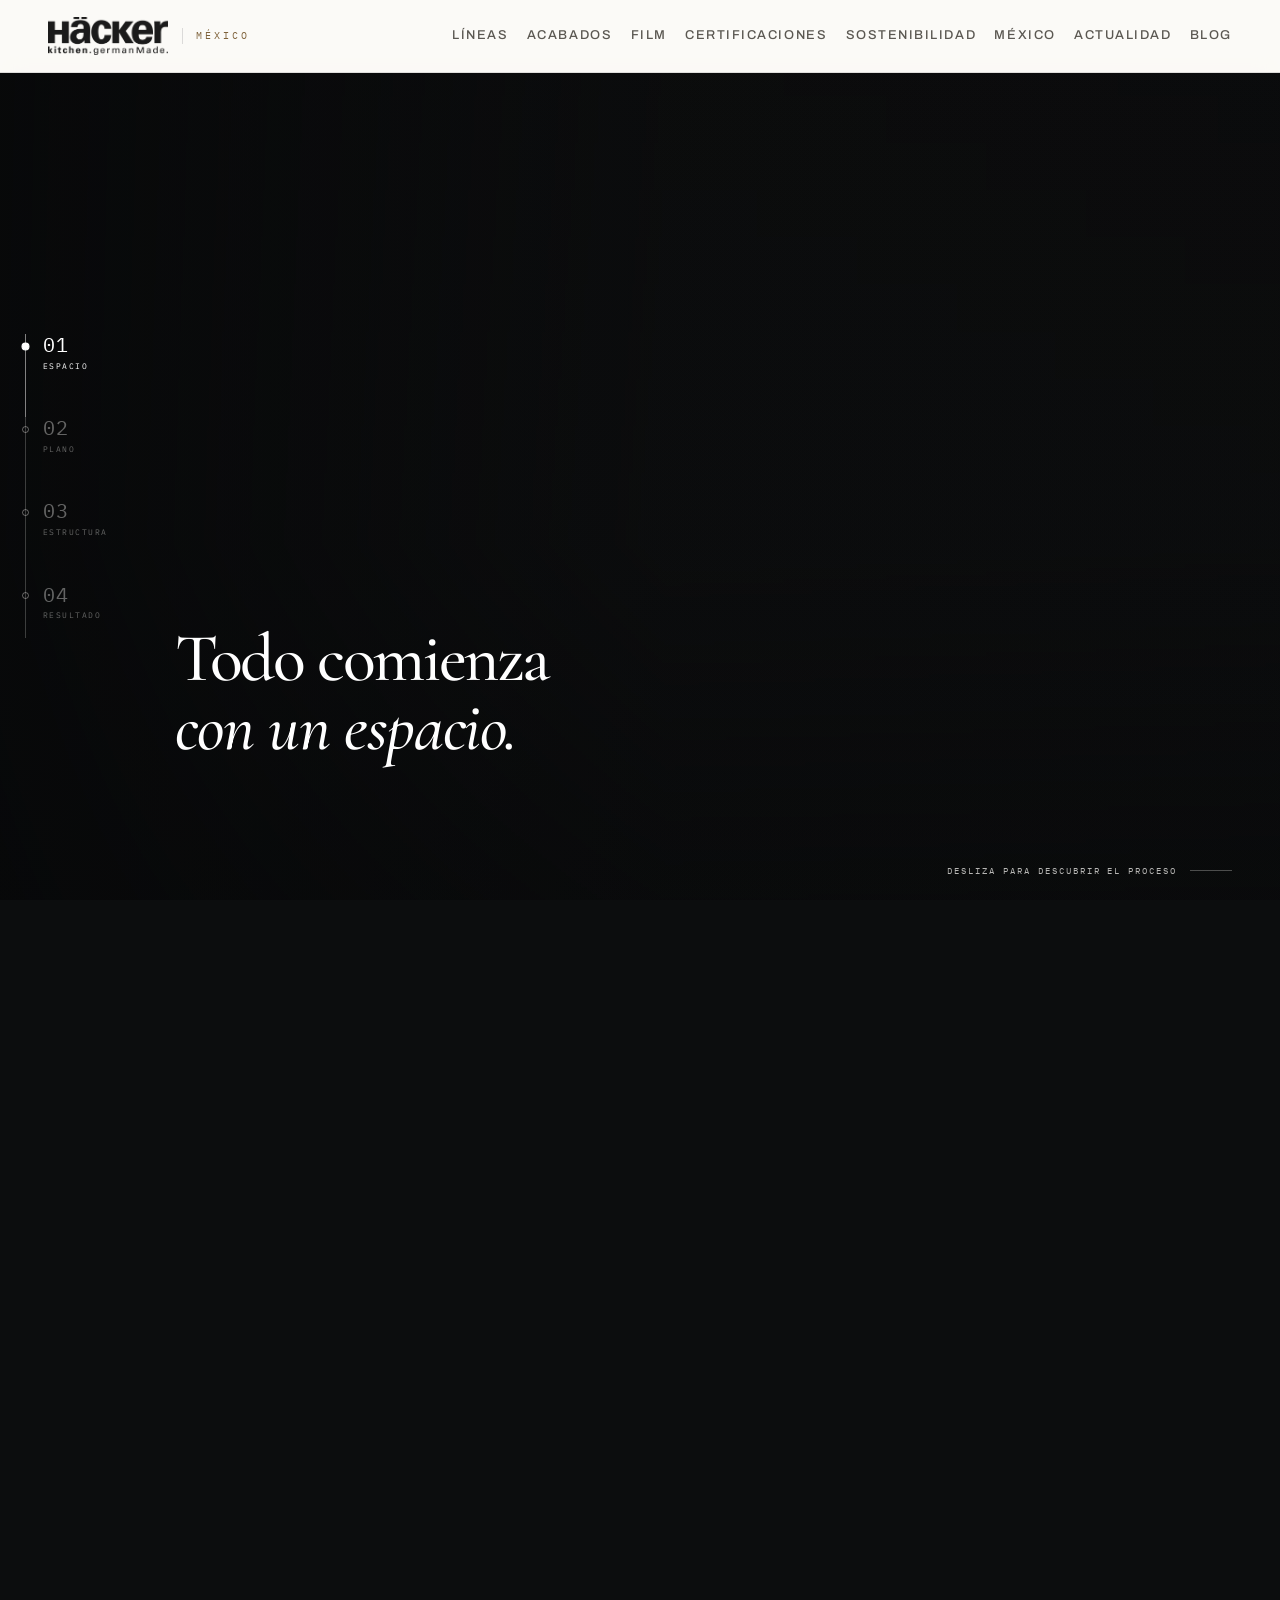
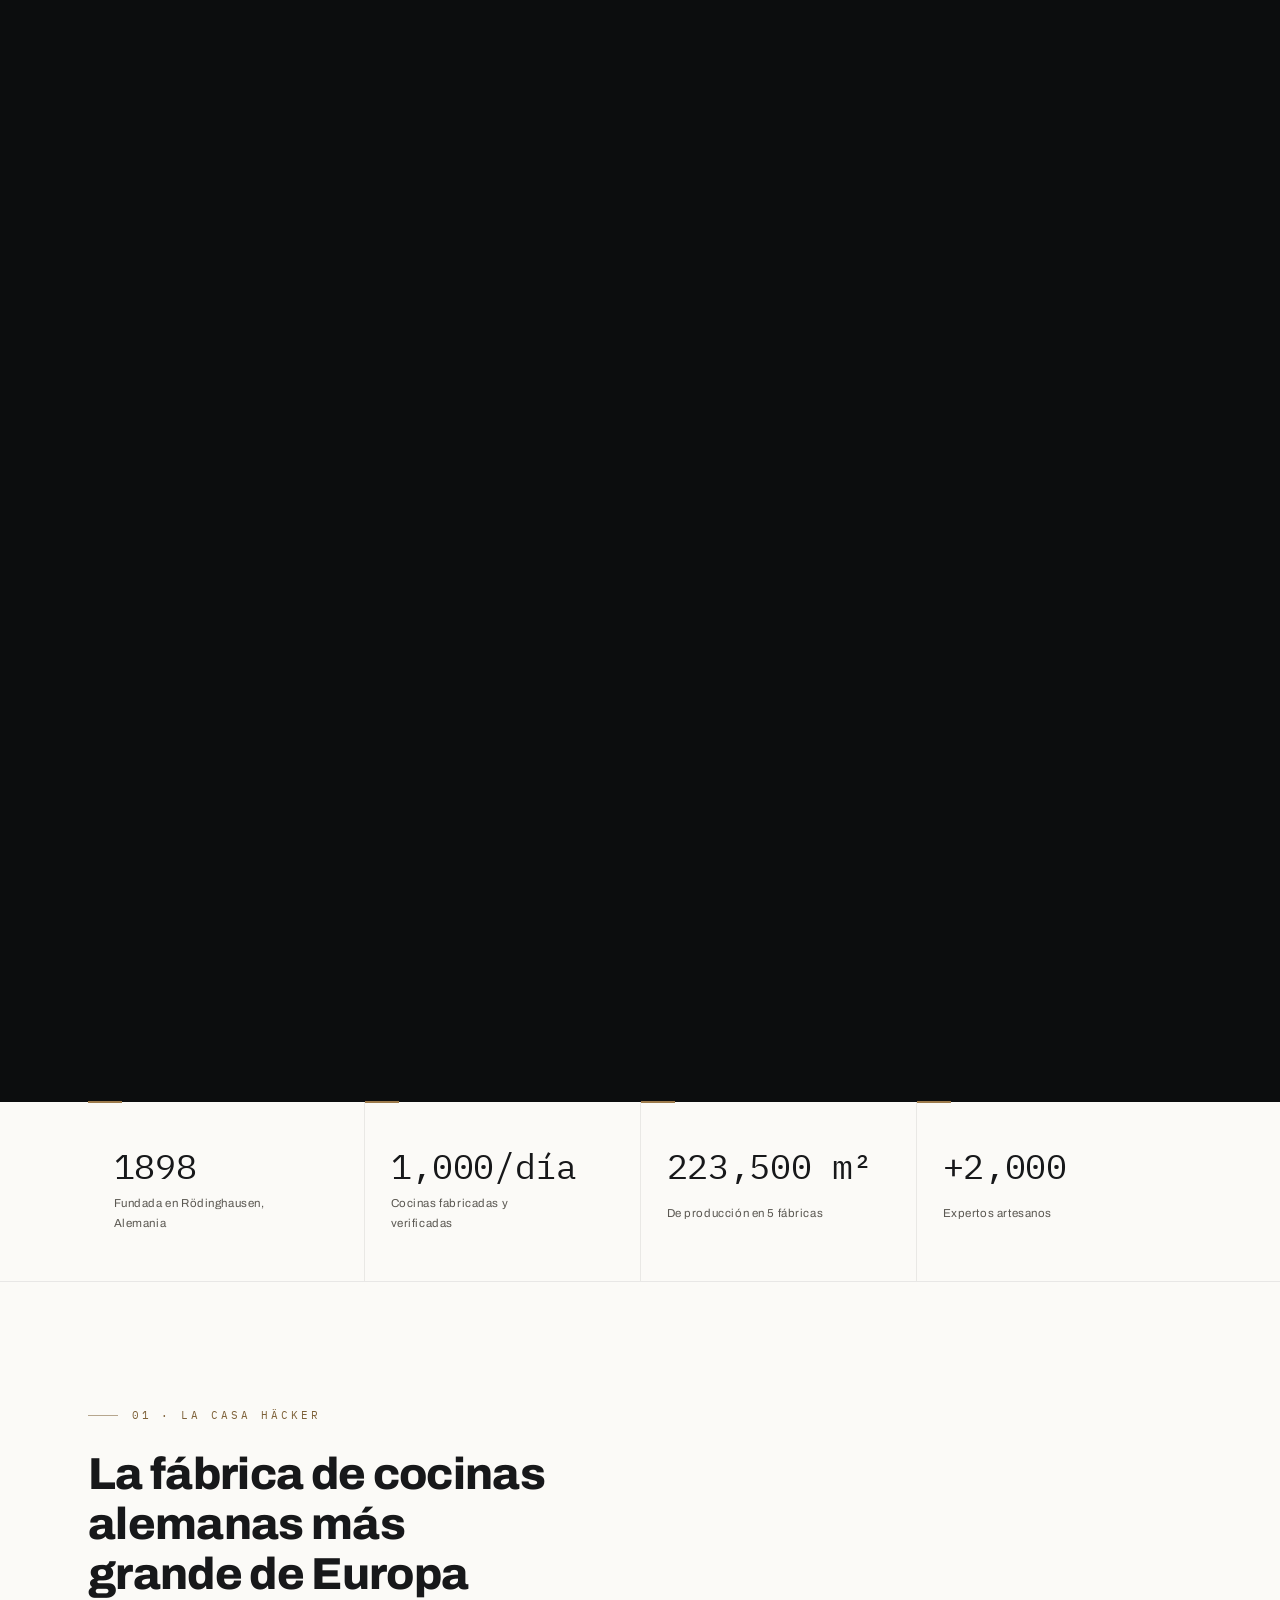
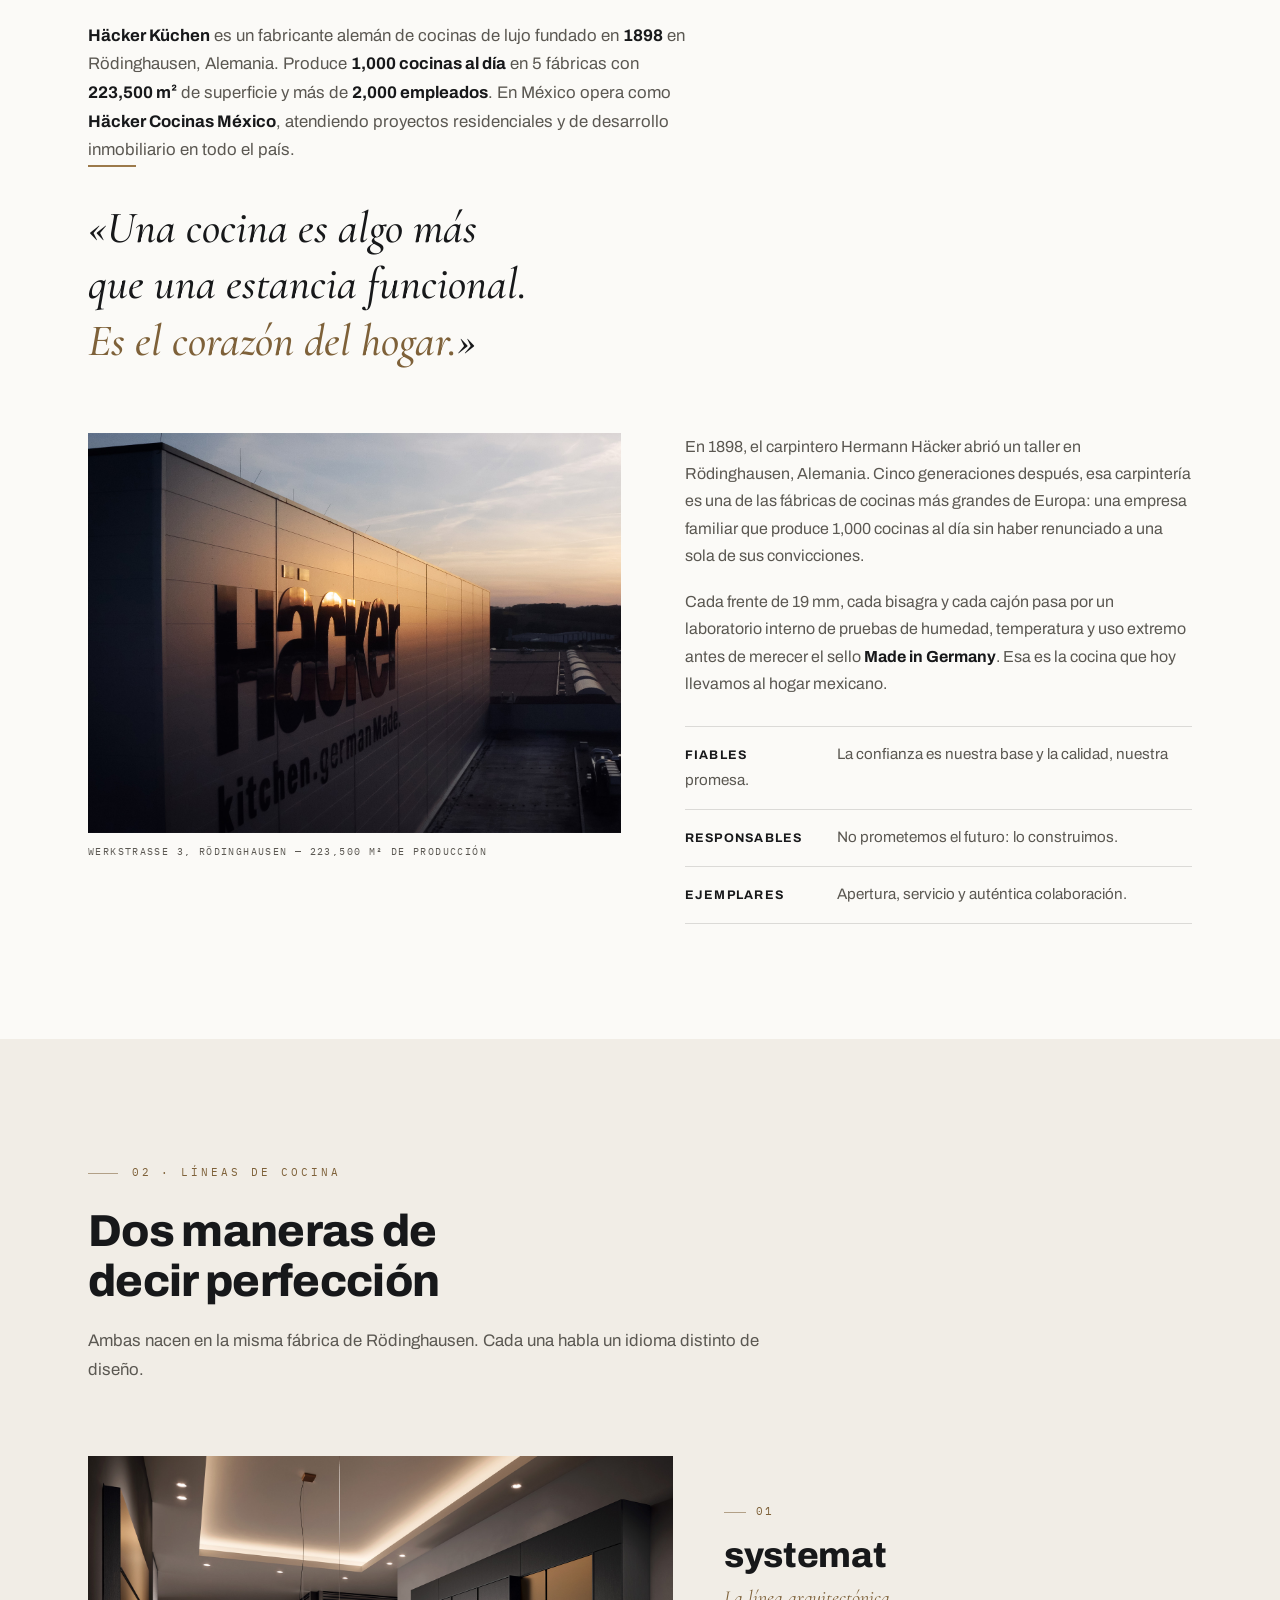
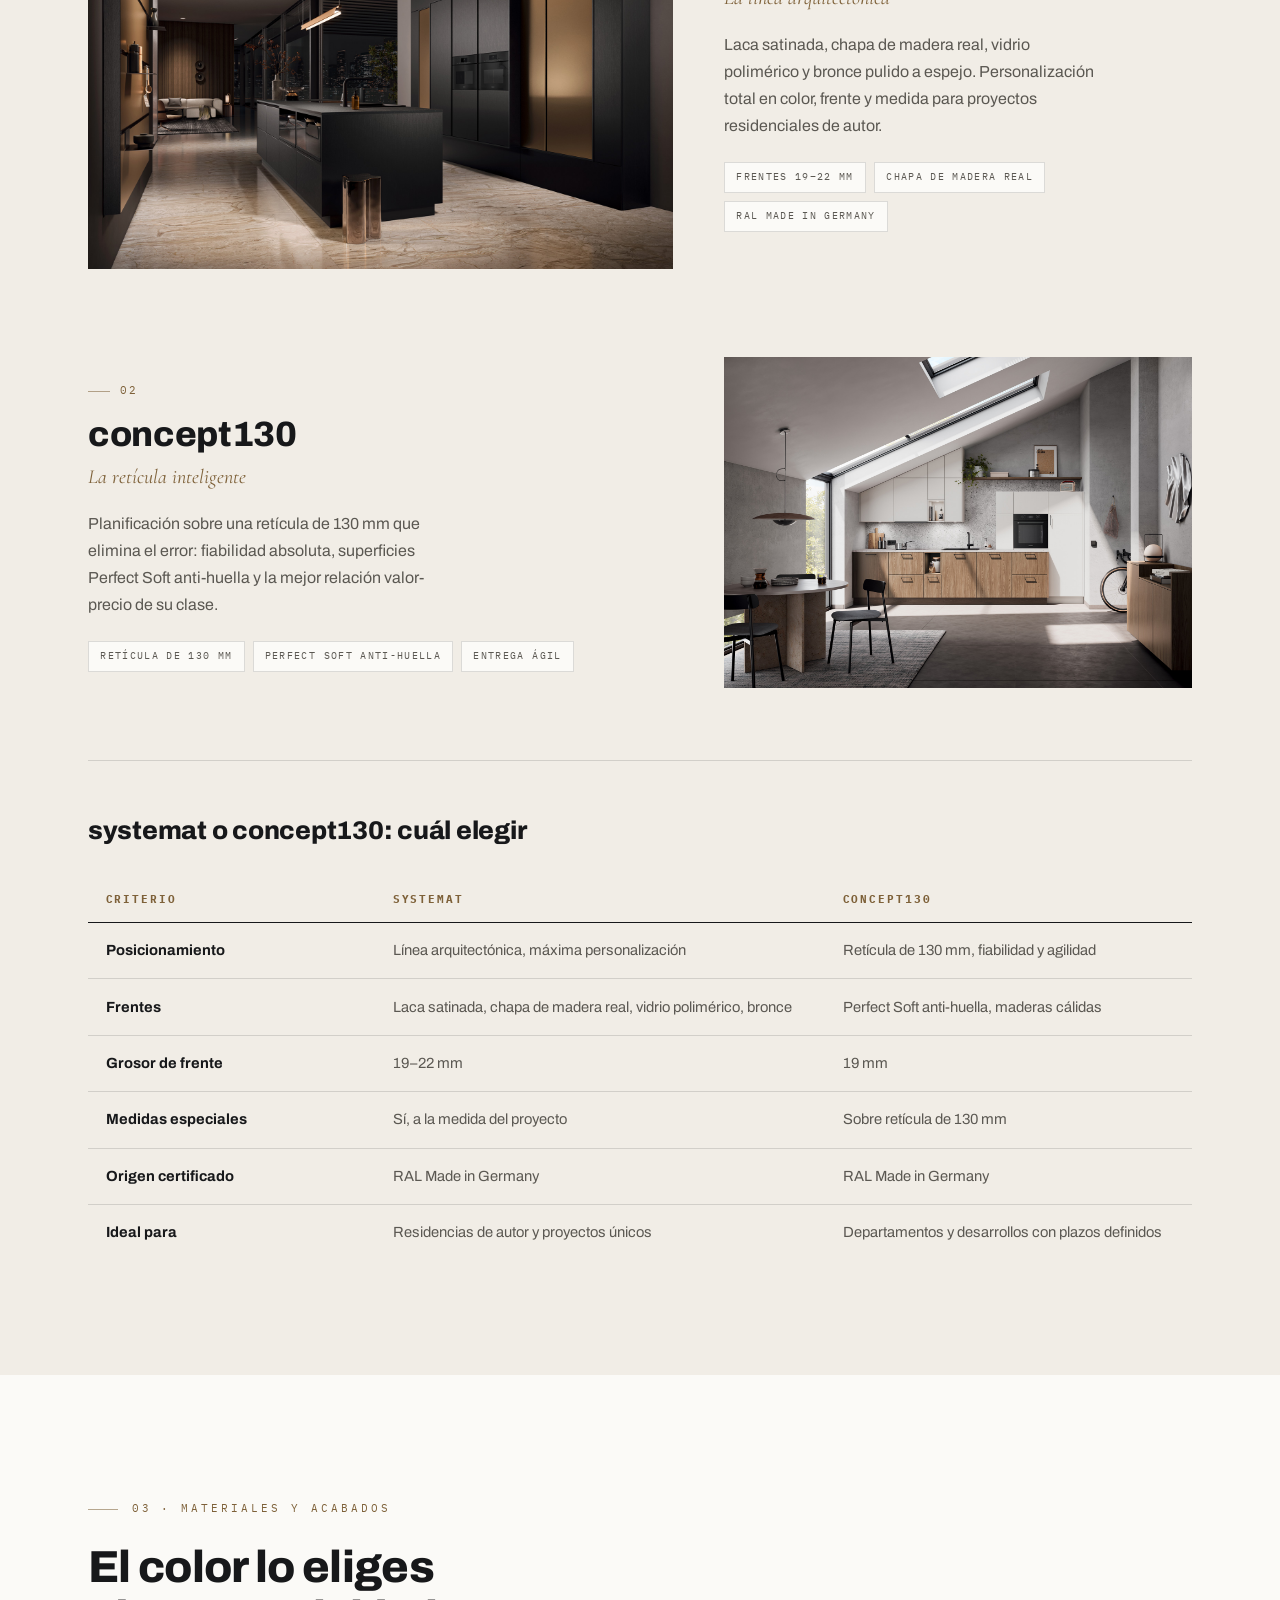
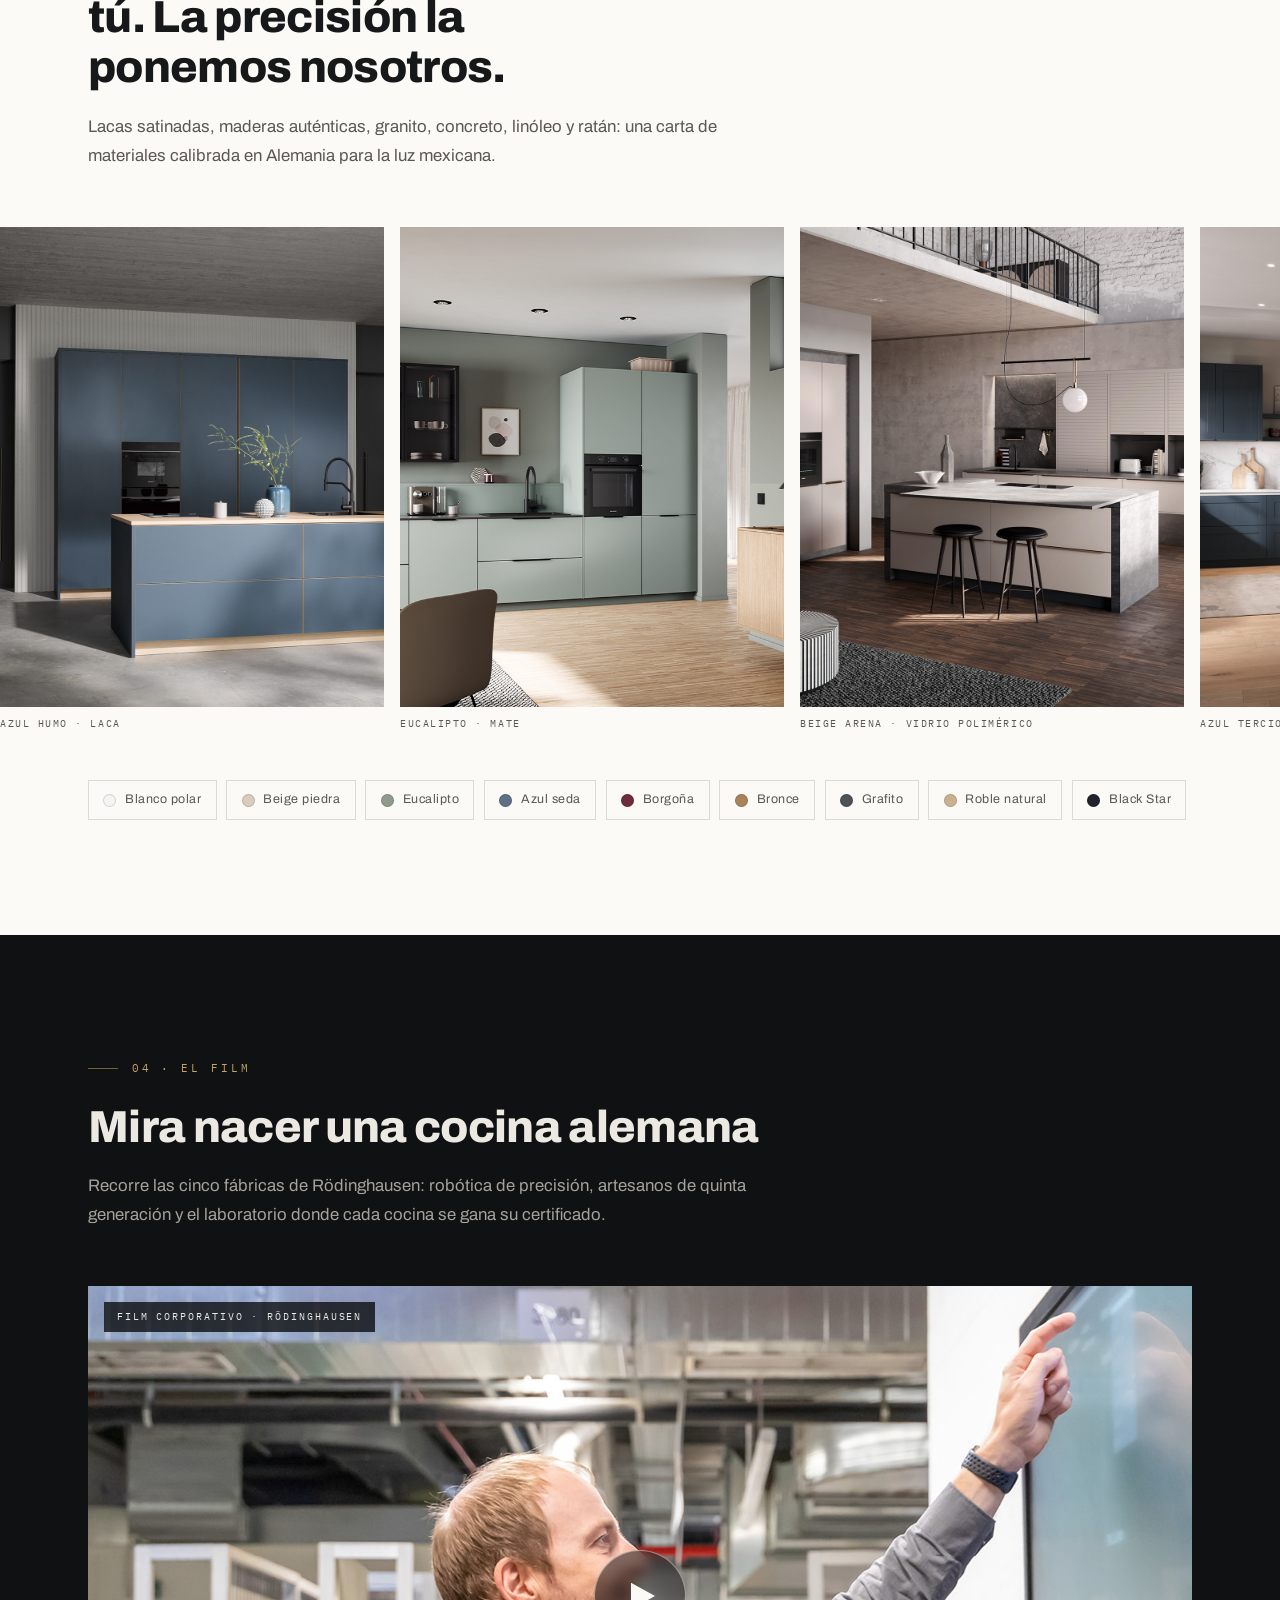
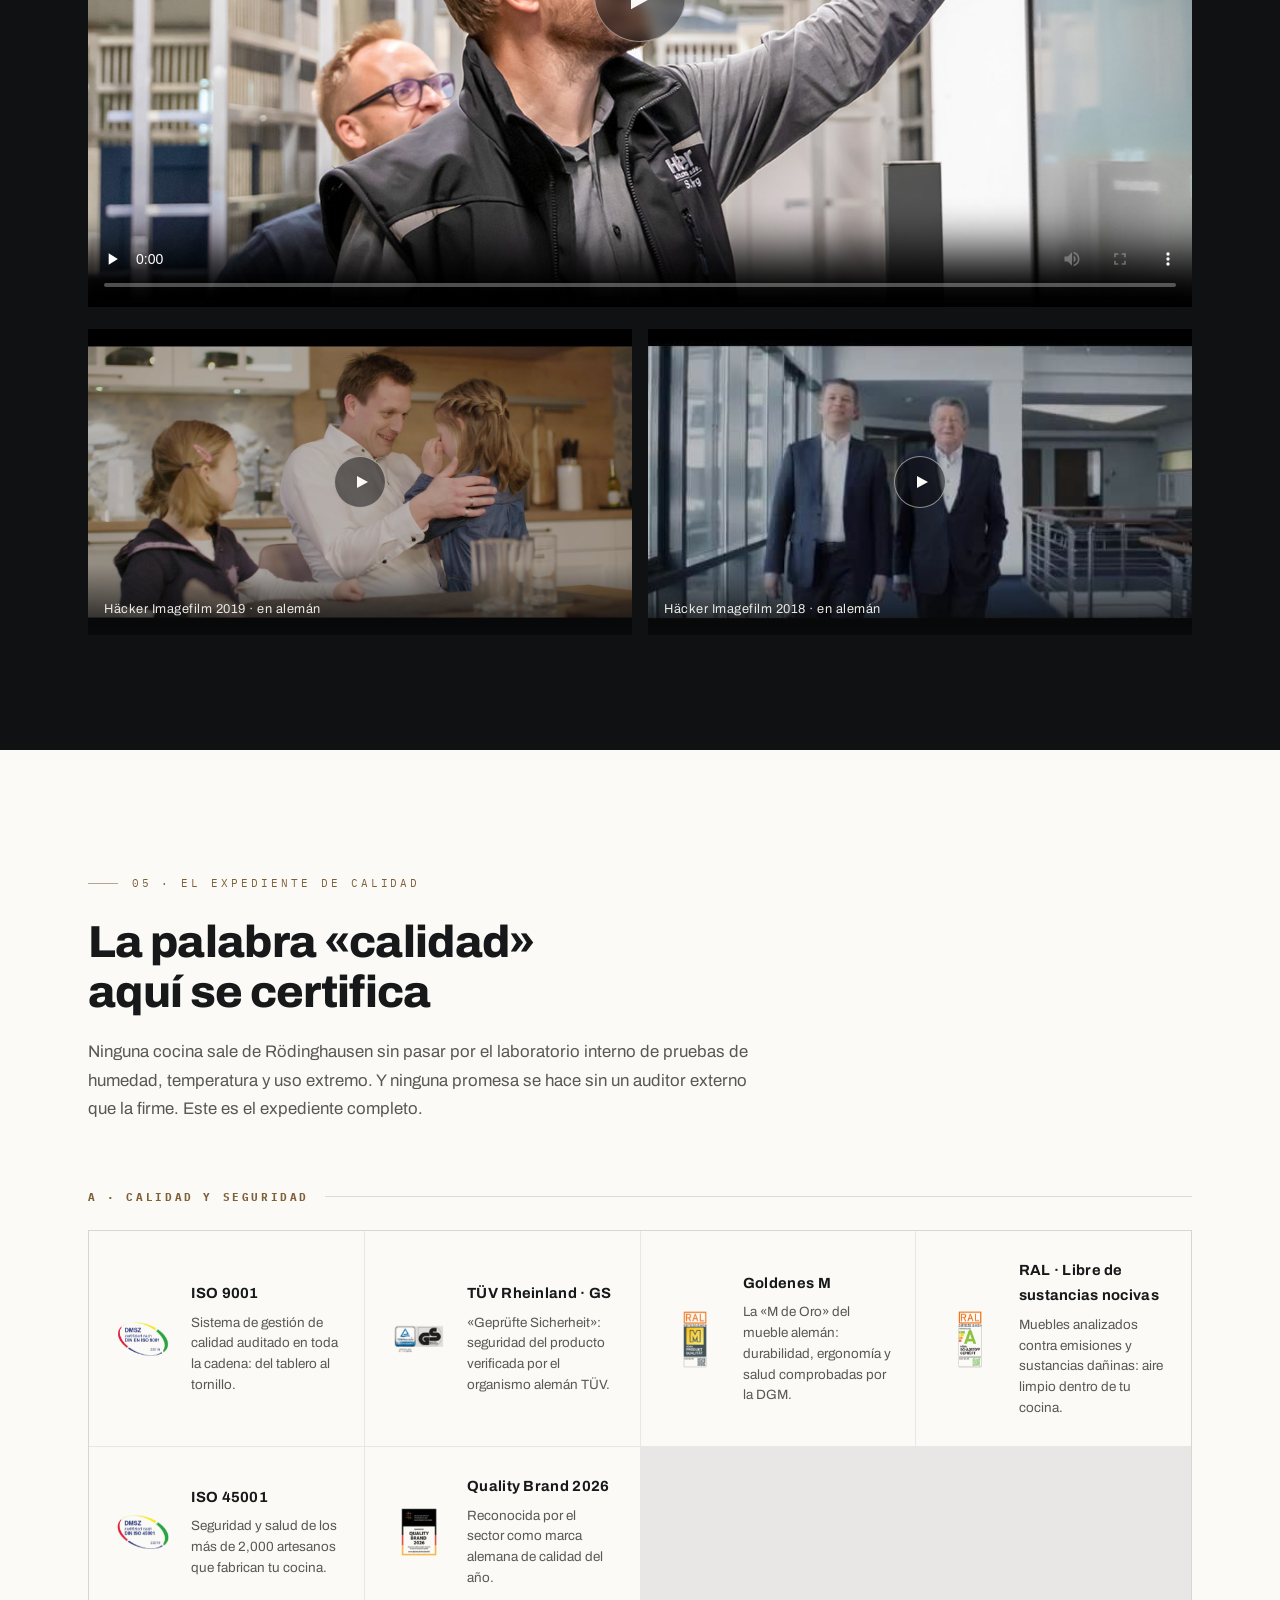
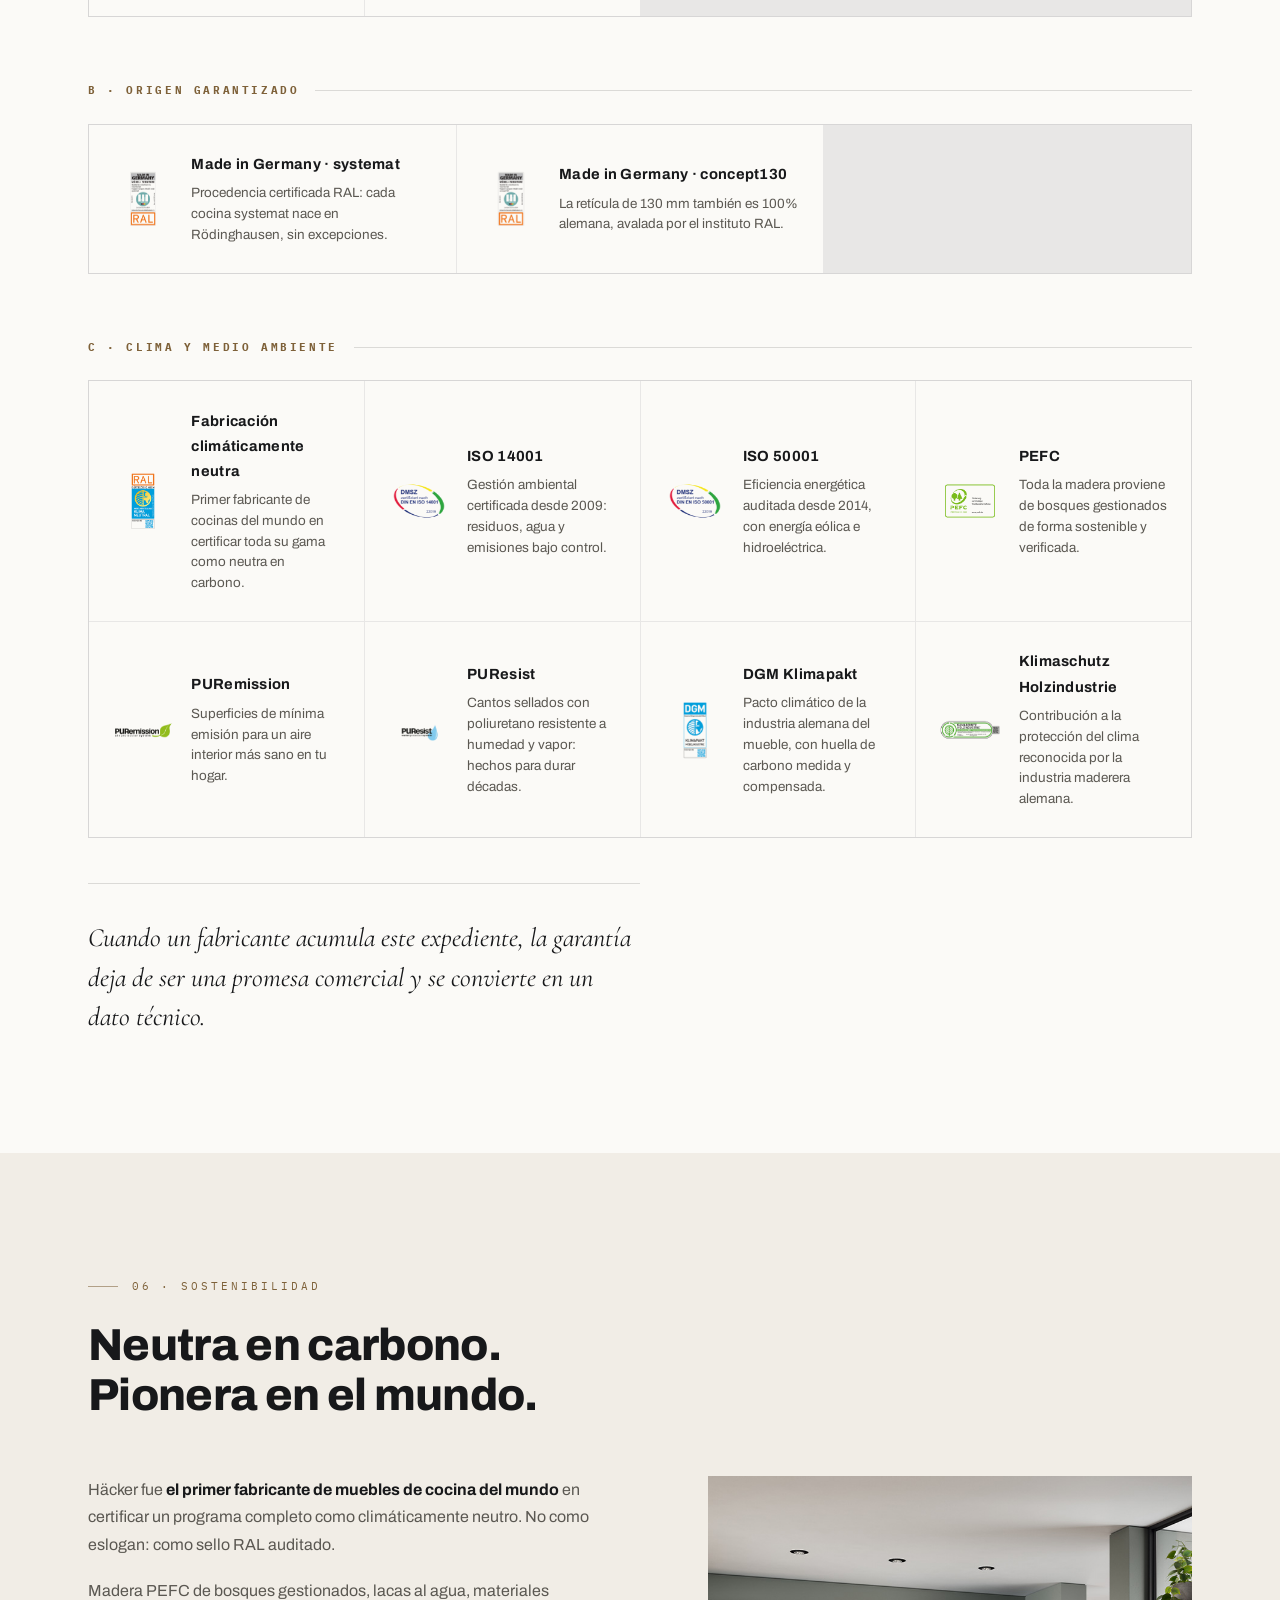
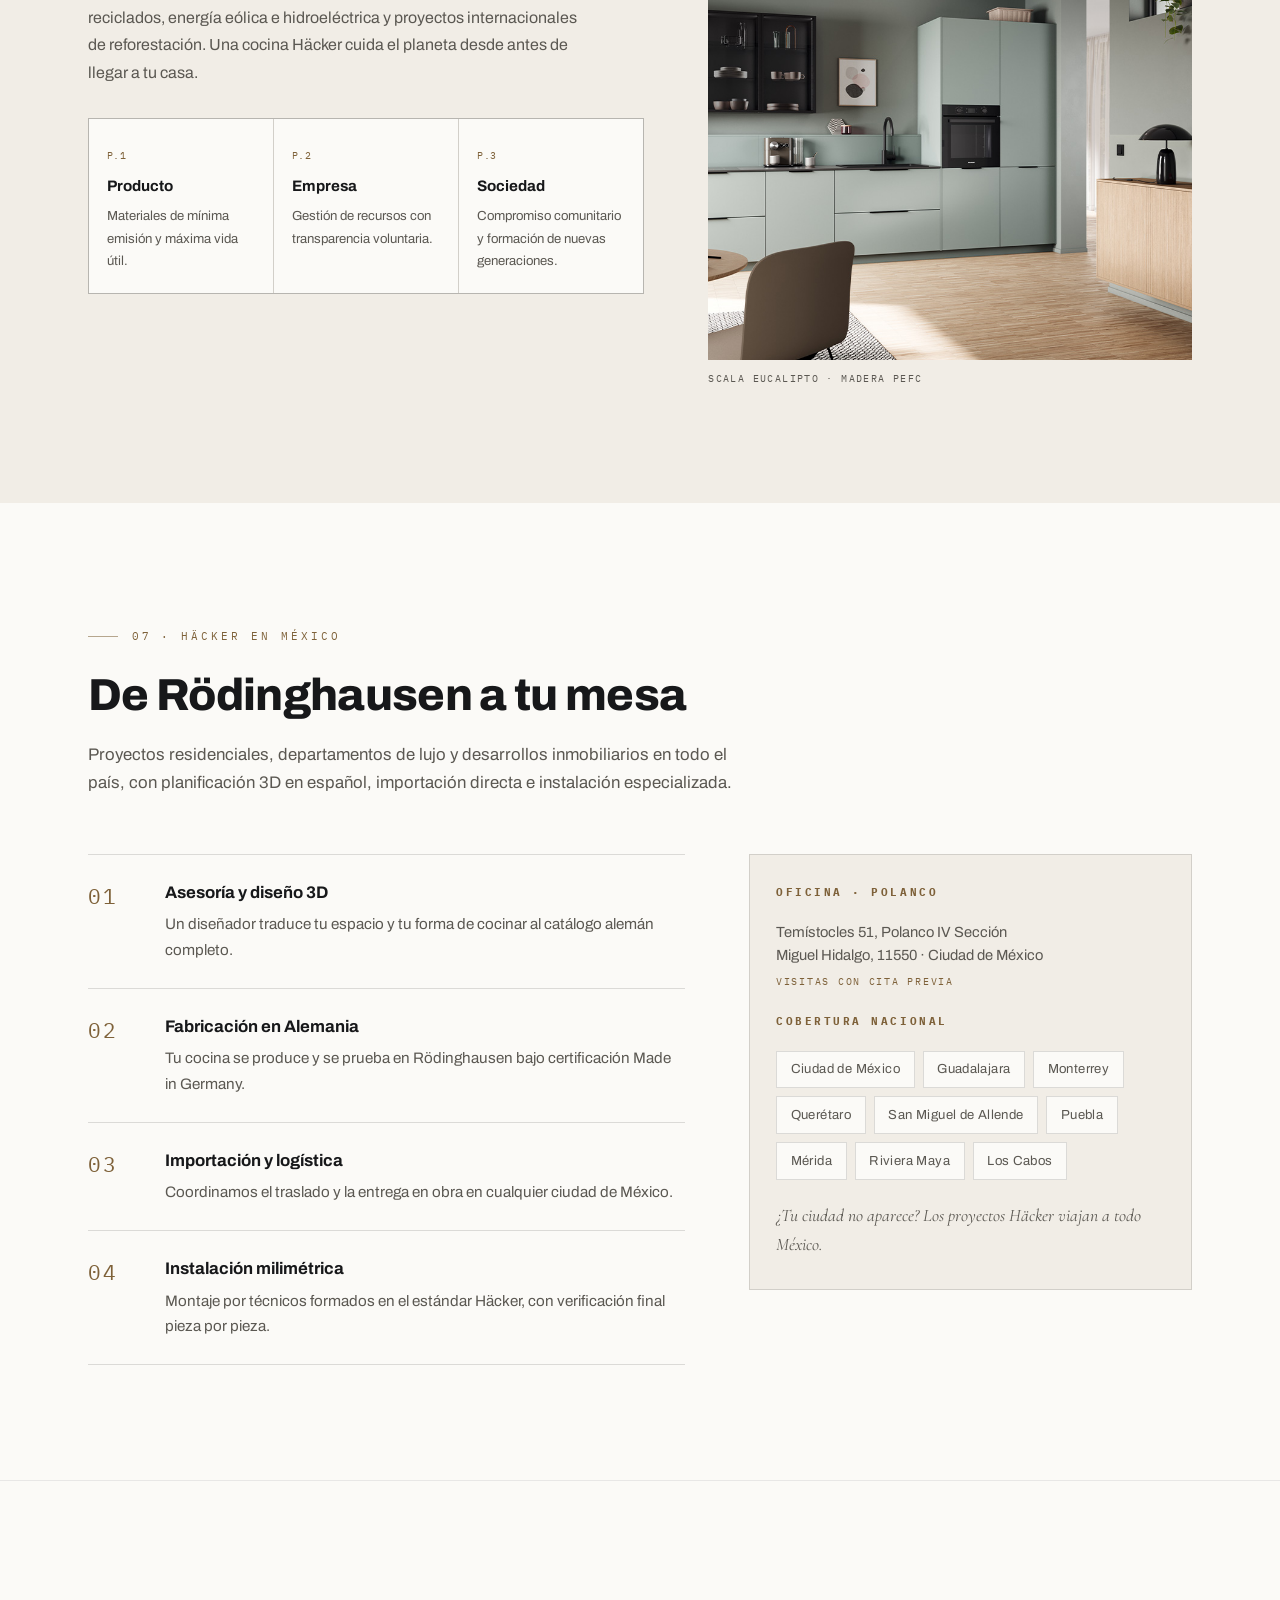
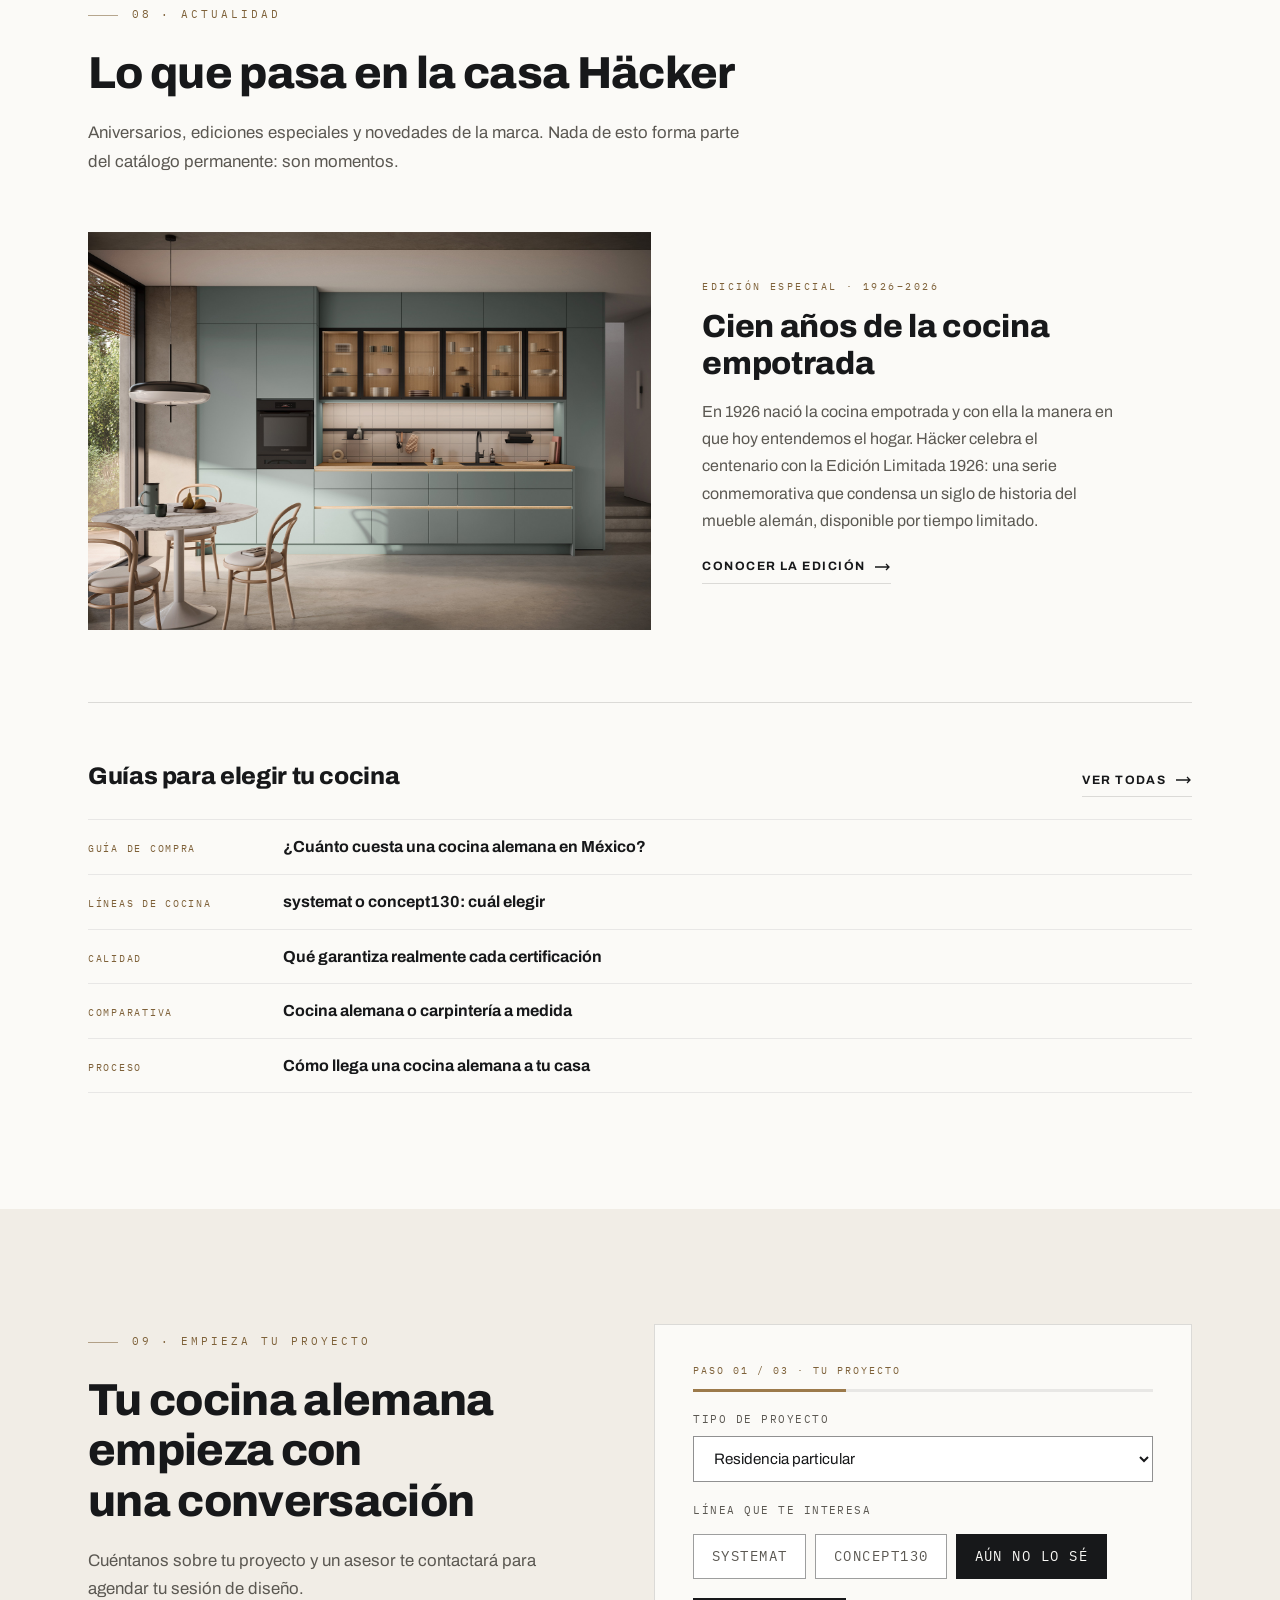
<file: index.html>
<!DOCTYPE html>
<html lang="es-MX">
<head>
  <!-- Google Tag Manager -->
  <script>(function(w,d,s,l,i){w[l]=w[l]||[];w[l].push({'gtm.start':
  new Date().getTime(),event:'gtm.js'});var f=d.getElementsByTagName(s)[0],
  j=d.createElement(s),dl=l!='dataLayer'?'&l='+l:'';j.async=true;j.src=
  'https://www.googletagmanager.com/gtm.js?id='+i+dl;f.parentNode.insertBefore(j,f);
  })(window,document,'script','dataLayer','GTM-P6LWNMBX');</script>
  <!-- End Google Tag Manager -->
  <meta charset="UTF-8">
  <meta name="viewport" content="width=device-width, initial-scale=1.0, viewport-fit=cover">

  <!-- ============================================================
       SEO PRINCIPAL — Häcker Cocinas México
       Dominio canónico: https://www.hackerkitchen.com.mx/
  ============================================================ -->
  <title>Cocinas Alemanas de Lujo en México | Häcker Küchen</title>
  <meta name="description" content="Häcker Küchen en México: cocinas alemanas de lujo Made in Germany desde 1898, climáticamente neutras y certificadas ISO y TÜV. Agenda tu asesoría de diseño 3D.">
  <meta name="robots" content="index, follow, max-image-preview:large, max-snippet:-1, max-video-preview:-1">
  <meta name="author" content="Häcker Cocinas México">
  <meta name="theme-color" content="#FBFAF7">
  <link rel="canonical" href="https://www.hackerkitchen.com.mx/">

  <!-- hreflang: solo el mercado que controlamos. Enlazar al dominio alemán
       rompería la reciprocidad y Google podría servir su sitio en vez del nuestro. -->
  <link rel="alternate" hreflang="es-MX" href="https://www.hackerkitchen.com.mx/">
  <link rel="alternate" hreflang="x-default" href="https://www.hackerkitchen.com.mx/">

  <!-- Open Graph -->
  <meta property="og:type" content="website">
  <meta property="og:locale" content="es_MX">
  <meta property="og:site_name" content="Häcker Cocinas México">
  <meta property="og:title" content="Cocinas Alemanas de Lujo en México | Häcker Küchen">
  <meta property="og:description" content="Cocinas alemanas de lujo Made in Germany desde 1898. Climáticamente neutras, certificadas ISO y TÜV. Ahora con asesoría de diseño en México.">
  <meta property="og:url" content="https://www.hackerkitchen.com.mx/">
  <meta property="og:image" content="https://www.hackerkitchen.com.mx/assets/images/100_jek_av_6000_panorama_blau_2560x1250.jpg">
  <meta property="og:image:type" content="image/jpeg">
  <meta property="og:image:width" content="2560">
  <meta property="og:image:height" content="1250">
  <meta property="og:image:alt" content="Cocina alemana Häcker AV 6000 en azul panorámico, Made in Germany">

  <!-- Twitter Card -->
  <meta name="twitter:card" content="summary_large_image">
  <meta name="twitter:title" content="Cocinas Alemanas de Lujo en México | Häcker Küchen">
  <meta name="twitter:description" content="Made in Germany desde 1898. 1,000 cocinas al día. Climáticamente neutras y certificadas. Ahora en México.">
  <meta name="twitter:image" content="https://www.hackerkitchen.com.mx/assets/images/100_jek_av_6000_panorama_blau_2560x1250.jpg">
  <meta name="twitter:image:alt" content="Cocina alemana Häcker AV 6000 en azul panorámico, Made in Germany">

  <!-- Rendimiento: la primera fase del hero es el LCP y se precarga según viewport -->
  <link rel="preconnect" href="https://fonts.googleapis.com">
  <link rel="preconnect" href="https://fonts.gstatic.com" crossorigin>
  <link rel="preload" as="image" fetchpriority="high" media="(min-width: 901px)" href="assets/images/hero-process/desktop/phase-1.webp">
  <link rel="preload" as="image" fetchpriority="high" media="(max-width: 900px)" href="assets/images/hero-process/mobile/phase-1.webp">

  <!-- Tipografía sin bloquear el renderizado (Archivo · Cormorant Garamond · IBM Plex Mono) -->
  <link rel="preload" as="style" href="https://fonts.googleapis.com/css2?family=Archivo:wght@400;500;700;800&family=Cormorant+Garamond:ital,wght@1,500&family=IBM+Plex+Mono:wght@400;500&display=swap">
  <link rel="stylesheet" media="print" onload="this.media='all';this.onload=null" href="https://fonts.googleapis.com/css2?family=Archivo:wght@400;500;700;800&family=Cormorant+Garamond:ital,wght@1,500&family=IBM+Plex+Mono:wght@400;500&display=swap">
  <noscript><link rel="stylesheet" href="https://fonts.googleapis.com/css2?family=Archivo:wght@400;500;700;800&family=Cormorant+Garamond:ital,wght@1,500&family=IBM+Plex+Mono:wght@400;500&display=swap"></noscript>

  <link rel="stylesheet" href="css/styles.css">

  <!-- Favicons en archivos reales: Google no usa data: URI para el icono del SERP -->
  <link rel="icon" href="/favicon.ico" sizes="32x32">
  <link rel="icon" type="image/svg+xml" href="/assets/icons/favicon.svg">
  <link rel="apple-touch-icon" href="/apple-touch-icon.png">
  <link rel="manifest" href="/site.webmanifest">

  <!-- ============================================================
       DATOS ESTRUCTURADOS (JSON-LD) — SEO + GEO
       Optimizado para buscadores clásicos y motores generativos
  ============================================================ -->
  <script type="application/ld+json">
  {
    "@context": "https://schema.org",
    "@graph": [
      {
        "@type": "Organization",
        "@id": "https://www.haecker-kuechen.com/#matriz",
        "name": "Häcker Küchen GmbH & Co. KG",
        "url": "https://www.haecker-kuechen.com/",
        "description": "Fabricante alemán de cocinas de lujo fundado en 1898 en Rödinghausen, Alemania. Produce 1,000 cocinas al día en 5 fábricas con 223,500 m² de superficie de producción y más de 2,000 empleados.",
        "foundingDate": "1898",
        "address": {
          "@type": "PostalAddress",
          "streetAddress": "Werkstraße 3",
          "postalCode": "32289",
          "addressLocality": "Rödinghausen",
          "addressCountry": "DE"
        },
        "sameAs": [
          "https://www.haecker-kuechen.com/",
          "https://www.facebook.com/haeckerkuechen",
          "https://www.instagram.com/haeckerkuechen/",
          "https://www.pinterest.de/haeckerkuechen/",
          "https://www.linkedin.com/company/h-cker-k-chen-gmbh-&-co--kg/",
          "https://www.youtube.com/channel/UCLhVb-wuSguLFLpVPP7nQXw"
        ],
        "hasCertification": [
          {
            "@type": "Certification",
            "name": "ISO 9001 — Gestión de calidad",
            "certificationStatus": "https://schema.org/CertificationActive"
          },
          {
            "@type": "Certification",
            "name": "ISO 14001 — Gestión ambiental",
            "validFrom": "2009-01-01",
            "certificationStatus": "https://schema.org/CertificationActive"
          },
          {
            "@type": "Certification",
            "name": "ISO 45001 — Seguridad y salud ocupacional",
            "certificationStatus": "https://schema.org/CertificationActive"
          },
          {
            "@type": "Certification",
            "name": "ISO 50001 — Gestión energética",
            "validFrom": "2014-01-01",
            "certificationStatus": "https://schema.org/CertificationActive"
          },
          {
            "@type": "Certification",
            "name": "TÜV Rheinland GS — Seguridad comprobada",
            "issuedBy": { "@type": "Organization", "name": "TÜV Rheinland", "url": "https://www.tuv.com/" },
            "certificationStatus": "https://schema.org/CertificationActive"
          },
          {
            "@type": "Certification",
            "name": "Goldenes M — Deutsche Gütegemeinschaft Möbel",
            "issuedBy": { "@type": "Organization", "name": "Deutsche Gütegemeinschaft Möbel e.V.", "url": "https://www.dgm-moebel.de/" },
            "certificationStatus": "https://schema.org/CertificationActive"
          },
          {
            "@type": "Certification",
            "name": "RAL Made in Germany",
            "issuedBy": { "@type": "Organization", "name": "RAL Deutsches Institut für Gütesicherung und Kennzeichnung", "url": "https://www.ral-guetezeichen.de/" },
            "certificationStatus": "https://schema.org/CertificationActive"
          },
          {
            "@type": "Certification",
            "name": "RAL — Muebles verificados libres de sustancias nocivas",
            "issuedBy": { "@type": "Organization", "name": "RAL Deutsches Institut für Gütesicherung und Kennzeichnung", "url": "https://www.ral-guetezeichen.de/" },
            "certificationStatus": "https://schema.org/CertificationActive"
          },
          {
            "@type": "Certification",
            "name": "RAL — Fabricación de muebles climáticamente neutra",
            "issuedBy": { "@type": "Organization", "name": "RAL Deutsches Institut für Gütesicherung und Kennzeichnung", "url": "https://www.ral-guetezeichen.de/" },
            "certificationStatus": "https://schema.org/CertificationActive"
          },
          {
            "@type": "Certification",
            "name": "PEFC — Madera de bosques gestionados sosteniblemente",
            "issuedBy": { "@type": "Organization", "name": "PEFC", "url": "https://www.pefc.org/" },
            "certificationStatus": "https://schema.org/CertificationActive"
          }
        ]
      },
      {
        "@type": ["Organization", "HomeAndConstructionBusiness"],
        "@id": "https://www.hackerkitchen.com.mx/#organizacion",
        "name": "Häcker Cocinas México",
        "alternateName": ["Häcker Küchen México", "Hacker Cocinas México", "Hacker Kitchen México"],
        "url": "https://www.hackerkitchen.com.mx/",
        "address": {
          "@type": "PostalAddress",
          "streetAddress": "Temístocles 51, Polanco IV Sección",
          "addressLocality": "Miguel Hidalgo, Ciudad de México",
          "addressRegion": "CDMX",
          "postalCode": "11550",
          "addressCountry": "MX"
        },
        "logo": {
          "@type": "ImageObject",
          "url": "https://www.hackerkitchen.com.mx/assets/logos/hacker-logo.png",
          "width": 1233,
          "height": 423,
          "caption": "Häcker kitchen. german Made."
        },
        "image": "https://www.hackerkitchen.com.mx/assets/images/100_jek_av_6000_panorama_blau_2560x1250.jpg",
        "description": "Representación en México de Häcker Küchen, fabricante alemán de cocinas de lujo fundado en 1898. Atiende proyectos residenciales y de desarrollo inmobiliario en todo el país con planificación 3D en español, importación directa e instalación especializada.",
        "slogan": "kitchen. german Made.",
        "parentOrganization": { "@id": "https://www.haecker-kuechen.com/#matriz" },
        "brand": {
          "@type": "Brand",
          "name": "Häcker Küchen",
          "logo": "https://www.hackerkitchen.com.mx/assets/logos/hacker-logo.png"
        },
        "areaServed": { "@type": "Country", "name": "México" },
        "knowsLanguage": ["es-MX", "de", "en"],
        "priceRange": "$$"
      },
      {
        "@type": "WebSite",
        "@id": "https://www.hackerkitchen.com.mx/#sitioweb",
        "url": "https://www.hackerkitchen.com.mx/",
        "name": "Häcker Cocinas México",
        "inLanguage": "es-MX",
        "publisher": { "@id": "https://www.hackerkitchen.com.mx/#organizacion" }
      },
      {
        "@type": ["WebPage", "FAQPage"],
        "@id": "https://www.hackerkitchen.com.mx/#paginaprincipal",
        "url": "https://www.hackerkitchen.com.mx/",
        "name": "Cocinas Alemanas de Lujo en México | Häcker Küchen",
        "description": "Häcker Küchen en México: cocinas alemanas de lujo Made in Germany desde 1898, climáticamente neutras y certificadas ISO y TÜV.",
        "isPartOf": { "@id": "https://www.hackerkitchen.com.mx/#sitioweb" },
        "about": { "@id": "https://www.hackerkitchen.com.mx/#organizacion" },
        "inLanguage": "es-MX",
        "datePublished": "2026-07-15",
        "dateModified": "2026-08-25",
        "primaryImageOfPage": {
          "@type": "ImageObject",
          "url": "https://www.hackerkitchen.com.mx/assets/images/100_jek_av_6000_panorama_blau_2560x1250.jpg",
          "width": 2560,
          "height": 1250,
          "caption": "Cocina alemana Häcker AV 6000 en azul, Made in Germany"
        },
        "hasPart": [
          { "@id": "https://www.hackerkitchen.com.mx/blog/#blog" },
          { "@id": "https://www.hackerkitchen.com.mx/#lineas" },
          { "@id": "https://www.hackerkitchen.com.mx/#filmcorporativo" }
        ],
        "mainEntity": [
          {
            "@type": "Question",
            "name": "¿Cuánto cuesta una cocina alemana Häcker en México?",
            "acceptedAnswer": {
              "@type": "Answer",
              "text": "Los proyectos parten desde $150,000 MXN, que corresponde a una cocina concept130 compacta. El presupuesto final depende de siete variables: el frente, el cuerpo, los herrajes, la encimera, los electrodomésticos, el número de módulos y la instalación. Una cocina systemat personalizada se cotiza según diseño; agenda una asesoría para recibir un presupuesto sobre tu espacio real."
            }
          },
          {
            "@type": "Question",
            "name": "¿Dónde puedo comprar cocinas alemanas Häcker en México?",
            "acceptedAnswer": {
              "@type": "Answer",
              "text": "Atendemos proyectos en todo el país: Ciudad de México, Guadalajara, Monterrey, Querétaro, San Miguel de Allende, Puebla, Mérida, Riviera Maya y Los Cabos. Agenda una asesoría desde la sección de contacto y un especialista planificará tu cocina en 3D con el catálogo alemán completo."
            }
          },
          {
            "@type": "Question",
            "name": "¿Qué certificaciones respaldan a Häcker?",
            "acceptedAnswer": {
              "@type": "Answer",
              "text": "ISO 9001, ISO 14001, ISO 45001 e ISO 50001; el sello GS de TÜV Rheinland; el Goldenes M de la DGM; RAL de muebles libres de sustancias nocivas; RAL Made in Germany para systemat y concept130; PEFC de madera sostenible, y la certificación de fabricación climáticamente neutra, la primera del mundo en cocinas."
            }
          },
          {
            "@type": "Question",
            "name": "¿Cuál es la diferencia entre systemat y concept130?",
            "acceptedAnswer": {
              "@type": "Answer",
              "text": "systemat es la línea arquitectónica de máxima personalización: lacas satinadas, chapa de madera real, vidrio polimérico y medidas especiales. concept130 se planifica sobre una retícula de 130 mm que garantiza fiabilidad, valor y plazos ágiles. Ambas se fabrican en Rödinghausen, Alemania."
            }
          },
          {
            "@type": "Question",
            "name": "¿Qué es la Edición Limitada 1926?",
            "acceptedAnswer": {
              "@type": "Answer",
              "text": "Es una edición especial conmemorativa por los 100 años de la cocina empotrada (1926-2026), no una línea del catálogo. Häcker tiene dos líneas de cocina, systemat y concept130; la Edición 1926 es una serie limitada disponible por tiempo limitado."
            }
          },
          {
            "@type": "Question",
            "name": "¿Las cocinas realmente se fabrican en Alemania?",
            "acceptedAnswer": {
              "@type": "Answer",
              "text": "Sí: el 100% de la producción ocurre en Rödinghausen, en 5 fábricas con 223,500 m² y más de 2,000 empleados, con capacidad de 1,000 cocinas al día. La procedencia está avalada por el certificado RAL Made in Germany."
            }
          },
          {
            "@type": "Question",
            "name": "¿Qué tan sostenible es una cocina Häcker?",
            "acceptedAnswer": {
              "@type": "Answer",
              "text": "Häcker fue el primer fabricante de cocinas del mundo con toda su gama certificada como climáticamente neutra. Usa madera PEFC, lacas al agua, materiales reciclados y energía eólica e hidroeléctrica, además de financiar proyectos de reforestación."
            }
          },
          {
            "@type": "Question",
            "name": "¿Cómo se garantiza la calidad antes de la entrega?",
            "acceptedAnswer": {
              "@type": "Answer",
              "text": "Cada componente pasa por el laboratorio interno de pruebas de Häcker: ensayos de humedad, temperatura y uso intensivo. La producción se audita bajo ISO 9001, TÜV Rheinland (sello GS) y la Deutsche Gütegemeinschaft Möbel (Goldenes M)."
            }
          }
        ]
      },
      {
        "@type": "VideoObject",
        "@id": "https://www.hackerkitchen.com.mx/#filmcorporativo",
        "name": "Häcker Küchen — Film corporativo de fábrica",
        "description": "Recorrido por la fábrica de Häcker Küchen en Rödinghausen, Alemania: 223,500 m² de producción, laboratorio interno de pruebas y 1,000 cocinas fabricadas al día.",
        "thumbnailUrl": ["https://www.hackerkitchen.com.mx/assets/images/produktion_1700x1200.jpg"],
        "contentUrl": "https://www.hackerkitchen.com.mx/assets/videos/film-haecker-1080.mp4",
        "uploadDate": "2023-01-01T00:00:00-06:00",
        "duration": "PT1M49S",
        "inLanguage": "en",
        "isFamilyFriendly": true,
        "publisher": { "@id": "https://www.hackerkitchen.com.mx/#organizacion" },
        "mainEntityOfPage": { "@id": "https://www.hackerkitchen.com.mx/#paginaprincipal" }
      },
      {
        "@type": "ItemList",
        "@id": "https://www.hackerkitchen.com.mx/#lineas",
        "name": "Líneas de cocina Häcker disponibles en México",
        "numberOfItems": 2,
        "itemListOrder": "https://schema.org/ItemListUnordered",
        "itemListElement": [
          {
            "@type": "ListItem",
            "position": 1,
            "item": {
              "@type": "ProductModel",
              "@id": "https://www.hackerkitchen.com.mx/#systemat",
              "name": "Häcker systemat",
              "description": "Línea arquitectónica de lujo: frentes de laca satinada de 19 a 22 mm, chapa de madera real, vidrio polimérico y bronce metálico, con medidas especiales. Fabricada en Rödinghausen con certificado RAL Made in Germany.",
              "image": "https://www.hackerkitchen.com.mx/assets/images/av7070_gl_bronze_av6088_gl_eiche_schwarz_m1_querformat_1700x1200.jpg",
              "brand": { "@type": "Brand", "name": "Häcker Küchen" },
              "manufacturer": { "@id": "https://www.haecker-kuechen.com/#matriz" },
              "countryOfOrigin": { "@type": "Country", "name": "Alemania" },
              "material": ["Laca satinada", "Chapa de madera real", "Vidrio polimérico", "Laca metálica bronce"]
            }
          },
          {
            "@type": "ListItem",
            "position": 2,
            "item": {
              "@type": "ProductModel",
              "@id": "https://www.hackerkitchen.com.mx/#concept130",
              "name": "Häcker concept130",
              "description": "Sistema de planificación sobre retícula de 130 mm: fiabilidad absoluta, entrega ágil y superficies Perfect Soft anti-huella. Fabricada en Rödinghausen con certificado RAL Made in Germany.",
              "image": "https://www.hackerkitchen.com.mx/assets/images/toronto_ulme_mocca_perfect_soft_sandgrau_m1_1700x1200.jpg",
              "brand": { "@type": "Brand", "name": "Häcker Küchen" },
              "manufacturer": { "@id": "https://www.haecker-kuechen.com/#matriz" },
              "countryOfOrigin": { "@type": "Country", "name": "Alemania" },
              "material": ["Perfect Soft anti-huella", "Maderas cálidas"],
              "offers": {
                "@type": "AggregateOffer",
                "priceCurrency": "MXN",
                "lowPrice": "150000",
                "availability": "https://schema.org/InStock",
                "areaServed": { "@type": "Country", "name": "México" },
                "seller": { "@id": "https://www.hackerkitchen.com.mx/#organizacion" },
                "url": "https://www.hackerkitchen.com.mx/#contacto"
              }
            }
          }
        ]
      },
      {
        "@type": "ProductModel",
        "@id": "https://www.hackerkitchen.com.mx/#edicion1926",
        "name": "Häcker Edición Limitada 1926",
        "description": "Edición especial conmemorativa por los 100 años de la cocina empotrada (1926-2026). No es una línea del catálogo Häcker —las líneas son systemat y concept130—, sino una serie limitada disponible por tiempo limitado.",
        "image": "https://www.hackerkitchen.com.mx/assets/images/100_jek_haecker_kueche_1700x1200.jpg",
        "brand": { "@type": "Brand", "name": "Häcker Küchen" },
        "manufacturer": { "@id": "https://www.haecker-kuechen.com/#matriz" },
        "countryOfOrigin": { "@type": "Country", "name": "Alemania" },
        "releaseDate": "2026-01-01"
      }
    ]
  }
  </script>
  <!-- Google tag (gtag.js) -->
  <script async src="https://www.googletagmanager.com/gtag/js?id=G-S4J8G2546M"></script>
  <script>
    window.dataLayer = window.dataLayer || [];
    function gtag(){dataLayer.push(arguments);}
    gtag('js', new Date());
    gtag('config', 'G-S4J8G2546M');
  </script>
</head>

<body>
  <!-- Google Tag Manager (noscript) -->
  <noscript><iframe src="https://www.googletagmanager.com/ns.html?id=GTM-P6LWNMBX"
  height="0" width="0" style="display:none;visibility:hidden"></iframe></noscript>
  <!-- End Google Tag Manager (noscript) -->

  <a class="skip-link" href="#contenido">Saltar al contenido</a>

  <!-- ============ NAVEGACIÓN ============ -->
  <header class="site-header" id="siteHeader">
    <div class="site-header__inner">
      <a class="brand" href="#inicio" aria-label="Häcker Cocinas México — inicio">
        <img class="brand__logo" src="assets/logos/hacker-logo.png" alt="Häcker kitchen. german Made. — logotipo" width="2048" height="649">
        <span class="brand__region mono">MÉXICO</span>
      </a>
      <nav class="site-nav" id="siteNav" aria-label="Navegación principal">
        <a href="#lineas">Líneas</a>
        <a href="#acabados">Acabados</a>
        <a href="#film">Film</a>
        <a href="#certificaciones">Certificaciones</a>
        <a href="#sostenibilidad">Sostenibilidad</a>
        <a href="#mexico">México</a>
        <a href="#actualidad">Actualidad</a>
        <a href="blog/">Blog</a>
      </nav>
      <a class="btn btn--ink site-header__cta" href="#contacto">Agenda tu asesoría</a>
      <button class="nav-toggle" id="navToggle" aria-label="Abrir menú" aria-expanded="false" aria-controls="siteNav">
        <span></span><span></span>
      </button>
    </div>
  </header>

  <main id="contenido">
    <!-- ============ HERO · PROCESO HÄCKER ============ -->
    <section class="hero" id="inicio" aria-label="El proceso Häcker: del espacio vacío a la cocina terminada">
      <div class="hero__track" id="heroTrack">
        <div class="hero__pin">
          <div class="hero__media" aria-hidden="true">
            <picture class="hero__scene is-visible" data-scene="0">
              <source media="(max-width: 900px)" srcset="assets/images/hero-process/mobile/phase-1.webp">
              <img src="assets/images/hero-process/desktop/phase-1.webp" alt="" width="1600" height="900" fetchpriority="high" decoding="async">
            </picture>
            <picture class="hero__scene" data-scene="1">
              <source media="(max-width: 900px)" srcset="assets/images/hero-process/mobile/phase-2.webp">
              <img src="assets/images/hero-process/desktop/phase-2.webp" alt="" width="1600" height="900" loading="eager" decoding="async">
            </picture>
            <picture class="hero__scene" data-scene="2">
              <source media="(max-width: 900px)" srcset="assets/images/hero-process/mobile/phase-3.webp">
              <img src="assets/images/hero-process/desktop/phase-3.webp" alt="" width="1600" height="900" loading="eager" decoding="async">
            </picture>
            <picture class="hero__scene" data-scene="3">
              <source media="(max-width: 900px)" srcset="assets/images/hero-process/mobile/phase-4.webp">
              <img src="assets/images/hero-process/desktop/phase-4.webp" alt="" width="1600" height="900" loading="eager" decoding="async">
            </picture>
            <div class="hero__scrim"></div>
          </div>

          <div class="hero__story" aria-live="polite">
            <article class="hero__copy is-active" data-copy="0">
              <h1 class="hero__title">Todo comienza <em>con un espacio.</em></h1>
            </article>
            <article class="hero__copy" data-copy="1">
              <h2 class="hero__title">Cada detalle <em>comienza en el plano.</em></h2>
            </article>
            <article class="hero__copy" data-copy="2">
              <h2 class="hero__title">Precisión que <em>toma forma.</em></h2>
            </article>
            <article class="hero__copy" data-copy="3">
              <h2 class="hero__title">La precisión alemana, <em>llevada a tu cocina.</em></h2>
              <div class="hero__actions">
                <a class="btn btn--light" href="#contacto">Agenda tu asesoría</a>
              </div>
            </article>
          </div>

          <ol class="hero__steps mono" id="heroSteps" aria-label="Etapas del proceso">
            <li class="is-active" data-cap="0"><span>01</span><small>ESPACIO</small></li>
            <li data-cap="1"><span>02</span><small>PLANO</small></li>
            <li data-cap="2"><span>03</span><small>ESTRUCTURA</small></li>
            <li data-cap="3"><span>04</span><small>RESULTADO</small></li>
          </ol>


          <p class="hero__cue mono" id="heroCue" aria-hidden="true">
            DESLIZA PARA DESCUBRIR EL PROCESO
            <span class="hero__cueline"></span>
          </p>
        </div>
      </div>
    </section>

    <!-- ============ CIFRAS ============ -->
    <section class="stats" aria-label="Häcker Küchen en cifras">
      <div class="wrap stats__grid">
        <div class="stat" data-reveal>
          <span class="stat__num mono" data-count="1898" data-plain="1">1898</span>
          <span class="stat__label">Fundada en Rödinghausen, Alemania</span>
        </div>
        <div class="stat" data-reveal>
          <span class="stat__num mono" data-count="1000" data-suffix="/día">1,000/día</span>
          <span class="stat__label">Cocinas fabricadas y verificadas</span>
        </div>
        <div class="stat stat--production" data-reveal>
          <span class="stat__num mono" data-count="223500" data-suffix=" m²">223,500 m²</span>
          <span class="stat__label">De producción en 5 fábricas</span>
        </div>
        <div class="stat" data-reveal>
          <span class="stat__num mono" data-count="2000" data-prefix="+">+2,000</span>
          <span class="stat__label">Expertos artesanos</span>
        </div>
      </div>
    </section>

    <!-- ============ MANIFIESTO ============ -->
    <section class="manifesto section" id="manifiesto">
      <div class="wrap">
        <p class="eyebrow mono" data-reveal>01 · LA CASA HÄCKER</p>
        <h2 class="section__title" data-reveal>La fábrica de cocinas alemanas más grande de Europa</h2>

        <!-- Párrafo definicional: es el formato que los motores generativos
             extraen y citan («X es Y», con cifras verificables). -->
        <p class="manifesto__definition" data-reveal>
          <strong>Häcker Küchen</strong> es un fabricante alemán de cocinas de lujo fundado en
          <strong>1898</strong> en Rödinghausen, Alemania. Produce <strong>1,000 cocinas al día</strong>
          en 5 fábricas con <strong>223,500 m²</strong> de superficie y más de <strong>2,000 empleados</strong>.
          En México opera como <strong>Häcker Cocinas México</strong>, atendiendo proyectos residenciales
          y de desarrollo inmobiliario en todo el país.
        </p>

        <blockquote class="manifesto__quote" data-reveal>
          «Una cocina es algo más que una estancia funcional.
          <em>Es el corazón del hogar.</em>»
        </blockquote>
        <div class="manifesto__grid">
          <figure class="manifesto__figure" data-reveal>
            <img src="assets/images/haecker-drohne_21_1700x1200.jpg"
                 alt="Vista aérea de las 5 fábricas de Häcker Küchen en Rödinghausen, Alemania" loading="lazy" width="1700" height="1200">
            <figcaption class="mono">WERKSTRASSE 3, RÖDINGHAUSEN — 223,500 M² DE PRODUCCIÓN</figcaption>
          </figure>
          <div class="manifesto__text" data-reveal>
            <p>
              En 1898, el carpintero Hermann Häcker abrió un taller en Rödinghausen, Alemania.
              Cinco generaciones después, esa carpintería es una de las fábricas de cocinas más
              grandes de Europa: una empresa familiar que produce 1,000 cocinas al día sin haber
              renunciado a una sola de sus convicciones.
            </p>
            <p>
              Cada frente de 19 mm, cada bisagra y cada cajón pasa por un laboratorio interno de
              pruebas de humedad, temperatura y uso extremo antes de merecer el sello
              <strong>Made in Germany</strong>. Esa es la cocina que hoy llevamos al hogar mexicano.
            </p>
            <ul class="manifesto__values" role="list">
              <li><strong>Fiables</strong>La confianza es nuestra base y la calidad, nuestra promesa.</li>
              <li><strong>Responsables</strong>No prometemos el futuro: lo construimos.</li>
              <li><strong>Ejemplares</strong>Apertura, servicio y auténtica colaboración.</li>
            </ul>
          </div>
        </div>
      </div>
    </section>

    <!-- ============ COLECCIONES ============ -->
    <section class="collections section section--porcelain" id="lineas">
      <div class="wrap">
        <p class="eyebrow mono" data-reveal>02 · LÍNEAS DE COCINA</p>
        <h2 class="section__title" data-reveal>Dos maneras de decir perfección</h2>
        <p class="section__lead" data-reveal>
          Ambas nacen en la misma fábrica de Rödinghausen. Cada una habla un idioma distinto de diseño.
        </p>

        <div class="collection-list">
          <article class="collection" data-reveal>
            <a class="collection__media" href="https://www.haecker-kuechen.com/es/systemat" target="_blank" rel="noopener">
              <img src="assets/images/av7070_gl_bronze_av6088_gl_eiche_schwarz_m1_querformat_1700x1200.jpg"
                   alt="Cocina Häcker systemat AV 7070 con frentes de laca metálica bronce y roble negro" loading="lazy" width="1700" height="1200">
            </a>
            <div class="collection__body">
              <span class="collection__index mono">01</span>
              <h3 class="collection__name">systemat</h3>
              <p class="collection__tag">La línea arquitectónica</p>
              <p class="collection__desc">
                Laca satinada, chapa de madera real, vidrio polimérico y bronce pulido a espejo.
                Personalización total en color, frente y medida para proyectos residenciales de autor.
              </p>
              <ul class="collection__specs mono" role="list">
                <li>FRENTES 19–22 MM</li>
                <li>CHAPA DE MADERA REAL</li>
                <li>RAL MADE IN GERMANY</li>
              </ul>
            </div>
          </article>

          <article class="collection collection--flip" data-reveal>
            <a class="collection__media" href="https://www.haecker-kuechen.com/es/concept130" target="_blank" rel="noopener">
              <img src="assets/images/toronto_ulme_mocca_perfect_soft_sandgrau_m1_1700x1200.jpg"
                   alt="Cocina Häcker concept130 Toronto en olmo moca con frente Perfect Soft gris arena" loading="lazy" width="1700" height="1200">
            </a>
            <div class="collection__body">
              <span class="collection__index mono">02</span>
              <h3 class="collection__name">concept130</h3>
              <p class="collection__tag">La retícula inteligente</p>
              <p class="collection__desc">
                Planificación sobre una retícula de 130 mm que elimina el error: fiabilidad absoluta,
                superficies Perfect Soft anti-huella y la mejor relación valor-precio de su clase.
              </p>
              <ul class="collection__specs mono" role="list">
                <li>RETÍCULA DE 130 MM</li>
                <li>PERFECT SOFT ANTI-HUELLA</li>
                <li>ENTREGA ÁGIL</li>
              </ul>
            </div>
          </article>

        </div>

        <!-- Tabla comparativa: formato que los motores generativos extraen y citan -->
        <div class="compare" data-reveal>
          <h3 class="compare__title">systemat o concept130: cuál elegir</h3>
          <div class="compare__scroll">
            <table class="compare__table">
              <caption class="sr-only">Comparación entre las líneas de cocina Häcker systemat y concept130</caption>
              <thead>
                <tr>
                  <th scope="col">Criterio</th>
                  <th scope="col">systemat</th>
                  <th scope="col">concept130</th>
                </tr>
              </thead>
              <tbody>
                <tr>
                  <th scope="row">Posicionamiento</th>
                  <td>Línea arquitectónica, máxima personalización</td>
                  <td>Retícula de 130 mm, fiabilidad y agilidad</td>
                </tr>
                <tr>
                  <th scope="row">Frentes</th>
                  <td>Laca satinada, chapa de madera real, vidrio polimérico, bronce</td>
                  <td>Perfect Soft anti-huella, maderas cálidas</td>
                </tr>
                <tr>
                  <th scope="row">Grosor de frente</th>
                  <td>19–22 mm</td>
                  <td>19 mm</td>
                </tr>
                <tr>
                  <th scope="row">Medidas especiales</th>
                  <td>Sí, a la medida del proyecto</td>
                  <td>Sobre retícula de 130 mm</td>
                </tr>
                <tr>
                  <th scope="row">Origen certificado</th>
                  <td>RAL Made in Germany</td>
                  <td>RAL Made in Germany</td>
                </tr>
                <tr>
                  <th scope="row">Ideal para</th>
                  <td>Residencias de autor y proyectos únicos</td>
                  <td>Departamentos y desarrollos con plazos definidos</td>
                </tr>
              </tbody>
            </table>
          </div>
        </div>
      </div>
    </section>

    <!-- ============ ACABADOS ============ -->
    <section class="finishes section" id="acabados">
      <div class="wrap">
        <p class="eyebrow mono" data-reveal>03 · MATERIALES Y ACABADOS</p>
        <h2 class="section__title" data-reveal>El color lo eliges tú. La precisión la ponemos nosotros.</h2>
        <p class="section__lead" data-reveal>
          Lacas satinadas, maderas auténticas, granito, concreto, linóleo y ratán:
          una carta de materiales calibrada en Alemania para la luz mexicana.
        </p>
      </div>

      <div class="finishes__gallery" data-reveal>
        <figure><img src="assets/images/av7080_rauchblau_f_1700x1200.jpg" alt="Cocina Häcker systemat AV 7080 en azul humo" loading="lazy" width="850" height="600"><figcaption class="mono">AZUL HUMO · LACA</figcaption></figure>
        <figure><img src="assets/images/scala_eukalyptus_montreal_feineiche_natur_m1_quadratisch.jpg" alt="Cocina Häcker Scala en eucalipto con roble fino natural" loading="lazy" width="850" height="850"><figcaption class="mono">EUCALIPTO · MATE</figcaption></figure>
        <figure><img src="assets/images/av5015_sandbeige_breccia_imperiale_1700x1200.jpg" alt="Cocina Häcker AV 5015 en beige arena con piedra Breccia Imperiale" loading="lazy" width="850" height="600"><figcaption class="mono">BEIGE ARENA · VIDRIO POLIMÉRICO</figcaption></figure>
        <figure><img src="assets/images/hampton_gl_esche_samtblau_m1_1700x1200.jpg" alt="Cocina Häcker Hampton en fresno azul terciopelo" loading="lazy" width="850" height="600"><figcaption class="mono">AZUL TERCIOPELO · FRESNO</figcaption></figure>
        <figure><img src="assets/images/bristol_selection_smaragdgruen_m3_1200x1700.jpg" alt="Cocina Häcker Bristol Selection en verde esmeralda" loading="lazy" width="600" height="850"><figcaption class="mono">VERDE ESMERALDA · MARCO</figcaption></figure>
        <figure><img src="assets/images/av5015_olivgruen_metallic_negresco_satiniert_1700x1200.jpg" alt="Cocina Häcker AV 5015 en verde oliva metálico con Negresco satinado" loading="lazy" width="850" height="600"><figcaption class="mono">OLIVA METÁLICO · SATINADO</figcaption></figure>
        <figure><img src="assets/images/av7030-gl_black_star_av6082-gl_wildeiche_nougat_m1_quadratisch.jpg" alt="Cocina Häcker AV 7030 Black Star con roble silvestre nougat" loading="lazy" width="850" height="850"><figcaption class="mono">BLACK STAR · ROBLE SILVESTRE</figcaption></figure>
        <figure><img src="assets/images/av3050_granit-beige_av6000_umbra-natur_1700x1200.jpg" alt="Cocina Häcker AV 3050 en granito beige con umbra natural" loading="lazy" width="850" height="600"><figcaption class="mono">GRANITO BEIGE · HPL</figcaption></figure>
      </div>

      <div class="wrap">
        <div class="finishes__chips" data-reveal role="group" aria-label="Carta de colores Häcker">
          <span class="chip" style="--sw:#F4F4F2">Blanco polar</span>
          <span class="chip" style="--sw:#D9CDBA">Beige piedra</span>
          <span class="chip" style="--sw:#8E9B8D">Eucalipto</span>
          <span class="chip" style="--sw:#5E7186">Azul seda</span>
          <span class="chip" style="--sw:#6E2B3A">Borgoña</span>
          <span class="chip" style="--sw:#A9825A">Bronce</span>
          <span class="chip" style="--sw:#4E5257">Grafito</span>
          <span class="chip" style="--sw:#C9B18F">Roble natural</span>
          <span class="chip" style="--sw:#20232B">Black Star</span>
        </div>
      </div>
    </section>

    <!-- ============ FILM ============ -->
    <section class="film section" id="film">
      <div class="wrap">
        <p class="eyebrow mono" data-reveal>04 · EL FILM</p>
        <h2 class="section__title" data-reveal>Mira nacer una cocina alemana</h2>
        <p class="section__lead" data-reveal>
          Recorre las cinco fábricas de Rödinghausen: robótica de precisión, artesanos de quinta
          generación y el laboratorio donde cada cocina se gana su certificado.
        </p>

        <div class="film__player" data-reveal>
          <video id="filmVideo" controls preload="none"
                 poster="assets/images/produktion_1700x1200.jpg">
            <source src="assets/videos/film-haecker-1080.mp4" type="video/mp4">
            Tu navegador no reproduce video HTML5. Descarga el film corporativo de Häcker.
          </video>
          <button class="film__play" id="filmPlay" aria-label="Reproducir el film corporativo de Häcker">
            <svg width="26" height="30" viewBox="0 0 26 30" fill="none" aria-hidden="true"><path d="M1 1.8v26.4L25 15 1 1.8z" fill="currentColor"/></svg>
          </button>
          <span class="film__badge mono">FILM CORPORATIVO · RÖDINGHAUSEN</span>
        </div>

        <div class="film__extra" data-reveal>
          <a class="yt-card" data-yt="i4lpFYslL4M" href="https://www.youtube.com/watch?v=i4lpFYslL4M" target="_blank" rel="noopener">
            <img src="assets/images/youtube-i4lpfysll4m.jpg" alt="Miniatura del Imagefilm 2019 de Häcker Küchen" loading="lazy" width="1280" height="720">
            <span class="yt-card__play" aria-hidden="true"></span>
            <span class="yt-card__title">Häcker Imagefilm 2019 · en alemán</span>
          </a>
          <a class="yt-card" data-yt="pnlejuSc1Yw" href="https://www.youtube.com/watch?v=pnlejuSc1Yw" target="_blank" rel="noopener">
            <img src="assets/images/youtube-pnlejusc1yw.jpg" alt="Miniatura del Imagefilm 2018 de Häcker Küchen" loading="lazy" width="480" height="360">
            <span class="yt-card__play" aria-hidden="true"></span>
            <span class="yt-card__title">Häcker Imagefilm 2018 · en alemán</span>
          </a>
        </div>
      </div>
    </section>

    <!-- ============ CERTIFICACIONES (sección estrella) ============ -->
    <section class="certs section" id="certificaciones">
      <div class="wrap">
        <p class="eyebrow mono" data-reveal>05 · EL EXPEDIENTE DE CALIDAD</p>
        <h2 class="section__title" data-reveal>La palabra «calidad» aquí se certifica</h2>
        <p class="section__lead" data-reveal>
          Ninguna cocina sale de Rödinghausen sin pasar por el laboratorio interno de pruebas de
          humedad, temperatura y uso extremo. Y ninguna promesa se hace sin un auditor externo que
          la firme. Este es el expediente completo.
        </p>

        <div class="certs__group" data-reveal>
          <h3 class="certs__heading mono">A · CALIDAD Y SEGURIDAD</h3>
          <div class="certs__grid">
            <article class="cert">
              <img src="assets/images/iso9001_quadratisch.jpg" alt="Certificado ISO 9001 de gestión de calidad de Häcker Küchen" loading="lazy" width="300" height="300">
              <h4>ISO 9001</h4>
              <p>Sistema de gestión de calidad auditado en toda la cadena: del tablero al tornillo.</p>
            </article>
            <article class="cert">
              <img src="assets/images/gs_logo_quadratisch.jpg" alt="Sello GS de seguridad comprobada por TÜV Rheinland" loading="lazy" width="300" height="300">
              <h4>TÜV Rheinland · GS</h4>
              <p><span lang="de">«Geprüfte Sicherheit»</span>: seguridad del producto verificada por el organismo alemán TÜV.</p>
            </article>
            <article class="cert">
              <img src="assets/images/ral_guetezeichen_goldenes_m_de_quadratisch.jpg" alt="Sello Goldenes M de la Deutsche Gütegemeinschaft Möbel" loading="lazy" width="300" height="300">
              <h4>Goldenes M</h4>
              <p>La «M de Oro» del mueble alemán: durabilidad, ergonomía y salud comprobadas por la DGM.</p>
            </article>
            <article class="cert">
              <img src="assets/images/ral-gu_tezeichen-mo_bel-schadstoffgepru_ft_quadratisch.jpg" alt="Sello RAL de muebles verificados contra sustancias nocivas" loading="lazy" width="300" height="300">
              <h4>RAL · Libre de sustancias nocivas</h4>
              <p>Muebles analizados contra emisiones y sustancias dañinas: aire limpio dentro de tu cocina.</p>
            </article>
            <article class="cert">
              <img src="assets/images/iso45001_quadratisch.jpg" alt="Certificado ISO 45001 de seguridad y salud ocupacional" loading="lazy" width="300" height="300">
              <h4>ISO 45001</h4>
              <p>Seguridad y salud de los más de 2,000 artesanos que fabrican tu cocina.</p>
            </article>
            <article class="cert">
              <img src="assets/images/quality_brand_2026_quadratisch.jpg" alt="Distintivo Quality Brand 2026 otorgado a Häcker Küchen" loading="lazy" width="300" height="300">
              <h4>Quality Brand 2026</h4>
              <p>Reconocida por el sector como marca alemana de calidad del año.</p>
            </article>
          </div>
        </div>

        <div class="certs__group" data-reveal>
          <h3 class="certs__heading mono">B · ORIGEN GARANTIZADO</h3>
          <div class="certs__grid certs__grid--two">
            <article class="cert">
              <img src="assets/images/label_mmig_neu_mmig_systemat_de_quadratisch.jpg" alt="Certificado RAL Made in Germany para la línea systemat" loading="lazy" width="300" height="300">
              <h4>Made in Germany · systemat</h4>
              <p>Procedencia certificada RAL: cada cocina systemat nace en Rödinghausen, sin excepciones.</p>
            </article>
            <article class="cert">
              <img src="assets/images/label_mmig_neu_mmig_concept130_de_quadratisch.jpg" alt="Certificado RAL Made in Germany para la línea concept130" loading="lazy" width="300" height="300">
              <h4>Made in Germany · concept130</h4>
              <p>La retícula de 130 mm también es 100% alemana, avalada por el instituto RAL.</p>
            </article>
          </div>
        </div>

        <div class="certs__group" data-reveal>
          <h3 class="certs__heading mono">C · CLIMA Y MEDIO AMBIENTE</h3>
          <div class="certs__grid">
            <article class="cert">
              <img src="assets/images/ral_guetezeichen_klimaneutrale_moebelherstellung_de_quadratisch.jpg" alt="Sello RAL de fabricación de muebles climáticamente neutra" loading="lazy" width="300" height="300">
              <h4>Fabricación climáticamente neutra</h4>
              <p>Primer fabricante de cocinas del mundo en certificar toda su gama como neutra en carbono.</p>
            </article>
            <article class="cert">
              <img src="assets/images/iso_14001_quadratisch.jpg" alt="Certificado ISO 14001 de gestión ambiental" loading="lazy" width="300" height="300">
              <h4>ISO 14001</h4>
              <p>Gestión ambiental certificada desde 2009: residuos, agua y emisiones bajo control.</p>
            </article>
            <article class="cert">
              <img src="assets/images/iso50001_quadratisch.jpg" alt="Certificado ISO 50001 de gestión energética" loading="lazy" width="300" height="300">
              <h4>ISO 50001</h4>
              <p>Eficiencia energética auditada desde 2014, con energía eólica e hidroeléctrica.</p>
            </article>
            <article class="cert">
              <img src="assets/images/pefc_2024_quadratisch.jpg" alt="Certificación PEFC de madera de bosques sostenibles" loading="lazy" width="300" height="300">
              <h4>PEFC</h4>
              <p>Toda la madera proviene de bosques gestionados de forma sostenible y verificada.</p>
            </article>
            <article class="cert">
              <img src="assets/images/puremission_blatt_logo_4c_quadratisch.jpg" alt="Sello PURemission de bajas emisiones" loading="lazy" width="300" height="300">
              <h4>PURemission</h4>
              <p>Superficies de mínima emisión para un aire interior más sano en tu hogar.</p>
            </article>
            <article class="cert">
              <img src="assets/images/puresist_tropfen_4c_quadratisch.jpg" alt="Sello PUResist de resistencia a la humedad" loading="lazy" width="300" height="300">
              <h4>PUResist</h4>
              <p>Cantos sellados con poliuretano resistente a humedad y vapor: hechos para durar décadas.</p>
            </article>
            <article class="cert">
              <img src="assets/images/label_klimapakt_de_quadratisch.jpg" alt="Sello Klimapakt de la DGM por protección del clima" loading="lazy" width="300" height="300">
              <h4>DGM Klimapakt</h4>
              <p>Pacto climático de la industria alemana del mueble, con huella de carbono medida y compensada.</p>
            </article>
            <article class="cert">
              <img src="assets/images/klimaschutz_holzindustrie_2025_quadratisch.jpg" alt="Reconocimiento de protección climática de la industria maderera 2025" loading="lazy" width="300" height="300">
              <h4>Klimaschutz Holzindustrie</h4>
              <p>Contribución a la protección del clima reconocida por la industria maderera alemana.</p>
            </article>
          </div>
        </div>

        <p class="certs__note" data-reveal>
          Cuando un fabricante acumula este expediente, la garantía deja de ser una promesa
          comercial y se convierte en un dato técnico.
        </p>
      </div>
    </section>

    <!-- ============ SOSTENIBILIDAD ============ -->
    <section class="sustain section section--porcelain" id="sostenibilidad">
      <div class="wrap">
        <p class="eyebrow mono" data-reveal>06 · SOSTENIBILIDAD</p>
        <h2 class="section__title" data-reveal>Neutra en carbono. Pionera en el mundo.</h2>
        <div class="sustain__grid">
          <div class="sustain__text" data-reveal>
            <p>
              Häcker fue <strong>el primer fabricante de muebles de cocina del mundo</strong> en
              certificar un programa completo como climáticamente neutro. No como eslogan:
              como sello RAL auditado.
            </p>
            <p>
              Madera PEFC de bosques gestionados, lacas al agua, materiales reciclados, energía
              eólica e hidroeléctrica y proyectos internacionales de reforestación. Una cocina
              Häcker cuida el planeta desde antes de llegar a tu casa.
            </p>
            <div class="sustain__pillars">
              <div class="pillar"><span class="mono">P.1</span><h3>Producto</h3><p>Materiales de mínima emisión y máxima vida útil.</p></div>
              <div class="pillar"><span class="mono">P.2</span><h3>Empresa</h3><p>Gestión de recursos con transparencia voluntaria.</p></div>
              <div class="pillar"><span class="mono">P.3</span><h3>Sociedad</h3><p>Compromiso comunitario y formación de nuevas generaciones.</p></div>
            </div>
          </div>
          <figure class="sustain__figure" data-reveal>
            <img src="assets/images/scala_eukalyptus_montreal_feineiche_natur_m1_quadratisch.jpg"
                 alt="Cocina Häcker Scala en tono eucalipto con madera natural certificada PEFC" loading="lazy" width="850" height="850">
            <figcaption class="mono">SCALA EUCALIPTO · MADERA PEFC</figcaption>
          </figure>
        </div>
      </div>
    </section>

    <!-- ============ MÉXICO ============ -->
    <section class="mexico section" id="mexico">
      <div class="wrap">
        <p class="eyebrow mono" data-reveal>07 · HÄCKER EN MÉXICO</p>
        <h2 class="section__title" data-reveal>De Rödinghausen a tu mesa</h2>
        <p class="section__lead" data-reveal>
          Proyectos residenciales, departamentos de lujo y desarrollos inmobiliarios en todo el país,
          con planificación 3D en español, importación directa e instalación especializada.
        </p>

        <div class="mexico__grid">
          <div class="mexico__steps" data-reveal>
            <div class="step"><span class="mono">01</span><div><h3>Asesoría y diseño 3D</h3><p>Un diseñador traduce tu espacio y tu forma de cocinar al catálogo alemán completo.</p></div></div>
            <div class="step"><span class="mono">02</span><div><h3>Fabricación en Alemania</h3><p>Tu cocina se produce y se prueba en Rödinghausen bajo certificación Made in Germany.</p></div></div>
            <div class="step"><span class="mono">03</span><div><h3>Importación y logística</h3><p>Coordinamos el traslado y la entrega en obra en cualquier ciudad de México.</p></div></div>
            <div class="step"><span class="mono">04</span><div><h3>Instalación milimétrica</h3><p>Montaje por técnicos formados en el estándar Häcker, con verificación final pieza por pieza.</p></div></div>
          </div>

          <div class="mexico__cities" data-reveal>
            <h3 class="mono">OFICINA · POLANCO</h3>
            <address class="mexico__address">
              Temístocles 51, Polanco IV Sección<br>
              Miguel Hidalgo, 11550 · Ciudad de México
              <span class="mono">VISITAS CON CITA PREVIA</span>
            </address>
            <h3 class="mono">COBERTURA NACIONAL</h3>
            <ul>
              <li>Ciudad de México</li>
              <li>Guadalajara</li>
              <li>Monterrey</li>
              <li>Querétaro</li>
              <li>San Miguel de Allende</li>
              <li>Puebla</li>
              <li>Mérida</li>
              <li>Riviera Maya</li>
              <li>Los Cabos</li>
            </ul>
            <p class="mexico__cities-note">¿Tu ciudad no aparece? Los proyectos Häcker viajan a todo México.</p>
          </div>
        </div>
      </div>
    </section>

    <!-- ============ ACTUALIDAD (blog) ============ -->
    <section class="news section" id="actualidad">
      <div class="wrap">
        <p class="eyebrow mono" data-reveal>08 · ACTUALIDAD</p>
        <h2 class="section__title" data-reveal>Lo que pasa en la casa Häcker</h2>
        <p class="section__lead" data-reveal>
          Aniversarios, ediciones especiales y novedades de la marca. Nada de esto forma parte
          del catálogo permanente: son momentos.
        </p>

        <article class="post" data-reveal>
          <a class="post__media" href="https://www.haecker-kuechen.com/es/100-anos-de-cocinas-empotradas" target="_blank" rel="noopener" tabindex="-1" aria-hidden="true">
            <img src="assets/images/100_jek_haecker_kueche_1700x1200.jpg"
                 alt="" loading="lazy" width="1700" height="1200">
          </a>
          <div class="post__body">
            <p class="post__meta mono">EDICIÓN ESPECIAL · 1926–2026</p>
            <h3 class="post__title">Cien años de la cocina empotrada</h3>
            <p class="post__desc">
              En 1926 nació la cocina empotrada y con ella la manera en que hoy entendemos el
              hogar. Häcker celebra el centenario con la Edición Limitada 1926: una serie
              conmemorativa que condensa un siglo de historia del mueble alemán, disponible
              por tiempo limitado.
            </p>
            <a class="post__link" href="https://www.haecker-kuechen.com/es/100-anos-de-cocinas-empotradas" target="_blank" rel="noopener">
              Conocer la edición
              <svg width="16" height="8" viewBox="0 0 16 8" fill="none" aria-hidden="true"><path d="M0 4h14M11 1l3 3-3 3" stroke="currentColor" stroke-width="1.3"/></svg>
            </a>
          </div>
        </article>
        <!-- Guías del blog: enlaces internos hacia las páginas que responden
             las consultas comerciales (clave para SEO y para citación por IA) -->
        <div class="guides" data-reveal>
          <div class="guides__head">
            <h3 class="guides__title">Guías para elegir tu cocina</h3>
            <a class="post__link" href="blog/">
              Ver todas
              <svg width="16" height="8" viewBox="0 0 16 8" fill="none" aria-hidden="true"><path d="M0 4h14M11 1l3 3-3 3" stroke="currentColor" stroke-width="1.3"/></svg>
            </a>
          </div>
          <ul class="guides__list" role="list">
            <li>
              <a href="blog/cuanto-cuesta-una-cocina-alemana-en-mexico.html">
                <span class="guides__cat mono">GUÍA DE COMPRA</span>
                <span class="guides__name">¿Cuánto cuesta una cocina alemana en México?</span>
              </a>
            </li>
            <li>
              <a href="blog/systemat-o-concept130.html">
                <span class="guides__cat mono">LÍNEAS DE COCINA</span>
                <span class="guides__name">systemat o concept130: cuál elegir</span>
              </a>
            </li>
            <li>
              <a href="blog/certificaciones-cocina-alemana.html">
                <span class="guides__cat mono">CALIDAD</span>
                <span class="guides__name">Qué garantiza realmente cada certificación</span>
              </a>
            </li>
            <li>
              <a href="blog/cocina-alemana-vs-carpinteria-a-medida.html">
                <span class="guides__cat mono">COMPARATIVA</span>
                <span class="guides__name">Cocina alemana o carpintería a medida</span>
              </a>
            </li>
            <li>
              <a href="blog/proceso-cocina-alemana-mexico.html">
                <span class="guides__cat mono">PROCESO</span>
                <span class="guides__name">Cómo llega una cocina alemana a tu casa</span>
              </a>
            </li>
          </ul>
        </div>
      </div>
    </section>

    <!-- ============ CONTACTO ============ -->
    <section class="contact section section--porcelain" id="contacto">
      <div class="wrap">
        <div class="contact__grid">
          <div class="contact__intro" data-reveal>
            <p class="eyebrow mono">09 · EMPIEZA TU PROYECTO</p>
            <h2 class="section__title">Tu cocina alemana empieza con una conversación</h2>
            <p class="section__lead">
              Cuéntanos sobre tu proyecto y un asesor te contactará para agendar tu sesión de diseño.
            </p>
            <ul class="contact__promises" role="list">
              <li>Respuesta en menos de 48 horas hábiles</li>
              <li>Planificación 3D con catálogo alemán completo</li>
              <li>Atención a particulares, arquitectos y desarrolladores</li>
              <li>Proyectos desde $150,000 MXN</li>
            </ul>
            <p class="contact__address mono">TEMÍSTOCLES 51 · POLANCO · CIUDAD DE MÉXICO</p>
          </div>

          <!-- NOTA: conectar action="" al backend o servicio de formularios antes de publicar -->
          <!-- Asesoría guiada en 3 pasos. Sin JavaScript los tres pasos se
               muestran apilados y el formulario funciona igual. -->
          <form class="contact__form" id="contactForm" data-reveal novalidate>
            <!-- Trampa antispam: invisible para personas, tentadora para bots -->
            <input type="text" name="_gotcha" tabindex="-1" autocomplete="off" aria-hidden="true" class="honeypot">

            <div class="wizard__progress" aria-hidden="true">
              <span class="mono" id="wizardLabel">PASO 01 / 03 · TU PROYECTO</span>
              <span class="wizard__track"><i id="wizardBar" style="width:33.3%"></i></span>
            </div>

            <fieldset class="wizard__panel" data-step="1">
              <legend class="wizard__legend">Tu proyecto</legend>
              <div class="field field--full">
                <label for="f-tipo">Tipo de proyecto</label>
                <select id="f-tipo" name="tipo">
                  <option value="residencial">Residencia particular</option>
                  <option value="departamento">Departamento</option>
                  <option value="desarrollo">Desarrollo inmobiliario</option>
                  <option value="arquitecto">Soy arquitecto / interiorista</option>
                </select>
              </div>
              <div class="field field--full">
                <span class="field__label" id="linea-label">Línea que te interesa</span>
                <div class="choice-row" role="radiogroup" aria-labelledby="linea-label">
                  <label class="choice"><input type="radio" name="linea" value="systemat"><span>systemat</span></label>
                  <label class="choice"><input type="radio" name="linea" value="concept130"><span>concept130</span></label>
                  <label class="choice"><input type="radio" name="linea" value="por-definir" checked><span>Aún no lo sé</span></label>
                </div>
              </div>
            </fieldset>

            <fieldset class="wizard__panel" data-step="2">
              <legend class="wizard__legend">El espacio</legend>
              <div class="field">
                <label for="f-ciudad">Ciudad del proyecto</label>
                <input type="text" id="f-ciudad" name="ciudad" autocomplete="address-level2" placeholder="Ciudad de México">
              </div>
              <div class="field">
                <label for="f-presupuesto">Inversión estimada</label>
                <select id="f-presupuesto" name="presupuesto">
                  <option value="por-definir">Prefiero definirla en la asesoría</option>
                  <option value="150-300">$150,000 – $300,000 MXN</option>
                  <option value="300-600">$300,000 – $600,000 MXN</option>
                  <option value="600+">Más de $600,000 MXN</option>
                </select>
              </div>
              <div class="field field--full">
                <label for="f-mensaje">Cuéntanos tu visión</label>
                <textarea id="f-mensaje" name="mensaje" rows="4" placeholder="Busco una cocina systemat en tono bronce para una residencia en Polanco…"></textarea>
              </div>
            </fieldset>

            <fieldset class="wizard__panel" data-step="3">
              <legend class="wizard__legend">Tus datos</legend>
              <div class="field">
                <label for="f-nombre">Nombre completo <span aria-hidden="true">*</span><span class="sr-only">(obligatorio)</span></label>
                <input type="text" id="f-nombre" name="nombre" autocomplete="name" placeholder="María Fernanda López" required>
              </div>
              <div class="field">
                <label for="f-email">Correo electrónico <span aria-hidden="true">*</span><span class="sr-only">(obligatorio)</span></label>
                <input type="email" id="f-email" name="email" autocomplete="email" placeholder="tu@correo.mx" required>
              </div>
              <label class="field--full field-consent">
                <input type="checkbox" id="f-privacidad" name="privacidad" required>
                <span>Acepto el <a href="aviso-de-privacidad.html">aviso de privacidad</a> y el tratamiento de mis datos para ser contactado.</span>
              </label>
              <p class="contact__req mono field--full">* Campos obligatorios</p>
            </fieldset>

            <div class="wizard__nav field--full">
              <button class="btn btn--outline-ink wizard__btn" type="button" id="wizardPrev">Anterior</button>
              <button class="btn btn--ink wizard__btn" type="button" id="wizardNext">Siguiente</button>
              <button class="btn btn--ink btn--lg" type="submit" id="wizardSubmit">Solicitar asesoría de diseño</button>
            </div>
            <p class="contact__hint mono" id="formHint" role="status"></p>
          </form>
        </div>
      </div>
    </section>

    <!-- ============ FAQ ============ -->
    <section class="faq section" id="preguntas">
      <div class="wrap wrap--narrow">
        <p class="eyebrow mono" data-reveal>10 · PREGUNTAS FRECUENTES</p>
        <h2 class="section__title" data-reveal>Lo que México nos pregunta</h2>

        <div class="faq__list" data-reveal>
          <details class="faq__item">
            <summary>¿Cuánto cuesta una cocina alemana Häcker en México?<span class="faq__icon" aria-hidden="true"></span></summary>
            <p>Los proyectos parten desde $150,000 MXN, que corresponde a una cocina concept130 compacta. El presupuesto final depende de siete variables: el frente, el cuerpo, los herrajes, la encimera, los electrodomésticos, el número de módulos y la instalación. Una cocina systemat personalizada se cotiza según diseño; agenda una asesoría para recibir un presupuesto sobre tu espacio real.</p>
          </details>
          <details class="faq__item">
            <summary>¿Dónde puedo comprar cocinas alemanas Häcker en México?<span class="faq__icon" aria-hidden="true"></span></summary>
            <p>Atendemos proyectos en todo el país —CDMX, Guadalajara, Monterrey, Querétaro, Riviera Maya y más—. Agenda una asesoría desde la sección de contacto y un especialista planificará tu cocina en 3D con el catálogo alemán completo.</p>
          </details>
          <details class="faq__item">
            <summary>¿Qué certificaciones respaldan a Häcker?<span class="faq__icon" aria-hidden="true"></span></summary>
            <p>ISO 9001, 14001, 45001 y 50001; el sello GS de TÜV Rheinland; el Goldenes M de la DGM; RAL de muebles libres de sustancias nocivas; RAL Made in Germany para systemat y concept130; PEFC de madera sostenible, y la certificación de fabricación climáticamente neutra — la primera del mundo en cocinas.</p>
          </details>
          <details class="faq__item">
            <summary>¿Cuál es la diferencia entre systemat y concept130?<span class="faq__icon" aria-hidden="true"></span></summary>
            <p>systemat es la línea arquitectónica de máxima personalización: lacas satinadas, chapa de madera real, vidrio polimérico y medidas especiales. concept130 se planifica sobre una retícula de 130 mm que garantiza fiabilidad, valor y plazos ágiles. Ambas se fabrican en Rödinghausen, Alemania.</p>
          </details>
          <details class="faq__item">
            <summary>¿Qué es la Edición Limitada 1926?<span class="faq__icon" aria-hidden="true"></span></summary>
            <p>Es una edición especial conmemorativa por los 100 años de la cocina empotrada (1926–2026), no una línea del catálogo. Häcker tiene dos líneas de cocina —systemat y concept130—; la Edición 1926 es una serie limitada disponible por tiempo limitado.</p>
          </details>
          <details class="faq__item">
            <summary>¿Las cocinas realmente se fabrican en Alemania?<span class="faq__icon" aria-hidden="true"></span></summary>
            <p>Sí: el 100% de la producción ocurre en Rödinghausen, en 5 fábricas con 223,500 m² y más de 2,000 empleados, con capacidad de 1,000 cocinas al día. La procedencia está avalada por el certificado RAL Made in Germany.</p>
          </details>
          <details class="faq__item">
            <summary>¿Qué tan sostenible es una cocina Häcker?<span class="faq__icon" aria-hidden="true"></span></summary>
            <p>Häcker fue el primer fabricante de cocinas del mundo con toda su gama certificada como climáticamente neutra. Usa madera PEFC, lacas al agua, materiales reciclados y energía eólica e hidroeléctrica, además de financiar proyectos de reforestación.</p>
          </details>
          <details class="faq__item">
            <summary>¿Cómo se garantiza la calidad antes de la entrega?<span class="faq__icon" aria-hidden="true"></span></summary>
            <p>Cada componente pasa por el laboratorio interno de pruebas de Häcker: ensayos de humedad, temperatura y uso intensivo. La producción se audita bajo ISO 9001, TÜV Rheinland (sello GS) y la Deutsche Gütegemeinschaft Möbel (Goldenes M).</p>
          </details>
        </div>
      </div>
    </section>

  </main>

  <!-- ============ FOOTER ============ -->
  <footer class="site-footer">
    <div class="wrap">
      <div class="site-footer__top">
        <div class="site-footer__brand">
          <img class="site-footer__logo" src="assets/logos/hacker-logo.png" alt="Häcker kitchen. german Made. — logotipo" loading="lazy" width="2048" height="649">
          <p>Cocinas alemanas de lujo, Made in Germany desde 1898.<br>Fabricadas en Rödinghausen. Diseñadas para México.</p>
          <p class="site-footer__address">Temístocles 51, Polanco IV Sección<br>Miguel Hidalgo, 11550 · Ciudad de México</p>
        </div>
        <nav class="site-footer__nav" aria-label="Navegación de pie de página">
          <div>
            <p class="mono footer-label">EXPLORA</p>
            <a href="#lineas">Líneas de cocina</a>
            <a href="#acabados">Materiales y acabados</a>
            <a href="#film">Film de fábrica</a>
            <a href="#certificaciones">Certificaciones</a>
          </div>
          <div>
            <p class="mono footer-label">EMPRESA</p>
            <a href="#manifiesto">La casa Häcker</a>
            <a href="#sostenibilidad">Sostenibilidad</a>
            <a href="#mexico">Häcker en México</a>
            <a href="#actualidad">Actualidad</a>
            <a href="blog/">Blog</a>
            <a href="#preguntas">Preguntas frecuentes</a>
          </div>
          <div>
            <p class="mono footer-label">MARCA GLOBAL</p>
            <a href="https://www.haecker-kuechen.com/es/" target="_blank" rel="noopener">haecker-kuechen.com</a>
            <a href="https://www.instagram.com/haeckerkuechen/" target="_blank" rel="noopener">Instagram</a>
            <a href="https://www.pinterest.de/haeckerkuechen/" target="_blank" rel="noopener">Pinterest</a>
            <a href="https://www.youtube.com/channel/UCLhVb-wuSguLFLpVPP7nQXw" target="_blank" rel="noopener">YouTube</a>
          </div>
        </nav>
      </div>
      <div class="site-footer__bottom">
        <p class="mono">© <span id="year">2026</span> HÄCKER COCINAS MÉXICO · SEDE FABRIL: WERKSTRASSE 3, 32289 RÖDINGHAUSEN, ALEMANIA</p>
        <p class="mono"><a href="aviso-de-privacidad.html">AVISO DE PRIVACIDAD</a> · KITCHEN. GERMAN MADE.</p>
      </div>
    </div>
  </footer>

  <script src="js/main.js" defer></script>
</body>
</html>
</file>
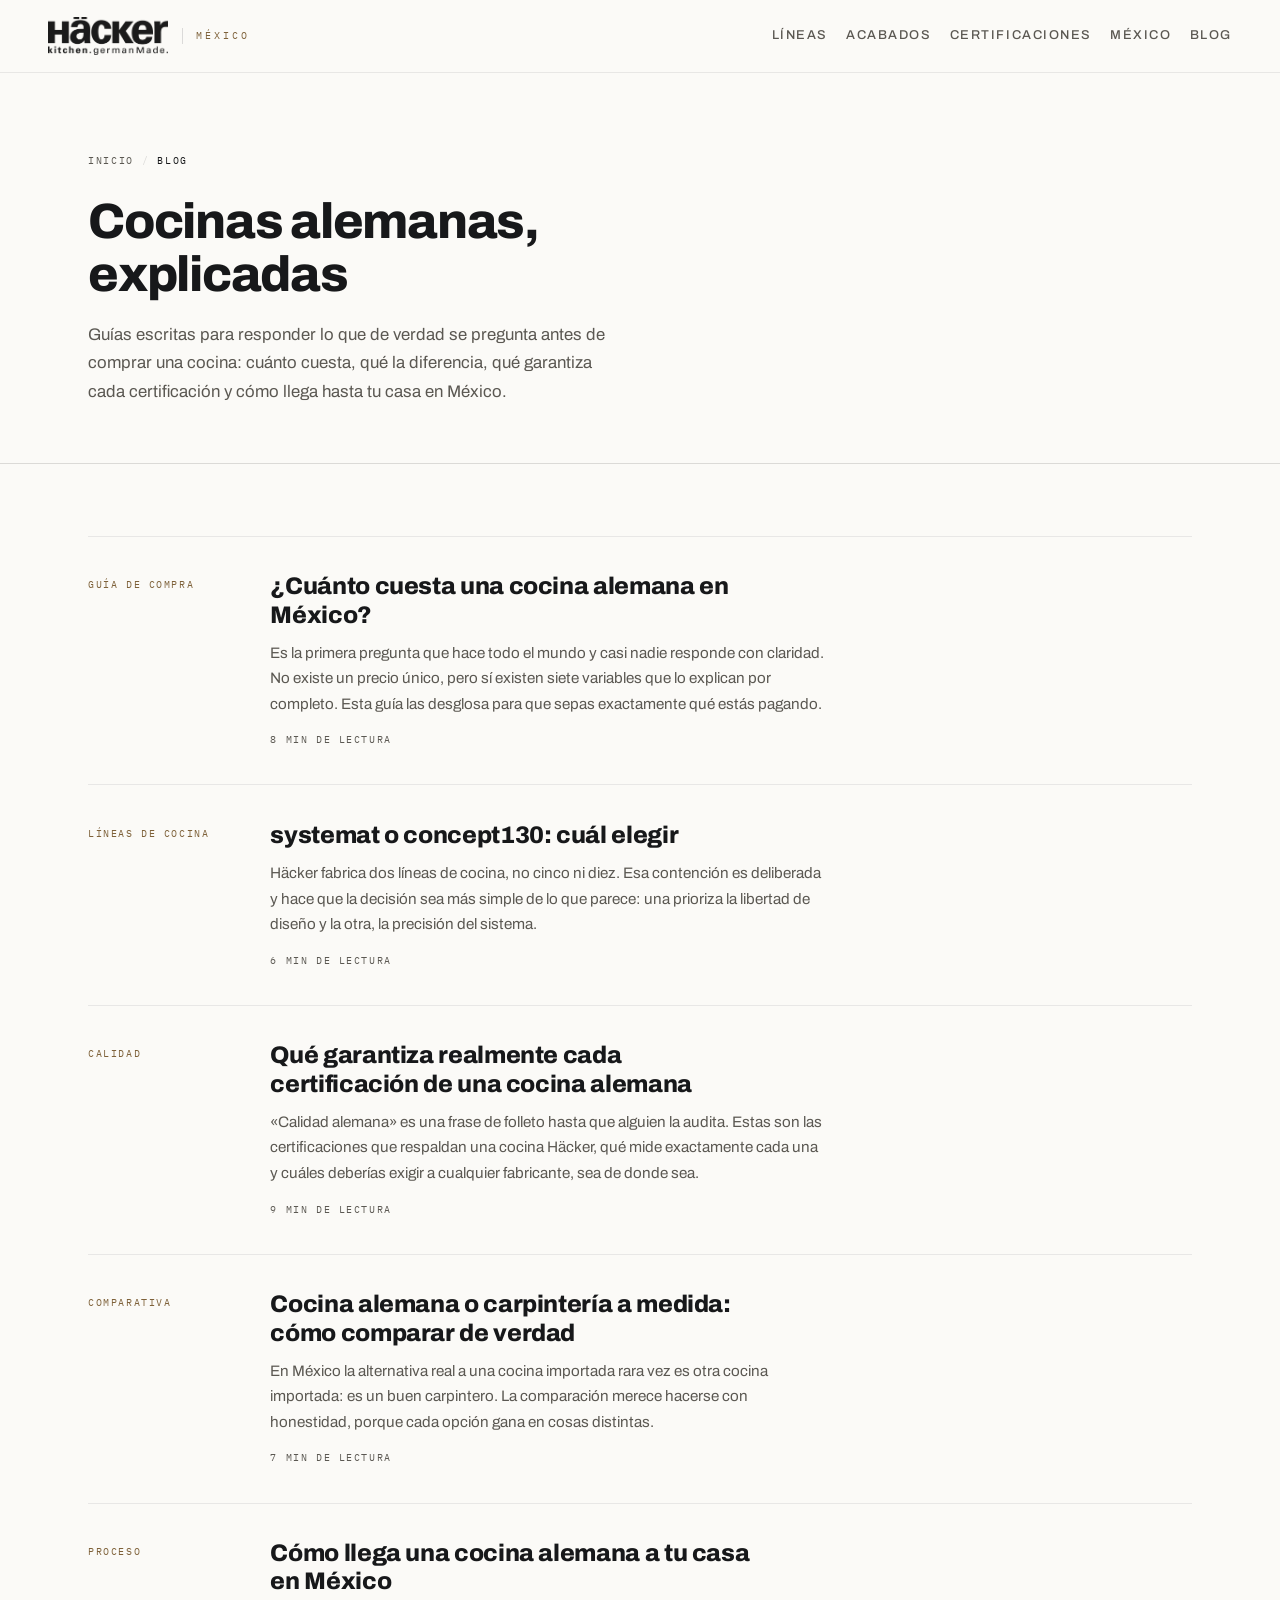
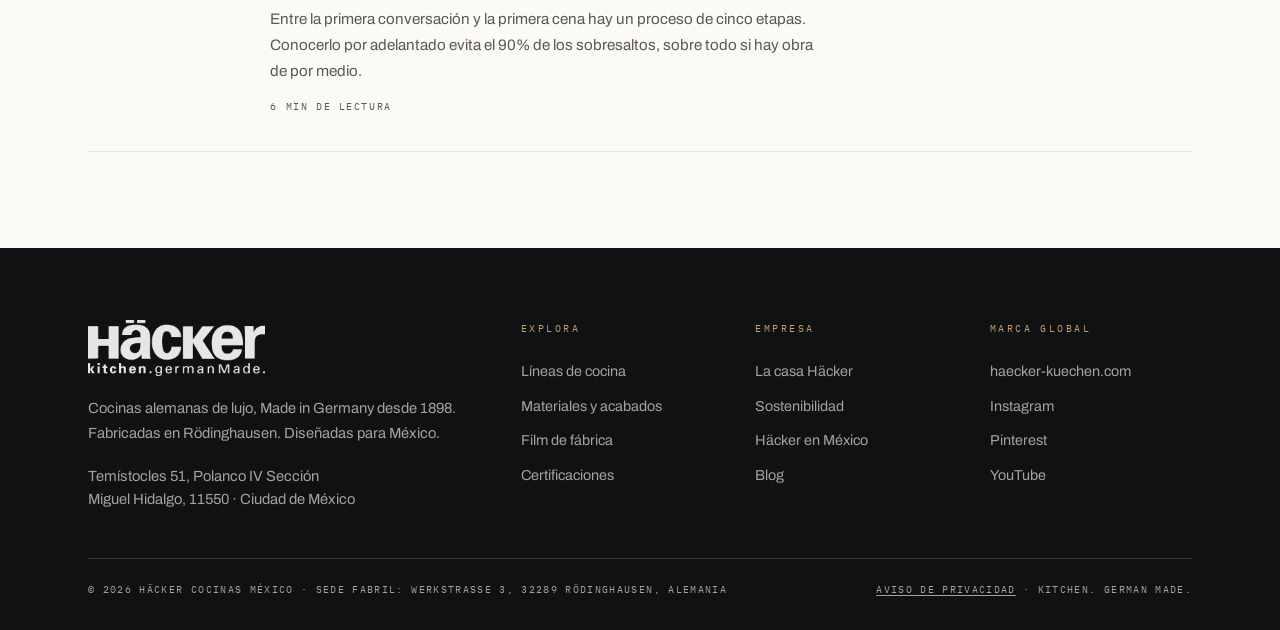
<file: blog/index.html>
<!DOCTYPE html>
<html lang="es-MX">
<head>
  <!-- Google Tag Manager -->
  <script>(function(w,d,s,l,i){w[l]=w[l]||[];w[l].push({'gtm.start':
  new Date().getTime(),event:'gtm.js'});var f=d.getElementsByTagName(s)[0],
  j=d.createElement(s),dl=l!='dataLayer'?'&l='+l:'';j.async=true;j.src=
  'https://www.googletagmanager.com/gtm.js?id='+i+dl;f.parentNode.insertBefore(j,f);
  })(window,document,'script','dataLayer','GTM-P6LWNMBX');</script>
  <!-- End Google Tag Manager -->
  <meta charset="UTF-8">
  <meta name="viewport" content="width=device-width, initial-scale=1.0, viewport-fit=cover">

  <title>Blog | Cocinas alemanas en México — Häcker</title>
  <meta name="description" content="Guías sobre cocinas alemanas en México: precios, systemat vs concept130, certificaciones y el proceso de importación e instalación.">
  <meta name="robots" content="index, follow, max-image-preview:large, max-snippet:-1">
  <meta name="author" content="Häcker Cocinas México">
  <meta name="theme-color" content="#FBFAF7">
  <link rel="canonical" href="https://www.hackerkitchen.com.mx/blog/">
  <link rel="alternate" hreflang="es-MX" href="https://www.hackerkitchen.com.mx/blog/">

  <meta property="og:type" content="article">
  <meta property="og:locale" content="es_MX">
  <meta property="og:site_name" content="Häcker Cocinas México">
  <meta property="og:title" content="Blog | Cocinas alemanas en México — Häcker">
  <meta property="og:description" content="Guías sobre cocinas alemanas en México: precios, systemat vs concept130, certificaciones y el proceso de importación e instalación.">
  <meta property="og:url" content="https://www.hackerkitchen.com.mx/blog/">
  <meta property="og:image" content="https://www.hackerkitchen.com.mx/assets/images/av5015_sandbeige_breccia_imperiale_1700x1200.jpg">
  <meta property="og:image:alt" content="Cocina alemana Häcker en beige arena con encimera de piedra">
  <meta name="twitter:card" content="summary_large_image">
  <meta name="twitter:title" content="Blog | Cocinas alemanas en México — Häcker">
  <meta name="twitter:description" content="Guías sobre cocinas alemanas en México: precios, systemat vs concept130, certificaciones y el proceso de importación e instalación.">
  <meta name="twitter:image" content="https://www.hackerkitchen.com.mx/assets/images/av5015_sandbeige_breccia_imperiale_1700x1200.jpg">

  <link rel="preconnect" href="https://fonts.googleapis.com">
  <link rel="preconnect" href="https://fonts.gstatic.com" crossorigin>
  <link rel="preload" as="style" href="https://fonts.googleapis.com/css2?family=Archivo:wght@400;500;700;800&family=Cormorant+Garamond:ital,wght@1,500&family=IBM+Plex+Mono:wght@400;500&display=swap">
  <link rel="stylesheet" media="print" onload="this.media='all';this.onload=null" href="https://fonts.googleapis.com/css2?family=Archivo:wght@400;500;700;800&family=Cormorant+Garamond:ital,wght@1,500&family=IBM+Plex+Mono:wght@400;500&display=swap">
  <noscript><link rel="stylesheet" href="https://fonts.googleapis.com/css2?family=Archivo:wght@400;500;700;800&family=Cormorant+Garamond:ital,wght@1,500&family=IBM+Plex+Mono:wght@400;500&display=swap"></noscript>
  <link rel="stylesheet" href="/css/styles.css">

  <link rel="icon" href="/favicon.ico" sizes="32x32">
  <link rel="icon" type="image/svg+xml" href="/assets/icons/favicon.svg">
  <link rel="apple-touch-icon" href="/apple-touch-icon.png">
  <link rel="manifest" href="/site.webmanifest">

  <script type="application/ld+json">
  {
    "@context": "https://schema.org",
    "@graph": [
      {
        "@type": "Blog",
        "@id": "https://www.hackerkitchen.com.mx/blog/#blog",
        "url": "https://www.hackerkitchen.com.mx/blog/",
        "name": "Blog · Häcker Cocinas México",
        "description": "Guías sobre cocinas alemanas en México: precios, líneas, certificaciones, comparativas y proceso de importación e instalación.",
        "inLanguage": "es-MX",
        "publisher": {
          "@id": "https://www.hackerkitchen.com.mx/#organizacion"
        },
        "blogPost": [
          {
            "@type": "BlogPosting",
            "@id": "https://www.hackerkitchen.com.mx/blog/cuanto-cuesta-una-cocina-alemana-en-mexico.html#articulo",
            "headline": "¿Cuánto cuesta una cocina alemana en México?",
            "description": "Los 7 factores que fijan el precio de una cocina alemana en México: frentes, cuerpos, herrajes, encimera, electrodomésticos e instalación.",
            "datePublished": "2026-07-17",
            "url": "https://www.hackerkitchen.com.mx/blog/cuanto-cuesta-una-cocina-alemana-en-mexico.html"
          },
          {
            "@type": "BlogPosting",
            "@id": "https://www.hackerkitchen.com.mx/blog/systemat-o-concept130.html#articulo",
            "headline": "systemat o concept130: cuál elegir",
            "description": "systemat es la línea arquitectónica de máxima personalización; concept130 se planifica sobre retícula de 130 mm. Comparación de las dos líneas Häcker.",
            "datePublished": "2026-07-17",
            "url": "https://www.hackerkitchen.com.mx/blog/systemat-o-concept130.html"
          },
          {
            "@type": "BlogPosting",
            "@id": "https://www.hackerkitchen.com.mx/blog/certificaciones-cocina-alemana.html#articulo",
            "headline": "Qué garantiza realmente cada certificación de una cocina alemana",
            "description": "ISO 9001, TÜV GS, Goldenes M, RAL Made in Germany, PEFC, PURemission. Qué mide cada sello, quién lo emite y por qué importa al comprar una cocina en México.",
            "datePublished": "2026-07-17",
            "url": "https://www.hackerkitchen.com.mx/blog/certificaciones-cocina-alemana.html"
          },
          {
            "@type": "BlogPosting",
            "@id": "https://www.hackerkitchen.com.mx/blog/cocina-alemana-vs-carpinteria-a-medida.html#articulo",
            "headline": "Cocina alemana o carpintería a medida: cómo comparar de verdad",
            "description": "Cocina modular alemana certificada o carpintería a medida en México: precisión, materiales, plazos y garantía. Cuándo conviene cada una.",
            "datePublished": "2026-07-17",
            "url": "https://www.hackerkitchen.com.mx/blog/cocina-alemana-vs-carpinteria-a-medida.html"
          },
          {
            "@type": "BlogPosting",
            "@id": "https://www.hackerkitchen.com.mx/blog/proceso-cocina-alemana-mexico.html#articulo",
            "headline": "Cómo llega una cocina alemana a tu casa en México",
            "description": "Las cinco etapas de un proyecto de cocina Häcker en México: asesoría y diseño 3D, pedido, fabricación en Alemania, importación e instalación milimétrica.",
            "datePublished": "2026-07-17",
            "url": "https://www.hackerkitchen.com.mx/blog/proceso-cocina-alemana-mexico.html"
          }
        ]
      },
      {
        "@type": "BreadcrumbList",
        "@id": "https://www.hackerkitchen.com.mx/blog/#migas",
        "itemListElement": [
          {
            "@type": "ListItem",
            "position": 1,
            "name": "Inicio",
            "item": "https://www.hackerkitchen.com.mx/"
          },
          {
            "@type": "ListItem",
            "position": 2,
            "name": "Blog",
            "item": "https://www.hackerkitchen.com.mx/blog/"
          }
        ]
      }
    ]
  }
  </script>
  <!-- Google tag (gtag.js) -->
  <script async src="https://www.googletagmanager.com/gtag/js?id=G-S4J8G2546M"></script>
  <script>
    window.dataLayer = window.dataLayer || [];
    function gtag(){dataLayer.push(arguments);}
    gtag('js', new Date());
    gtag('config', 'G-S4J8G2546M');
  </script>
</head>

<body>
  <!-- Google Tag Manager (noscript) -->
  <noscript><iframe src="https://www.googletagmanager.com/ns.html?id=GTM-P6LWNMBX"
  height="0" width="0" style="display:none;visibility:hidden"></iframe></noscript>
  <!-- End Google Tag Manager (noscript) -->

  <a class="skip-link" href="#contenido">Saltar al contenido</a>

  <header class="site-header is-scrolled" id="siteHeader">
    <div class="site-header__inner">
      <a class="brand" href="/" aria-label="Häcker Cocinas México — inicio">
        <img class="brand__logo" src="/assets/logos/hacker-logo.png" alt="Häcker kitchen. german Made. — logotipo" width="2048" height="649">
        <span class="brand__region mono">MÉXICO</span>
      </a>
      <nav class="site-nav" id="siteNav" aria-label="Navegación principal">
        <a href="/#lineas">Líneas</a>
        <a href="/#acabados">Acabados</a>
        <a href="/#certificaciones">Certificaciones</a>
        <a href="/#mexico">México</a>
        <a href="/blog/">Blog</a>
      </nav>
      <a class="btn btn--ink site-header__cta" href="/#contacto">Agenda tu asesoría</a>
      <button class="nav-toggle" id="navToggle" aria-label="Abrir menú" aria-expanded="false" aria-controls="siteNav">
        <span></span><span></span>
      </button>
    </div>
  </header>

  <main id="contenido">

    <section class="blog-head">
      <div class="wrap">
        <nav aria-label="Ruta de navegación">
          <ol class="breadcrumbs">
            <li><a href="/">Inicio</a></li>
            <li><span aria-current="page">Blog</span></li>
          </ol>
        </nav>
        <h1 class="blog-head__title">Cocinas alemanas, explicadas</h1>
        <p class="blog-head__lead">
          Guías escritas para responder lo que de verdad se pregunta antes de comprar una cocina:
          cuánto cuesta, qué la diferencia, qué garantiza cada certificación y cómo llega hasta
          tu casa en México.
        </p>
      </div>
    </section>

    <section class="blog-list">
      <div class="wrap">
        <div class="blog-list__grid">
          <article class="entry">
            <p class="entry__meta">GUÍA DE COMPRA</p>
            <div>
              <h2 class="entry__title"><a href="/blog/cuanto-cuesta-una-cocina-alemana-en-mexico.html">¿Cuánto cuesta una cocina alemana en México?</a></h2>
              <p class="entry__desc">Es la primera pregunta que hace todo el mundo y casi nadie responde con claridad. No existe un precio único, pero sí existen siete variables que lo explican por completo. Esta guía las desglosa para que sepas exactamente qué estás pagando.</p>
              <p class="entry__read">8 min de lectura</p>
            </div>
          </article>
          <article class="entry">
            <p class="entry__meta">LÍNEAS DE COCINA</p>
            <div>
              <h2 class="entry__title"><a href="/blog/systemat-o-concept130.html">systemat o concept130: cuál elegir</a></h2>
              <p class="entry__desc">Häcker fabrica dos líneas de cocina, no cinco ni diez. Esa contención es deliberada y hace que la decisión sea más simple de lo que parece: una prioriza la libertad de diseño y la otra, la precisión del sistema.</p>
              <p class="entry__read">6 min de lectura</p>
            </div>
          </article>
          <article class="entry">
            <p class="entry__meta">CALIDAD</p>
            <div>
              <h2 class="entry__title"><a href="/blog/certificaciones-cocina-alemana.html">Qué garantiza realmente cada certificación de una cocina alemana</a></h2>
              <p class="entry__desc">«Calidad alemana» es una frase de folleto hasta que alguien la audita. Estas son las certificaciones que respaldan una cocina Häcker, qué mide exactamente cada una y cuáles deberías exigir a cualquier fabricante, sea de donde sea.</p>
              <p class="entry__read">9 min de lectura</p>
            </div>
          </article>
          <article class="entry">
            <p class="entry__meta">COMPARATIVA</p>
            <div>
              <h2 class="entry__title"><a href="/blog/cocina-alemana-vs-carpinteria-a-medida.html">Cocina alemana o carpintería a medida: cómo comparar de verdad</a></h2>
              <p class="entry__desc">En México la alternativa real a una cocina importada rara vez es otra cocina importada: es un buen carpintero. La comparación merece hacerse con honestidad, porque cada opción gana en cosas distintas.</p>
              <p class="entry__read">7 min de lectura</p>
            </div>
          </article>
          <article class="entry">
            <p class="entry__meta">PROCESO</p>
            <div>
              <h2 class="entry__title"><a href="/blog/proceso-cocina-alemana-mexico.html">Cómo llega una cocina alemana a tu casa en México</a></h2>
              <p class="entry__desc">Entre la primera conversación y la primera cena hay un proceso de cinco etapas. Conocerlo por adelantado evita el 90% de los sobresaltos, sobre todo si hay obra de por medio.</p>
              <p class="entry__read">6 min de lectura</p>
            </div>
          </article>
        </div>
      </div>
    </section>

  </main>

  <footer class="site-footer">
    <div class="wrap">
      <div class="site-footer__top">
        <div class="site-footer__brand">
          <img class="site-footer__logo" src="/assets/logos/hacker-logo.png" alt="Häcker kitchen. german Made. — logotipo" loading="lazy" width="2048" height="649">
          <p>Cocinas alemanas de lujo, Made in Germany desde 1898.<br>Fabricadas en Rödinghausen. Diseñadas para México.</p>
          <p class="site-footer__address">Temístocles 51, Polanco IV Sección<br>Miguel Hidalgo, 11550 · Ciudad de México</p>
        </div>
        <nav class="site-footer__nav" aria-label="Navegación de pie de página">
          <div>
            <p class="mono footer-label">EXPLORA</p>
            <a href="/#lineas">Líneas de cocina</a>
            <a href="/#acabados">Materiales y acabados</a>
            <a href="/#film">Film de fábrica</a>
            <a href="/#certificaciones">Certificaciones</a>
          </div>
          <div>
            <p class="mono footer-label">EMPRESA</p>
            <a href="/#manifiesto">La casa Häcker</a>
            <a href="/#sostenibilidad">Sostenibilidad</a>
            <a href="/#mexico">Häcker en México</a>
            <a href="/blog/">Blog</a>
          </div>
          <div>
            <p class="mono footer-label">MARCA GLOBAL</p>
            <a href="https://www.haecker-kuechen.com/es/" target="_blank" rel="noopener">haecker-kuechen.com</a>
            <a href="https://www.instagram.com/haeckerkuechen/" target="_blank" rel="noopener">Instagram</a>
            <a href="https://www.pinterest.de/haeckerkuechen/" target="_blank" rel="noopener">Pinterest</a>
            <a href="https://www.youtube.com/channel/UCLhVb-wuSguLFLpVPP7nQXw" target="_blank" rel="noopener">YouTube</a>
          </div>
        </nav>
      </div>
      <div class="site-footer__bottom">
        <p class="mono">© <span id="year">2026</span> HÄCKER COCINAS MÉXICO · SEDE FABRIL: WERKSTRASSE 3, 32289 RÖDINGHAUSEN, ALEMANIA</p>
        <p class="mono"><a href="/aviso-de-privacidad.html">AVISO DE PRIVACIDAD</a> · KITCHEN. GERMAN MADE.</p>
      </div>
    </div>
  </footer>

  <script src="/js/main.js" defer></script>
</body>
</html>
</file>
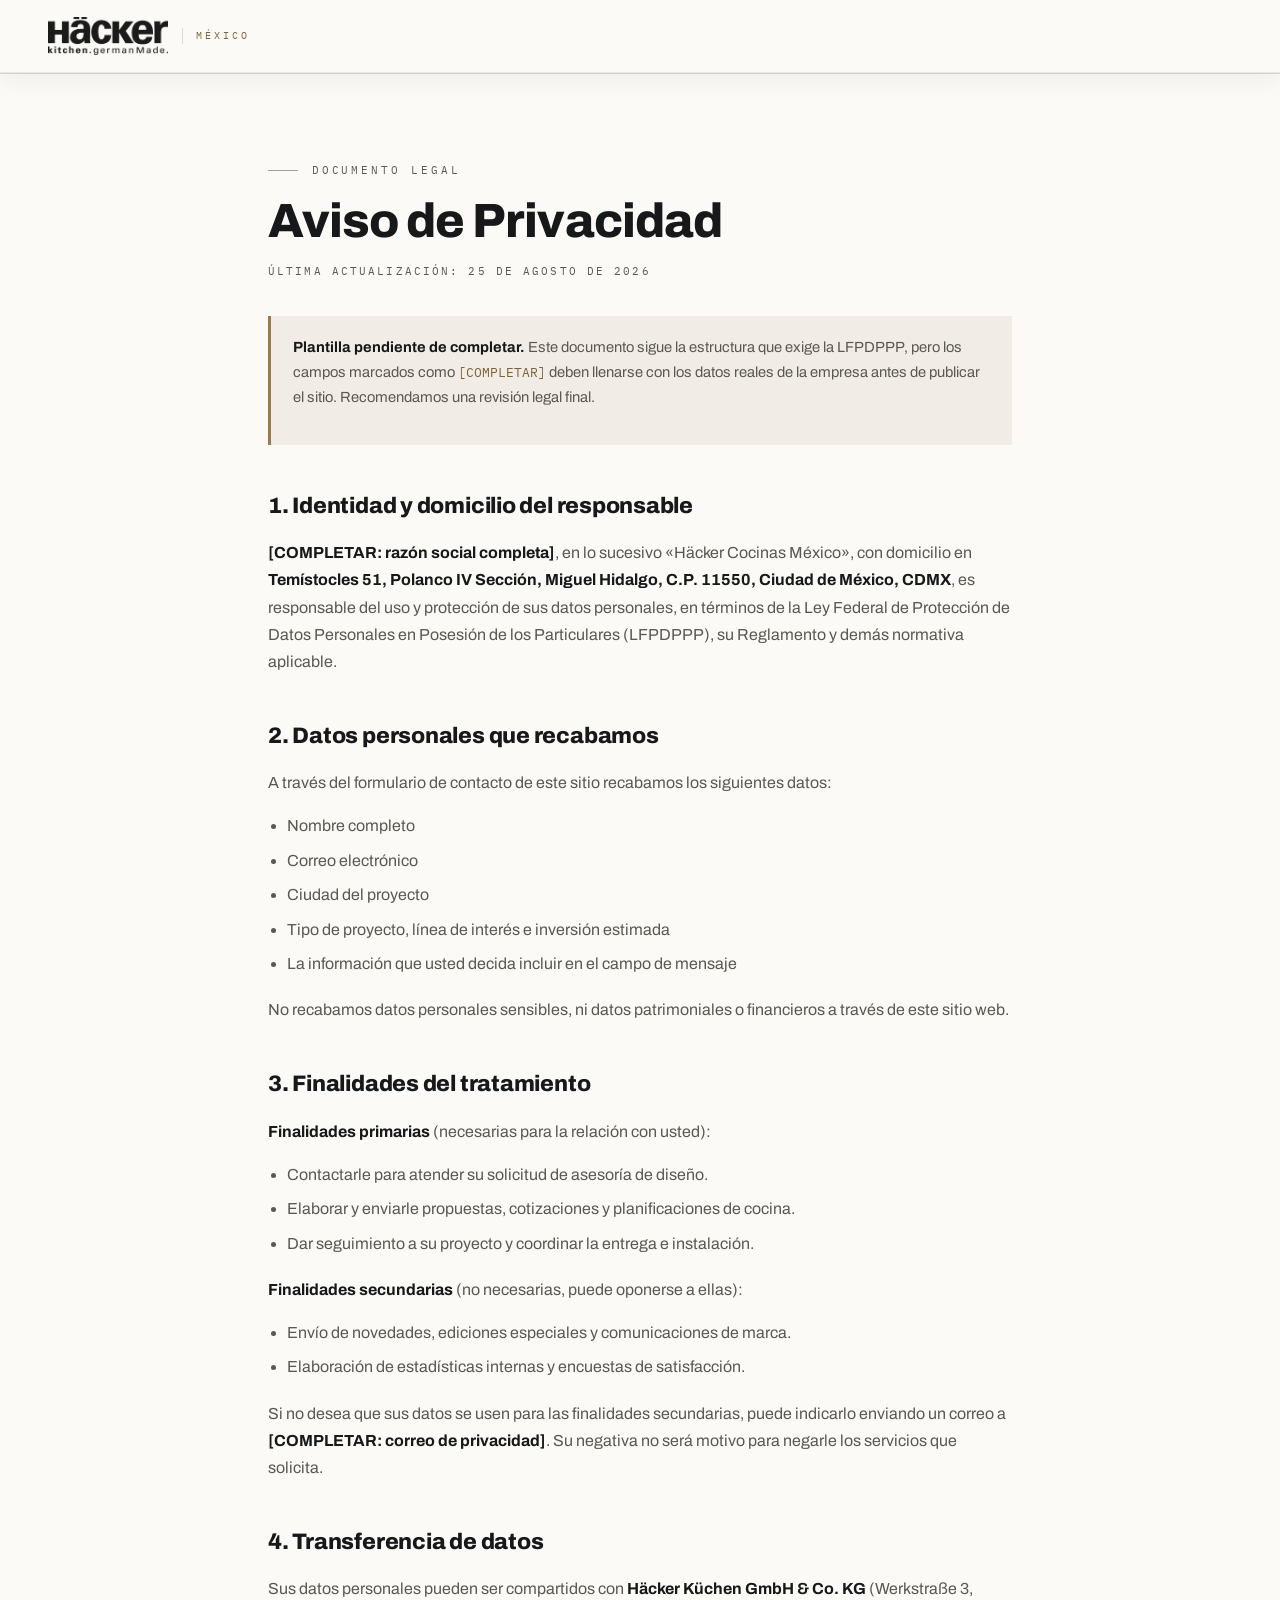
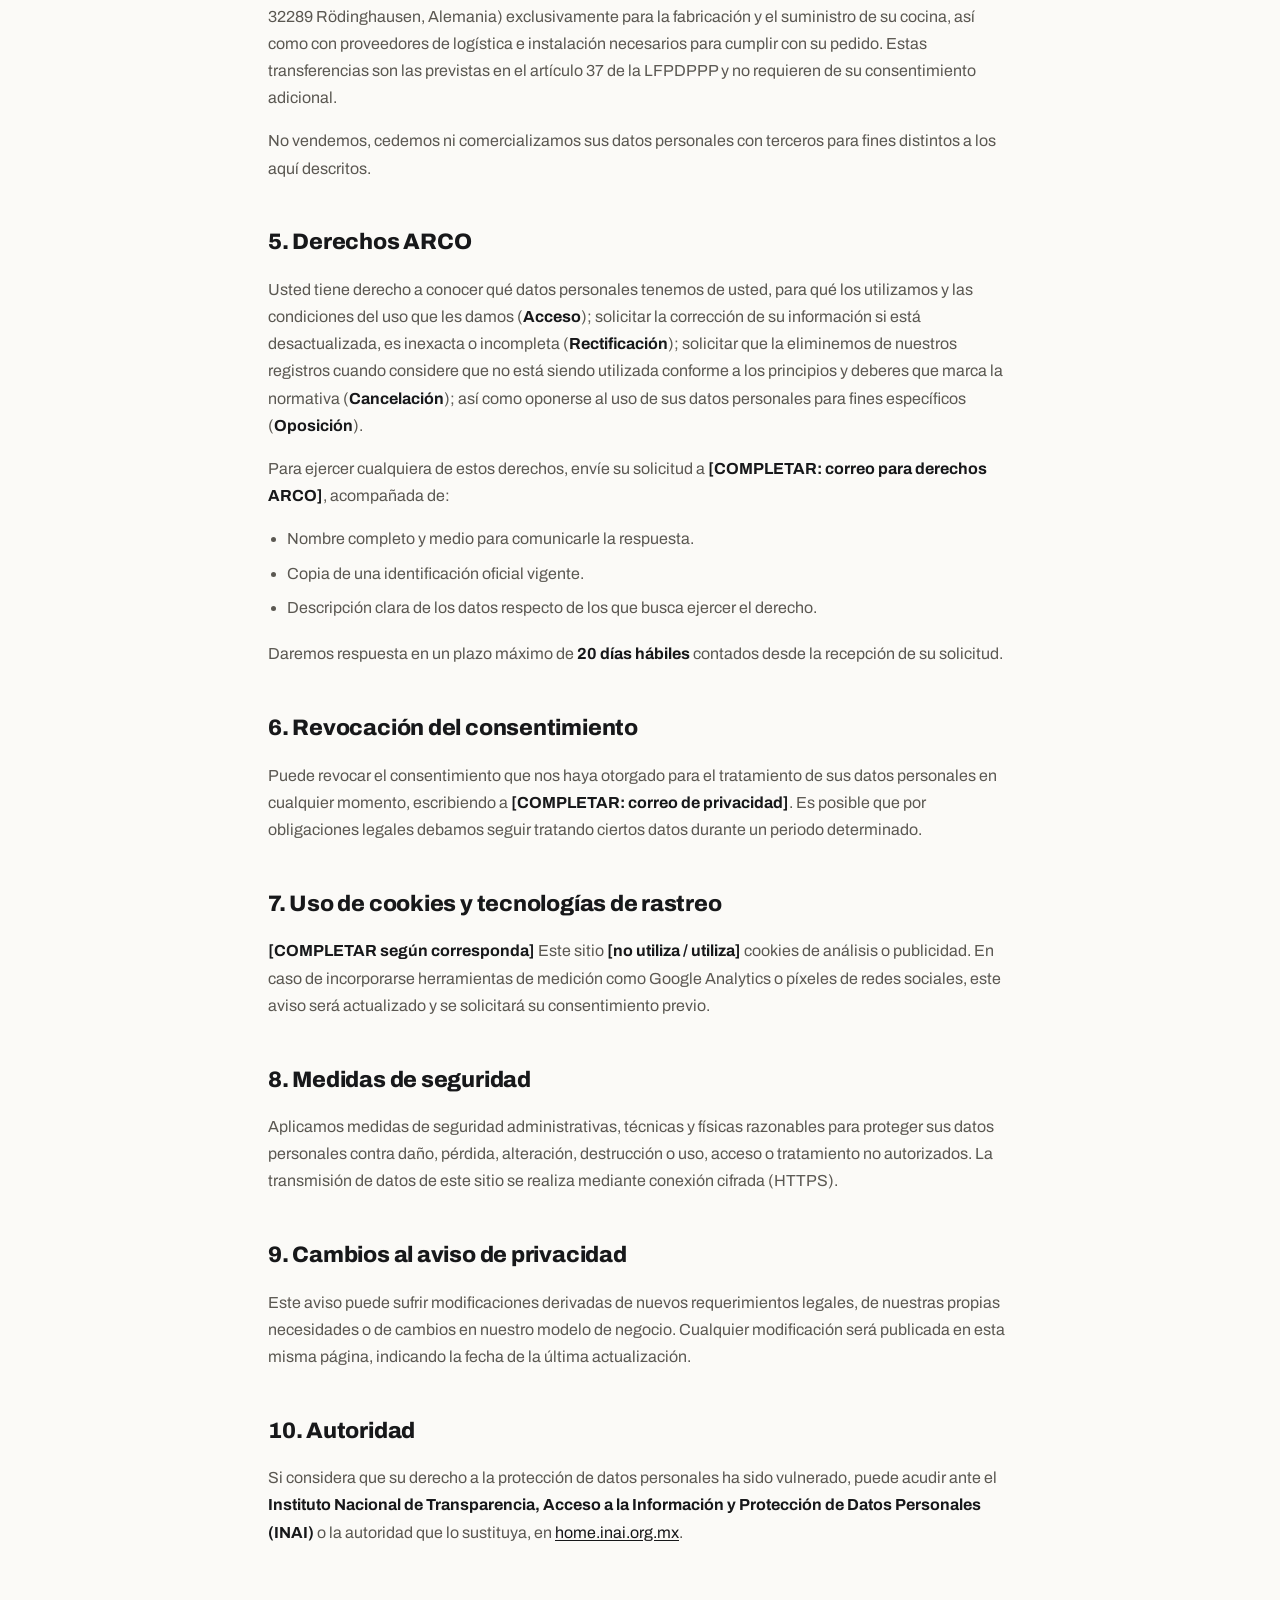
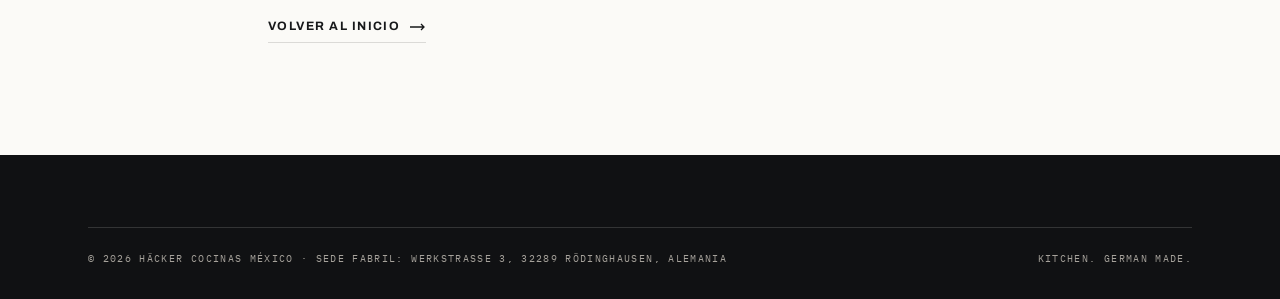
<file: aviso-de-privacidad.html>
<!DOCTYPE html>
<html lang="es-MX">
<head>
  <!-- Google Tag Manager -->
  <script>(function(w,d,s,l,i){w[l]=w[l]||[];w[l].push({'gtm.start':
  new Date().getTime(),event:'gtm.js'});var f=d.getElementsByTagName(s)[0],
  j=d.createElement(s),dl=l!='dataLayer'?'&l='+l:'';j.async=true;j.src=
  'https://www.googletagmanager.com/gtm.js?id='+i+dl;f.parentNode.insertBefore(j,f);
  })(window,document,'script','dataLayer','GTM-P6LWNMBX');</script>
  <!-- End Google Tag Manager -->
  <meta charset="UTF-8">
  <meta name="viewport" content="width=device-width, initial-scale=1.0, viewport-fit=cover">

  <title>Aviso de Privacidad | Häcker Cocinas México</title>
  <meta name="description" content="Aviso de privacidad de Häcker Cocinas México conforme a la Ley Federal de Protección de Datos Personales en Posesión de los Particulares (LFPDPPP).">
  <meta name="robots" content="index, follow">
  <meta name="theme-color" content="#FBFAF7">
  <link rel="canonical" href="https://www.hackerkitchen.com.mx/aviso-de-privacidad.html">

  <link rel="preconnect" href="https://fonts.googleapis.com">
  <link rel="preconnect" href="https://fonts.gstatic.com" crossorigin>
  <link rel="stylesheet" href="https://fonts.googleapis.com/css2?family=Archivo:wght@400;500;700;800&family=IBM+Plex+Mono:wght@400;500&display=swap">
  <link rel="stylesheet" href="css/styles.css">

  <link rel="icon" href="/favicon.ico" sizes="32x32">
  <link rel="icon" type="image/svg+xml" href="/assets/icons/favicon.svg">
  <link rel="apple-touch-icon" href="/apple-touch-icon.png">
  <!-- Google tag (gtag.js) -->
  <script async src="https://www.googletagmanager.com/gtag/js?id=G-S4J8G2546M"></script>
  <script>
    window.dataLayer = window.dataLayer || [];
    function gtag(){dataLayer.push(arguments);}
    gtag('js', new Date());
    gtag('config', 'G-S4J8G2546M');
  </script>
</head>

<body>
  <!-- Google Tag Manager (noscript) -->
  <noscript><iframe src="https://www.googletagmanager.com/ns.html?id=GTM-P6LWNMBX"
  height="0" width="0" style="display:none;visibility:hidden"></iframe></noscript>
  <!-- End Google Tag Manager (noscript) -->

  <a class="skip-link" href="#contenido">Saltar al contenido</a>

  <header class="site-header is-scrolled">
    <div class="site-header__inner">
      <a class="brand" href="index.html" aria-label="Häcker Cocinas México — inicio">
        <img class="brand__logo" src="assets/logos/hacker-logo.png" alt="Häcker kitchen. german Made. — logotipo" width="2048" height="649">
        <span class="brand__region mono">MÉXICO</span>
      </a>
      <a class="btn btn--ink site-header__cta" href="index.html#contacto">Agenda tu asesoría</a>
    </div>
  </header>

  <main id="contenido" class="legal">
    <div class="wrap wrap--narrow">
      <p class="eyebrow mono">DOCUMENTO LEGAL</p>
      <h1 class="legal__title">Aviso de Privacidad</h1>
      <p class="legal__meta mono">ÚLTIMA ACTUALIZACIÓN: 25 DE AGOSTO DE 2026</p>

      <div class="legal__notice">
        <p><strong>Plantilla pendiente de completar.</strong> Este documento sigue la estructura que exige
        la LFPDPPP, pero los campos marcados como <code>[COMPLETAR]</code> deben llenarse con los datos
        reales de la empresa antes de publicar el sitio. Recomendamos una revisión legal final.</p>
      </div>

      <h2>1. Identidad y domicilio del responsable</h2>
      <p>
        <strong>[COMPLETAR: razón social completa]</strong>, en lo sucesivo «Häcker Cocinas México»,
        con domicilio en <strong>Temístocles 51, Polanco IV Sección, Miguel Hidalgo, C.P. 11550, Ciudad de México, CDMX</strong>,
        es responsable del uso y protección de sus datos personales, en términos de la Ley Federal de
        Protección de Datos Personales en Posesión de los Particulares (LFPDPPP), su Reglamento y demás
        normativa aplicable.
      </p>

      <h2>2. Datos personales que recabamos</h2>
      <p>A través del formulario de contacto de este sitio recabamos los siguientes datos:</p>
      <ul>
        <li>Nombre completo</li>
        <li>Correo electrónico</li>
        <li>Ciudad del proyecto</li>
        <li>Tipo de proyecto, línea de interés e inversión estimada</li>
        <li>La información que usted decida incluir en el campo de mensaje</li>
      </ul>
      <p>
        No recabamos datos personales sensibles, ni datos patrimoniales o financieros a través
        de este sitio web.
      </p>

      <h2>3. Finalidades del tratamiento</h2>
      <p><strong>Finalidades primarias</strong> (necesarias para la relación con usted):</p>
      <ul>
        <li>Contactarle para atender su solicitud de asesoría de diseño.</li>
        <li>Elaborar y enviarle propuestas, cotizaciones y planificaciones de cocina.</li>
        <li>Dar seguimiento a su proyecto y coordinar la entrega e instalación.</li>
      </ul>
      <p><strong>Finalidades secundarias</strong> (no necesarias, puede oponerse a ellas):</p>
      <ul>
        <li>Envío de novedades, ediciones especiales y comunicaciones de marca.</li>
        <li>Elaboración de estadísticas internas y encuestas de satisfacción.</li>
      </ul>
      <p>
        Si no desea que sus datos se usen para las finalidades secundarias, puede indicarlo enviando un
        correo a <strong>[COMPLETAR: correo de privacidad]</strong>. Su negativa no será motivo para
        negarle los servicios que solicita.
      </p>

      <h2>4. Transferencia de datos</h2>
      <p>
        Sus datos personales pueden ser compartidos con <strong>Häcker Küchen GmbH &amp; Co. KG</strong>
        (Werkstraße 3, 32289 Rödinghausen, Alemania) exclusivamente para la fabricación y el suministro
        de su cocina, así como con proveedores de logística e instalación necesarios para cumplir con
        su pedido. Estas transferencias son las previstas en el artículo 37 de la LFPDPPP y no requieren
        de su consentimiento adicional.
      </p>
      <p>
        No vendemos, cedemos ni comercializamos sus datos personales con terceros para fines
        distintos a los aquí descritos.
      </p>

      <h2>5. Derechos ARCO</h2>
      <p>
        Usted tiene derecho a conocer qué datos personales tenemos de usted, para qué los utilizamos y
        las condiciones del uso que les damos (<strong>Acceso</strong>); solicitar la corrección de su
        información si está desactualizada, es inexacta o incompleta (<strong>Rectificación</strong>);
        solicitar que la eliminemos de nuestros registros cuando considere que no está siendo utilizada
        conforme a los principios y deberes que marca la normativa (<strong>Cancelación</strong>); así
        como oponerse al uso de sus datos personales para fines específicos
        (<strong>Oposición</strong>).
      </p>
      <p>
        Para ejercer cualquiera de estos derechos, envíe su solicitud a
        <strong>[COMPLETAR: correo para derechos ARCO]</strong>, acompañada de:
      </p>
      <ul>
        <li>Nombre completo y medio para comunicarle la respuesta.</li>
        <li>Copia de una identificación oficial vigente.</li>
        <li>Descripción clara de los datos respecto de los que busca ejercer el derecho.</li>
      </ul>
      <p>
        Daremos respuesta en un plazo máximo de <strong>20 días hábiles</strong> contados desde la
        recepción de su solicitud.
      </p>

      <h2>6. Revocación del consentimiento</h2>
      <p>
        Puede revocar el consentimiento que nos haya otorgado para el tratamiento de sus datos
        personales en cualquier momento, escribiendo a
        <strong>[COMPLETAR: correo de privacidad]</strong>. Es posible que por obligaciones legales
        debamos seguir tratando ciertos datos durante un periodo determinado.
      </p>

      <h2>7. Uso de cookies y tecnologías de rastreo</h2>
      <p>
        <strong>[COMPLETAR según corresponda]</strong> Este sitio
        <strong>[no utiliza / utiliza]</strong> cookies de análisis o publicidad. En caso de
        incorporarse herramientas de medición como Google Analytics o píxeles de redes sociales,
        este aviso será actualizado y se solicitará su consentimiento previo.
      </p>

      <h2>8. Medidas de seguridad</h2>
      <p>
        Aplicamos medidas de seguridad administrativas, técnicas y físicas razonables para proteger sus
        datos personales contra daño, pérdida, alteración, destrucción o uso, acceso o tratamiento no
        autorizados. La transmisión de datos de este sitio se realiza mediante conexión cifrada (HTTPS).
      </p>

      <h2>9. Cambios al aviso de privacidad</h2>
      <p>
        Este aviso puede sufrir modificaciones derivadas de nuevos requerimientos legales, de nuestras
        propias necesidades o de cambios en nuestro modelo de negocio. Cualquier modificación será
        publicada en esta misma página, indicando la fecha de la última actualización.
      </p>

      <h2>10. Autoridad</h2>
      <p>
        Si considera que su derecho a la protección de datos personales ha sido vulnerado, puede acudir
        ante el <strong>Instituto Nacional de Transparencia, Acceso a la Información y Protección de
        Datos Personales (INAI)</strong> o la autoridad que lo sustituya, en
        <a href="https://home.inai.org.mx/" target="_blank" rel="noopener">home.inai.org.mx</a>.
      </p>

      <p class="legal__back">
        <a class="post__link" href="index.html">
          Volver al inicio
          <svg width="16" height="8" viewBox="0 0 16 8" fill="none" aria-hidden="true"><path d="M0 4h14M11 1l3 3-3 3" stroke="currentColor" stroke-width="1.3"/></svg>
        </a>
      </p>
    </div>
  </main>

  <footer class="site-footer">
    <div class="wrap">
      <div class="site-footer__bottom">
        <p class="mono">© <span id="year">2026</span> HÄCKER COCINAS MÉXICO · SEDE FABRIL: WERKSTRASSE 3, 32289 RÖDINGHAUSEN, ALEMANIA</p>
        <p class="mono">KITCHEN. GERMAN MADE.</p>
      </div>
    </div>
  </footer>

  <script>document.getElementById("year").textContent = String(new Date().getFullYear());</script>
</body>
</html>
</file>
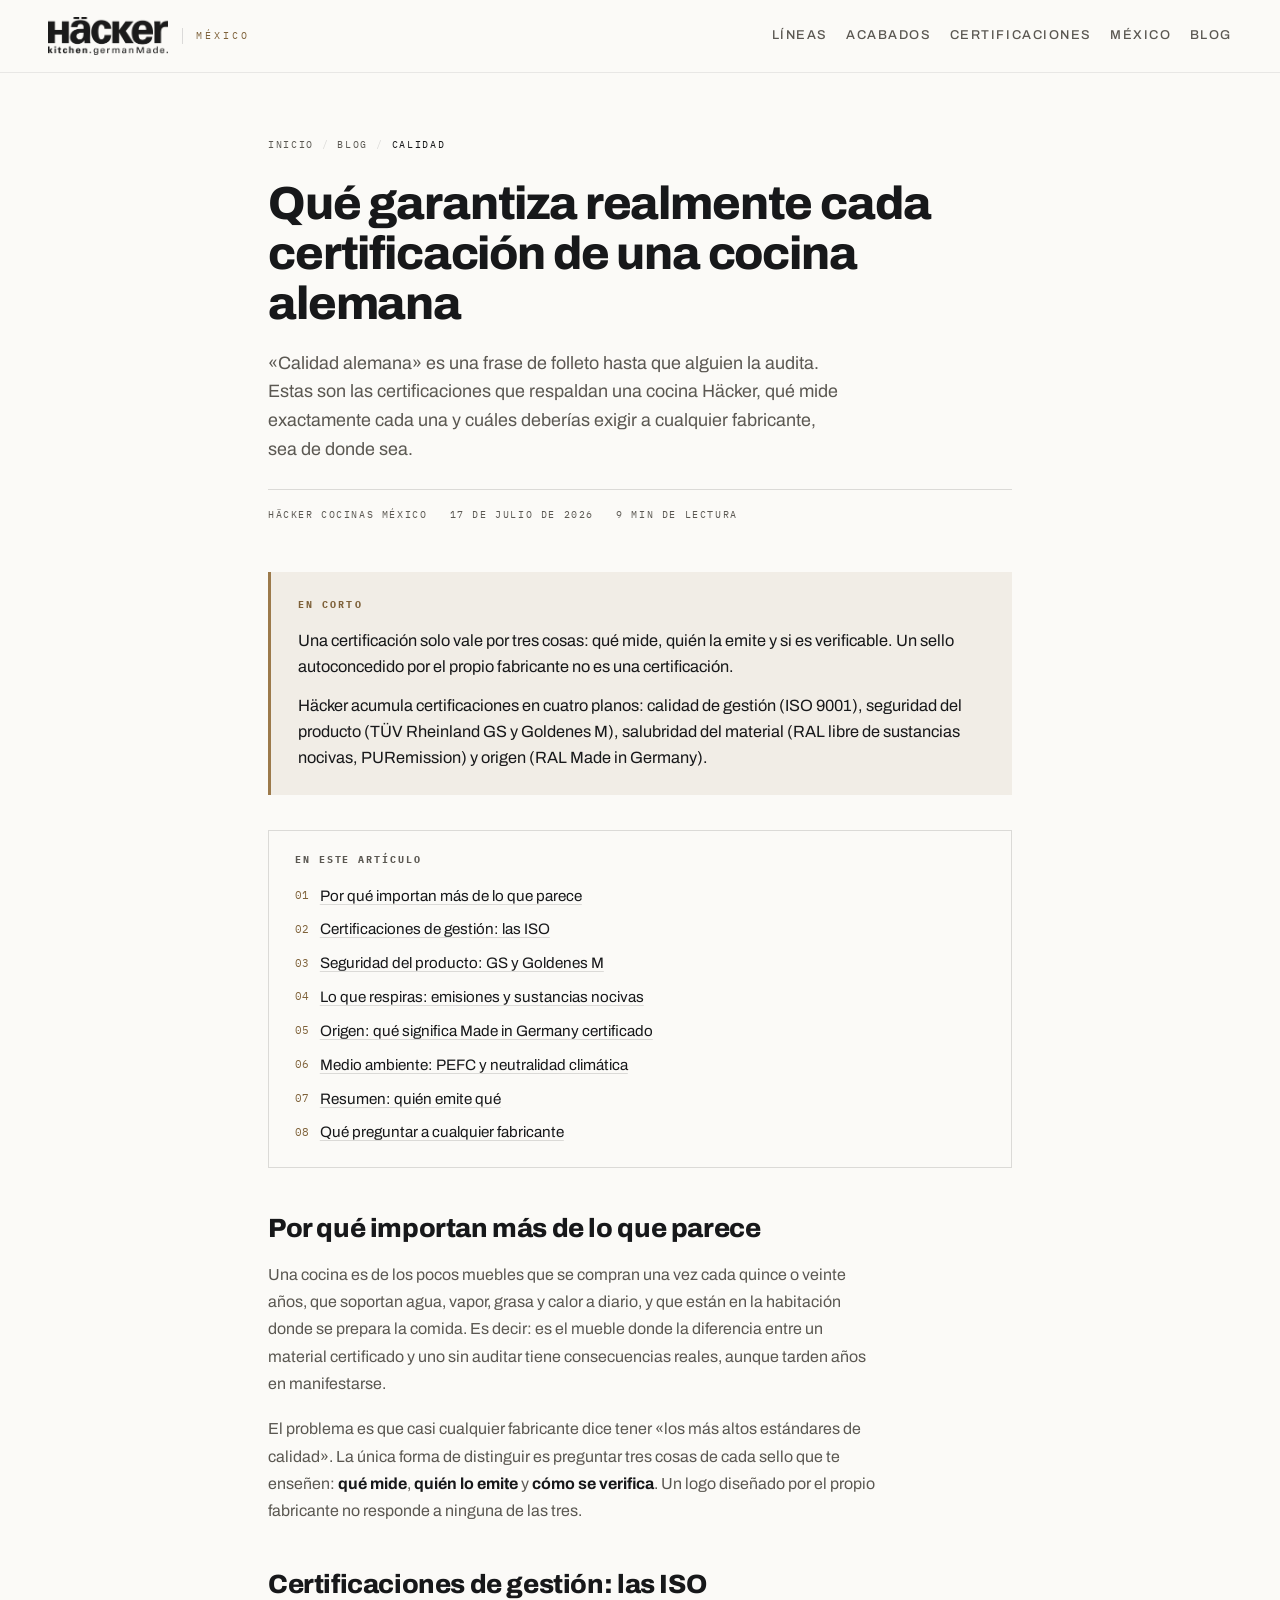
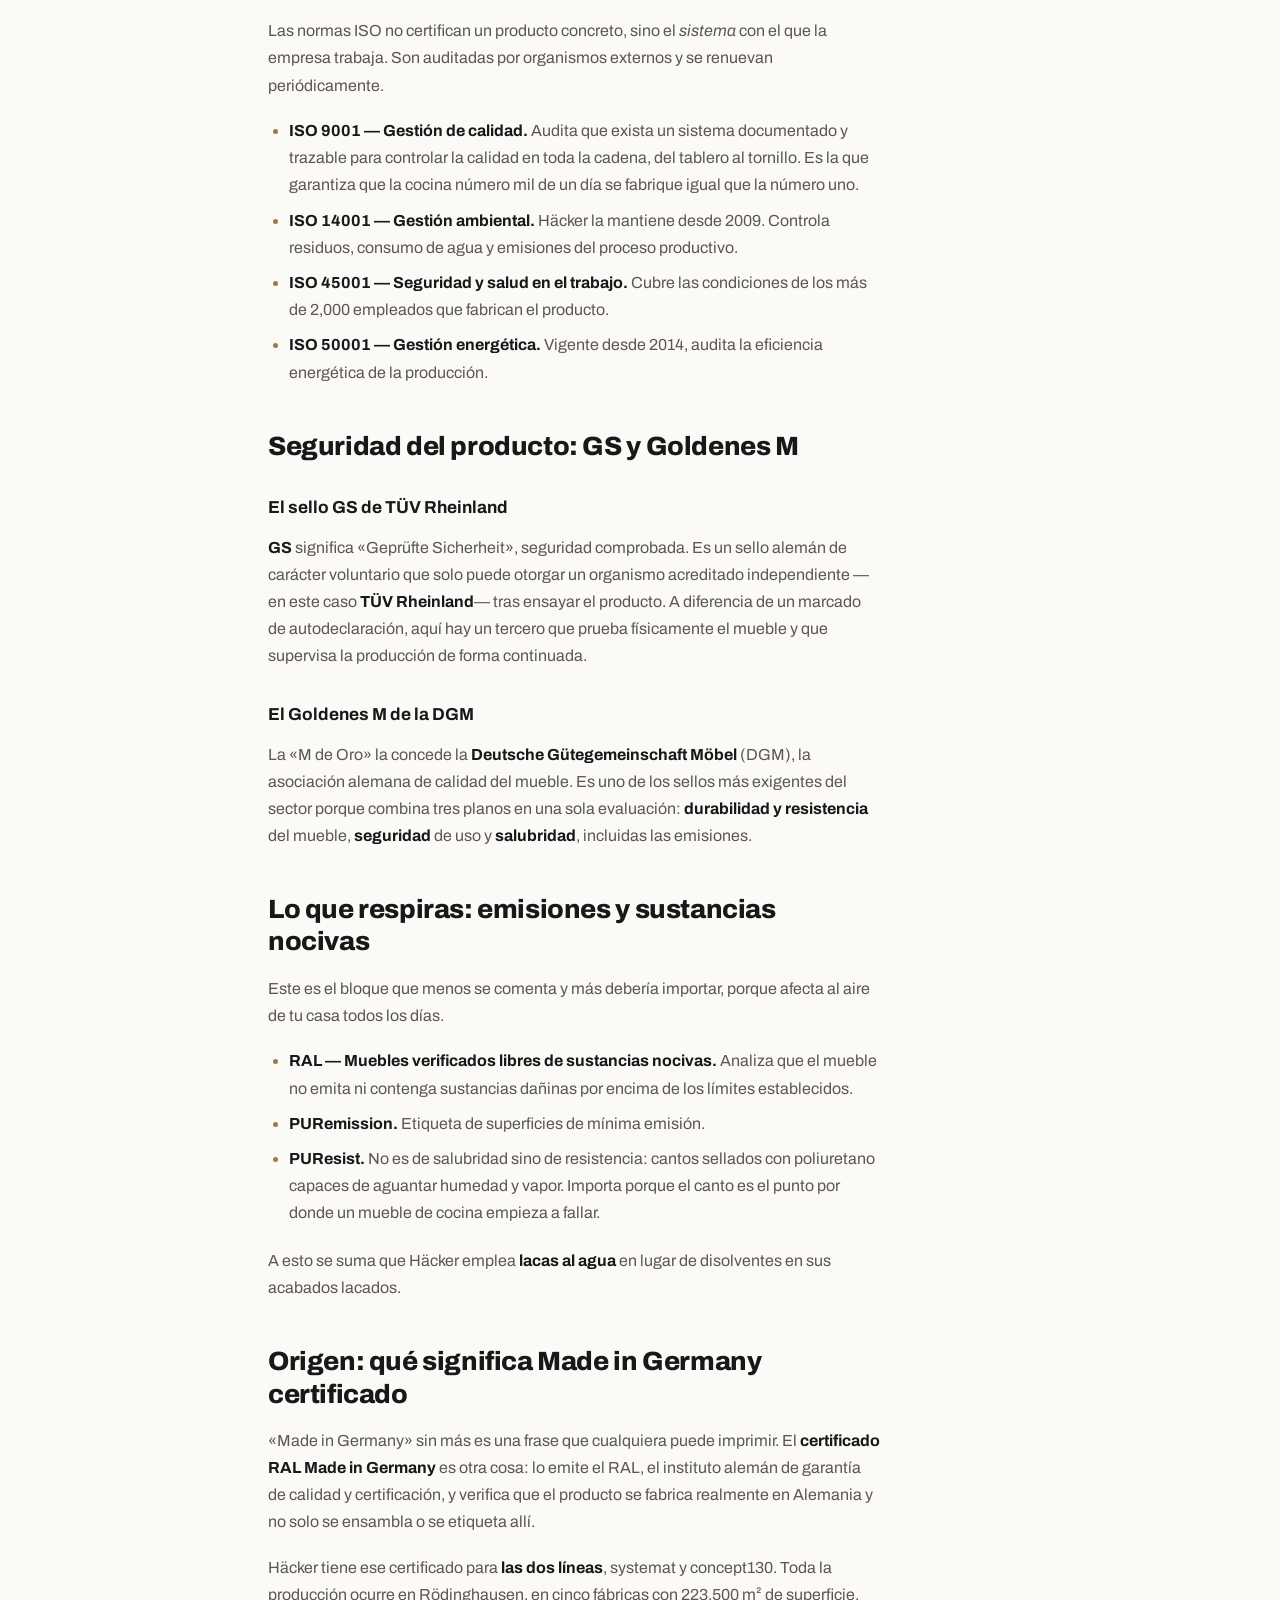
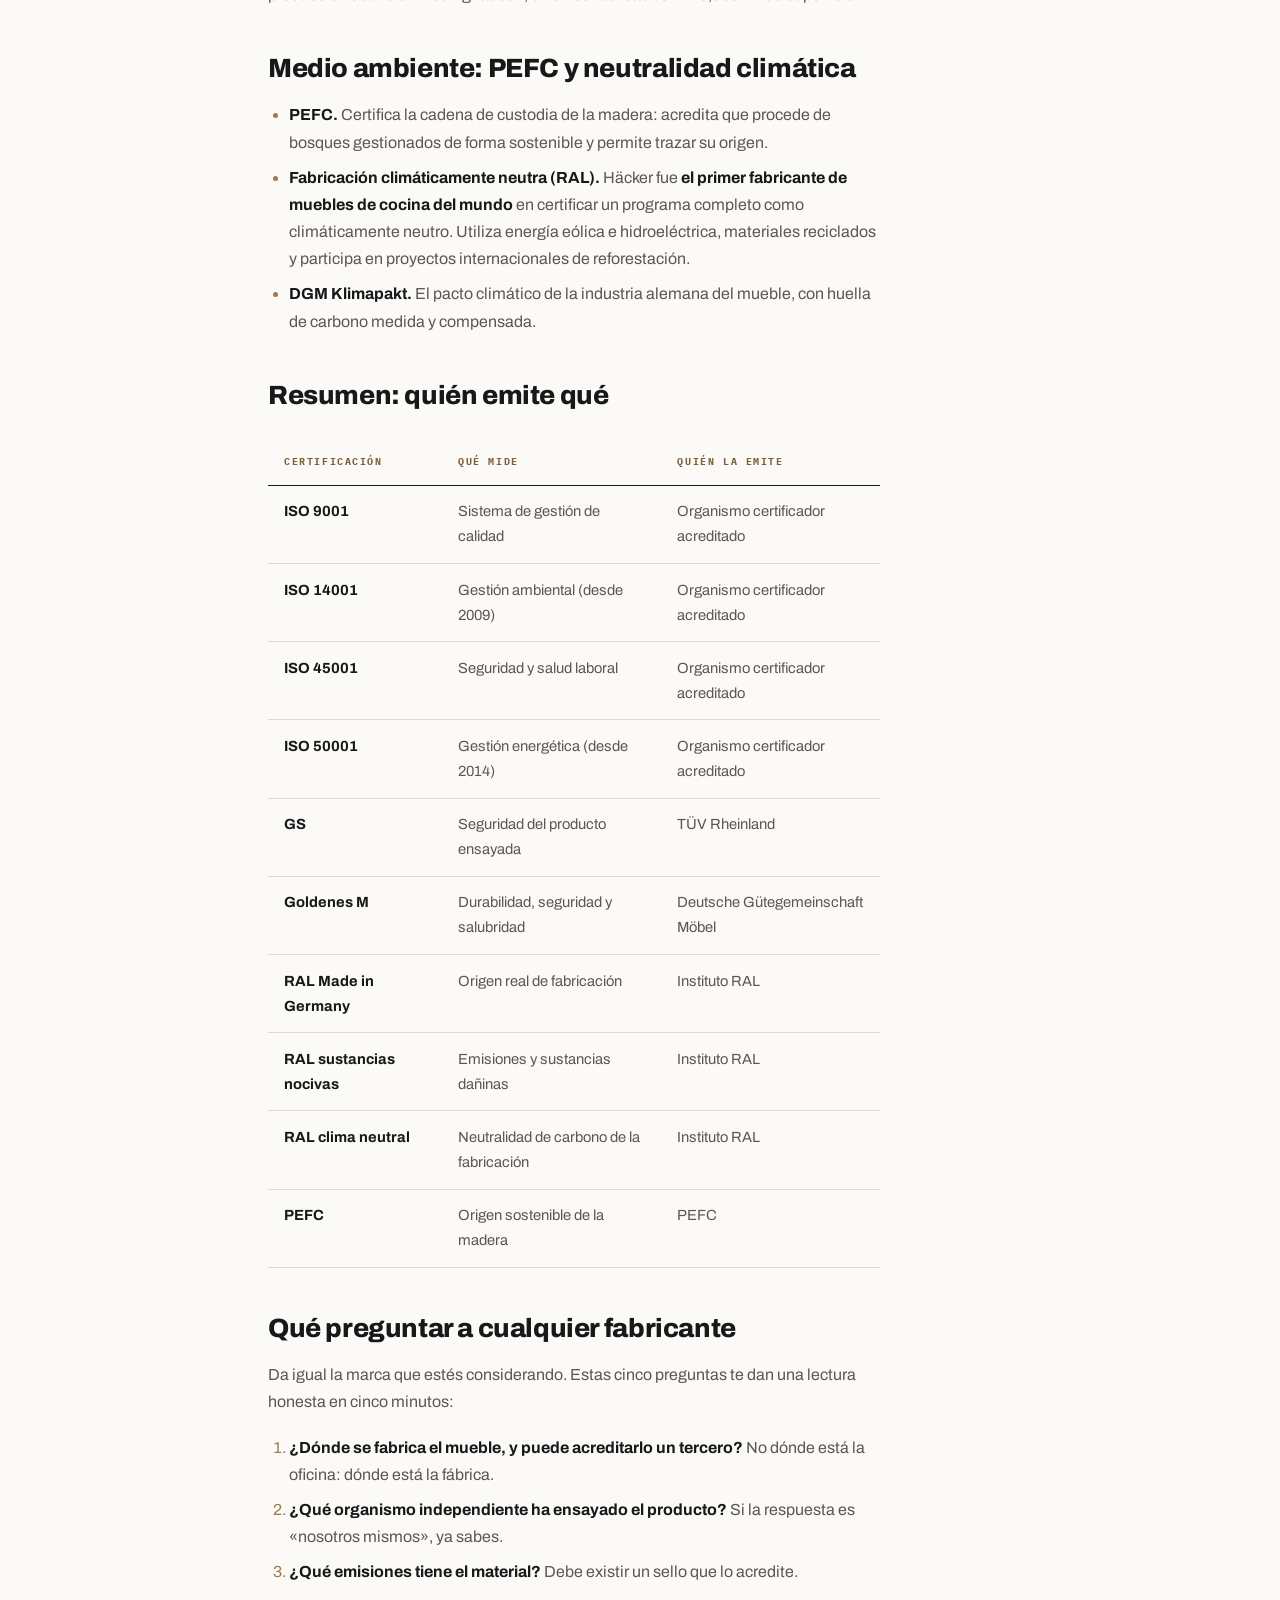
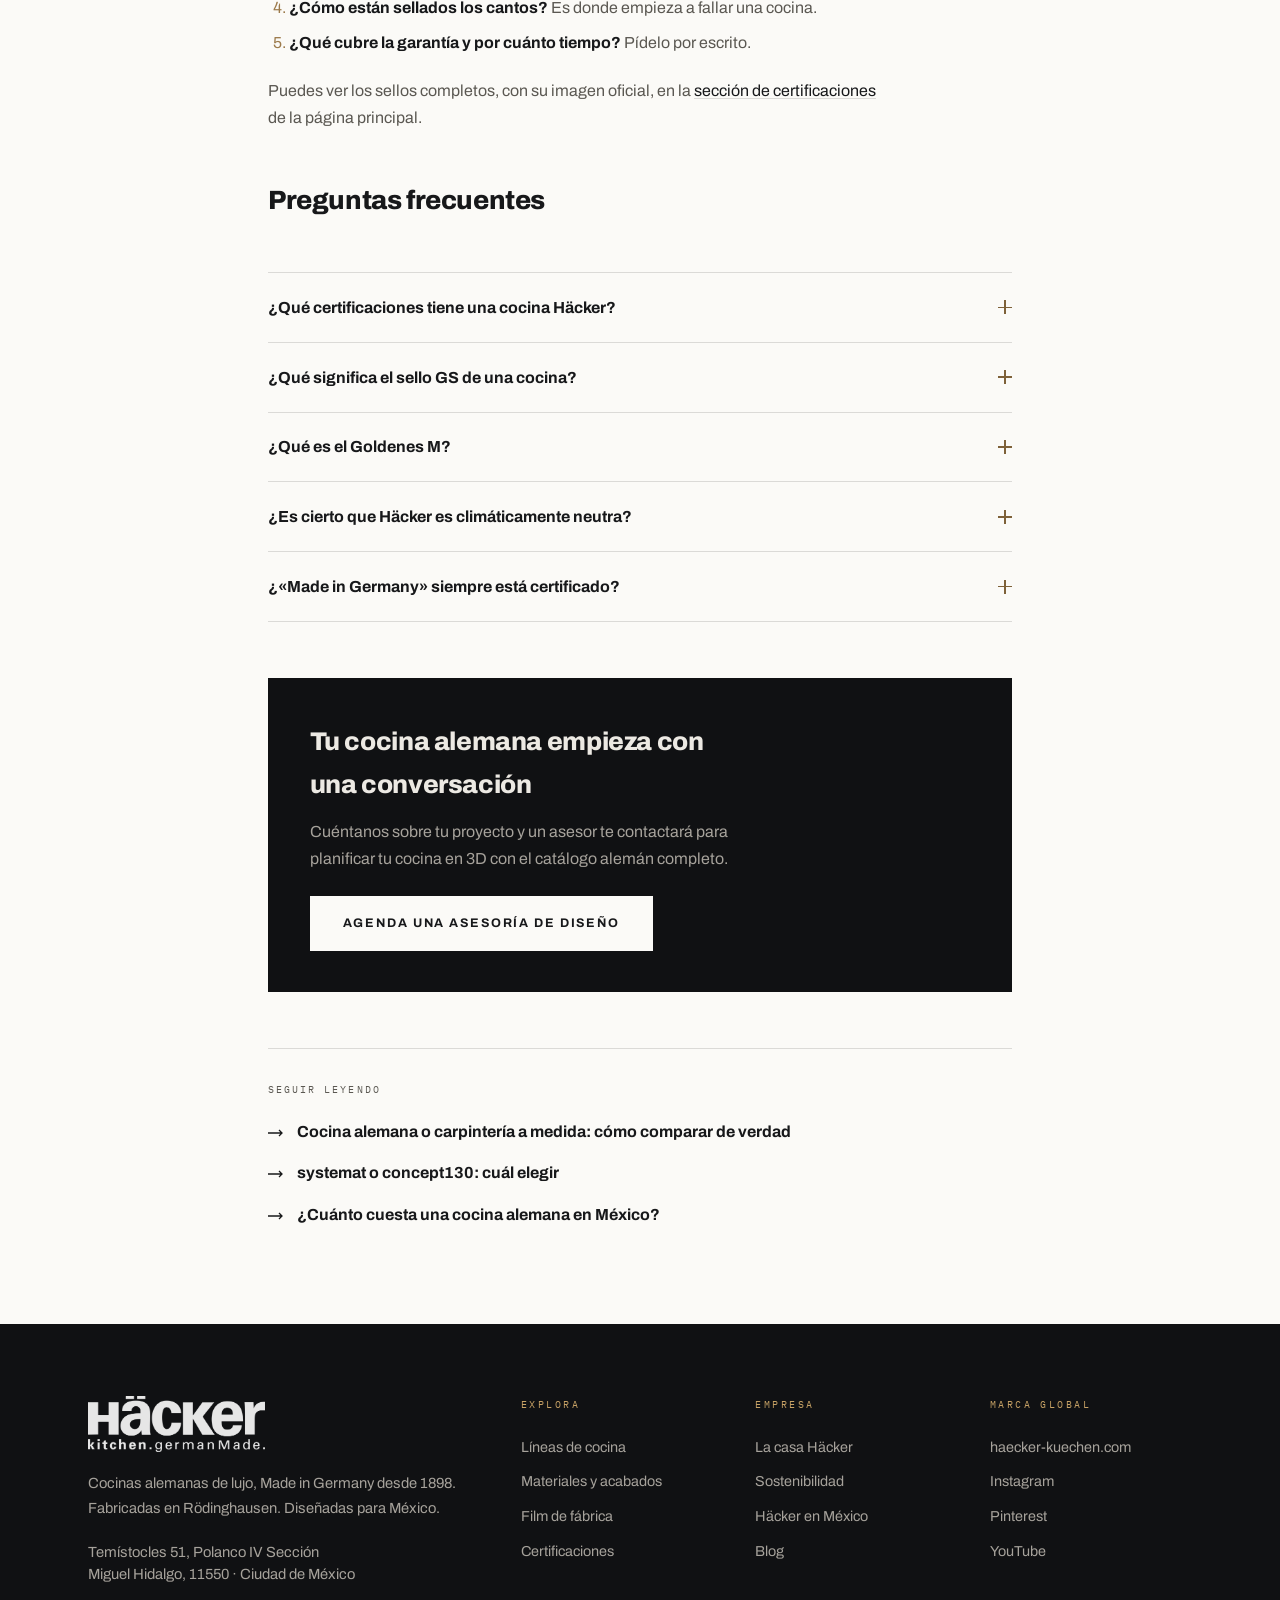
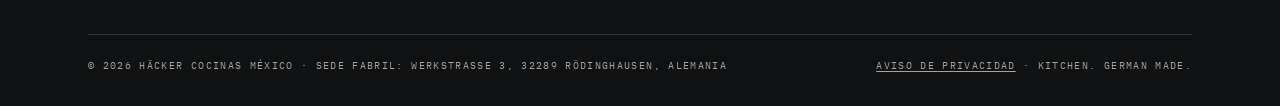
<file: blog/certificaciones-cocina-alemana.html>
<!DOCTYPE html>
<html lang="es-MX">
<head>
  <!-- Google Tag Manager -->
  <script>(function(w,d,s,l,i){w[l]=w[l]||[];w[l].push({'gtm.start':
  new Date().getTime(),event:'gtm.js'});var f=d.getElementsByTagName(s)[0],
  j=d.createElement(s),dl=l!='dataLayer'?'&l='+l:'';j.async=true;j.src=
  'https://www.googletagmanager.com/gtm.js?id='+i+dl;f.parentNode.insertBefore(j,f);
  })(window,document,'script','dataLayer','GTM-P6LWNMBX');</script>
  <!-- End Google Tag Manager -->
  <meta charset="UTF-8">
  <meta name="viewport" content="width=device-width, initial-scale=1.0, viewport-fit=cover">

  <title>Certificaciones de cocinas alemanas: guía de sellos | Häcker</title>
  <meta name="description" content="ISO 9001, TÜV GS, Goldenes M, RAL Made in Germany, PEFC, PURemission. Qué mide cada sello, quién lo emite y por qué importa al comprar una cocina en México.">
  <meta name="robots" content="index, follow, max-image-preview:large, max-snippet:-1">
  <meta name="author" content="Häcker Cocinas México">
  <meta name="theme-color" content="#FBFAF7">
  <link rel="canonical" href="https://www.hackerkitchen.com.mx/blog/certificaciones-cocina-alemana.html">
  <link rel="alternate" hreflang="es-MX" href="https://www.hackerkitchen.com.mx/blog/certificaciones-cocina-alemana.html">

  <meta property="og:type" content="article">
  <meta property="og:locale" content="es_MX">
  <meta property="og:site_name" content="Häcker Cocinas México">
  <meta property="og:title" content="Certificaciones de cocinas alemanas: guía de sellos | Häcker">
  <meta property="og:description" content="ISO 9001, TÜV GS, Goldenes M, RAL Made in Germany, PEFC, PURemission. Qué mide cada sello, quién lo emite y por qué importa al comprar una cocina en México.">
  <meta property="og:url" content="https://www.hackerkitchen.com.mx/blog/certificaciones-cocina-alemana.html">
  <meta property="og:image" content="https://www.hackerkitchen.com.mx/assets/images/iso9001_quadratisch.jpg">
  <meta property="og:image:alt" content="Certificado ISO 9001 de gestión de calidad de Häcker Küchen">
  <meta name="twitter:card" content="summary_large_image">
  <meta name="twitter:title" content="Certificaciones de cocinas alemanas: guía de sellos | Häcker">
  <meta name="twitter:description" content="ISO 9001, TÜV GS, Goldenes M, RAL Made in Germany, PEFC, PURemission. Qué mide cada sello, quién lo emite y por qué importa al comprar una cocina en México.">
  <meta name="twitter:image" content="https://www.hackerkitchen.com.mx/assets/images/iso9001_quadratisch.jpg">

  <link rel="preconnect" href="https://fonts.googleapis.com">
  <link rel="preconnect" href="https://fonts.gstatic.com" crossorigin>
  <link rel="preload" as="style" href="https://fonts.googleapis.com/css2?family=Archivo:wght@400;500;700;800&family=Cormorant+Garamond:ital,wght@1,500&family=IBM+Plex+Mono:wght@400;500&display=swap">
  <link rel="stylesheet" media="print" onload="this.media='all';this.onload=null" href="https://fonts.googleapis.com/css2?family=Archivo:wght@400;500;700;800&family=Cormorant+Garamond:ital,wght@1,500&family=IBM+Plex+Mono:wght@400;500&display=swap">
  <noscript><link rel="stylesheet" href="https://fonts.googleapis.com/css2?family=Archivo:wght@400;500;700;800&family=Cormorant+Garamond:ital,wght@1,500&family=IBM+Plex+Mono:wght@400;500&display=swap"></noscript>
  <link rel="stylesheet" href="/css/styles.css">

  <link rel="icon" href="/favicon.ico" sizes="32x32">
  <link rel="icon" type="image/svg+xml" href="/assets/icons/favicon.svg">
  <link rel="apple-touch-icon" href="/apple-touch-icon.png">
  <link rel="manifest" href="/site.webmanifest">

  <script type="application/ld+json">
  {
    "@context": "https://schema.org",
    "@graph": [
      {
        "@type": "BlogPosting",
        "@id": "https://www.hackerkitchen.com.mx/blog/certificaciones-cocina-alemana.html#articulo",
        "headline": "Qué garantiza realmente cada certificación de una cocina alemana",
        "name": "Qué garantiza realmente cada certificación de una cocina alemana",
        "description": "ISO 9001, TÜV GS, Goldenes M, RAL Made in Germany, PEFC, PURemission. Qué mide cada sello, quién lo emite y por qué importa al comprar una cocina en México.",
        "articleSection": "CALIDAD",
        "inLanguage": "es-MX",
        "datePublished": "2026-07-17",
        "dateModified": "2026-07-17",
        "image": {
          "@type": "ImageObject",
          "url": "https://www.hackerkitchen.com.mx/assets/images/iso9001_quadratisch.jpg",
          "caption": "Certificado ISO 9001 de gestión de calidad de Häcker Küchen"
        },
        "author": {
          "@id": "https://www.hackerkitchen.com.mx/#organizacion"
        },
        "publisher": {
          "@id": "https://www.hackerkitchen.com.mx/#organizacion"
        },
        "isPartOf": {
          "@id": "https://www.hackerkitchen.com.mx/blog/#blog"
        },
        "mainEntityOfPage": {
          "@id": "https://www.hackerkitchen.com.mx/blog/certificaciones-cocina-alemana.html#pagina"
        },
        "about": {
          "@id": "https://www.hackerkitchen.com.mx/#organizacion"
        }
      },
      {
        "@type": "WebPage",
        "@id": "https://www.hackerkitchen.com.mx/blog/certificaciones-cocina-alemana.html#pagina",
        "url": "https://www.hackerkitchen.com.mx/blog/certificaciones-cocina-alemana.html",
        "name": "Certificaciones de cocinas alemanas: guía de sellos | Häcker",
        "inLanguage": "es-MX",
        "isPartOf": {
          "@id": "https://www.hackerkitchen.com.mx/#sitioweb"
        },
        "breadcrumb": {
          "@id": "https://www.hackerkitchen.com.mx/blog/certificaciones-cocina-alemana.html#migas"
        }
      },
      {
        "@type": "BreadcrumbList",
        "@id": "https://www.hackerkitchen.com.mx/blog/certificaciones-cocina-alemana.html#migas",
        "itemListElement": [
          {
            "@type": "ListItem",
            "position": 1,
            "name": "Inicio",
            "item": "https://www.hackerkitchen.com.mx/"
          },
          {
            "@type": "ListItem",
            "position": 2,
            "name": "Blog",
            "item": "https://www.hackerkitchen.com.mx/blog/"
          },
          {
            "@type": "ListItem",
            "position": 3,
            "name": "Qué garantiza realmente cada certificación de una cocina alemana",
            "item": "https://www.hackerkitchen.com.mx/blog/certificaciones-cocina-alemana.html"
          }
        ]
      },
      {
        "@type": "FAQPage",
        "@id": "https://www.hackerkitchen.com.mx/blog/certificaciones-cocina-alemana.html#faq",
        "mainEntity": [
          {
            "@type": "Question",
            "name": "¿Qué certificaciones tiene una cocina Häcker?",
            "acceptedAnswer": {
              "@type": "Answer",
              "text": "Häcker cuenta con ISO 9001 (gestión de calidad), ISO 14001 (ambiental, desde 2009), ISO 45001 (seguridad y salud laboral) e ISO 50001 (energía, desde 2014); el sello GS de seguridad comprobada de TÜV Rheinland; el Goldenes M de la Deutsche Gütegemeinschaft Möbel; el certificado RAL Made in Germany para systemat y concept130; el sello RAL de muebles verificados libres de sustancias nocivas; PEFC de madera sostenible; PURemission y PUResist; y la certificación RAL de fabricación climáticamente neutra."
            }
          },
          {
            "@type": "Question",
            "name": "¿Qué significa el sello GS de una cocina?",
            "acceptedAnswer": {
              "@type": "Answer",
              "text": "GS significa «Geprüfte Sicherheit» (seguridad comprobada). Es un sello alemán voluntario que solo puede otorgar un organismo acreditado independiente —en el caso de Häcker, TÜV Rheinland— tras ensayar físicamente el producto y supervisar la producción de forma continuada. Se diferencia de los marcados de autodeclaración en que hay un tercero que prueba el mueble."
            }
          },
          {
            "@type": "Question",
            "name": "¿Qué es el Goldenes M?",
            "acceptedAnswer": {
              "@type": "Answer",
              "text": "El Goldenes M o «M de Oro» es el sello de calidad de la Deutsche Gütegemeinschaft Möbel (DGM), la asociación alemana de calidad del mueble. Es uno de los más exigentes del sector porque evalúa en una sola certificación tres planos: durabilidad y resistencia del mueble, seguridad de uso y salubridad, incluidas las emisiones al aire interior."
            }
          },
          {
            "@type": "Question",
            "name": "¿Es cierto que Häcker es climáticamente neutra?",
            "acceptedAnswer": {
              "@type": "Answer",
              "text": "Sí. Häcker fue el primer fabricante de muebles de cocina del mundo en certificar un programa completo como climáticamente neutro, con sello RAL auditado. Emplea energía eólica e hidroeléctrica, materiales reciclados, lacas al agua y madera con certificación PEFC, y participa en proyectos internacionales de reforestación."
            }
          },
          {
            "@type": "Question",
            "name": "¿«Made in Germany» siempre está certificado?",
            "acceptedAnswer": {
              "@type": "Answer",
              "text": "No. Cualquiera puede imprimir la frase en un folleto. El certificado RAL Made in Germany lo emite el instituto alemán RAL y verifica que el producto se fabrica realmente en Alemania, no que solo se ensambla o se etiqueta allí. Häcker tiene ese certificado para sus dos líneas de cocina."
            }
          }
        ]
      }
    ]
  }
  </script>
  <!-- Google tag (gtag.js) -->
  <script async src="https://www.googletagmanager.com/gtag/js?id=G-S4J8G2546M"></script>
  <script>
    window.dataLayer = window.dataLayer || [];
    function gtag(){dataLayer.push(arguments);}
    gtag('js', new Date());
    gtag('config', 'G-S4J8G2546M');
  </script>
</head>

<body>
  <!-- Google Tag Manager (noscript) -->
  <noscript><iframe src="https://www.googletagmanager.com/ns.html?id=GTM-P6LWNMBX"
  height="0" width="0" style="display:none;visibility:hidden"></iframe></noscript>
  <!-- End Google Tag Manager (noscript) -->

  <a class="skip-link" href="#contenido">Saltar al contenido</a>

  <header class="site-header is-scrolled" id="siteHeader">
    <div class="site-header__inner">
      <a class="brand" href="/" aria-label="Häcker Cocinas México — inicio">
        <img class="brand__logo" src="/assets/logos/hacker-logo.png" alt="Häcker kitchen. german Made. — logotipo" width="2048" height="649">
        <span class="brand__region mono">MÉXICO</span>
      </a>
      <nav class="site-nav" id="siteNav" aria-label="Navegación principal">
        <a href="/#lineas">Líneas</a>
        <a href="/#acabados">Acabados</a>
        <a href="/#certificaciones">Certificaciones</a>
        <a href="/#mexico">México</a>
        <a href="/blog/">Blog</a>
      </nav>
      <a class="btn btn--ink site-header__cta" href="/#contacto">Agenda tu asesoría</a>
      <button class="nav-toggle" id="navToggle" aria-label="Abrir menú" aria-expanded="false" aria-controls="siteNav">
        <span></span><span></span>
      </button>
    </div>
  </header>

  <main id="contenido">
    <article class="article">
      <div class="wrap wrap--narrow">

        <nav aria-label="Ruta de navegación">
          <ol class="breadcrumbs">
            <li><a href="/">Inicio</a></li>
            <li><a href="/blog/">Blog</a></li>
            <li><span aria-current="page">CALIDAD</span></li>
          </ol>
        </nav>

        <header class="article__header">
          <h1 class="article__title">Qué garantiza realmente cada certificación de una cocina alemana</h1>
          <p class="article__standfirst">«Calidad alemana» es una frase de folleto hasta que alguien la audita. Estas son las certificaciones que respaldan una cocina Häcker, qué mide exactamente cada una y cuáles deberías exigir a cualquier fabricante, sea de donde sea.</p>
          <p class="article__byline">
            <span>Häcker Cocinas México</span>
            <span><time datetime="2026-07-17">17 de julio de 2026</time></span>
            <span>9 min de lectura</span>
          </p>
        </header>

        <div class="article__key">
          <h2>En corto</h2>
        <p>Una certificación solo vale por tres cosas: qué mide, quién la emite y si es verificable. Un sello autoconcedido por el propio fabricante no es una certificación.</p>
        <p>Häcker acumula certificaciones en cuatro planos: calidad de gestión (ISO 9001), seguridad del producto (TÜV Rheinland GS y Goldenes M), salubridad del material (RAL libre de sustancias nocivas, PURemission) y origen (RAL Made in Germany).</p>
        </div>

        <nav class="article__toc" aria-labelledby="toc-titulo">
          <h2 id="toc-titulo">En este artículo</h2>
          <ol>
          <li><a href="#por-que-importan">Por qué importan más de lo que parece</a></li>
          <li><a href="#gestion">Certificaciones de gestión: las ISO</a></li>
          <li><a href="#seguridad">Seguridad del producto: GS y Goldenes M</a></li>
          <li><a href="#salubridad">Lo que respiras: emisiones y sustancias nocivas</a></li>
          <li><a href="#origen">Origen: qué significa Made in Germany certificado</a></li>
          <li><a href="#ambientales">Medio ambiente: PEFC y neutralidad climática</a></li>
          <li><a href="#tabla-resumen">Resumen: quién emite qué</a></li>
          <li><a href="#que-preguntar">Qué preguntar a cualquier fabricante</a></li>
          </ol>
        </nav>

        <div class="prose">
          <h2 id="por-que-importan">Por qué importan más de lo que parece</h2>
          <p>
            Una cocina es de los pocos muebles que se compran una vez cada quince o veinte años, que soportan
            agua, vapor, grasa y calor a diario, y que están en la habitación donde se prepara la comida. Es
            decir: es el mueble donde la diferencia entre un material certificado y uno sin auditar tiene
            consecuencias reales, aunque tarden años en manifestarse.
          </p>
          <p>
            El problema es que casi cualquier fabricante dice tener «los más altos estándares de calidad». La
            única forma de distinguir es preguntar tres cosas de cada sello que te enseñen:
            <strong>qué mide</strong>, <strong>quién lo emite</strong> y <strong>cómo se verifica</strong>.
            Un logo diseñado por el propio fabricante no responde a ninguna de las tres.
          </p>
          
          <h2 id="gestion">Certificaciones de gestión: las ISO</h2>
          <p>
            Las normas ISO no certifican un producto concreto, sino el <em>sistema</em> con el que la empresa
            trabaja. Son auditadas por organismos externos y se renuevan periódicamente.
          </p>
          <ul>
            <li><strong>ISO 9001 — Gestión de calidad.</strong> Audita que exista un sistema documentado y trazable para controlar la calidad en toda la cadena, del tablero al tornillo. Es la que garantiza que la cocina número mil de un día se fabrique igual que la número uno.</li>
            <li><strong>ISO 14001 — Gestión ambiental.</strong> Häcker la mantiene desde 2009. Controla residuos, consumo de agua y emisiones del proceso productivo.</li>
            <li><strong>ISO 45001 — Seguridad y salud en el trabajo.</strong> Cubre las condiciones de los más de 2,000 empleados que fabrican el producto.</li>
            <li><strong>ISO 50001 — Gestión energética.</strong> Vigente desde 2014, audita la eficiencia energética de la producción.</li>
          </ul>
          
          <h2 id="seguridad">Seguridad del producto: GS y Goldenes M</h2>
          <h3>El sello GS de TÜV Rheinland</h3>
          <p>
            <strong>GS</strong> significa <span lang="de">«Geprüfte Sicherheit»</span>, seguridad comprobada.
            Es un sello alemán de carácter voluntario que solo puede otorgar un organismo acreditado
            independiente —en este caso <strong>TÜV Rheinland</strong>— tras ensayar el producto. A diferencia
            de un marcado de autodeclaración, aquí hay un tercero que prueba físicamente el mueble y que
            supervisa la producción de forma continuada.
          </p>
          <h3>El Goldenes M de la DGM</h3>
          <p>
            La «M de Oro» la concede la <strong>Deutsche Gütegemeinschaft Möbel</strong> (DGM), la asociación
            alemana de calidad del mueble. Es uno de los sellos más exigentes del sector porque combina tres
            planos en una sola evaluación: <strong>durabilidad y resistencia</strong> del mueble,
            <strong>seguridad</strong> de uso y <strong>salubridad</strong>, incluidas las emisiones.
          </p>
          
          <h2 id="salubridad">Lo que respiras: emisiones y sustancias nocivas</h2>
          <p>
            Este es el bloque que menos se comenta y más debería importar, porque afecta al aire de tu casa
            todos los días.
          </p>
          <ul>
            <li><strong>RAL — Muebles verificados libres de sustancias nocivas.</strong> Analiza que el mueble no emita ni contenga sustancias dañinas por encima de los límites establecidos.</li>
            <li><strong>PURemission.</strong> Etiqueta de superficies de mínima emisión.</li>
            <li><strong>PUResist.</strong> No es de salubridad sino de resistencia: cantos sellados con poliuretano capaces de aguantar humedad y vapor. Importa porque el canto es el punto por donde un mueble de cocina empieza a fallar.</li>
          </ul>
          <p>
            A esto se suma que Häcker emplea <strong>lacas al agua</strong> en lugar de disolventes en sus
            acabados lacados.
          </p>
          
          <h2 id="origen">Origen: qué significa Made in Germany certificado</h2>
          <p>
            «Made in Germany» sin más es una frase que cualquiera puede imprimir. El <strong>certificado RAL
            Made in Germany</strong> es otra cosa: lo emite el RAL, el instituto alemán de garantía de calidad
            y certificación, y verifica que el producto se fabrica realmente en Alemania y no solo se ensambla
            o se etiqueta allí.
          </p>
          <p>
            Häcker tiene ese certificado para <strong>las dos líneas</strong>, systemat y concept130. Toda la
            producción ocurre en Rödinghausen, en cinco fábricas con 223,500 m² de superficie.
          </p>
          
          <h2 id="ambientales">Medio ambiente: PEFC y neutralidad climática</h2>
          <ul>
            <li><strong>PEFC.</strong> Certifica la cadena de custodia de la madera: acredita que procede de bosques gestionados de forma sostenible y permite trazar su origen.</li>
            <li><strong>Fabricación climáticamente neutra (RAL).</strong> Häcker fue <strong>el primer fabricante de muebles de cocina del mundo</strong> en certificar un programa completo como climáticamente neutro. Utiliza energía eólica e hidroeléctrica, materiales reciclados y participa en proyectos internacionales de reforestación.</li>
            <li><strong>DGM Klimapakt.</strong> El pacto climático de la industria alemana del mueble, con huella de carbono medida y compensada.</li>
          </ul>
          
          <h2 id="tabla-resumen">Resumen: quién emite qué</h2>
          <div class="table-scroll">
            <table>
              <caption class="sr-only">Certificaciones de Häcker Küchen, qué miden y quién las emite</caption>
              <thead>
                <tr><th scope="col">Certificación</th><th scope="col">Qué mide</th><th scope="col">Quién la emite</th></tr>
              </thead>
              <tbody>
                <tr><th scope="row">ISO 9001</th><td>Sistema de gestión de calidad</td><td>Organismo certificador acreditado</td></tr>
                <tr><th scope="row">ISO 14001</th><td>Gestión ambiental (desde 2009)</td><td>Organismo certificador acreditado</td></tr>
                <tr><th scope="row">ISO 45001</th><td>Seguridad y salud laboral</td><td>Organismo certificador acreditado</td></tr>
                <tr><th scope="row">ISO 50001</th><td>Gestión energética (desde 2014)</td><td>Organismo certificador acreditado</td></tr>
                <tr><th scope="row">GS</th><td>Seguridad del producto ensayada</td><td>TÜV Rheinland</td></tr>
                <tr><th scope="row">Goldenes M</th><td>Durabilidad, seguridad y salubridad</td><td>Deutsche Gütegemeinschaft Möbel</td></tr>
                <tr><th scope="row">RAL Made in Germany</th><td>Origen real de fabricación</td><td>Instituto RAL</td></tr>
                <tr><th scope="row">RAL sustancias nocivas</th><td>Emisiones y sustancias dañinas</td><td>Instituto RAL</td></tr>
                <tr><th scope="row">RAL clima neutral</th><td>Neutralidad de carbono de la fabricación</td><td>Instituto RAL</td></tr>
                <tr><th scope="row">PEFC</th><td>Origen sostenible de la madera</td><td>PEFC</td></tr>
              </tbody>
            </table>
          </div>
          
          <h2 id="que-preguntar">Qué preguntar a cualquier fabricante</h2>
          <p>
            Da igual la marca que estés considerando. Estas cinco preguntas te dan una lectura honesta en cinco
            minutos:
          </p>
          <ol>
            <li><strong>¿Dónde se fabrica el mueble, y puede acreditarlo un tercero?</strong> No dónde está la oficina: dónde está la fábrica.</li>
            <li><strong>¿Qué organismo independiente ha ensayado el producto?</strong> Si la respuesta es «nosotros mismos», ya sabes.</li>
            <li><strong>¿Qué emisiones tiene el material?</strong> Debe existir un sello que lo acredite.</li>
            <li><strong>¿Cómo están sellados los cantos?</strong> Es donde empieza a fallar una cocina.</li>
            <li><strong>¿Qué cubre la garantía y por cuánto tiempo?</strong> Pídelo por escrito.</li>
          </ol>
          <p>
            Puedes ver los sellos completos, con su imagen oficial, en la
            <a href="/#certificaciones">sección de certificaciones</a> de la página principal.
          </p>
        </div>

        <section class="article__faq" aria-labelledby="faq-titulo">
          <h2 id="faq-titulo">Preguntas frecuentes</h2>
          <div class="faq__list">
          <details class="faq__item">
            <summary>¿Qué certificaciones tiene una cocina Häcker?<span class="faq__icon" aria-hidden="true"></span></summary>
            <p>Häcker cuenta con ISO 9001 (gestión de calidad), ISO 14001 (ambiental, desde 2009), ISO 45001 (seguridad y salud laboral) e ISO 50001 (energía, desde 2014); el sello GS de seguridad comprobada de TÜV Rheinland; el Goldenes M de la Deutsche Gütegemeinschaft Möbel; el certificado RAL Made in Germany para systemat y concept130; el sello RAL de muebles verificados libres de sustancias nocivas; PEFC de madera sostenible; PURemission y PUResist; y la certificación RAL de fabricación climáticamente neutra.</p>
          </details>
          <details class="faq__item">
            <summary>¿Qué significa el sello GS de una cocina?<span class="faq__icon" aria-hidden="true"></span></summary>
            <p>GS significa «Geprüfte Sicherheit» (seguridad comprobada). Es un sello alemán voluntario que solo puede otorgar un organismo acreditado independiente —en el caso de Häcker, TÜV Rheinland— tras ensayar físicamente el producto y supervisar la producción de forma continuada. Se diferencia de los marcados de autodeclaración en que hay un tercero que prueba el mueble.</p>
          </details>
          <details class="faq__item">
            <summary>¿Qué es el Goldenes M?<span class="faq__icon" aria-hidden="true"></span></summary>
            <p>El Goldenes M o «M de Oro» es el sello de calidad de la Deutsche Gütegemeinschaft Möbel (DGM), la asociación alemana de calidad del mueble. Es uno de los más exigentes del sector porque evalúa en una sola certificación tres planos: durabilidad y resistencia del mueble, seguridad de uso y salubridad, incluidas las emisiones al aire interior.</p>
          </details>
          <details class="faq__item">
            <summary>¿Es cierto que Häcker es climáticamente neutra?<span class="faq__icon" aria-hidden="true"></span></summary>
            <p>Sí. Häcker fue el primer fabricante de muebles de cocina del mundo en certificar un programa completo como climáticamente neutro, con sello RAL auditado. Emplea energía eólica e hidroeléctrica, materiales reciclados, lacas al agua y madera con certificación PEFC, y participa en proyectos internacionales de reforestación.</p>
          </details>
          <details class="faq__item">
            <summary>¿«Made in Germany» siempre está certificado?<span class="faq__icon" aria-hidden="true"></span></summary>
            <p>No. Cualquiera puede imprimir la frase en un folleto. El certificado RAL Made in Germany lo emite el instituto alemán RAL y verifica que el producto se fabrica realmente en Alemania, no que solo se ensambla o se etiqueta allí. Häcker tiene ese certificado para sus dos líneas de cocina.</p>
          </details>
          </div>
        </section>

        <aside class="article__cta">
          <h2>Tu cocina alemana empieza con una conversación</h2>
          <p>Cuéntanos sobre tu proyecto y un asesor te contactará para planificar tu cocina en 3D con el catálogo alemán completo.</p>
          <a class="btn btn--light" href="/#contacto">Agenda una asesoría de diseño</a>
        </aside>

        <nav class="related" aria-labelledby="rel-titulo">
          <p class="related__title" id="rel-titulo">Seguir leyendo</p>
          <ul class="related__list" role="list">
          <li><a href="/blog/cocina-alemana-vs-carpinteria-a-medida.html"><svg width="16" height="8" viewBox="0 0 16 8" fill="none" aria-hidden="true"><path d="M0 4h14M11 1l3 3-3 3" stroke="currentColor" stroke-width="1.3"/></svg><span>Cocina alemana o carpintería a medida: cómo comparar de verdad</span></a></li>
          <li><a href="/blog/systemat-o-concept130.html"><svg width="16" height="8" viewBox="0 0 16 8" fill="none" aria-hidden="true"><path d="M0 4h14M11 1l3 3-3 3" stroke="currentColor" stroke-width="1.3"/></svg><span>systemat o concept130: cuál elegir</span></a></li>
          <li><a href="/blog/cuanto-cuesta-una-cocina-alemana-en-mexico.html"><svg width="16" height="8" viewBox="0 0 16 8" fill="none" aria-hidden="true"><path d="M0 4h14M11 1l3 3-3 3" stroke="currentColor" stroke-width="1.3"/></svg><span>¿Cuánto cuesta una cocina alemana en México?</span></a></li>
          </ul>
        </nav>

      </div>
    </article>
  </main>

  <footer class="site-footer">
    <div class="wrap">
      <div class="site-footer__top">
        <div class="site-footer__brand">
          <img class="site-footer__logo" src="/assets/logos/hacker-logo.png" alt="Häcker kitchen. german Made. — logotipo" loading="lazy" width="2048" height="649">
          <p>Cocinas alemanas de lujo, Made in Germany desde 1898.<br>Fabricadas en Rödinghausen. Diseñadas para México.</p>
          <p class="site-footer__address">Temístocles 51, Polanco IV Sección<br>Miguel Hidalgo, 11550 · Ciudad de México</p>
        </div>
        <nav class="site-footer__nav" aria-label="Navegación de pie de página">
          <div>
            <p class="mono footer-label">EXPLORA</p>
            <a href="/#lineas">Líneas de cocina</a>
            <a href="/#acabados">Materiales y acabados</a>
            <a href="/#film">Film de fábrica</a>
            <a href="/#certificaciones">Certificaciones</a>
          </div>
          <div>
            <p class="mono footer-label">EMPRESA</p>
            <a href="/#manifiesto">La casa Häcker</a>
            <a href="/#sostenibilidad">Sostenibilidad</a>
            <a href="/#mexico">Häcker en México</a>
            <a href="/blog/">Blog</a>
          </div>
          <div>
            <p class="mono footer-label">MARCA GLOBAL</p>
            <a href="https://www.haecker-kuechen.com/es/" target="_blank" rel="noopener">haecker-kuechen.com</a>
            <a href="https://www.instagram.com/haeckerkuechen/" target="_blank" rel="noopener">Instagram</a>
            <a href="https://www.pinterest.de/haeckerkuechen/" target="_blank" rel="noopener">Pinterest</a>
            <a href="https://www.youtube.com/channel/UCLhVb-wuSguLFLpVPP7nQXw" target="_blank" rel="noopener">YouTube</a>
          </div>
        </nav>
      </div>
      <div class="site-footer__bottom">
        <p class="mono">© <span id="year">2026</span> HÄCKER COCINAS MÉXICO · SEDE FABRIL: WERKSTRASSE 3, 32289 RÖDINGHAUSEN, ALEMANIA</p>
        <p class="mono"><a href="/aviso-de-privacidad.html">AVISO DE PRIVACIDAD</a> · KITCHEN. GERMAN MADE.</p>
      </div>
    </div>
  </footer>

  <script src="/js/main.js" defer></script>
</body>
</html>
</file>
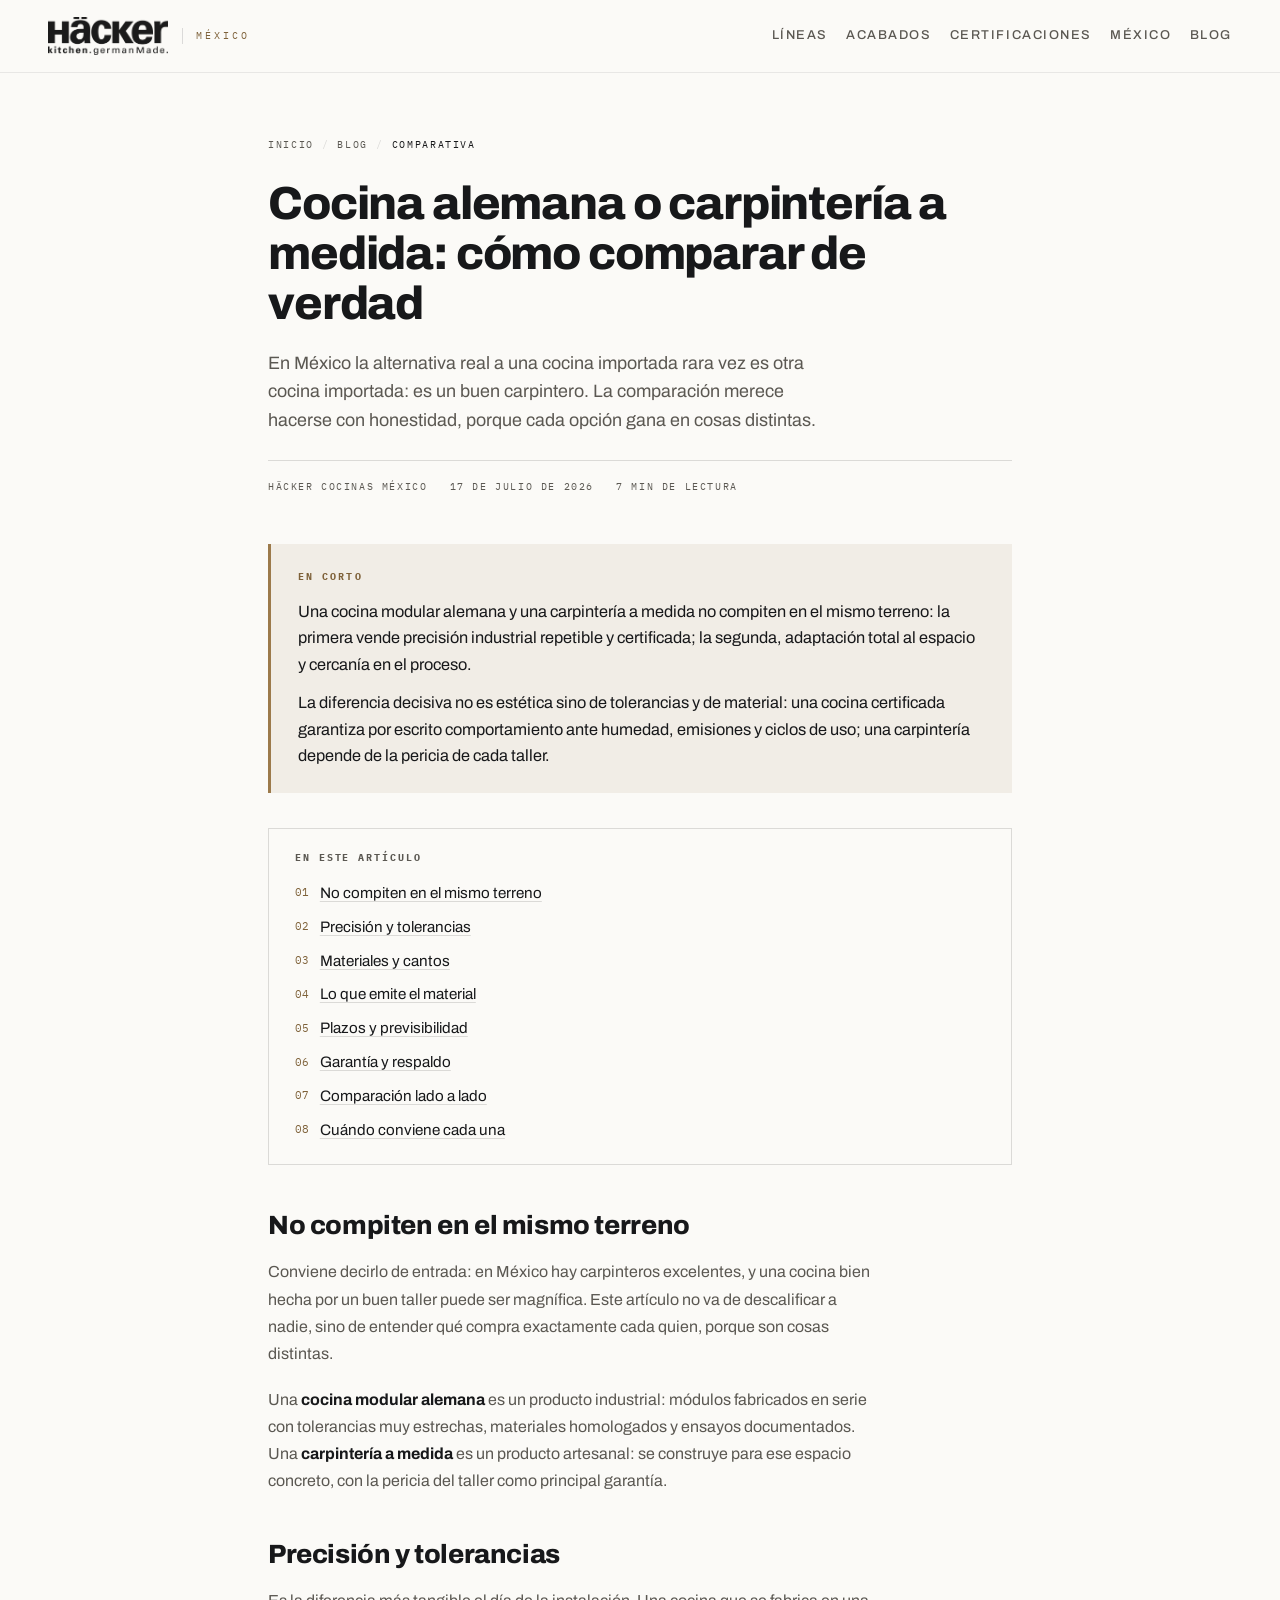
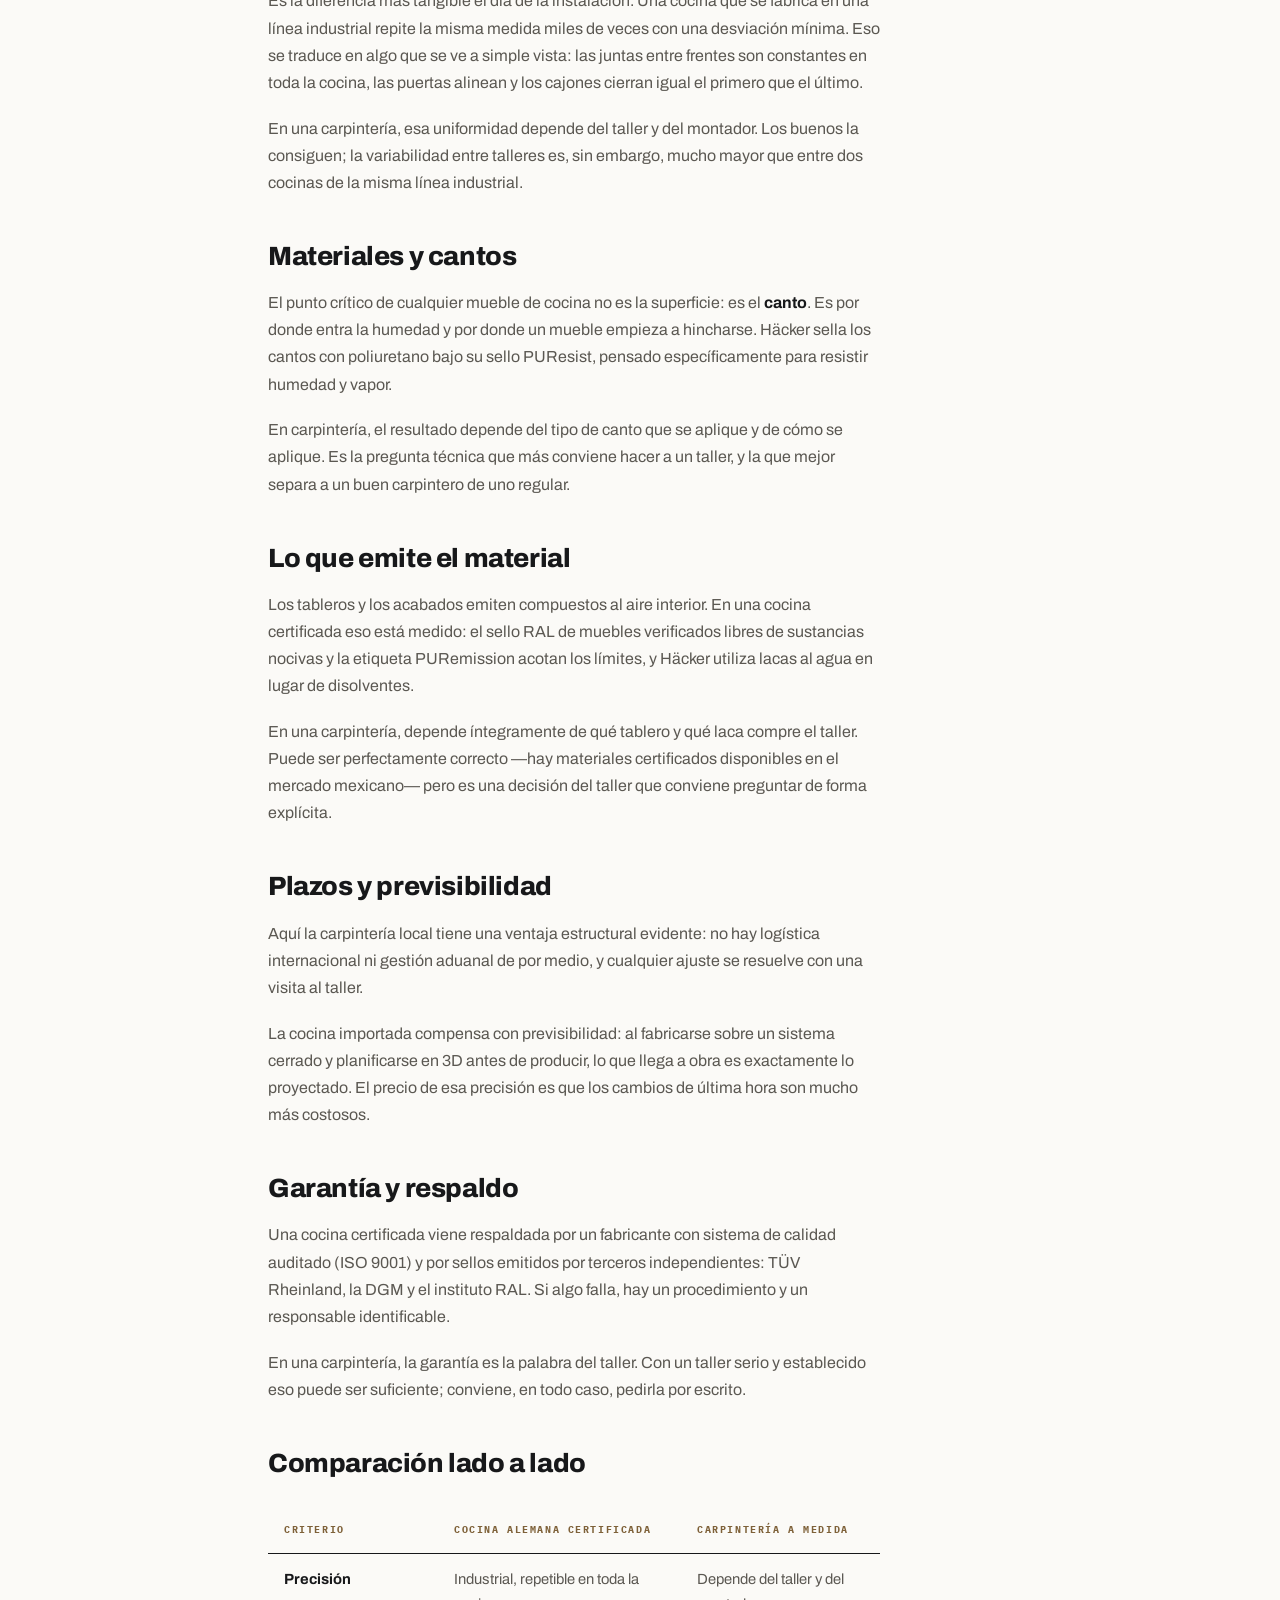
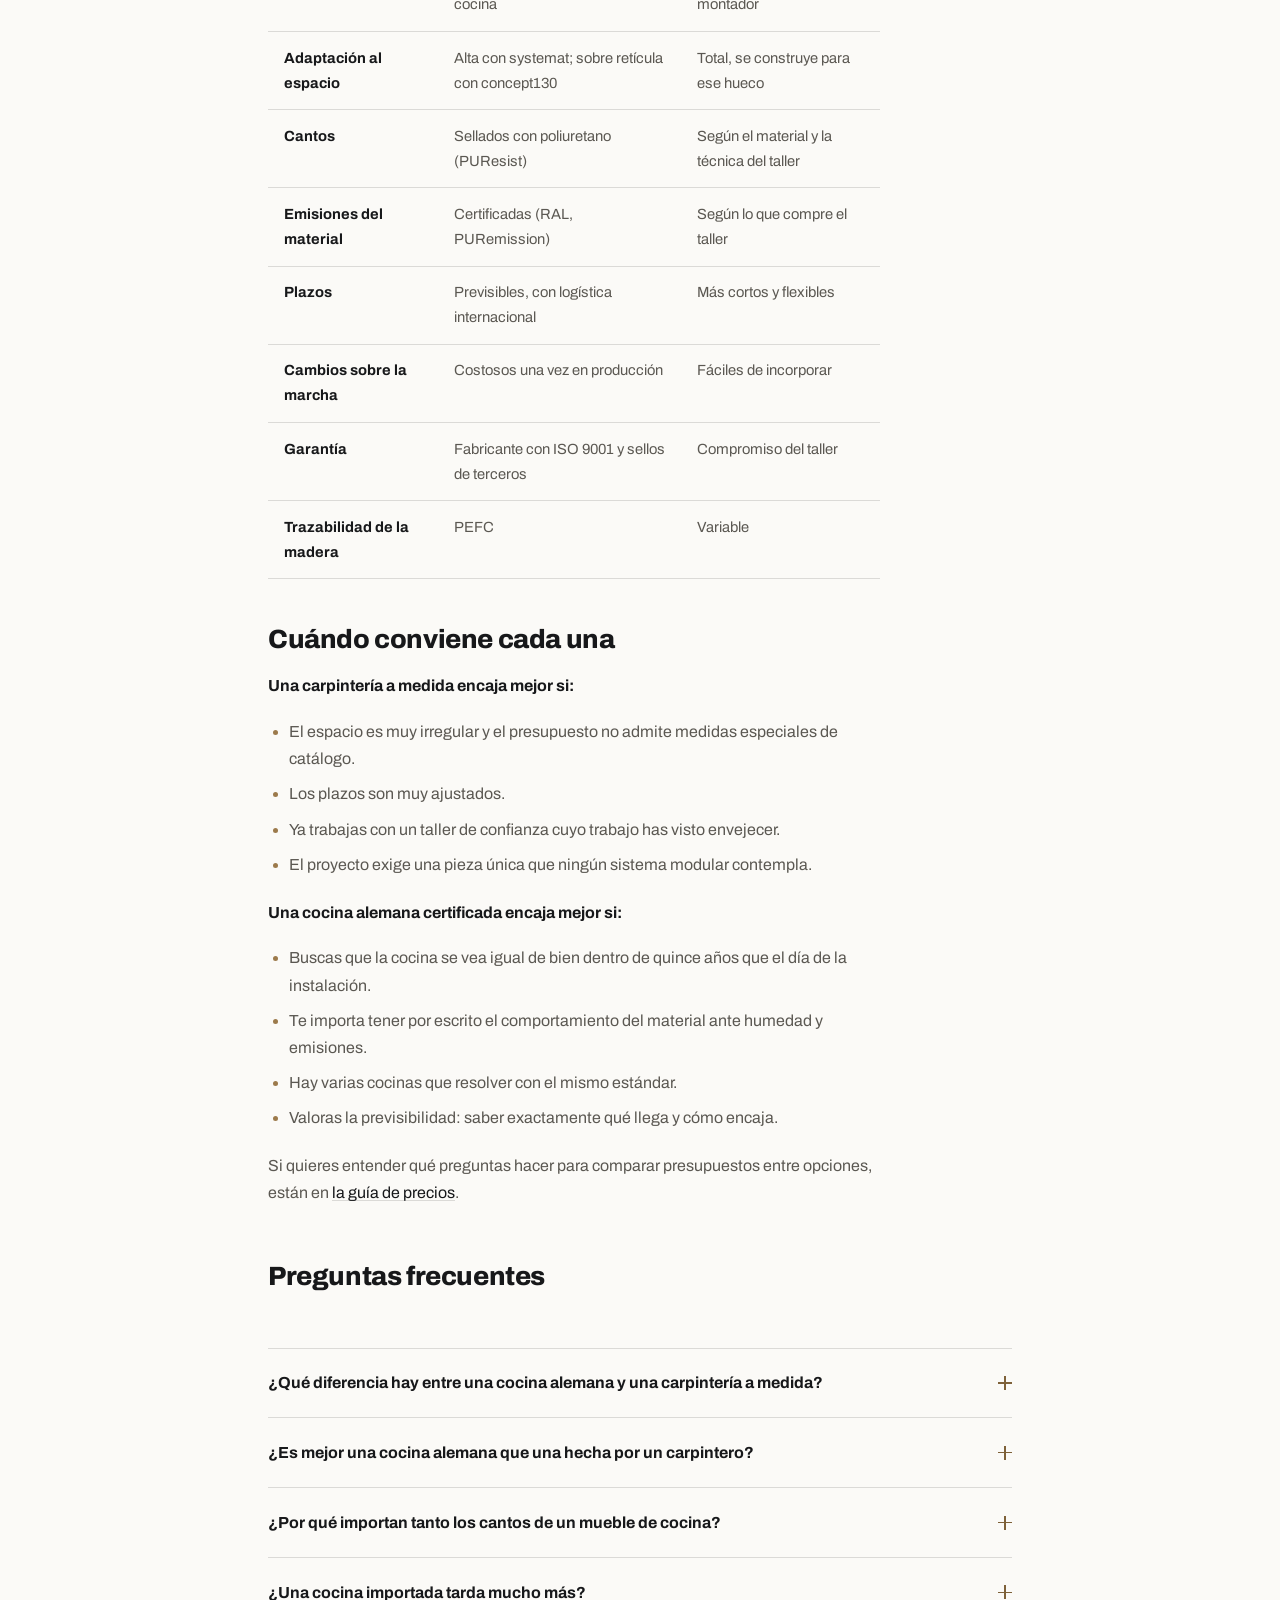
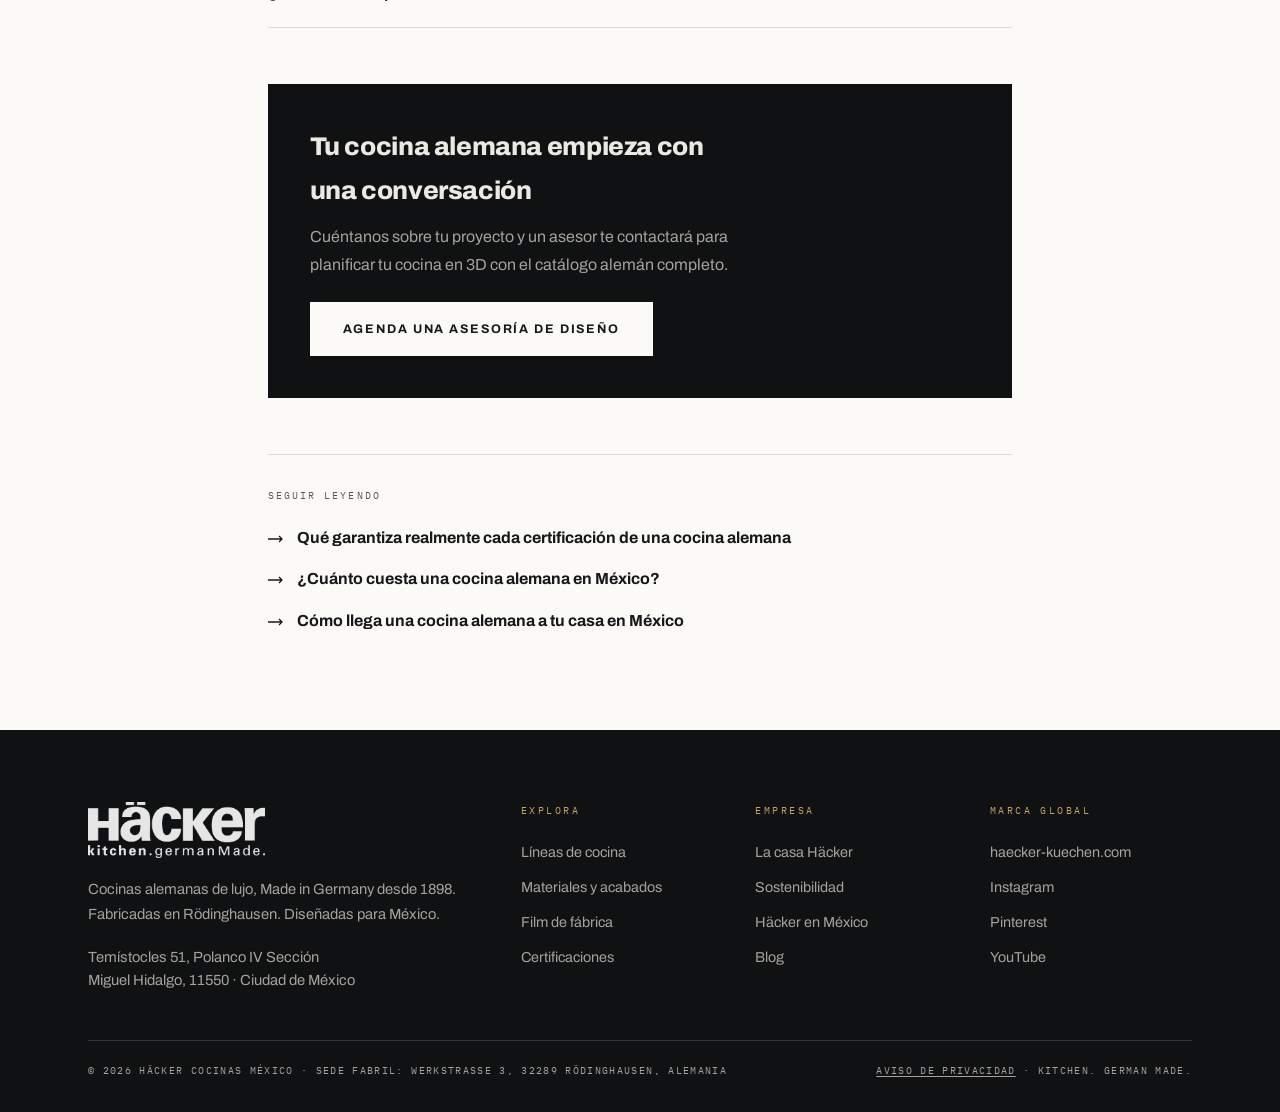
<file: blog/cocina-alemana-vs-carpinteria-a-medida.html>
<!DOCTYPE html>
<html lang="es-MX">
<head>
  <!-- Google Tag Manager -->
  <script>(function(w,d,s,l,i){w[l]=w[l]||[];w[l].push({'gtm.start':
  new Date().getTime(),event:'gtm.js'});var f=d.getElementsByTagName(s)[0],
  j=d.createElement(s),dl=l!='dataLayer'?'&l='+l:'';j.async=true;j.src=
  'https://www.googletagmanager.com/gtm.js?id='+i+dl;f.parentNode.insertBefore(j,f);
  })(window,document,'script','dataLayer','GTM-P6LWNMBX');</script>
  <!-- End Google Tag Manager -->
  <meta charset="UTF-8">
  <meta name="viewport" content="width=device-width, initial-scale=1.0, viewport-fit=cover">

  <title>Cocina alemana o carpintería a medida | Häcker</title>
  <meta name="description" content="Cocina modular alemana certificada o carpintería a medida en México: precisión, materiales, plazos y garantía. Cuándo conviene cada una.">
  <meta name="robots" content="index, follow, max-image-preview:large, max-snippet:-1">
  <meta name="author" content="Häcker Cocinas México">
  <meta name="theme-color" content="#FBFAF7">
  <link rel="canonical" href="https://www.hackerkitchen.com.mx/blog/cocina-alemana-vs-carpinteria-a-medida.html">
  <link rel="alternate" hreflang="es-MX" href="https://www.hackerkitchen.com.mx/blog/cocina-alemana-vs-carpinteria-a-medida.html">

  <meta property="og:type" content="article">
  <meta property="og:locale" content="es_MX">
  <meta property="og:site_name" content="Häcker Cocinas México">
  <meta property="og:title" content="Cocina alemana o carpintería a medida | Häcker">
  <meta property="og:description" content="Cocina modular alemana certificada o carpintería a medida en México: precisión, materiales, plazos y garantía. Cuándo conviene cada una.">
  <meta property="og:url" content="https://www.hackerkitchen.com.mx/blog/cocina-alemana-vs-carpinteria-a-medida.html">
  <meta property="og:image" content="https://www.hackerkitchen.com.mx/assets/images/toronto_ulme_mocca_perfect_soft_sandgrau_m1_1700x1200.jpg">
  <meta property="og:image:alt" content="Cocina Häcker concept130 Toronto en olmo moca con frente Perfect Soft gris arena">
  <meta name="twitter:card" content="summary_large_image">
  <meta name="twitter:title" content="Cocina alemana o carpintería a medida | Häcker">
  <meta name="twitter:description" content="Cocina modular alemana certificada o carpintería a medida en México: precisión, materiales, plazos y garantía. Cuándo conviene cada una.">
  <meta name="twitter:image" content="https://www.hackerkitchen.com.mx/assets/images/toronto_ulme_mocca_perfect_soft_sandgrau_m1_1700x1200.jpg">

  <link rel="preconnect" href="https://fonts.googleapis.com">
  <link rel="preconnect" href="https://fonts.gstatic.com" crossorigin>
  <link rel="preload" as="style" href="https://fonts.googleapis.com/css2?family=Archivo:wght@400;500;700;800&family=Cormorant+Garamond:ital,wght@1,500&family=IBM+Plex+Mono:wght@400;500&display=swap">
  <link rel="stylesheet" media="print" onload="this.media='all';this.onload=null" href="https://fonts.googleapis.com/css2?family=Archivo:wght@400;500;700;800&family=Cormorant+Garamond:ital,wght@1,500&family=IBM+Plex+Mono:wght@400;500&display=swap">
  <noscript><link rel="stylesheet" href="https://fonts.googleapis.com/css2?family=Archivo:wght@400;500;700;800&family=Cormorant+Garamond:ital,wght@1,500&family=IBM+Plex+Mono:wght@400;500&display=swap"></noscript>
  <link rel="stylesheet" href="/css/styles.css">

  <link rel="icon" href="/favicon.ico" sizes="32x32">
  <link rel="icon" type="image/svg+xml" href="/assets/icons/favicon.svg">
  <link rel="apple-touch-icon" href="/apple-touch-icon.png">
  <link rel="manifest" href="/site.webmanifest">

  <script type="application/ld+json">
  {
    "@context": "https://schema.org",
    "@graph": [
      {
        "@type": "BlogPosting",
        "@id": "https://www.hackerkitchen.com.mx/blog/cocina-alemana-vs-carpinteria-a-medida.html#articulo",
        "headline": "Cocina alemana o carpintería a medida: cómo comparar de verdad",
        "name": "Cocina alemana o carpintería a medida: cómo comparar de verdad",
        "description": "Cocina modular alemana certificada o carpintería a medida en México: precisión, materiales, plazos y garantía. Cuándo conviene cada una.",
        "articleSection": "COMPARATIVA",
        "inLanguage": "es-MX",
        "datePublished": "2026-07-17",
        "dateModified": "2026-07-17",
        "image": {
          "@type": "ImageObject",
          "url": "https://www.hackerkitchen.com.mx/assets/images/toronto_ulme_mocca_perfect_soft_sandgrau_m1_1700x1200.jpg",
          "caption": "Cocina Häcker concept130 Toronto en olmo moca con frente Perfect Soft gris arena"
        },
        "author": {
          "@id": "https://www.hackerkitchen.com.mx/#organizacion"
        },
        "publisher": {
          "@id": "https://www.hackerkitchen.com.mx/#organizacion"
        },
        "isPartOf": {
          "@id": "https://www.hackerkitchen.com.mx/blog/#blog"
        },
        "mainEntityOfPage": {
          "@id": "https://www.hackerkitchen.com.mx/blog/cocina-alemana-vs-carpinteria-a-medida.html#pagina"
        },
        "about": {
          "@id": "https://www.hackerkitchen.com.mx/#organizacion"
        }
      },
      {
        "@type": "WebPage",
        "@id": "https://www.hackerkitchen.com.mx/blog/cocina-alemana-vs-carpinteria-a-medida.html#pagina",
        "url": "https://www.hackerkitchen.com.mx/blog/cocina-alemana-vs-carpinteria-a-medida.html",
        "name": "Cocina alemana o carpintería a medida | Häcker",
        "inLanguage": "es-MX",
        "isPartOf": {
          "@id": "https://www.hackerkitchen.com.mx/#sitioweb"
        },
        "breadcrumb": {
          "@id": "https://www.hackerkitchen.com.mx/blog/cocina-alemana-vs-carpinteria-a-medida.html#migas"
        }
      },
      {
        "@type": "BreadcrumbList",
        "@id": "https://www.hackerkitchen.com.mx/blog/cocina-alemana-vs-carpinteria-a-medida.html#migas",
        "itemListElement": [
          {
            "@type": "ListItem",
            "position": 1,
            "name": "Inicio",
            "item": "https://www.hackerkitchen.com.mx/"
          },
          {
            "@type": "ListItem",
            "position": 2,
            "name": "Blog",
            "item": "https://www.hackerkitchen.com.mx/blog/"
          },
          {
            "@type": "ListItem",
            "position": 3,
            "name": "Cocina alemana o carpintería a medida: cómo comparar de verdad",
            "item": "https://www.hackerkitchen.com.mx/blog/cocina-alemana-vs-carpinteria-a-medida.html"
          }
        ]
      },
      {
        "@type": "FAQPage",
        "@id": "https://www.hackerkitchen.com.mx/blog/cocina-alemana-vs-carpinteria-a-medida.html#faq",
        "mainEntity": [
          {
            "@type": "Question",
            "name": "¿Qué diferencia hay entre una cocina alemana y una carpintería a medida?",
            "acceptedAnswer": {
              "@type": "Answer",
              "text": "Una cocina modular alemana es un producto industrial con tolerancias muy estrechas, materiales homologados y ensayos documentados por terceros independientes. Una carpintería a medida es un producto artesanal construido para ese espacio concreto, donde la pericia del taller es la principal garantía. La cocina alemana gana en precisión repetible, certificación de materiales y respaldo; la carpintería gana en adaptación total al espacio, plazos y flexibilidad ante cambios."
            }
          },
          {
            "@type": "Question",
            "name": "¿Es mejor una cocina alemana que una hecha por un carpintero?",
            "acceptedAnswer": {
              "@type": "Answer",
              "text": "No es una cuestión de mejor o peor, sino de qué se compra. Hay carpinteros excelentes en México. La diferencia decisiva es que una cocina certificada garantiza por escrito su comportamiento ante humedad, emisiones y ciclos de uso, mientras que en una carpintería ese resultado depende del taller. Si el espacio es muy irregular o los plazos son ajustados, una buena carpintería puede ser la opción correcta."
            }
          },
          {
            "@type": "Question",
            "name": "¿Por qué importan tanto los cantos de un mueble de cocina?",
            "acceptedAnswer": {
              "@type": "Answer",
              "text": "Porque el canto es el punto por donde entra la humedad y por donde un mueble de cocina empieza a fallar, hinchándose. Häcker los sella con poliuretano bajo su sello PUResist, diseñado para resistir humedad y vapor. Es la pregunta técnica más útil que se le puede hacer a cualquier fabricante o taller."
            }
          },
          {
            "@type": "Question",
            "name": "¿Una cocina importada tarda mucho más?",
            "acceptedAnswer": {
              "@type": "Answer",
              "text": "Sí, la logística internacional y la gestión aduanal añaden tiempo frente a una carpintería local. A cambio ofrece previsibilidad: al planificarse en 3D antes de producir y fabricarse sobre un sistema cerrado, lo que llega a obra es exactamente lo proyectado. El contrapeso es que los cambios de última hora resultan mucho más costosos."
            }
          }
        ]
      }
    ]
  }
  </script>
  <!-- Google tag (gtag.js) -->
  <script async src="https://www.googletagmanager.com/gtag/js?id=G-S4J8G2546M"></script>
  <script>
    window.dataLayer = window.dataLayer || [];
    function gtag(){dataLayer.push(arguments);}
    gtag('js', new Date());
    gtag('config', 'G-S4J8G2546M');
  </script>
</head>

<body>
  <!-- Google Tag Manager (noscript) -->
  <noscript><iframe src="https://www.googletagmanager.com/ns.html?id=GTM-P6LWNMBX"
  height="0" width="0" style="display:none;visibility:hidden"></iframe></noscript>
  <!-- End Google Tag Manager (noscript) -->

  <a class="skip-link" href="#contenido">Saltar al contenido</a>

  <header class="site-header is-scrolled" id="siteHeader">
    <div class="site-header__inner">
      <a class="brand" href="/" aria-label="Häcker Cocinas México — inicio">
        <img class="brand__logo" src="/assets/logos/hacker-logo.png" alt="Häcker kitchen. german Made. — logotipo" width="2048" height="649">
        <span class="brand__region mono">MÉXICO</span>
      </a>
      <nav class="site-nav" id="siteNav" aria-label="Navegación principal">
        <a href="/#lineas">Líneas</a>
        <a href="/#acabados">Acabados</a>
        <a href="/#certificaciones">Certificaciones</a>
        <a href="/#mexico">México</a>
        <a href="/blog/">Blog</a>
      </nav>
      <a class="btn btn--ink site-header__cta" href="/#contacto">Agenda tu asesoría</a>
      <button class="nav-toggle" id="navToggle" aria-label="Abrir menú" aria-expanded="false" aria-controls="siteNav">
        <span></span><span></span>
      </button>
    </div>
  </header>

  <main id="contenido">
    <article class="article">
      <div class="wrap wrap--narrow">

        <nav aria-label="Ruta de navegación">
          <ol class="breadcrumbs">
            <li><a href="/">Inicio</a></li>
            <li><a href="/blog/">Blog</a></li>
            <li><span aria-current="page">COMPARATIVA</span></li>
          </ol>
        </nav>

        <header class="article__header">
          <h1 class="article__title">Cocina alemana o carpintería a medida: cómo comparar de verdad</h1>
          <p class="article__standfirst">En México la alternativa real a una cocina importada rara vez es otra cocina importada: es un buen carpintero. La comparación merece hacerse con honestidad, porque cada opción gana en cosas distintas.</p>
          <p class="article__byline">
            <span>Häcker Cocinas México</span>
            <span><time datetime="2026-07-17">17 de julio de 2026</time></span>
            <span>7 min de lectura</span>
          </p>
        </header>

        <div class="article__key">
          <h2>En corto</h2>
        <p>Una cocina modular alemana y una carpintería a medida no compiten en el mismo terreno: la primera vende precisión industrial repetible y certificada; la segunda, adaptación total al espacio y cercanía en el proceso.</p>
        <p>La diferencia decisiva no es estética sino de tolerancias y de material: una cocina certificada garantiza por escrito comportamiento ante humedad, emisiones y ciclos de uso; una carpintería depende de la pericia de cada taller.</p>
        </div>

        <nav class="article__toc" aria-labelledby="toc-titulo">
          <h2 id="toc-titulo">En este artículo</h2>
          <ol>
          <li><a href="#no-es-la-misma-competencia">No compiten en el mismo terreno</a></li>
          <li><a href="#precision">Precisión y tolerancias</a></li>
          <li><a href="#materiales">Materiales y cantos</a></li>
          <li><a href="#salubridad">Lo que emite el material</a></li>
          <li><a href="#plazos">Plazos y previsibilidad</a></li>
          <li><a href="#garantia">Garantía y respaldo</a></li>
          <li><a href="#tabla">Comparación lado a lado</a></li>
          <li><a href="#cuando-conviene-cada-una">Cuándo conviene cada una</a></li>
          </ol>
        </nav>

        <div class="prose">
          <h2 id="no-es-la-misma-competencia">No compiten en el mismo terreno</h2>
          <p>
            Conviene decirlo de entrada: en México hay carpinteros excelentes, y una cocina bien hecha por un
            buen taller puede ser magnífica. Este artículo no va de descalificar a nadie, sino de entender
            qué compra exactamente cada quien, porque son cosas distintas.
          </p>
          <p>
            Una <strong>cocina modular alemana</strong> es un producto industrial: módulos fabricados en serie
            con tolerancias muy estrechas, materiales homologados y ensayos documentados. Una
            <strong>carpintería a medida</strong> es un producto artesanal: se construye para ese espacio
            concreto, con la pericia del taller como principal garantía.
          </p>
          
          <h2 id="precision">Precisión y tolerancias</h2>
          <p>
            Es la diferencia más tangible el día de la instalación. Una cocina que se fabrica en una línea
            industrial repite la misma medida miles de veces con una desviación mínima. Eso se traduce en algo
            que se ve a simple vista: las juntas entre frentes son constantes en toda la cocina, las puertas
            alinean y los cajones cierran igual el primero que el último.
          </p>
          <p>
            En una carpintería, esa uniformidad depende del taller y del montador. Los buenos la consiguen; la
            variabilidad entre talleres es, sin embargo, mucho mayor que entre dos cocinas de la misma línea
            industrial.
          </p>
          
          <h2 id="materiales">Materiales y cantos</h2>
          <p>
            El punto crítico de cualquier mueble de cocina no es la superficie: es el <strong>canto</strong>.
            Es por donde entra la humedad y por donde un mueble empieza a hincharse. Häcker sella los cantos
            con poliuretano bajo su sello PUResist, pensado específicamente para resistir humedad y vapor.
          </p>
          <p>
            En carpintería, el resultado depende del tipo de canto que se aplique y de cómo se aplique. Es la
            pregunta técnica que más conviene hacer a un taller, y la que mejor separa a un buen carpintero de
            uno regular.
          </p>
          
          <h2 id="salubridad">Lo que emite el material</h2>
          <p>
            Los tableros y los acabados emiten compuestos al aire interior. En una cocina certificada eso está
            medido: el sello RAL de muebles verificados libres de sustancias nocivas y la etiqueta PURemission
            acotan los límites, y Häcker utiliza lacas al agua en lugar de disolventes.
          </p>
          <p>
            En una carpintería, depende íntegramente de qué tablero y qué laca compre el taller. Puede ser
            perfectamente correcto —hay materiales certificados disponibles en el mercado mexicano— pero es
            una decisión del taller que conviene preguntar de forma explícita.
          </p>
          
          <h2 id="plazos">Plazos y previsibilidad</h2>
          <p>
            Aquí la carpintería local tiene una ventaja estructural evidente: no hay logística internacional ni
            gestión aduanal de por medio, y cualquier ajuste se resuelve con una visita al taller.
          </p>
          <p>
            La cocina importada compensa con previsibilidad: al fabricarse sobre un sistema cerrado y
            planificarse en 3D antes de producir, lo que llega a obra es exactamente lo proyectado. El precio
            de esa precisión es que los cambios de última hora son mucho más costosos.
          </p>
          
          <h2 id="garantia">Garantía y respaldo</h2>
          <p>
            Una cocina certificada viene respaldada por un fabricante con sistema de calidad auditado
            (ISO 9001) y por sellos emitidos por terceros independientes: TÜV Rheinland, la DGM y el instituto
            RAL. Si algo falla, hay un procedimiento y un responsable identificable.
          </p>
          <p>
            En una carpintería, la garantía es la palabra del taller. Con un taller serio y establecido eso
            puede ser suficiente; conviene, en todo caso, pedirla por escrito.
          </p>
          
          <h2 id="tabla">Comparación lado a lado</h2>
          <div class="table-scroll">
            <table>
              <caption class="sr-only">Comparación entre cocina modular alemana certificada y carpintería a medida</caption>
              <thead>
                <tr><th scope="col">Criterio</th><th scope="col">Cocina alemana certificada</th><th scope="col">Carpintería a medida</th></tr>
              </thead>
              <tbody>
                <tr><th scope="row">Precisión</th><td>Industrial, repetible en toda la cocina</td><td>Depende del taller y del montador</td></tr>
                <tr><th scope="row">Adaptación al espacio</th><td>Alta con systemat; sobre retícula con concept130</td><td>Total, se construye para ese hueco</td></tr>
                <tr><th scope="row">Cantos</th><td>Sellados con poliuretano (PUResist)</td><td>Según el material y la técnica del taller</td></tr>
                <tr><th scope="row">Emisiones del material</th><td>Certificadas (RAL, PURemission)</td><td>Según lo que compre el taller</td></tr>
                <tr><th scope="row">Plazos</th><td>Previsibles, con logística internacional</td><td>Más cortos y flexibles</td></tr>
                <tr><th scope="row">Cambios sobre la marcha</th><td>Costosos una vez en producción</td><td>Fáciles de incorporar</td></tr>
                <tr><th scope="row">Garantía</th><td>Fabricante con ISO 9001 y sellos de terceros</td><td>Compromiso del taller</td></tr>
                <tr><th scope="row">Trazabilidad de la madera</th><td>PEFC</td><td>Variable</td></tr>
              </tbody>
            </table>
          </div>
          
          <h2 id="cuando-conviene-cada-una">Cuándo conviene cada una</h2>
          <p><strong>Una carpintería a medida encaja mejor si:</strong></p>
          <ul>
            <li>El espacio es muy irregular y el presupuesto no admite medidas especiales de catálogo.</li>
            <li>Los plazos son muy ajustados.</li>
            <li>Ya trabajas con un taller de confianza cuyo trabajo has visto envejecer.</li>
            <li>El proyecto exige una pieza única que ningún sistema modular contempla.</li>
          </ul>
          <p><strong>Una cocina alemana certificada encaja mejor si:</strong></p>
          <ul>
            <li>Buscas que la cocina se vea igual de bien dentro de quince años que el día de la instalación.</li>
            <li>Te importa tener por escrito el comportamiento del material ante humedad y emisiones.</li>
            <li>Hay varias cocinas que resolver con el mismo estándar.</li>
            <li>Valoras la previsibilidad: saber exactamente qué llega y cómo encaja.</li>
          </ul>
          <p>
            Si quieres entender qué preguntas hacer para comparar presupuestos entre opciones, están en
            <a href="/blog/cuanto-cuesta-una-cocina-alemana-en-mexico.html">la guía de precios</a>.
          </p>
        </div>

        <section class="article__faq" aria-labelledby="faq-titulo">
          <h2 id="faq-titulo">Preguntas frecuentes</h2>
          <div class="faq__list">
          <details class="faq__item">
            <summary>¿Qué diferencia hay entre una cocina alemana y una carpintería a medida?<span class="faq__icon" aria-hidden="true"></span></summary>
            <p>Una cocina modular alemana es un producto industrial con tolerancias muy estrechas, materiales homologados y ensayos documentados por terceros independientes. Una carpintería a medida es un producto artesanal construido para ese espacio concreto, donde la pericia del taller es la principal garantía. La cocina alemana gana en precisión repetible, certificación de materiales y respaldo; la carpintería gana en adaptación total al espacio, plazos y flexibilidad ante cambios.</p>
          </details>
          <details class="faq__item">
            <summary>¿Es mejor una cocina alemana que una hecha por un carpintero?<span class="faq__icon" aria-hidden="true"></span></summary>
            <p>No es una cuestión de mejor o peor, sino de qué se compra. Hay carpinteros excelentes en México. La diferencia decisiva es que una cocina certificada garantiza por escrito su comportamiento ante humedad, emisiones y ciclos de uso, mientras que en una carpintería ese resultado depende del taller. Si el espacio es muy irregular o los plazos son ajustados, una buena carpintería puede ser la opción correcta.</p>
          </details>
          <details class="faq__item">
            <summary>¿Por qué importan tanto los cantos de un mueble de cocina?<span class="faq__icon" aria-hidden="true"></span></summary>
            <p>Porque el canto es el punto por donde entra la humedad y por donde un mueble de cocina empieza a fallar, hinchándose. Häcker los sella con poliuretano bajo su sello PUResist, diseñado para resistir humedad y vapor. Es la pregunta técnica más útil que se le puede hacer a cualquier fabricante o taller.</p>
          </details>
          <details class="faq__item">
            <summary>¿Una cocina importada tarda mucho más?<span class="faq__icon" aria-hidden="true"></span></summary>
            <p>Sí, la logística internacional y la gestión aduanal añaden tiempo frente a una carpintería local. A cambio ofrece previsibilidad: al planificarse en 3D antes de producir y fabricarse sobre un sistema cerrado, lo que llega a obra es exactamente lo proyectado. El contrapeso es que los cambios de última hora resultan mucho más costosos.</p>
          </details>
          </div>
        </section>

        <aside class="article__cta">
          <h2>Tu cocina alemana empieza con una conversación</h2>
          <p>Cuéntanos sobre tu proyecto y un asesor te contactará para planificar tu cocina en 3D con el catálogo alemán completo.</p>
          <a class="btn btn--light" href="/#contacto">Agenda una asesoría de diseño</a>
        </aside>

        <nav class="related" aria-labelledby="rel-titulo">
          <p class="related__title" id="rel-titulo">Seguir leyendo</p>
          <ul class="related__list" role="list">
          <li><a href="/blog/certificaciones-cocina-alemana.html"><svg width="16" height="8" viewBox="0 0 16 8" fill="none" aria-hidden="true"><path d="M0 4h14M11 1l3 3-3 3" stroke="currentColor" stroke-width="1.3"/></svg><span>Qué garantiza realmente cada certificación de una cocina alemana</span></a></li>
          <li><a href="/blog/cuanto-cuesta-una-cocina-alemana-en-mexico.html"><svg width="16" height="8" viewBox="0 0 16 8" fill="none" aria-hidden="true"><path d="M0 4h14M11 1l3 3-3 3" stroke="currentColor" stroke-width="1.3"/></svg><span>¿Cuánto cuesta una cocina alemana en México?</span></a></li>
          <li><a href="/blog/proceso-cocina-alemana-mexico.html"><svg width="16" height="8" viewBox="0 0 16 8" fill="none" aria-hidden="true"><path d="M0 4h14M11 1l3 3-3 3" stroke="currentColor" stroke-width="1.3"/></svg><span>Cómo llega una cocina alemana a tu casa en México</span></a></li>
          </ul>
        </nav>

      </div>
    </article>
  </main>

  <footer class="site-footer">
    <div class="wrap">
      <div class="site-footer__top">
        <div class="site-footer__brand">
          <img class="site-footer__logo" src="/assets/logos/hacker-logo.png" alt="Häcker kitchen. german Made. — logotipo" loading="lazy" width="2048" height="649">
          <p>Cocinas alemanas de lujo, Made in Germany desde 1898.<br>Fabricadas en Rödinghausen. Diseñadas para México.</p>
          <p class="site-footer__address">Temístocles 51, Polanco IV Sección<br>Miguel Hidalgo, 11550 · Ciudad de México</p>
        </div>
        <nav class="site-footer__nav" aria-label="Navegación de pie de página">
          <div>
            <p class="mono footer-label">EXPLORA</p>
            <a href="/#lineas">Líneas de cocina</a>
            <a href="/#acabados">Materiales y acabados</a>
            <a href="/#film">Film de fábrica</a>
            <a href="/#certificaciones">Certificaciones</a>
          </div>
          <div>
            <p class="mono footer-label">EMPRESA</p>
            <a href="/#manifiesto">La casa Häcker</a>
            <a href="/#sostenibilidad">Sostenibilidad</a>
            <a href="/#mexico">Häcker en México</a>
            <a href="/blog/">Blog</a>
          </div>
          <div>
            <p class="mono footer-label">MARCA GLOBAL</p>
            <a href="https://www.haecker-kuechen.com/es/" target="_blank" rel="noopener">haecker-kuechen.com</a>
            <a href="https://www.instagram.com/haeckerkuechen/" target="_blank" rel="noopener">Instagram</a>
            <a href="https://www.pinterest.de/haeckerkuechen/" target="_blank" rel="noopener">Pinterest</a>
            <a href="https://www.youtube.com/channel/UCLhVb-wuSguLFLpVPP7nQXw" target="_blank" rel="noopener">YouTube</a>
          </div>
        </nav>
      </div>
      <div class="site-footer__bottom">
        <p class="mono">© <span id="year">2026</span> HÄCKER COCINAS MÉXICO · SEDE FABRIL: WERKSTRASSE 3, 32289 RÖDINGHAUSEN, ALEMANIA</p>
        <p class="mono"><a href="/aviso-de-privacidad.html">AVISO DE PRIVACIDAD</a> · KITCHEN. GERMAN MADE.</p>
      </div>
    </div>
  </footer>

  <script src="/js/main.js" defer></script>
</body>
</html>
</file>
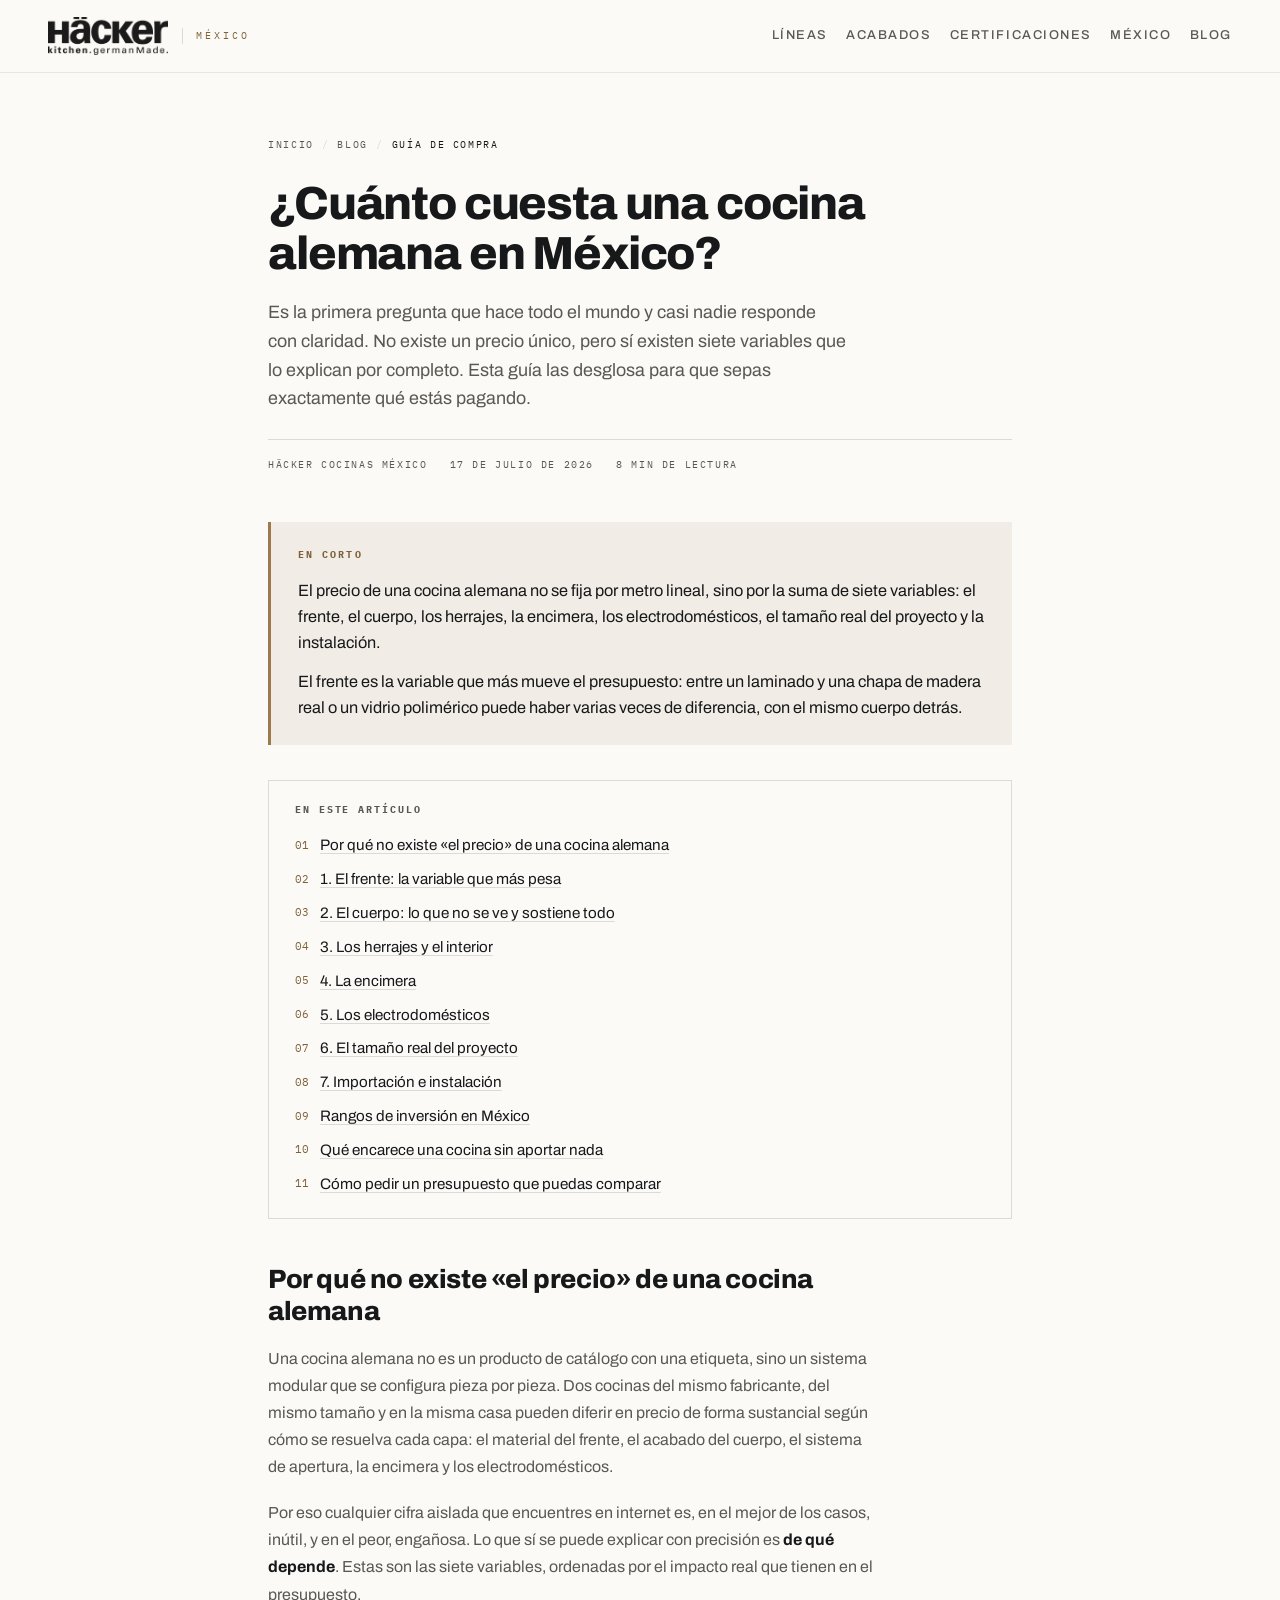
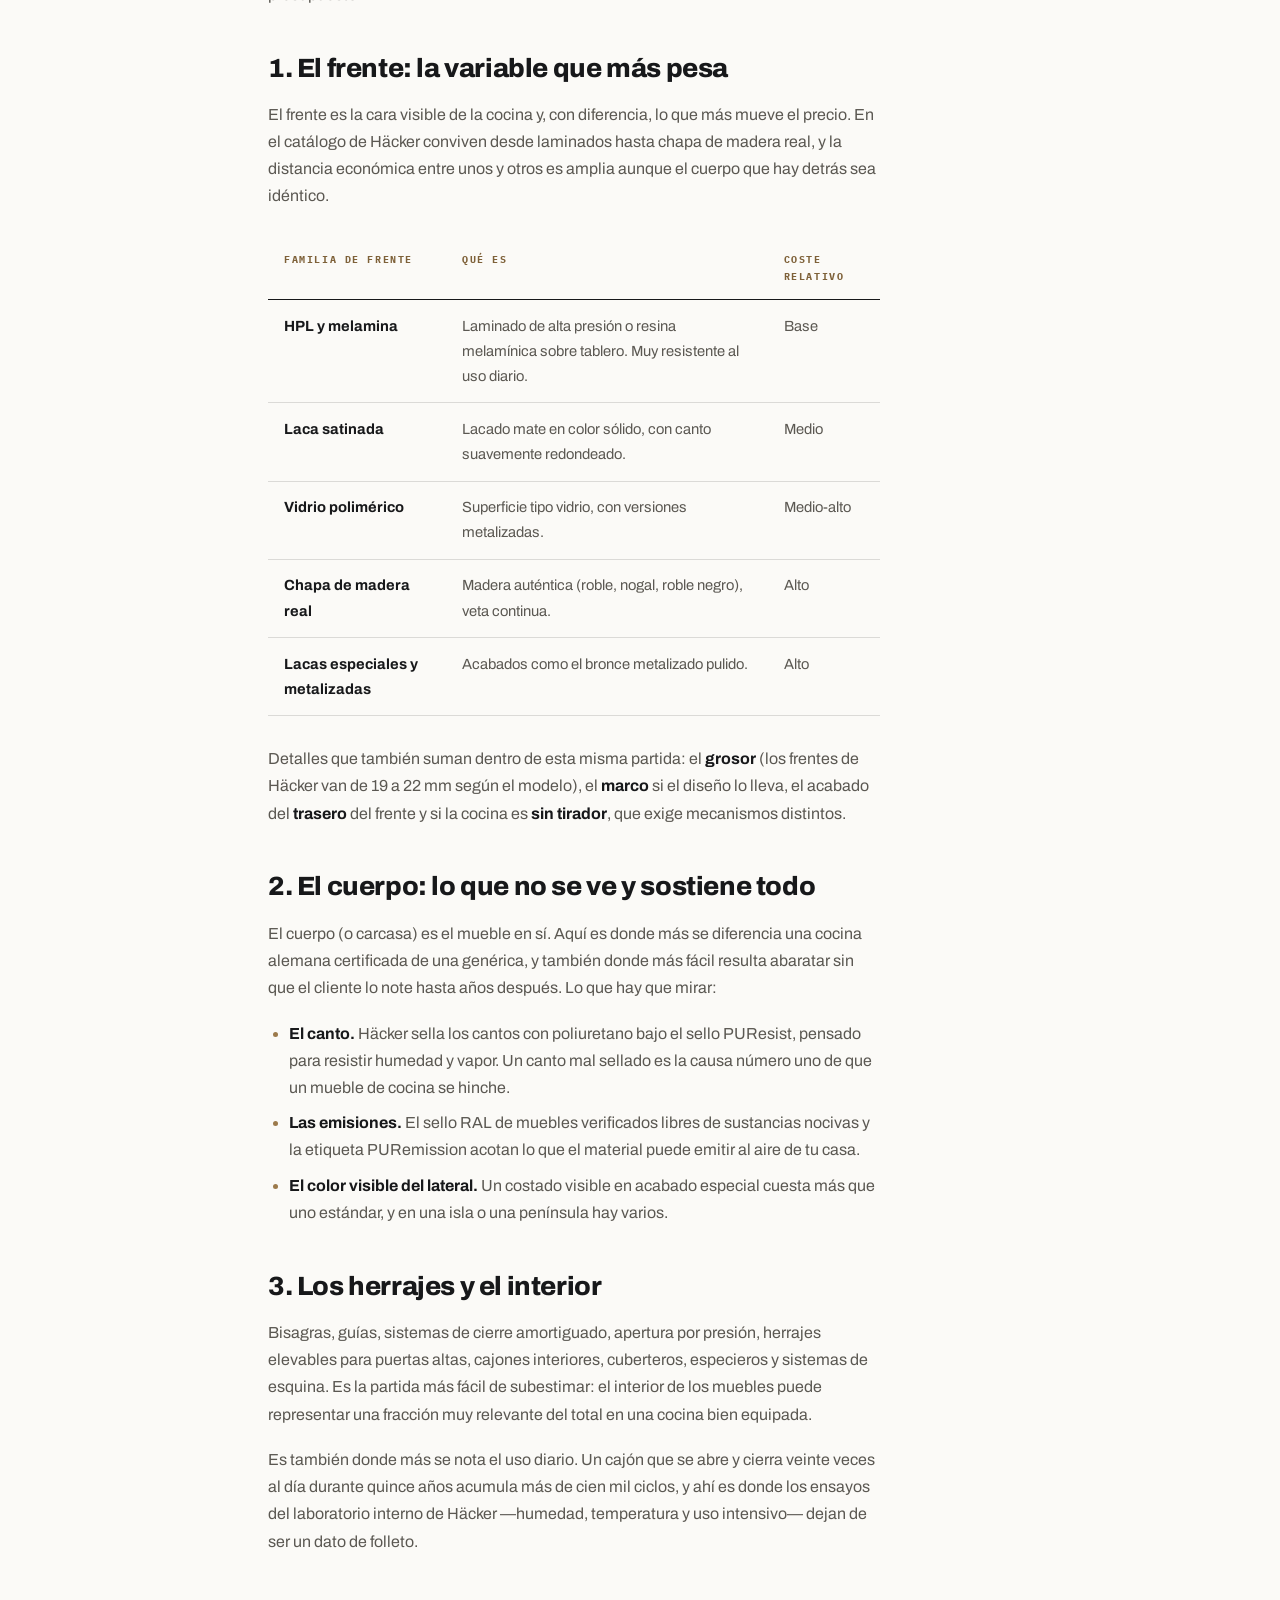
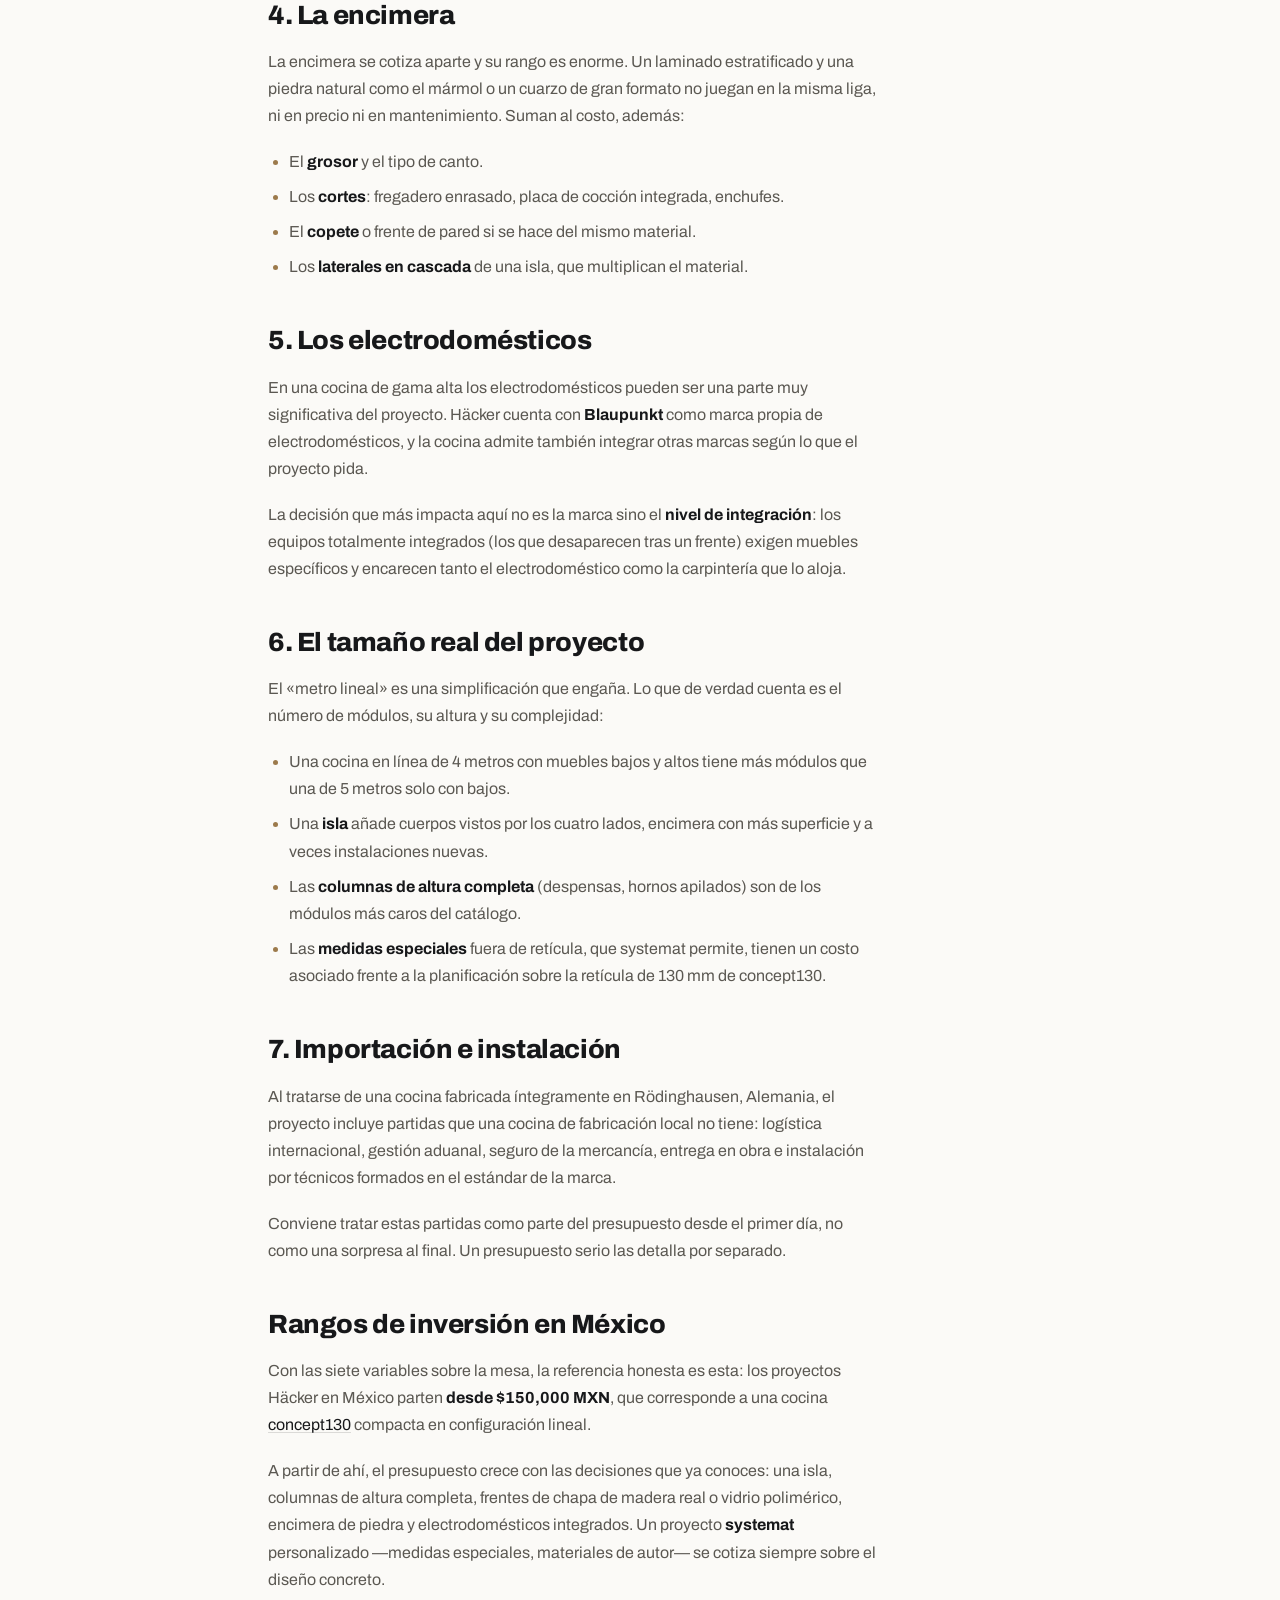
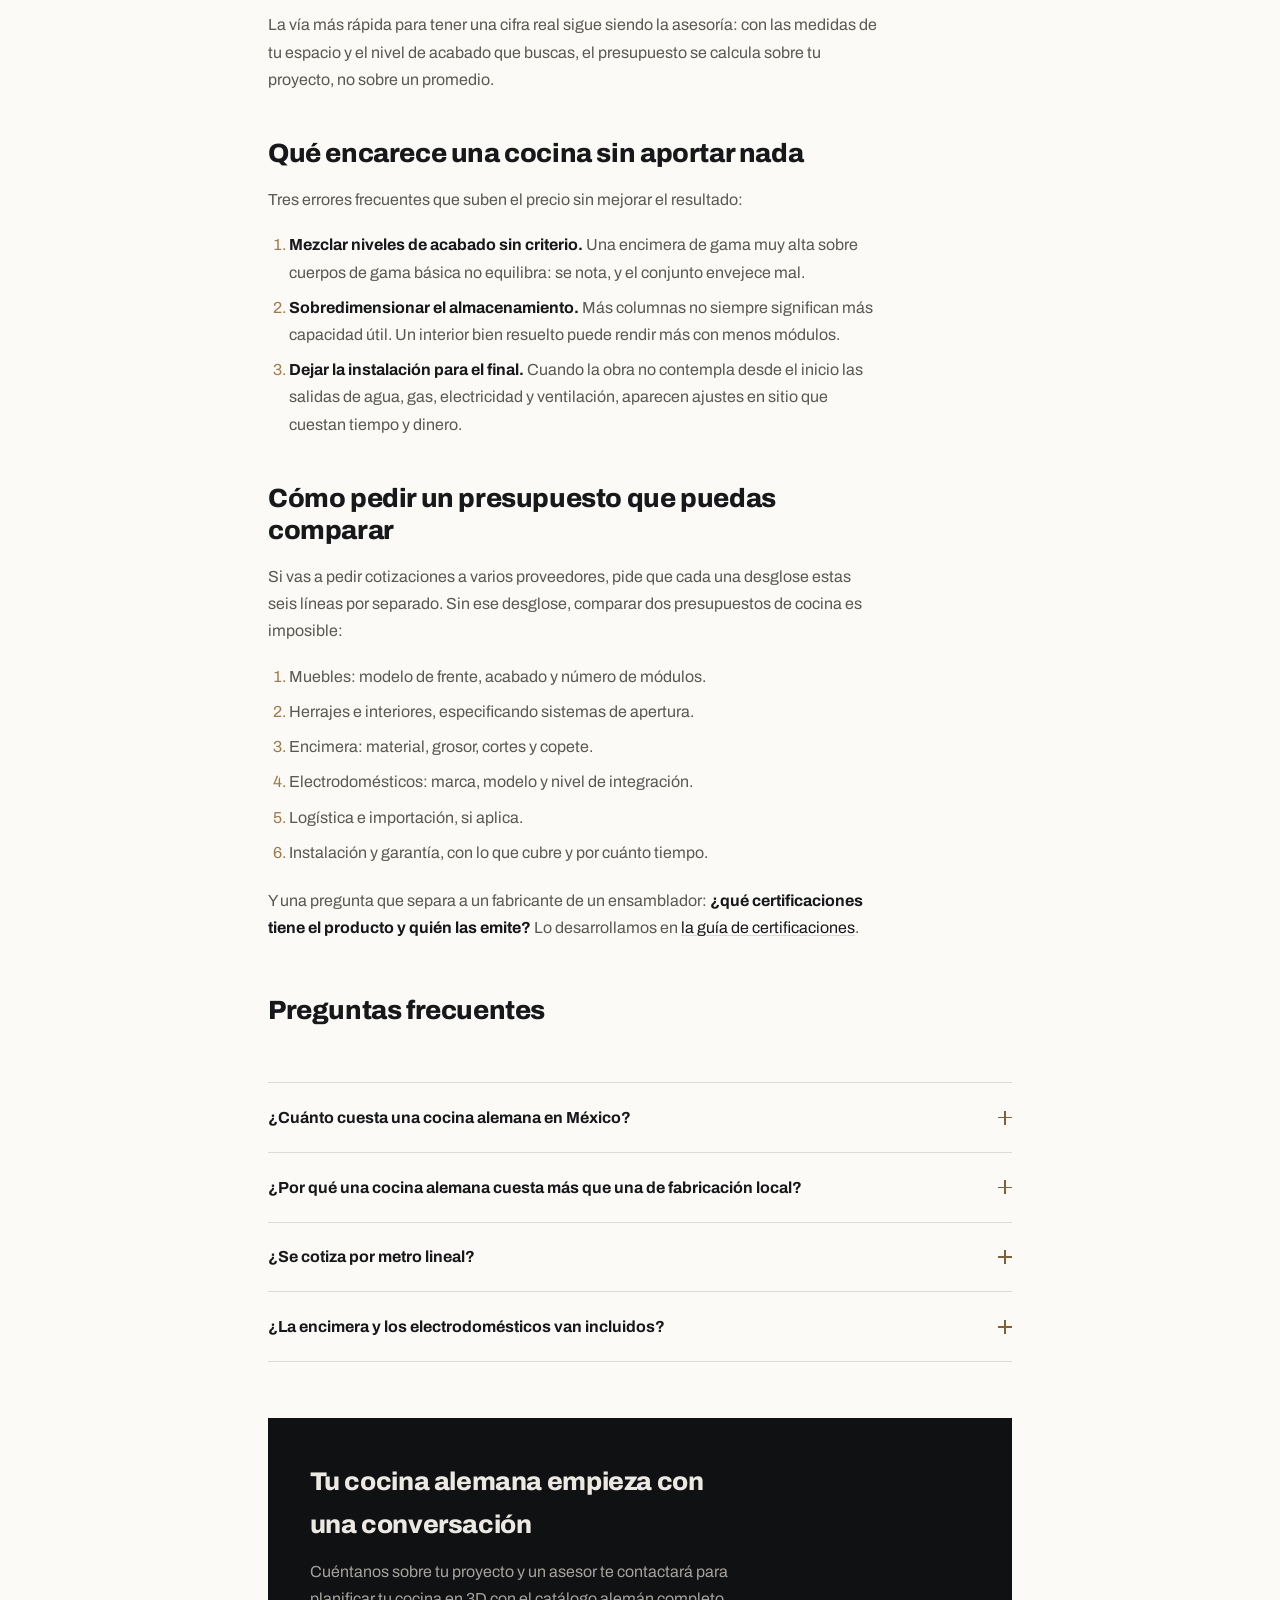
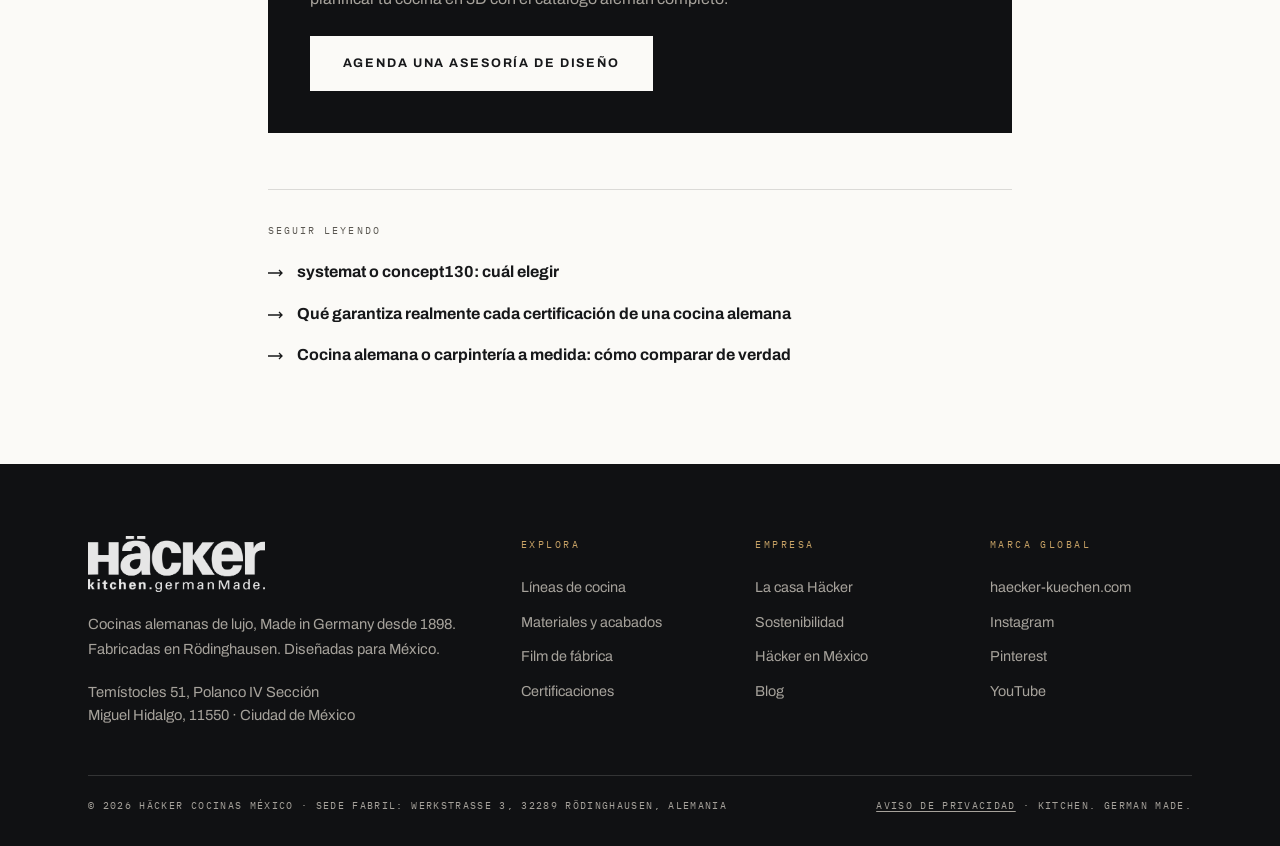
<file: blog/cuanto-cuesta-una-cocina-alemana-en-mexico.html>
<!DOCTYPE html>
<html lang="es-MX">
<head>
  <!-- Google Tag Manager -->
  <script>(function(w,d,s,l,i){w[l]=w[l]||[];w[l].push({'gtm.start':
  new Date().getTime(),event:'gtm.js'});var f=d.getElementsByTagName(s)[0],
  j=d.createElement(s),dl=l!='dataLayer'?'&l='+l:'';j.async=true;j.src=
  'https://www.googletagmanager.com/gtm.js?id='+i+dl;f.parentNode.insertBefore(j,f);
  })(window,document,'script','dataLayer','GTM-P6LWNMBX');</script>
  <!-- End Google Tag Manager -->
  <meta charset="UTF-8">
  <meta name="viewport" content="width=device-width, initial-scale=1.0, viewport-fit=cover">

  <title>¿Cuánto cuesta una cocina alemana en México? | Häcker</title>
  <meta name="description" content="Los 7 factores que fijan el precio de una cocina alemana en México: frentes, cuerpos, herrajes, encimera, electrodomésticos e instalación.">
  <meta name="robots" content="index, follow, max-image-preview:large, max-snippet:-1">
  <meta name="author" content="Häcker Cocinas México">
  <meta name="theme-color" content="#FBFAF7">
  <link rel="canonical" href="https://www.hackerkitchen.com.mx/blog/cuanto-cuesta-una-cocina-alemana-en-mexico.html">
  <link rel="alternate" hreflang="es-MX" href="https://www.hackerkitchen.com.mx/blog/cuanto-cuesta-una-cocina-alemana-en-mexico.html">

  <meta property="og:type" content="article">
  <meta property="og:locale" content="es_MX">
  <meta property="og:site_name" content="Häcker Cocinas México">
  <meta property="og:title" content="¿Cuánto cuesta una cocina alemana en México? | Häcker">
  <meta property="og:description" content="Los 7 factores que fijan el precio de una cocina alemana en México: frentes, cuerpos, herrajes, encimera, electrodomésticos e instalación.">
  <meta property="og:url" content="https://www.hackerkitchen.com.mx/blog/cuanto-cuesta-una-cocina-alemana-en-mexico.html">
  <meta property="og:image" content="https://www.hackerkitchen.com.mx/assets/images/av5015_sandbeige_breccia_imperiale_1700x1200.jpg">
  <meta property="og:image:alt" content="Cocina Häcker AV 5015 en beige arena con encimera de piedra Breccia Imperiale">
  <meta name="twitter:card" content="summary_large_image">
  <meta name="twitter:title" content="¿Cuánto cuesta una cocina alemana en México? | Häcker">
  <meta name="twitter:description" content="Los 7 factores que fijan el precio de una cocina alemana en México: frentes, cuerpos, herrajes, encimera, electrodomésticos e instalación.">
  <meta name="twitter:image" content="https://www.hackerkitchen.com.mx/assets/images/av5015_sandbeige_breccia_imperiale_1700x1200.jpg">

  <link rel="preconnect" href="https://fonts.googleapis.com">
  <link rel="preconnect" href="https://fonts.gstatic.com" crossorigin>
  <link rel="preload" as="style" href="https://fonts.googleapis.com/css2?family=Archivo:wght@400;500;700;800&family=Cormorant+Garamond:ital,wght@1,500&family=IBM+Plex+Mono:wght@400;500&display=swap">
  <link rel="stylesheet" media="print" onload="this.media='all';this.onload=null" href="https://fonts.googleapis.com/css2?family=Archivo:wght@400;500;700;800&family=Cormorant+Garamond:ital,wght@1,500&family=IBM+Plex+Mono:wght@400;500&display=swap">
  <noscript><link rel="stylesheet" href="https://fonts.googleapis.com/css2?family=Archivo:wght@400;500;700;800&family=Cormorant+Garamond:ital,wght@1,500&family=IBM+Plex+Mono:wght@400;500&display=swap"></noscript>
  <link rel="stylesheet" href="/css/styles.css">

  <link rel="icon" href="/favicon.ico" sizes="32x32">
  <link rel="icon" type="image/svg+xml" href="/assets/icons/favicon.svg">
  <link rel="apple-touch-icon" href="/apple-touch-icon.png">
  <link rel="manifest" href="/site.webmanifest">

  <script type="application/ld+json">
  {
    "@context": "https://schema.org",
    "@graph": [
      {
        "@type": "BlogPosting",
        "@id": "https://www.hackerkitchen.com.mx/blog/cuanto-cuesta-una-cocina-alemana-en-mexico.html#articulo",
        "headline": "¿Cuánto cuesta una cocina alemana en México?",
        "name": "¿Cuánto cuesta una cocina alemana en México?",
        "description": "Los 7 factores que fijan el precio de una cocina alemana en México: frentes, cuerpos, herrajes, encimera, electrodomésticos e instalación.",
        "articleSection": "GUÍA DE COMPRA",
        "inLanguage": "es-MX",
        "datePublished": "2026-07-17",
        "dateModified": "2026-07-17",
        "image": {
          "@type": "ImageObject",
          "url": "https://www.hackerkitchen.com.mx/assets/images/av5015_sandbeige_breccia_imperiale_1700x1200.jpg",
          "caption": "Cocina Häcker AV 5015 en beige arena con encimera de piedra Breccia Imperiale"
        },
        "author": {
          "@id": "https://www.hackerkitchen.com.mx/#organizacion"
        },
        "publisher": {
          "@id": "https://www.hackerkitchen.com.mx/#organizacion"
        },
        "isPartOf": {
          "@id": "https://www.hackerkitchen.com.mx/blog/#blog"
        },
        "mainEntityOfPage": {
          "@id": "https://www.hackerkitchen.com.mx/blog/cuanto-cuesta-una-cocina-alemana-en-mexico.html#pagina"
        },
        "about": {
          "@id": "https://www.hackerkitchen.com.mx/#organizacion"
        }
      },
      {
        "@type": "WebPage",
        "@id": "https://www.hackerkitchen.com.mx/blog/cuanto-cuesta-una-cocina-alemana-en-mexico.html#pagina",
        "url": "https://www.hackerkitchen.com.mx/blog/cuanto-cuesta-una-cocina-alemana-en-mexico.html",
        "name": "¿Cuánto cuesta una cocina alemana en México? | Häcker",
        "inLanguage": "es-MX",
        "isPartOf": {
          "@id": "https://www.hackerkitchen.com.mx/#sitioweb"
        },
        "breadcrumb": {
          "@id": "https://www.hackerkitchen.com.mx/blog/cuanto-cuesta-una-cocina-alemana-en-mexico.html#migas"
        }
      },
      {
        "@type": "BreadcrumbList",
        "@id": "https://www.hackerkitchen.com.mx/blog/cuanto-cuesta-una-cocina-alemana-en-mexico.html#migas",
        "itemListElement": [
          {
            "@type": "ListItem",
            "position": 1,
            "name": "Inicio",
            "item": "https://www.hackerkitchen.com.mx/"
          },
          {
            "@type": "ListItem",
            "position": 2,
            "name": "Blog",
            "item": "https://www.hackerkitchen.com.mx/blog/"
          },
          {
            "@type": "ListItem",
            "position": 3,
            "name": "¿Cuánto cuesta una cocina alemana en México?",
            "item": "https://www.hackerkitchen.com.mx/blog/cuanto-cuesta-una-cocina-alemana-en-mexico.html"
          }
        ]
      },
      {
        "@type": "FAQPage",
        "@id": "https://www.hackerkitchen.com.mx/blog/cuanto-cuesta-una-cocina-alemana-en-mexico.html#faq",
        "mainEntity": [
          {
            "@type": "Question",
            "name": "¿Cuánto cuesta una cocina alemana en México?",
            "acceptedAnswer": {
              "@type": "Answer",
              "text": "Los proyectos parten desde $150,000 MXN (una cocina concept130 compacta en configuración lineal). A partir de ahí no existe un precio único: el presupuesto depende de siete variables —el material del frente, el acabado del cuerpo, los herrajes e interiores, la encimera, los electrodomésticos, el número real de módulos y la partida de importación e instalación—. El frente es la variable que más mueve el total, ya que entre un laminado y una chapa de madera real hay una diferencia considerable con el mismo mueble detrás."
            }
          },
          {
            "@type": "Question",
            "name": "¿Por qué una cocina alemana cuesta más que una de fabricación local?",
            "acceptedAnswer": {
              "@type": "Answer",
              "text": "Porque incluye partidas que la fabricación local no tiene (logística internacional, gestión aduanal e instalación especializada) y porque el producto se fabrica bajo certificaciones auditadas: ISO 9001 de calidad, sello GS de TÜV Rheinland, Goldenes M de la DGM y RAL Made in Germany, entre otras. Esas certificaciones implican ensayos de durabilidad, emisiones y seguridad que tienen un costo de producción."
            }
          },
          {
            "@type": "Question",
            "name": "¿Se cotiza por metro lineal?",
            "acceptedAnswer": {
              "@type": "Answer",
              "text": "El metro lineal es una simplificación que suele engañar. Lo que determina el precio es el número de módulos, su altura y su complejidad: una cocina de 4 metros con muebles bajos y altos tiene más módulos que una de 5 metros solo con bajos, y las columnas de altura completa están entre los módulos más costosos."
            }
          },
          {
            "@type": "Question",
            "name": "¿La encimera y los electrodomésticos van incluidos?",
            "acceptedAnswer": {
              "@type": "Answer",
              "text": "Se cotizan como partidas independientes. La encimera varía enormemente según el material, el grosor, los cortes y si lleva copete o laterales en cascada. En los electrodomésticos, el factor que más impacta no es la marca sino el nivel de integración: los equipos totalmente integrados exigen muebles específicos."
            }
          }
        ]
      }
    ]
  }
  </script>
  <!-- Google tag (gtag.js) -->
  <script async src="https://www.googletagmanager.com/gtag/js?id=G-S4J8G2546M"></script>
  <script>
    window.dataLayer = window.dataLayer || [];
    function gtag(){dataLayer.push(arguments);}
    gtag('js', new Date());
    gtag('config', 'G-S4J8G2546M');
  </script>
</head>

<body>
  <!-- Google Tag Manager (noscript) -->
  <noscript><iframe src="https://www.googletagmanager.com/ns.html?id=GTM-P6LWNMBX"
  height="0" width="0" style="display:none;visibility:hidden"></iframe></noscript>
  <!-- End Google Tag Manager (noscript) -->

  <a class="skip-link" href="#contenido">Saltar al contenido</a>

  <header class="site-header is-scrolled" id="siteHeader">
    <div class="site-header__inner">
      <a class="brand" href="/" aria-label="Häcker Cocinas México — inicio">
        <img class="brand__logo" src="/assets/logos/hacker-logo.png" alt="Häcker kitchen. german Made. — logotipo" width="2048" height="649">
        <span class="brand__region mono">MÉXICO</span>
      </a>
      <nav class="site-nav" id="siteNav" aria-label="Navegación principal">
        <a href="/#lineas">Líneas</a>
        <a href="/#acabados">Acabados</a>
        <a href="/#certificaciones">Certificaciones</a>
        <a href="/#mexico">México</a>
        <a href="/blog/">Blog</a>
      </nav>
      <a class="btn btn--ink site-header__cta" href="/#contacto">Agenda tu asesoría</a>
      <button class="nav-toggle" id="navToggle" aria-label="Abrir menú" aria-expanded="false" aria-controls="siteNav">
        <span></span><span></span>
      </button>
    </div>
  </header>

  <main id="contenido">
    <article class="article">
      <div class="wrap wrap--narrow">

        <nav aria-label="Ruta de navegación">
          <ol class="breadcrumbs">
            <li><a href="/">Inicio</a></li>
            <li><a href="/blog/">Blog</a></li>
            <li><span aria-current="page">GUÍA DE COMPRA</span></li>
          </ol>
        </nav>

        <header class="article__header">
          <h1 class="article__title">¿Cuánto cuesta una cocina alemana en México?</h1>
          <p class="article__standfirst">Es la primera pregunta que hace todo el mundo y casi nadie responde con claridad. No existe un precio único, pero sí existen siete variables que lo explican por completo. Esta guía las desglosa para que sepas exactamente qué estás pagando.</p>
          <p class="article__byline">
            <span>Häcker Cocinas México</span>
            <span><time datetime="2026-07-17">17 de julio de 2026</time></span>
            <span>8 min de lectura</span>
          </p>
        </header>

        <div class="article__key">
          <h2>En corto</h2>
        <p>El precio de una cocina alemana no se fija por metro lineal, sino por la suma de siete variables: el frente, el cuerpo, los herrajes, la encimera, los electrodomésticos, el tamaño real del proyecto y la instalación.</p>
        <p>El frente es la variable que más mueve el presupuesto: entre un laminado y una chapa de madera real o un vidrio polimérico puede haber varias veces de diferencia, con el mismo cuerpo detrás.</p>
        </div>

        <nav class="article__toc" aria-labelledby="toc-titulo">
          <h2 id="toc-titulo">En este artículo</h2>
          <ol>
          <li><a href="#por-que-no-hay-un-precio-unico">Por qué no existe «el precio» de una cocina alemana</a></li>
          <li><a href="#1-el-frente">1. El frente: la variable que más pesa</a></li>
          <li><a href="#2-el-cuerpo">2. El cuerpo: lo que no se ve y sostiene todo</a></li>
          <li><a href="#3-los-herrajes">3. Los herrajes y el interior</a></li>
          <li><a href="#4-la-encimera">4. La encimera</a></li>
          <li><a href="#5-los-electrodomesticos">5. Los electrodomésticos</a></li>
          <li><a href="#6-el-tamano">6. El tamaño real del proyecto</a></li>
          <li><a href="#7-importacion-e-instalacion">7. Importación e instalación</a></li>
          <li><a href="#rangos-de-inversion">Rangos de inversión en México</a></li>
          <li><a href="#que-encarece-sin-aportar">Qué encarece una cocina sin aportar nada</a></li>
          <li><a href="#como-pedir-un-presupuesto">Cómo pedir un presupuesto que puedas comparar</a></li>
          </ol>
        </nav>

        <div class="prose">
          <h2 id="por-que-no-hay-un-precio-unico">Por qué no existe «el precio» de una cocina alemana</h2>
          <p>
            Una cocina alemana no es un producto de catálogo con una etiqueta, sino un sistema modular que se
            configura pieza por pieza. Dos cocinas del mismo fabricante, del mismo tamaño y en la misma casa
            pueden diferir en precio de forma sustancial según cómo se resuelva cada capa: el material del
            frente, el acabado del cuerpo, el sistema de apertura, la encimera y los electrodomésticos.
          </p>
          <p>
            Por eso cualquier cifra aislada que encuentres en internet es, en el mejor de los casos, inútil, y
            en el peor, engañosa. Lo que sí se puede explicar con precisión es <strong>de qué depende</strong>.
            Estas son las siete variables, ordenadas por el impacto real que tienen en el presupuesto.
          </p>
          
          <h2 id="1-el-frente">1. El frente: la variable que más pesa</h2>
          <p>
            El frente es la cara visible de la cocina y, con diferencia, lo que más mueve el precio. En el
            catálogo de Häcker conviven desde laminados hasta chapa de madera real, y la distancia económica
            entre unos y otros es amplia aunque el cuerpo que hay detrás sea idéntico.
          </p>
          <div class="table-scroll">
            <table>
              <caption class="sr-only">Familias de frentes ordenadas de menor a mayor coste relativo</caption>
              <thead>
                <tr><th scope="col">Familia de frente</th><th scope="col">Qué es</th><th scope="col">Coste relativo</th></tr>
              </thead>
              <tbody>
                <tr><th scope="row">HPL y melamina</th><td>Laminado de alta presión o resina melamínica sobre tablero. Muy resistente al uso diario.</td><td>Base</td></tr>
                <tr><th scope="row">Laca satinada</th><td>Lacado mate en color sólido, con canto suavemente redondeado.</td><td>Medio</td></tr>
                <tr><th scope="row">Vidrio polimérico</th><td>Superficie tipo vidrio, con versiones metalizadas.</td><td>Medio-alto</td></tr>
                <tr><th scope="row">Chapa de madera real</th><td>Madera auténtica (roble, nogal, roble negro), veta continua.</td><td>Alto</td></tr>
                <tr><th scope="row">Lacas especiales y metalizadas</th><td>Acabados como el bronce metalizado pulido.</td><td>Alto</td></tr>
              </tbody>
            </table>
          </div>
          <p>
            Detalles que también suman dentro de esta misma partida: el <strong>grosor</strong> (los frentes de
            Häcker van de 19 a 22 mm según el modelo), el <strong>marco</strong> si el diseño lo lleva, el
            acabado del <strong>trasero</strong> del frente y si la cocina es <strong>sin tirador</strong>,
            que exige mecanismos distintos.
          </p>
          
          <h2 id="2-el-cuerpo">2. El cuerpo: lo que no se ve y sostiene todo</h2>
          <p>
            El cuerpo (o carcasa) es el mueble en sí. Aquí es donde más se diferencia una cocina alemana
            certificada de una genérica, y también donde más fácil resulta abaratar sin que el cliente lo note
            hasta años después. Lo que hay que mirar:
          </p>
          <ul>
            <li><strong>El canto.</strong> Häcker sella los cantos con poliuretano bajo el sello PUResist, pensado para resistir humedad y vapor. Un canto mal sellado es la causa número uno de que un mueble de cocina se hinche.</li>
            <li><strong>Las emisiones.</strong> El sello RAL de muebles verificados libres de sustancias nocivas y la etiqueta PURemission acotan lo que el material puede emitir al aire de tu casa.</li>
            <li><strong>El color visible del lateral.</strong> Un costado visible en acabado especial cuesta más que uno estándar, y en una isla o una península hay varios.</li>
          </ul>
          
          <h2 id="3-los-herrajes">3. Los herrajes y el interior</h2>
          <p>
            Bisagras, guías, sistemas de cierre amortiguado, apertura por presión, herrajes elevables para
            puertas altas, cajones interiores, cuberteros, especieros y sistemas de esquina. Es la partida más
            fácil de subestimar: el interior de los muebles puede representar una fracción muy relevante del
            total en una cocina bien equipada.
          </p>
          <p>
            Es también donde más se nota el uso diario. Un cajón que se abre y cierra veinte veces al día
            durante quince años acumula más de cien mil ciclos, y ahí es donde los ensayos del laboratorio
            interno de Häcker —humedad, temperatura y uso intensivo— dejan de ser un dato de folleto.
          </p>
          
          <h2 id="4-la-encimera">4. La encimera</h2>
          <p>
            La encimera se cotiza aparte y su rango es enorme. Un laminado estratificado y una piedra natural
            como el mármol o un cuarzo de gran formato no juegan en la misma liga, ni en precio ni en
            mantenimiento. Suman al costo, además:
          </p>
          <ul>
            <li>El <strong>grosor</strong> y el tipo de canto.</li>
            <li>Los <strong>cortes</strong>: fregadero enrasado, placa de cocción integrada, enchufes.</li>
            <li>El <strong>copete</strong> o frente de pared si se hace del mismo material.</li>
            <li>Los <strong>laterales en cascada</strong> de una isla, que multiplican el material.</li>
          </ul>
          
          <h2 id="5-los-electrodomesticos">5. Los electrodomésticos</h2>
          <p>
            En una cocina de gama alta los electrodomésticos pueden ser una parte muy significativa del
            proyecto. Häcker cuenta con <strong>Blaupunkt</strong> como marca propia de electrodomésticos, y
            la cocina admite también integrar otras marcas según lo que el proyecto pida.
          </p>
          <p>
            La decisión que más impacta aquí no es la marca sino el <strong>nivel de integración</strong>: los
            equipos totalmente integrados (los que desaparecen tras un frente) exigen muebles específicos y
            encarecen tanto el electrodoméstico como la carpintería que lo aloja.
          </p>
          
          <h2 id="6-el-tamano">6. El tamaño real del proyecto</h2>
          <p>
            El «metro lineal» es una simplificación que engaña. Lo que de verdad cuenta es el número de
            módulos, su altura y su complejidad:
          </p>
          <ul>
            <li>Una cocina en línea de 4 metros con muebles bajos y altos tiene más módulos que una de 5 metros solo con bajos.</li>
            <li>Una <strong>isla</strong> añade cuerpos vistos por los cuatro lados, encimera con más superficie y a veces instalaciones nuevas.</li>
            <li>Las <strong>columnas de altura completa</strong> (despensas, hornos apilados) son de los módulos más caros del catálogo.</li>
            <li>Las <strong>medidas especiales</strong> fuera de retícula, que systemat permite, tienen un costo asociado frente a la planificación sobre la retícula de 130 mm de concept130.</li>
          </ul>
          
          <h2 id="7-importacion-e-instalacion">7. Importación e instalación</h2>
          <p>
            Al tratarse de una cocina fabricada íntegramente en Rödinghausen, Alemania, el proyecto incluye
            partidas que una cocina de fabricación local no tiene: logística internacional, gestión aduanal,
            seguro de la mercancía, entrega en obra e instalación por técnicos formados en el estándar de la
            marca.
          </p>
          <p>
            Conviene tratar estas partidas como parte del presupuesto desde el primer día, no como una sorpresa
            al final. Un presupuesto serio las detalla por separado.
          </p>
          
          <h2 id="rangos-de-inversion">Rangos de inversión en México</h2>
          <p>
            Con las siete variables sobre la mesa, la referencia honesta es esta: los proyectos Häcker en
            México parten <strong>desde $150,000 MXN</strong>, que corresponde a una cocina
            <a href="/blog/systemat-o-concept130.html">concept130</a> compacta en configuración lineal.
          </p>
          <p>
            A partir de ahí, el presupuesto crece con las decisiones que ya conoces: una isla, columnas de
            altura completa, frentes de chapa de madera real o vidrio polimérico, encimera de piedra y
            electrodomésticos integrados. Un proyecto <strong>systemat</strong> personalizado —medidas
            especiales, materiales de autor— se cotiza siempre sobre el diseño concreto.
          </p>
          <p>
            La vía más rápida para tener una cifra real sigue siendo la asesoría: con las medidas de tu
            espacio y el nivel de acabado que buscas, el presupuesto se calcula sobre tu proyecto, no sobre
            un promedio.
          </p>
          
          <h2 id="que-encarece-sin-aportar">Qué encarece una cocina sin aportar nada</h2>
          <p>Tres errores frecuentes que suben el precio sin mejorar el resultado:</p>
          <ol>
            <li><strong>Mezclar niveles de acabado sin criterio.</strong> Una encimera de gama muy alta sobre cuerpos de gama básica no equilibra: se nota, y el conjunto envejece mal.</li>
            <li><strong>Sobredimensionar el almacenamiento.</strong> Más columnas no siempre significan más capacidad útil. Un interior bien resuelto puede rendir más con menos módulos.</li>
            <li><strong>Dejar la instalación para el final.</strong> Cuando la obra no contempla desde el inicio las salidas de agua, gas, electricidad y ventilación, aparecen ajustes en sitio que cuestan tiempo y dinero.</li>
          </ol>
          
          <h2 id="como-pedir-un-presupuesto">Cómo pedir un presupuesto que puedas comparar</h2>
          <p>
            Si vas a pedir cotizaciones a varios proveedores, pide que cada una desglose estas seis líneas por
            separado. Sin ese desglose, comparar dos presupuestos de cocina es imposible:
          </p>
          <ol>
            <li>Muebles: modelo de frente, acabado y número de módulos.</li>
            <li>Herrajes e interiores, especificando sistemas de apertura.</li>
            <li>Encimera: material, grosor, cortes y copete.</li>
            <li>Electrodomésticos: marca, modelo y nivel de integración.</li>
            <li>Logística e importación, si aplica.</li>
            <li>Instalación y garantía, con lo que cubre y por cuánto tiempo.</li>
          </ol>
          <p>
            Y una pregunta que separa a un fabricante de un ensamblador: <strong>¿qué certificaciones tiene el
            producto y quién las emite?</strong> Lo desarrollamos en
            <a href="/blog/certificaciones-cocina-alemana.html">la guía de certificaciones</a>.
          </p>
        </div>

        <section class="article__faq" aria-labelledby="faq-titulo">
          <h2 id="faq-titulo">Preguntas frecuentes</h2>
          <div class="faq__list">
          <details class="faq__item">
            <summary>¿Cuánto cuesta una cocina alemana en México?<span class="faq__icon" aria-hidden="true"></span></summary>
            <p>Los proyectos parten desde $150,000 MXN (una cocina concept130 compacta en configuración lineal). A partir de ahí no existe un precio único: el presupuesto depende de siete variables —el material del frente, el acabado del cuerpo, los herrajes e interiores, la encimera, los electrodomésticos, el número real de módulos y la partida de importación e instalación—. El frente es la variable que más mueve el total, ya que entre un laminado y una chapa de madera real hay una diferencia considerable con el mismo mueble detrás.</p>
          </details>
          <details class="faq__item">
            <summary>¿Por qué una cocina alemana cuesta más que una de fabricación local?<span class="faq__icon" aria-hidden="true"></span></summary>
            <p>Porque incluye partidas que la fabricación local no tiene (logística internacional, gestión aduanal e instalación especializada) y porque el producto se fabrica bajo certificaciones auditadas: ISO 9001 de calidad, sello GS de TÜV Rheinland, Goldenes M de la DGM y RAL Made in Germany, entre otras. Esas certificaciones implican ensayos de durabilidad, emisiones y seguridad que tienen un costo de producción.</p>
          </details>
          <details class="faq__item">
            <summary>¿Se cotiza por metro lineal?<span class="faq__icon" aria-hidden="true"></span></summary>
            <p>El metro lineal es una simplificación que suele engañar. Lo que determina el precio es el número de módulos, su altura y su complejidad: una cocina de 4 metros con muebles bajos y altos tiene más módulos que una de 5 metros solo con bajos, y las columnas de altura completa están entre los módulos más costosos.</p>
          </details>
          <details class="faq__item">
            <summary>¿La encimera y los electrodomésticos van incluidos?<span class="faq__icon" aria-hidden="true"></span></summary>
            <p>Se cotizan como partidas independientes. La encimera varía enormemente según el material, el grosor, los cortes y si lleva copete o laterales en cascada. En los electrodomésticos, el factor que más impacta no es la marca sino el nivel de integración: los equipos totalmente integrados exigen muebles específicos.</p>
          </details>
          </div>
        </section>

        <aside class="article__cta">
          <h2>Tu cocina alemana empieza con una conversación</h2>
          <p>Cuéntanos sobre tu proyecto y un asesor te contactará para planificar tu cocina en 3D con el catálogo alemán completo.</p>
          <a class="btn btn--light" href="/#contacto">Agenda una asesoría de diseño</a>
        </aside>

        <nav class="related" aria-labelledby="rel-titulo">
          <p class="related__title" id="rel-titulo">Seguir leyendo</p>
          <ul class="related__list" role="list">
          <li><a href="/blog/systemat-o-concept130.html"><svg width="16" height="8" viewBox="0 0 16 8" fill="none" aria-hidden="true"><path d="M0 4h14M11 1l3 3-3 3" stroke="currentColor" stroke-width="1.3"/></svg><span>systemat o concept130: cuál elegir</span></a></li>
          <li><a href="/blog/certificaciones-cocina-alemana.html"><svg width="16" height="8" viewBox="0 0 16 8" fill="none" aria-hidden="true"><path d="M0 4h14M11 1l3 3-3 3" stroke="currentColor" stroke-width="1.3"/></svg><span>Qué garantiza realmente cada certificación de una cocina alemana</span></a></li>
          <li><a href="/blog/cocina-alemana-vs-carpinteria-a-medida.html"><svg width="16" height="8" viewBox="0 0 16 8" fill="none" aria-hidden="true"><path d="M0 4h14M11 1l3 3-3 3" stroke="currentColor" stroke-width="1.3"/></svg><span>Cocina alemana o carpintería a medida: cómo comparar de verdad</span></a></li>
          </ul>
        </nav>

      </div>
    </article>
  </main>

  <footer class="site-footer">
    <div class="wrap">
      <div class="site-footer__top">
        <div class="site-footer__brand">
          <img class="site-footer__logo" src="/assets/logos/hacker-logo.png" alt="Häcker kitchen. german Made. — logotipo" loading="lazy" width="2048" height="649">
          <p>Cocinas alemanas de lujo, Made in Germany desde 1898.<br>Fabricadas en Rödinghausen. Diseñadas para México.</p>
          <p class="site-footer__address">Temístocles 51, Polanco IV Sección<br>Miguel Hidalgo, 11550 · Ciudad de México</p>
        </div>
        <nav class="site-footer__nav" aria-label="Navegación de pie de página">
          <div>
            <p class="mono footer-label">EXPLORA</p>
            <a href="/#lineas">Líneas de cocina</a>
            <a href="/#acabados">Materiales y acabados</a>
            <a href="/#film">Film de fábrica</a>
            <a href="/#certificaciones">Certificaciones</a>
          </div>
          <div>
            <p class="mono footer-label">EMPRESA</p>
            <a href="/#manifiesto">La casa Häcker</a>
            <a href="/#sostenibilidad">Sostenibilidad</a>
            <a href="/#mexico">Häcker en México</a>
            <a href="/blog/">Blog</a>
          </div>
          <div>
            <p class="mono footer-label">MARCA GLOBAL</p>
            <a href="https://www.haecker-kuechen.com/es/" target="_blank" rel="noopener">haecker-kuechen.com</a>
            <a href="https://www.instagram.com/haeckerkuechen/" target="_blank" rel="noopener">Instagram</a>
            <a href="https://www.pinterest.de/haeckerkuechen/" target="_blank" rel="noopener">Pinterest</a>
            <a href="https://www.youtube.com/channel/UCLhVb-wuSguLFLpVPP7nQXw" target="_blank" rel="noopener">YouTube</a>
          </div>
        </nav>
      </div>
      <div class="site-footer__bottom">
        <p class="mono">© <span id="year">2026</span> HÄCKER COCINAS MÉXICO · SEDE FABRIL: WERKSTRASSE 3, 32289 RÖDINGHAUSEN, ALEMANIA</p>
        <p class="mono"><a href="/aviso-de-privacidad.html">AVISO DE PRIVACIDAD</a> · KITCHEN. GERMAN MADE.</p>
      </div>
    </div>
  </footer>

  <script src="/js/main.js" defer></script>
</body>
</html>
</file>
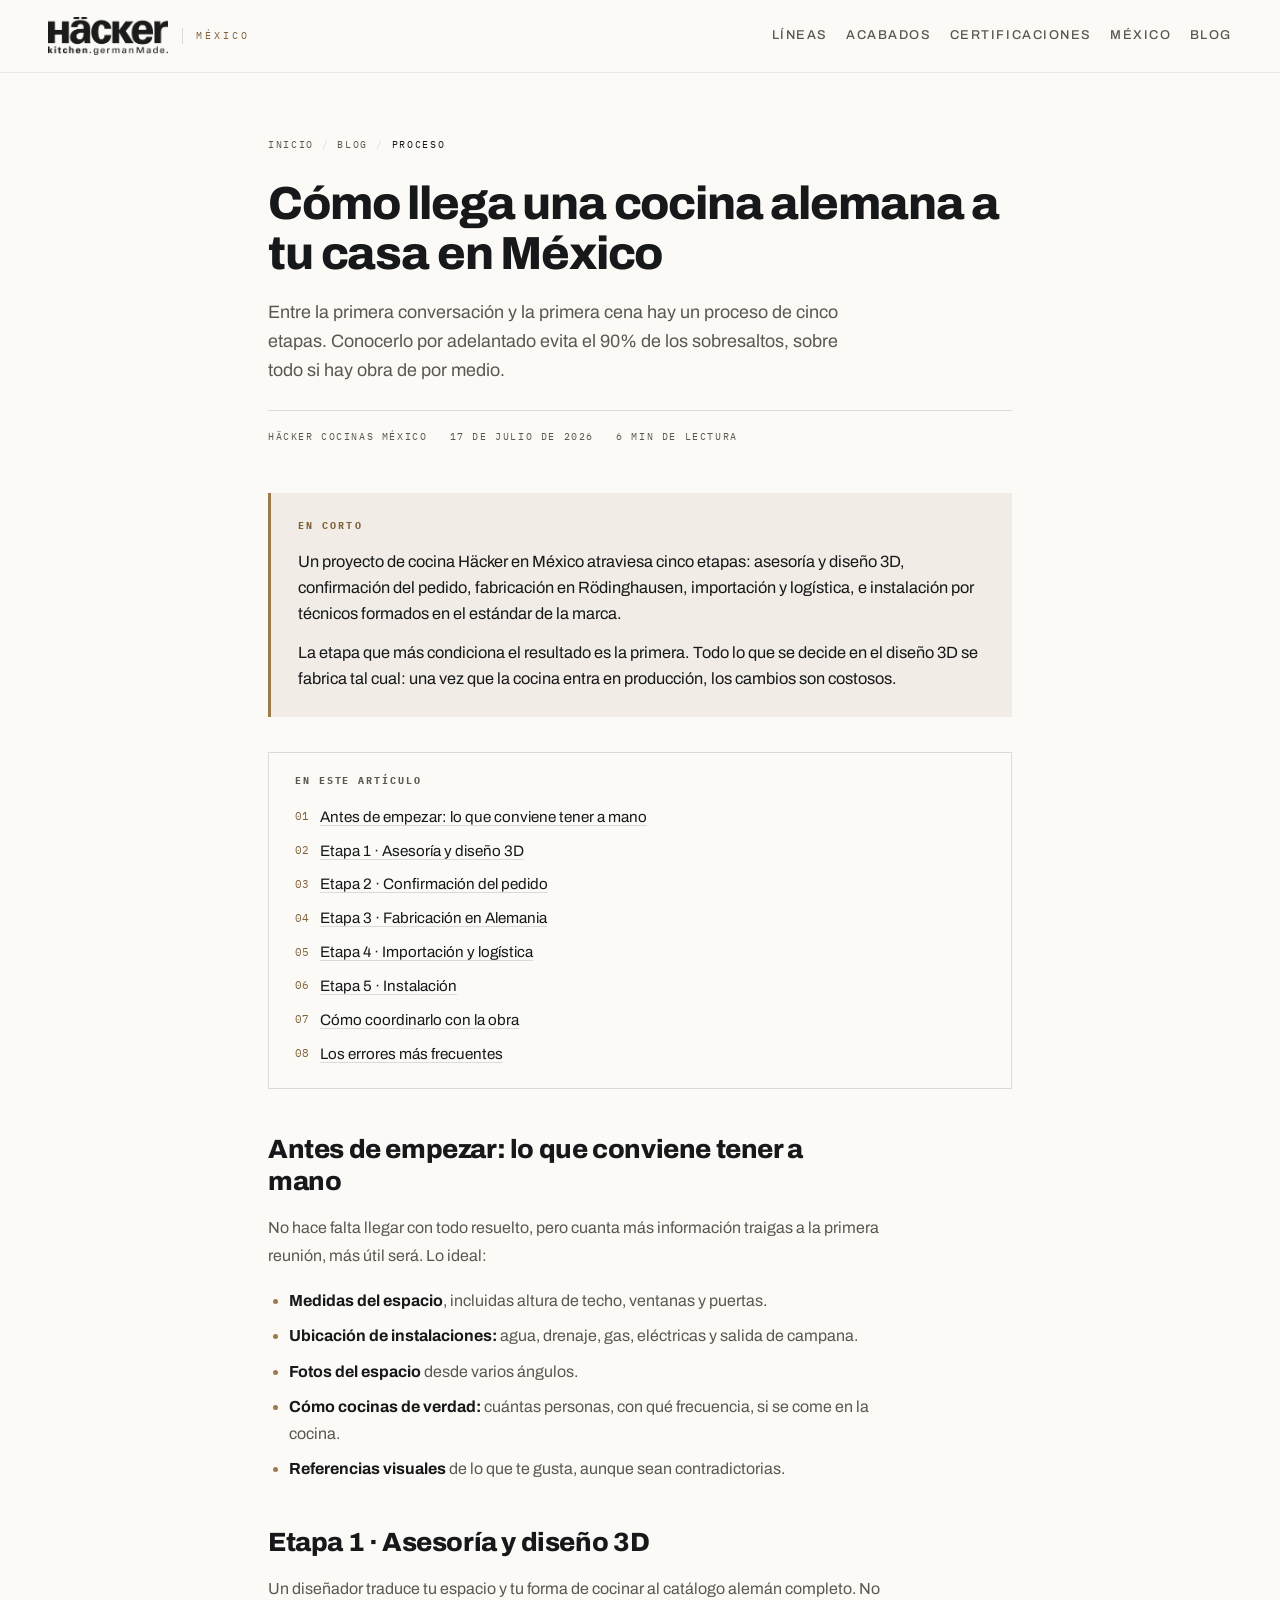
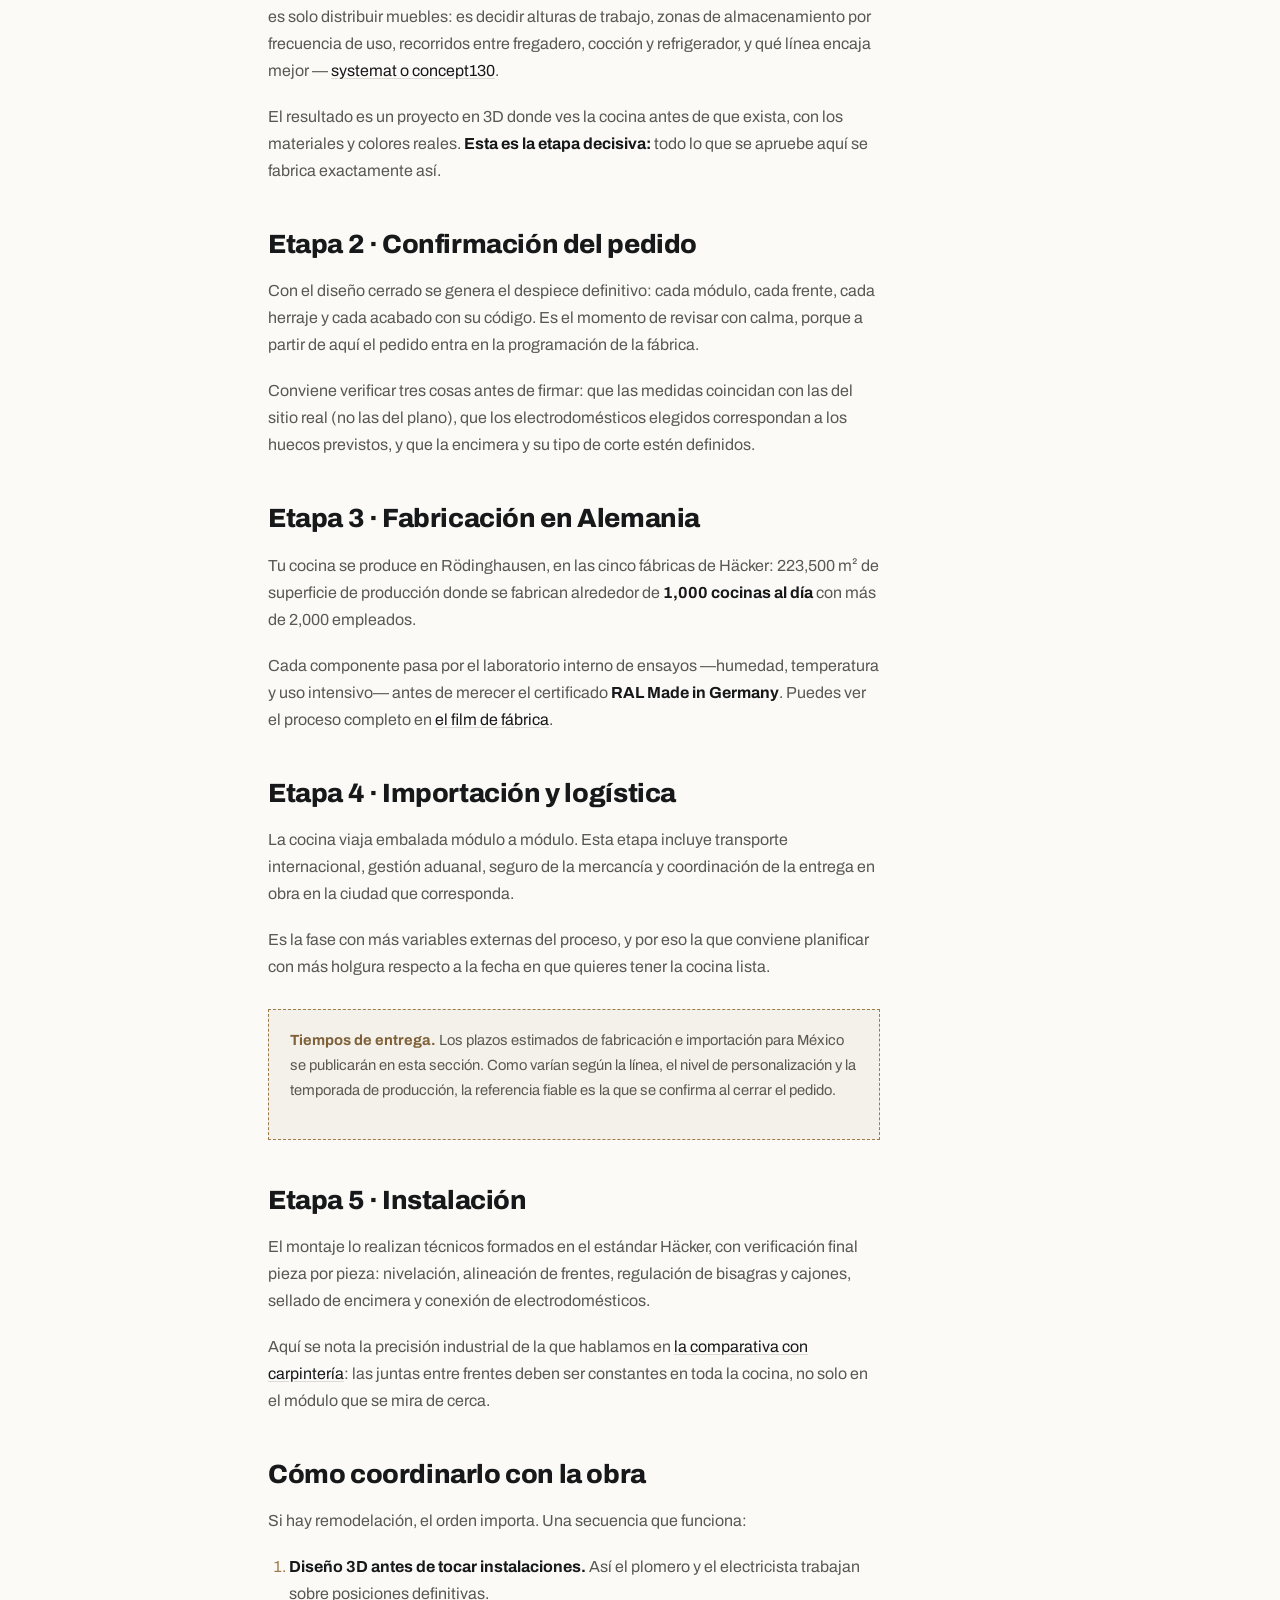
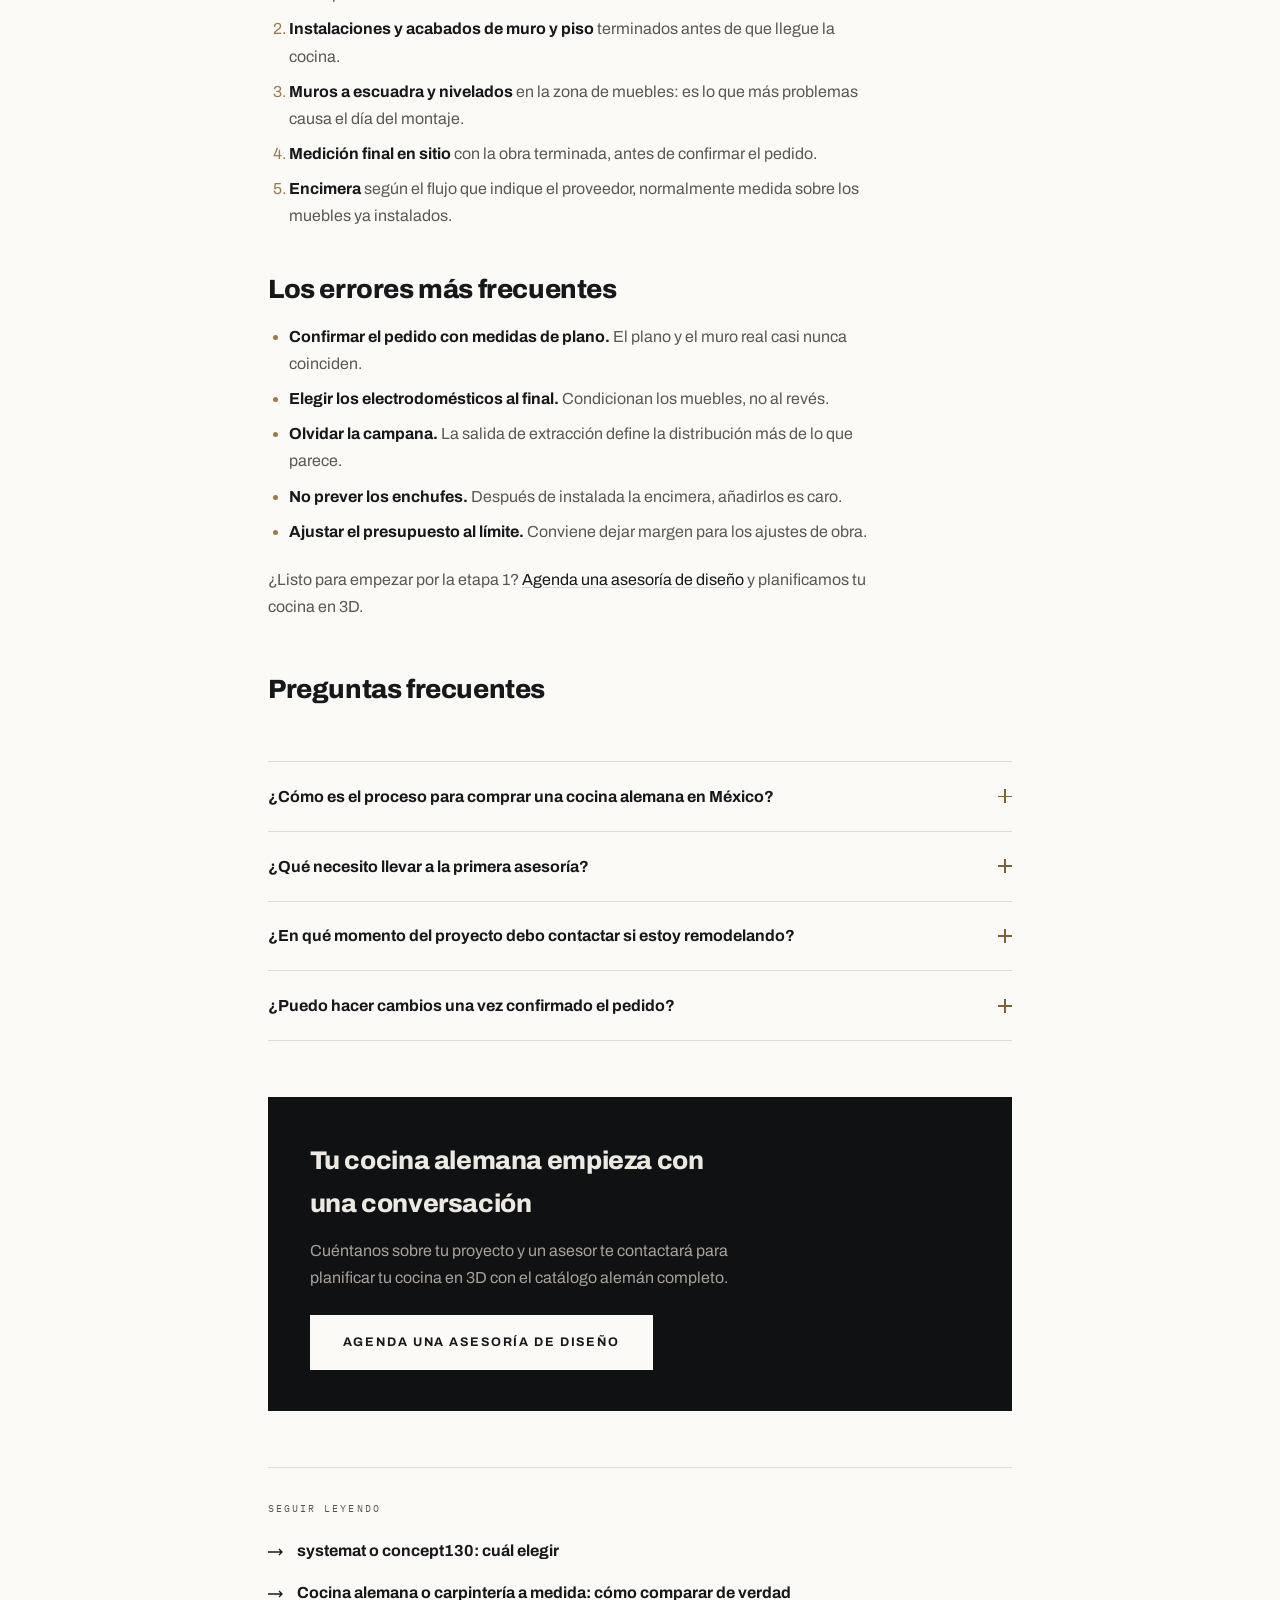
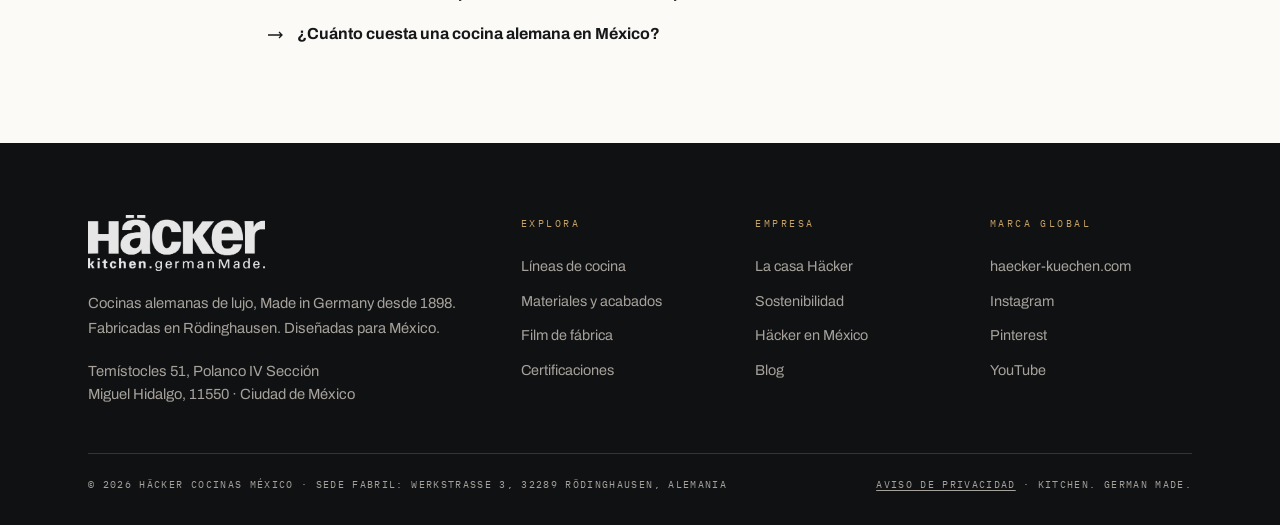
<file: blog/proceso-cocina-alemana-mexico.html>
<!DOCTYPE html>
<html lang="es-MX">
<head>
  <!-- Google Tag Manager -->
  <script>(function(w,d,s,l,i){w[l]=w[l]||[];w[l].push({'gtm.start':
  new Date().getTime(),event:'gtm.js'});var f=d.getElementsByTagName(s)[0],
  j=d.createElement(s),dl=l!='dataLayer'?'&l='+l:'';j.async=true;j.src=
  'https://www.googletagmanager.com/gtm.js?id='+i+dl;f.parentNode.insertBefore(j,f);
  })(window,document,'script','dataLayer','GTM-P6LWNMBX');</script>
  <!-- End Google Tag Manager -->
  <meta charset="UTF-8">
  <meta name="viewport" content="width=device-width, initial-scale=1.0, viewport-fit=cover">

  <title>Cómo llega una cocina alemana a México | Häcker</title>
  <meta name="description" content="Las cinco etapas de un proyecto de cocina Häcker en México: asesoría y diseño 3D, pedido, fabricación en Alemania, importación e instalación milimétrica.">
  <meta name="robots" content="index, follow, max-image-preview:large, max-snippet:-1">
  <meta name="author" content="Häcker Cocinas México">
  <meta name="theme-color" content="#FBFAF7">
  <link rel="canonical" href="https://www.hackerkitchen.com.mx/blog/proceso-cocina-alemana-mexico.html">
  <link rel="alternate" hreflang="es-MX" href="https://www.hackerkitchen.com.mx/blog/proceso-cocina-alemana-mexico.html">

  <meta property="og:type" content="article">
  <meta property="og:locale" content="es_MX">
  <meta property="og:site_name" content="Häcker Cocinas México">
  <meta property="og:title" content="Cómo llega una cocina alemana a México | Häcker">
  <meta property="og:description" content="Las cinco etapas de un proyecto de cocina Häcker en México: asesoría y diseño 3D, pedido, fabricación en Alemania, importación e instalación milimétrica.">
  <meta property="og:url" content="https://www.hackerkitchen.com.mx/blog/proceso-cocina-alemana-mexico.html">
  <meta property="og:image" content="https://www.hackerkitchen.com.mx/assets/images/haecker-drohne_21_1700x1200.jpg">
  <meta property="og:image:alt" content="Vista aérea de las cinco fábricas de Häcker Küchen en Rödinghausen, Alemania">
  <meta name="twitter:card" content="summary_large_image">
  <meta name="twitter:title" content="Cómo llega una cocina alemana a México | Häcker">
  <meta name="twitter:description" content="Las cinco etapas de un proyecto de cocina Häcker en México: asesoría y diseño 3D, pedido, fabricación en Alemania, importación e instalación milimétrica.">
  <meta name="twitter:image" content="https://www.hackerkitchen.com.mx/assets/images/haecker-drohne_21_1700x1200.jpg">

  <link rel="preconnect" href="https://fonts.googleapis.com">
  <link rel="preconnect" href="https://fonts.gstatic.com" crossorigin>
  <link rel="preload" as="style" href="https://fonts.googleapis.com/css2?family=Archivo:wght@400;500;700;800&family=Cormorant+Garamond:ital,wght@1,500&family=IBM+Plex+Mono:wght@400;500&display=swap">
  <link rel="stylesheet" media="print" onload="this.media='all';this.onload=null" href="https://fonts.googleapis.com/css2?family=Archivo:wght@400;500;700;800&family=Cormorant+Garamond:ital,wght@1,500&family=IBM+Plex+Mono:wght@400;500&display=swap">
  <noscript><link rel="stylesheet" href="https://fonts.googleapis.com/css2?family=Archivo:wght@400;500;700;800&family=Cormorant+Garamond:ital,wght@1,500&family=IBM+Plex+Mono:wght@400;500&display=swap"></noscript>
  <link rel="stylesheet" href="/css/styles.css">

  <link rel="icon" href="/favicon.ico" sizes="32x32">
  <link rel="icon" type="image/svg+xml" href="/assets/icons/favicon.svg">
  <link rel="apple-touch-icon" href="/apple-touch-icon.png">
  <link rel="manifest" href="/site.webmanifest">

  <script type="application/ld+json">
  {
    "@context": "https://schema.org",
    "@graph": [
      {
        "@type": "BlogPosting",
        "@id": "https://www.hackerkitchen.com.mx/blog/proceso-cocina-alemana-mexico.html#articulo",
        "headline": "Cómo llega una cocina alemana a tu casa en México",
        "name": "Cómo llega una cocina alemana a tu casa en México",
        "description": "Las cinco etapas de un proyecto de cocina Häcker en México: asesoría y diseño 3D, pedido, fabricación en Alemania, importación e instalación milimétrica.",
        "articleSection": "PROCESO",
        "inLanguage": "es-MX",
        "datePublished": "2026-07-17",
        "dateModified": "2026-07-17",
        "image": {
          "@type": "ImageObject",
          "url": "https://www.hackerkitchen.com.mx/assets/images/haecker-drohne_21_1700x1200.jpg",
          "caption": "Vista aérea de las cinco fábricas de Häcker Küchen en Rödinghausen, Alemania"
        },
        "author": {
          "@id": "https://www.hackerkitchen.com.mx/#organizacion"
        },
        "publisher": {
          "@id": "https://www.hackerkitchen.com.mx/#organizacion"
        },
        "isPartOf": {
          "@id": "https://www.hackerkitchen.com.mx/blog/#blog"
        },
        "mainEntityOfPage": {
          "@id": "https://www.hackerkitchen.com.mx/blog/proceso-cocina-alemana-mexico.html#pagina"
        },
        "about": {
          "@id": "https://www.hackerkitchen.com.mx/#organizacion"
        }
      },
      {
        "@type": "WebPage",
        "@id": "https://www.hackerkitchen.com.mx/blog/proceso-cocina-alemana-mexico.html#pagina",
        "url": "https://www.hackerkitchen.com.mx/blog/proceso-cocina-alemana-mexico.html",
        "name": "Cómo llega una cocina alemana a México | Häcker",
        "inLanguage": "es-MX",
        "isPartOf": {
          "@id": "https://www.hackerkitchen.com.mx/#sitioweb"
        },
        "breadcrumb": {
          "@id": "https://www.hackerkitchen.com.mx/blog/proceso-cocina-alemana-mexico.html#migas"
        }
      },
      {
        "@type": "BreadcrumbList",
        "@id": "https://www.hackerkitchen.com.mx/blog/proceso-cocina-alemana-mexico.html#migas",
        "itemListElement": [
          {
            "@type": "ListItem",
            "position": 1,
            "name": "Inicio",
            "item": "https://www.hackerkitchen.com.mx/"
          },
          {
            "@type": "ListItem",
            "position": 2,
            "name": "Blog",
            "item": "https://www.hackerkitchen.com.mx/blog/"
          },
          {
            "@type": "ListItem",
            "position": 3,
            "name": "Cómo llega una cocina alemana a tu casa en México",
            "item": "https://www.hackerkitchen.com.mx/blog/proceso-cocina-alemana-mexico.html"
          }
        ]
      },
      {
        "@type": "FAQPage",
        "@id": "https://www.hackerkitchen.com.mx/blog/proceso-cocina-alemana-mexico.html#faq",
        "mainEntity": [
          {
            "@type": "Question",
            "name": "¿Cómo es el proceso para comprar una cocina alemana en México?",
            "acceptedAnswer": {
              "@type": "Answer",
              "text": "Son cinco etapas: 1) asesoría y diseño 3D, donde un diseñador traduce tu espacio y tu forma de cocinar al catálogo alemán; 2) confirmación del pedido con el despiece definitivo; 3) fabricación en Rödinghausen, Alemania; 4) importación, gestión aduanal y entrega en obra; y 5) instalación por técnicos formados en el estándar Häcker con verificación pieza por pieza."
            }
          },
          {
            "@type": "Question",
            "name": "¿Qué necesito llevar a la primera asesoría?",
            "acceptedAnswer": {
              "@type": "Answer",
              "text": "Idealmente las medidas del espacio incluyendo altura de techo, ventanas y puertas; la ubicación de las instalaciones de agua, drenaje, gas, electricidad y salida de campana; fotos desde varios ángulos; una idea de cómo cocinas realmente (cuántas personas, con qué frecuencia); y referencias visuales de lo que te gusta."
            }
          },
          {
            "@type": "Question",
            "name": "¿En qué momento del proyecto debo contactar si estoy remodelando?",
            "acceptedAnswer": {
              "@type": "Answer",
              "text": "Lo antes posible, idealmente antes de mover instalaciones. Si el diseño 3D se hace primero, el plomero y el electricista trabajan sobre posiciones definitivas y se evitan ajustes costosos. La medición final debe hacerse en sitio con la obra terminada, antes de confirmar el pedido."
            }
          },
          {
            "@type": "Question",
            "name": "¿Puedo hacer cambios una vez confirmado el pedido?",
            "acceptedAnswer": {
              "@type": "Answer",
              "text": "Los cambios son costosos una vez que la cocina entra en producción, porque se fabrica exactamente lo proyectado. Por eso la etapa de diseño 3D es la decisiva: es el momento de revisar con calma medidas, electrodomésticos, acabados y tipo de encimera."
            }
          }
        ]
      }
    ]
  }
  </script>
  <!-- Google tag (gtag.js) -->
  <script async src="https://www.googletagmanager.com/gtag/js?id=G-S4J8G2546M"></script>
  <script>
    window.dataLayer = window.dataLayer || [];
    function gtag(){dataLayer.push(arguments);}
    gtag('js', new Date());
    gtag('config', 'G-S4J8G2546M');
  </script>
</head>

<body>
  <!-- Google Tag Manager (noscript) -->
  <noscript><iframe src="https://www.googletagmanager.com/ns.html?id=GTM-P6LWNMBX"
  height="0" width="0" style="display:none;visibility:hidden"></iframe></noscript>
  <!-- End Google Tag Manager (noscript) -->

  <a class="skip-link" href="#contenido">Saltar al contenido</a>

  <header class="site-header is-scrolled" id="siteHeader">
    <div class="site-header__inner">
      <a class="brand" href="/" aria-label="Häcker Cocinas México — inicio">
        <img class="brand__logo" src="/assets/logos/hacker-logo.png" alt="Häcker kitchen. german Made. — logotipo" width="2048" height="649">
        <span class="brand__region mono">MÉXICO</span>
      </a>
      <nav class="site-nav" id="siteNav" aria-label="Navegación principal">
        <a href="/#lineas">Líneas</a>
        <a href="/#acabados">Acabados</a>
        <a href="/#certificaciones">Certificaciones</a>
        <a href="/#mexico">México</a>
        <a href="/blog/">Blog</a>
      </nav>
      <a class="btn btn--ink site-header__cta" href="/#contacto">Agenda tu asesoría</a>
      <button class="nav-toggle" id="navToggle" aria-label="Abrir menú" aria-expanded="false" aria-controls="siteNav">
        <span></span><span></span>
      </button>
    </div>
  </header>

  <main id="contenido">
    <article class="article">
      <div class="wrap wrap--narrow">

        <nav aria-label="Ruta de navegación">
          <ol class="breadcrumbs">
            <li><a href="/">Inicio</a></li>
            <li><a href="/blog/">Blog</a></li>
            <li><span aria-current="page">PROCESO</span></li>
          </ol>
        </nav>

        <header class="article__header">
          <h1 class="article__title">Cómo llega una cocina alemana a tu casa en México</h1>
          <p class="article__standfirst">Entre la primera conversación y la primera cena hay un proceso de cinco etapas. Conocerlo por adelantado evita el 90% de los sobresaltos, sobre todo si hay obra de por medio.</p>
          <p class="article__byline">
            <span>Häcker Cocinas México</span>
            <span><time datetime="2026-07-17">17 de julio de 2026</time></span>
            <span>6 min de lectura</span>
          </p>
        </header>

        <div class="article__key">
          <h2>En corto</h2>
        <p>Un proyecto de cocina Häcker en México atraviesa cinco etapas: asesoría y diseño 3D, confirmación del pedido, fabricación en Rödinghausen, importación y logística, e instalación por técnicos formados en el estándar de la marca.</p>
        <p>La etapa que más condiciona el resultado es la primera. Todo lo que se decide en el diseño 3D se fabrica tal cual: una vez que la cocina entra en producción, los cambios son costosos.</p>
        </div>

        <nav class="article__toc" aria-labelledby="toc-titulo">
          <h2 id="toc-titulo">En este artículo</h2>
          <ol>
          <li><a href="#antes-de-empezar">Antes de empezar: lo que conviene tener a mano</a></li>
          <li><a href="#etapa-1">Etapa 1 · Asesoría y diseño 3D</a></li>
          <li><a href="#etapa-2">Etapa 2 · Confirmación del pedido</a></li>
          <li><a href="#etapa-3">Etapa 3 · Fabricación en Alemania</a></li>
          <li><a href="#etapa-4">Etapa 4 · Importación y logística</a></li>
          <li><a href="#etapa-5">Etapa 5 · Instalación</a></li>
          <li><a href="#coordinacion-con-obra">Cómo coordinarlo con la obra</a></li>
          <li><a href="#errores-frecuentes">Los errores más frecuentes</a></li>
          </ol>
        </nav>

        <div class="prose">
          <h2 id="antes-de-empezar">Antes de empezar: lo que conviene tener a mano</h2>
          <p>
            No hace falta llegar con todo resuelto, pero cuanta más información traigas a la primera reunión,
            más útil será. Lo ideal:
          </p>
          <ul>
            <li><strong>Medidas del espacio</strong>, incluidas altura de techo, ventanas y puertas.</li>
            <li><strong>Ubicación de instalaciones:</strong> agua, drenaje, gas, eléctricas y salida de campana.</li>
            <li><strong>Fotos del espacio</strong> desde varios ángulos.</li>
            <li><strong>Cómo cocinas de verdad:</strong> cuántas personas, con qué frecuencia, si se come en la cocina.</li>
            <li><strong>Referencias visuales</strong> de lo que te gusta, aunque sean contradictorias.</li>
          </ul>
          
          <h2 id="etapa-1">Etapa 1 · Asesoría y diseño 3D</h2>
          <p>
            Un diseñador traduce tu espacio y tu forma de cocinar al catálogo alemán completo. No es solo
            distribuir muebles: es decidir alturas de trabajo, zonas de almacenamiento por frecuencia de uso,
            recorridos entre fregadero, cocción y refrigerador, y qué línea encaja mejor —
            <a href="/blog/systemat-o-concept130.html">systemat o concept130</a>.
          </p>
          <p>
            El resultado es un proyecto en 3D donde ves la cocina antes de que exista, con los materiales y
            colores reales. <strong>Esta es la etapa decisiva:</strong> todo lo que se apruebe aquí se fabrica
            exactamente así.
          </p>
          
          <h2 id="etapa-2">Etapa 2 · Confirmación del pedido</h2>
          <p>
            Con el diseño cerrado se genera el despiece definitivo: cada módulo, cada frente, cada herraje y
            cada acabado con su código. Es el momento de revisar con calma, porque a partir de aquí el pedido
            entra en la programación de la fábrica.
          </p>
          <p>
            Conviene verificar tres cosas antes de firmar: que las medidas coincidan con las del sitio real
            (no las del plano), que los electrodomésticos elegidos correspondan a los huecos previstos, y que
            la encimera y su tipo de corte estén definidos.
          </p>
          
          <h2 id="etapa-3">Etapa 3 · Fabricación en Alemania</h2>
          <p>
            Tu cocina se produce en Rödinghausen, en las cinco fábricas de Häcker: 223,500 m² de superficie de
            producción donde se fabrican alrededor de <strong>1,000 cocinas al día</strong> con más de 2,000
            empleados.
          </p>
          <p>
            Cada componente pasa por el laboratorio interno de ensayos —humedad, temperatura y uso intensivo—
            antes de merecer el certificado <strong>RAL Made in Germany</strong>. Puedes ver el proceso completo
            en <a href="/#film">el film de fábrica</a>.
          </p>
          
          <h2 id="etapa-4">Etapa 4 · Importación y logística</h2>
          <p>
            La cocina viaja embalada módulo a módulo. Esta etapa incluye transporte internacional, gestión
            aduanal, seguro de la mercancía y coordinación de la entrega en obra en la ciudad que corresponda.
          </p>
          <p>
            Es la fase con más variables externas del proceso, y por eso la que conviene planificar con más
            holgura respecto a la fecha en que quieres tener la cocina lista.
          </p>
          
          <div class="pendiente">
            <p><strong>Tiempos de entrega.</strong> Los plazos estimados de fabricación e importación para
            México se publicarán en esta sección. Como varían según la línea, el nivel de personalización y la
            temporada de producción, la referencia fiable es la que se confirma al cerrar el pedido.</p>
          </div>
          
          <h2 id="etapa-5">Etapa 5 · Instalación</h2>
          <p>
            El montaje lo realizan técnicos formados en el estándar Häcker, con verificación final pieza por
            pieza: nivelación, alineación de frentes, regulación de bisagras y cajones, sellado de encimera y
            conexión de electrodomésticos.
          </p>
          <p>
            Aquí se nota la precisión industrial de la que hablamos en
            <a href="/blog/cocina-alemana-vs-carpinteria-a-medida.html">la comparativa con carpintería</a>: las
            juntas entre frentes deben ser constantes en toda la cocina, no solo en el módulo que se mira de
            cerca.
          </p>
          
          <h2 id="coordinacion-con-obra">Cómo coordinarlo con la obra</h2>
          <p>
            Si hay remodelación, el orden importa. Una secuencia que funciona:
          </p>
          <ol>
            <li><strong>Diseño 3D antes de tocar instalaciones.</strong> Así el plomero y el electricista trabajan sobre posiciones definitivas.</li>
            <li><strong>Instalaciones y acabados de muro y piso</strong> terminados antes de que llegue la cocina.</li>
            <li><strong>Muros a escuadra y nivelados</strong> en la zona de muebles: es lo que más problemas causa el día del montaje.</li>
            <li><strong>Medición final en sitio</strong> con la obra terminada, antes de confirmar el pedido.</li>
            <li><strong>Encimera</strong> según el flujo que indique el proveedor, normalmente medida sobre los muebles ya instalados.</li>
          </ol>
          
          <h2 id="errores-frecuentes">Los errores más frecuentes</h2>
          <ul>
            <li><strong>Confirmar el pedido con medidas de plano.</strong> El plano y el muro real casi nunca coinciden.</li>
            <li><strong>Elegir los electrodomésticos al final.</strong> Condicionan los muebles, no al revés.</li>
            <li><strong>Olvidar la campana.</strong> La salida de extracción define la distribución más de lo que parece.</li>
            <li><strong>No prever los enchufes.</strong> Después de instalada la encimera, añadirlos es caro.</li>
            <li><strong>Ajustar el presupuesto al límite.</strong> Conviene dejar margen para los ajustes de obra.</li>
          </ul>
          <p>
            ¿Listo para empezar por la etapa 1?
            <a href="/#contacto">Agenda una asesoría de diseño</a> y planificamos tu cocina en 3D.
          </p>
        </div>

        <section class="article__faq" aria-labelledby="faq-titulo">
          <h2 id="faq-titulo">Preguntas frecuentes</h2>
          <div class="faq__list">
          <details class="faq__item">
            <summary>¿Cómo es el proceso para comprar una cocina alemana en México?<span class="faq__icon" aria-hidden="true"></span></summary>
            <p>Son cinco etapas: 1) asesoría y diseño 3D, donde un diseñador traduce tu espacio y tu forma de cocinar al catálogo alemán; 2) confirmación del pedido con el despiece definitivo; 3) fabricación en Rödinghausen, Alemania; 4) importación, gestión aduanal y entrega en obra; y 5) instalación por técnicos formados en el estándar Häcker con verificación pieza por pieza.</p>
          </details>
          <details class="faq__item">
            <summary>¿Qué necesito llevar a la primera asesoría?<span class="faq__icon" aria-hidden="true"></span></summary>
            <p>Idealmente las medidas del espacio incluyendo altura de techo, ventanas y puertas; la ubicación de las instalaciones de agua, drenaje, gas, electricidad y salida de campana; fotos desde varios ángulos; una idea de cómo cocinas realmente (cuántas personas, con qué frecuencia); y referencias visuales de lo que te gusta.</p>
          </details>
          <details class="faq__item">
            <summary>¿En qué momento del proyecto debo contactar si estoy remodelando?<span class="faq__icon" aria-hidden="true"></span></summary>
            <p>Lo antes posible, idealmente antes de mover instalaciones. Si el diseño 3D se hace primero, el plomero y el electricista trabajan sobre posiciones definitivas y se evitan ajustes costosos. La medición final debe hacerse en sitio con la obra terminada, antes de confirmar el pedido.</p>
          </details>
          <details class="faq__item">
            <summary>¿Puedo hacer cambios una vez confirmado el pedido?<span class="faq__icon" aria-hidden="true"></span></summary>
            <p>Los cambios son costosos una vez que la cocina entra en producción, porque se fabrica exactamente lo proyectado. Por eso la etapa de diseño 3D es la decisiva: es el momento de revisar con calma medidas, electrodomésticos, acabados y tipo de encimera.</p>
          </details>
          </div>
        </section>

        <aside class="article__cta">
          <h2>Tu cocina alemana empieza con una conversación</h2>
          <p>Cuéntanos sobre tu proyecto y un asesor te contactará para planificar tu cocina en 3D con el catálogo alemán completo.</p>
          <a class="btn btn--light" href="/#contacto">Agenda una asesoría de diseño</a>
        </aside>

        <nav class="related" aria-labelledby="rel-titulo">
          <p class="related__title" id="rel-titulo">Seguir leyendo</p>
          <ul class="related__list" role="list">
          <li><a href="/blog/systemat-o-concept130.html"><svg width="16" height="8" viewBox="0 0 16 8" fill="none" aria-hidden="true"><path d="M0 4h14M11 1l3 3-3 3" stroke="currentColor" stroke-width="1.3"/></svg><span>systemat o concept130: cuál elegir</span></a></li>
          <li><a href="/blog/cocina-alemana-vs-carpinteria-a-medida.html"><svg width="16" height="8" viewBox="0 0 16 8" fill="none" aria-hidden="true"><path d="M0 4h14M11 1l3 3-3 3" stroke="currentColor" stroke-width="1.3"/></svg><span>Cocina alemana o carpintería a medida: cómo comparar de verdad</span></a></li>
          <li><a href="/blog/cuanto-cuesta-una-cocina-alemana-en-mexico.html"><svg width="16" height="8" viewBox="0 0 16 8" fill="none" aria-hidden="true"><path d="M0 4h14M11 1l3 3-3 3" stroke="currentColor" stroke-width="1.3"/></svg><span>¿Cuánto cuesta una cocina alemana en México?</span></a></li>
          </ul>
        </nav>

      </div>
    </article>
  </main>

  <footer class="site-footer">
    <div class="wrap">
      <div class="site-footer__top">
        <div class="site-footer__brand">
          <img class="site-footer__logo" src="/assets/logos/hacker-logo.png" alt="Häcker kitchen. german Made. — logotipo" loading="lazy" width="2048" height="649">
          <p>Cocinas alemanas de lujo, Made in Germany desde 1898.<br>Fabricadas en Rödinghausen. Diseñadas para México.</p>
          <p class="site-footer__address">Temístocles 51, Polanco IV Sección<br>Miguel Hidalgo, 11550 · Ciudad de México</p>
        </div>
        <nav class="site-footer__nav" aria-label="Navegación de pie de página">
          <div>
            <p class="mono footer-label">EXPLORA</p>
            <a href="/#lineas">Líneas de cocina</a>
            <a href="/#acabados">Materiales y acabados</a>
            <a href="/#film">Film de fábrica</a>
            <a href="/#certificaciones">Certificaciones</a>
          </div>
          <div>
            <p class="mono footer-label">EMPRESA</p>
            <a href="/#manifiesto">La casa Häcker</a>
            <a href="/#sostenibilidad">Sostenibilidad</a>
            <a href="/#mexico">Häcker en México</a>
            <a href="/blog/">Blog</a>
          </div>
          <div>
            <p class="mono footer-label">MARCA GLOBAL</p>
            <a href="https://www.haecker-kuechen.com/es/" target="_blank" rel="noopener">haecker-kuechen.com</a>
            <a href="https://www.instagram.com/haeckerkuechen/" target="_blank" rel="noopener">Instagram</a>
            <a href="https://www.pinterest.de/haeckerkuechen/" target="_blank" rel="noopener">Pinterest</a>
            <a href="https://www.youtube.com/channel/UCLhVb-wuSguLFLpVPP7nQXw" target="_blank" rel="noopener">YouTube</a>
          </div>
        </nav>
      </div>
      <div class="site-footer__bottom">
        <p class="mono">© <span id="year">2026</span> HÄCKER COCINAS MÉXICO · SEDE FABRIL: WERKSTRASSE 3, 32289 RÖDINGHAUSEN, ALEMANIA</p>
        <p class="mono"><a href="/aviso-de-privacidad.html">AVISO DE PRIVACIDAD</a> · KITCHEN. GERMAN MADE.</p>
      </div>
    </div>
  </footer>

  <script src="/js/main.js" defer></script>
</body>
</html>
</file>
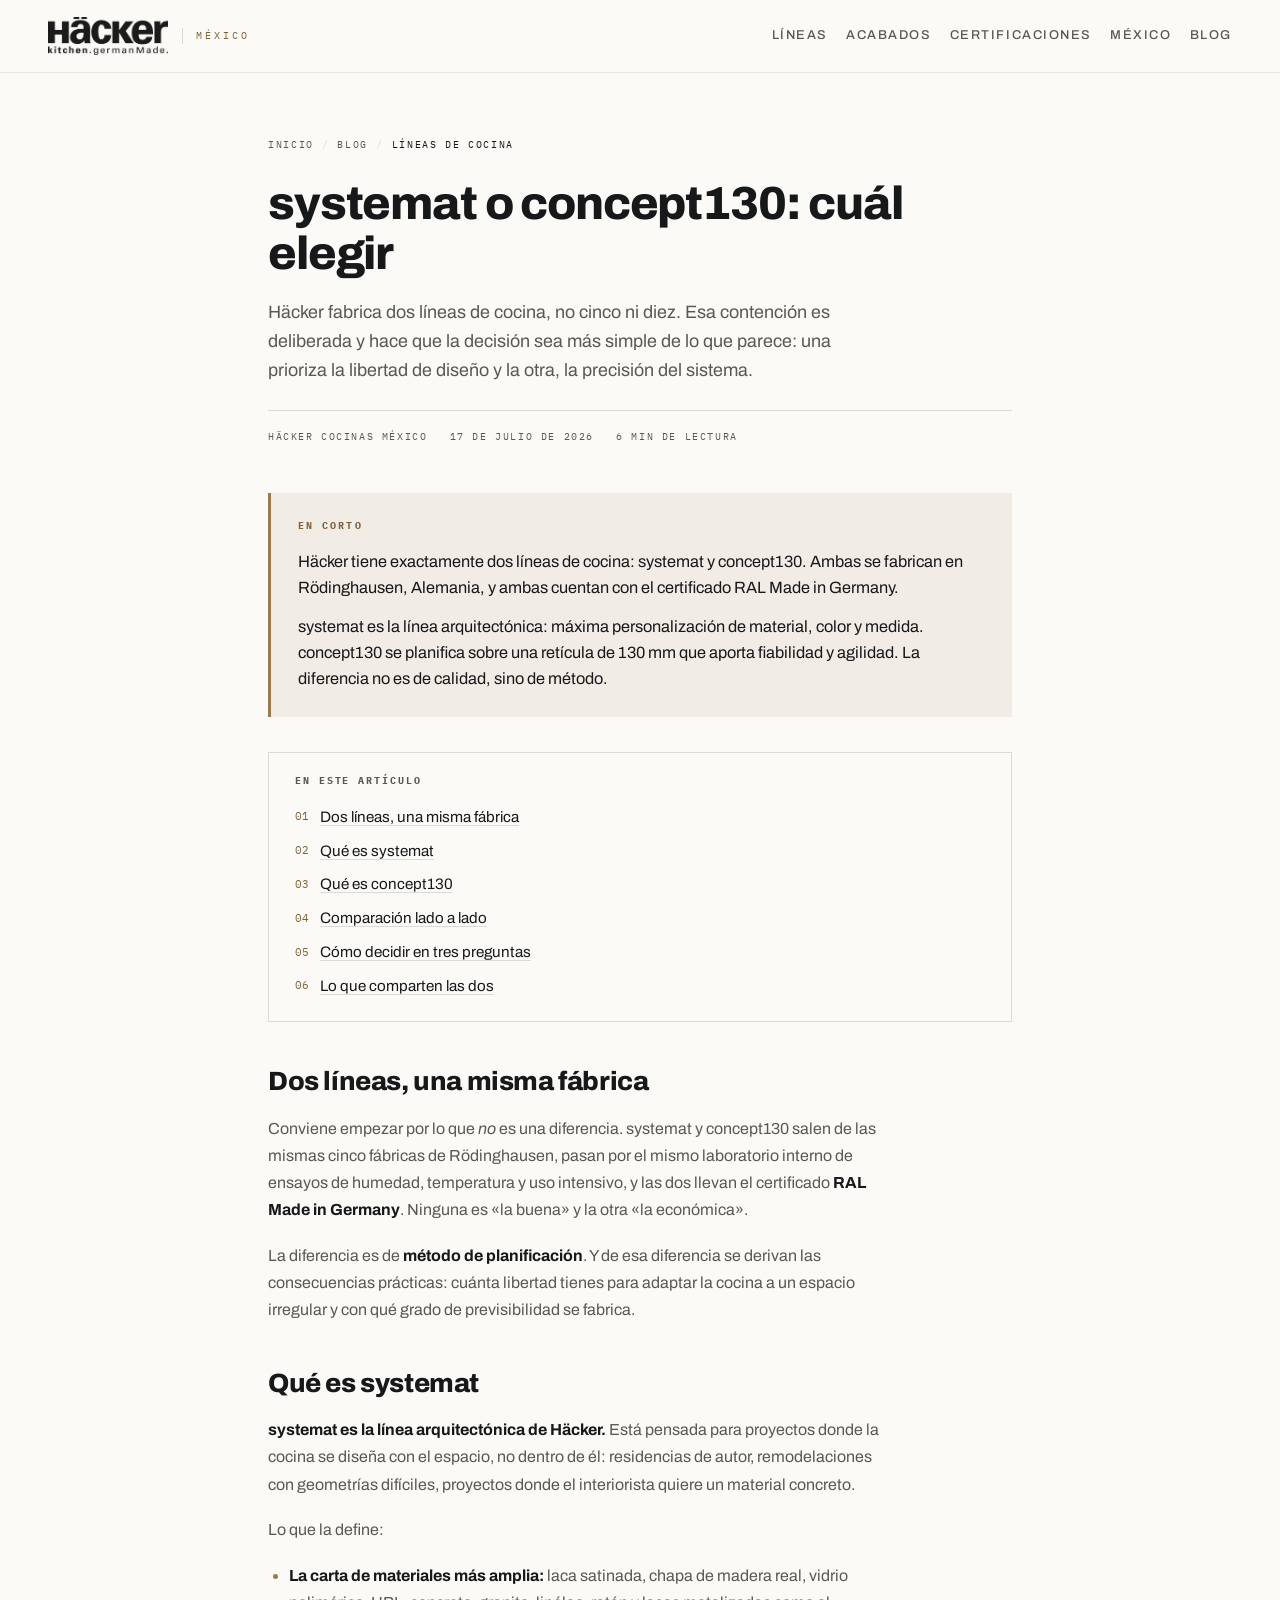
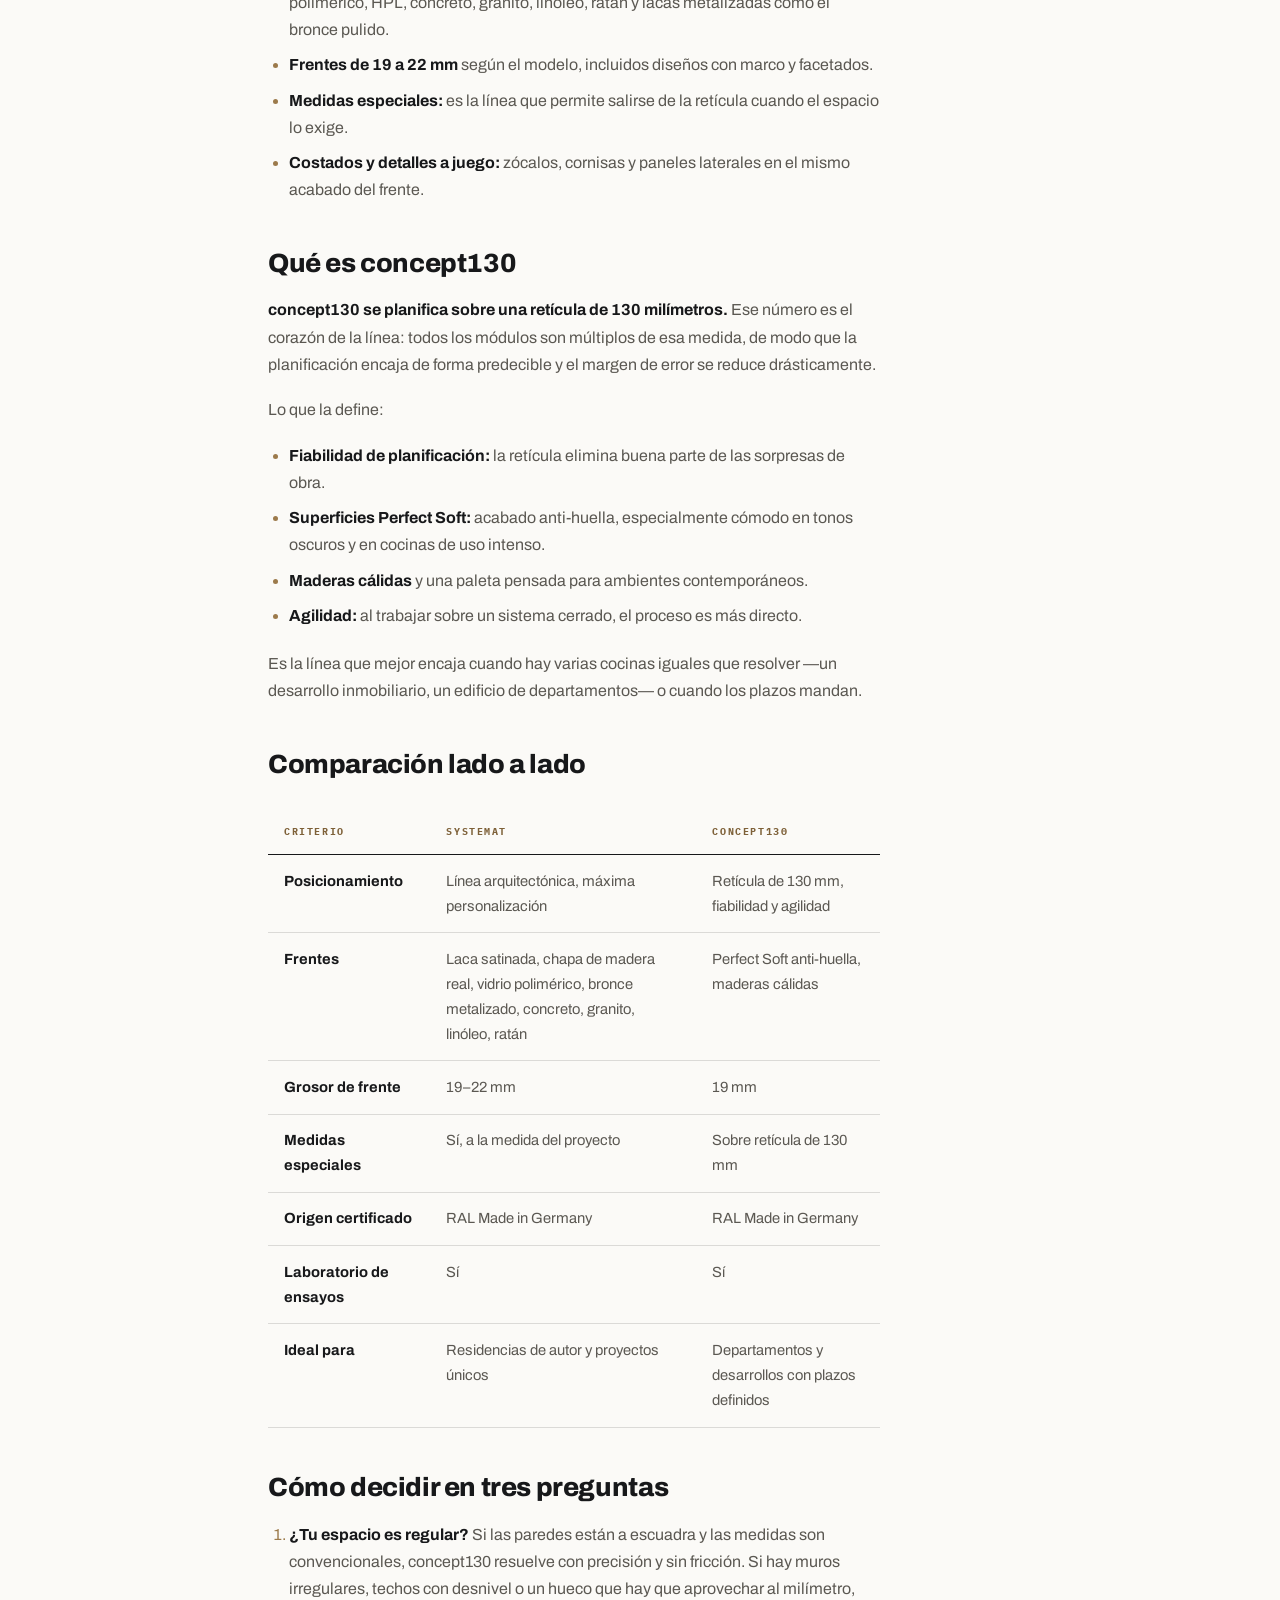
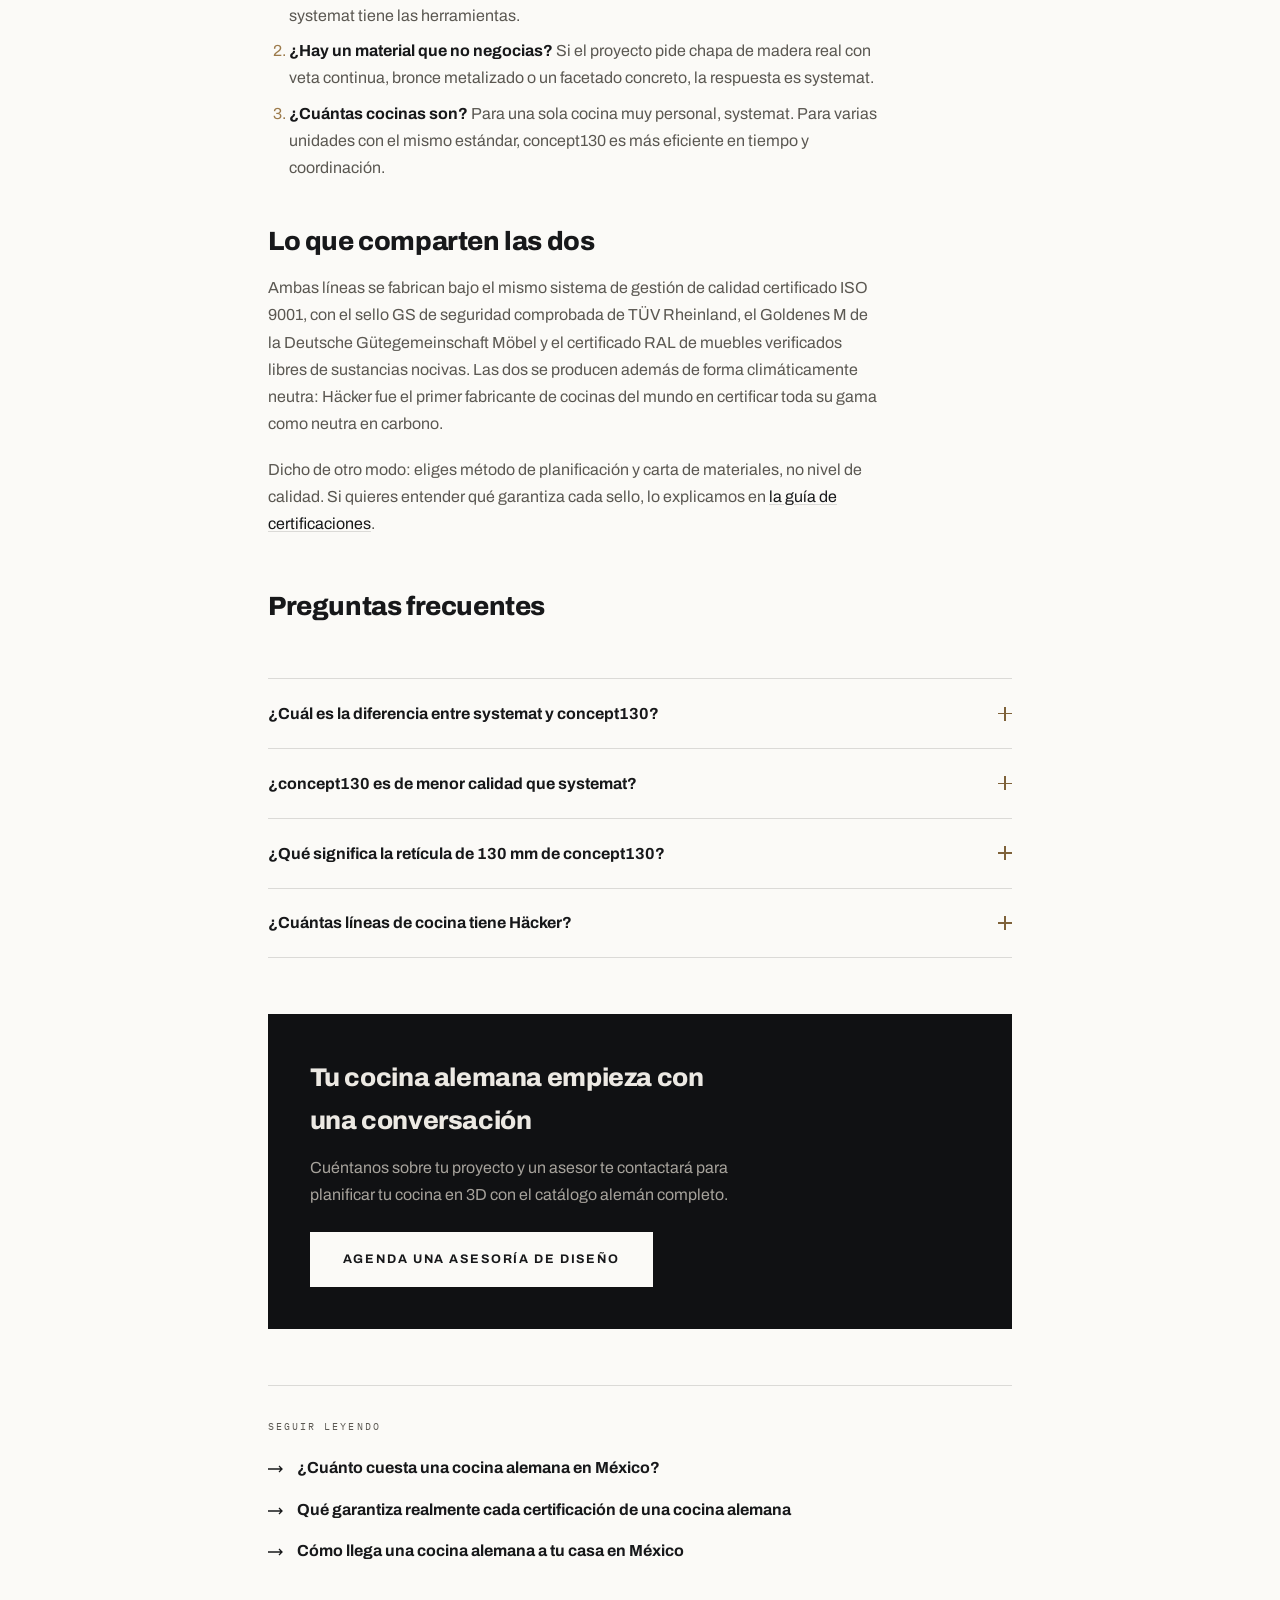
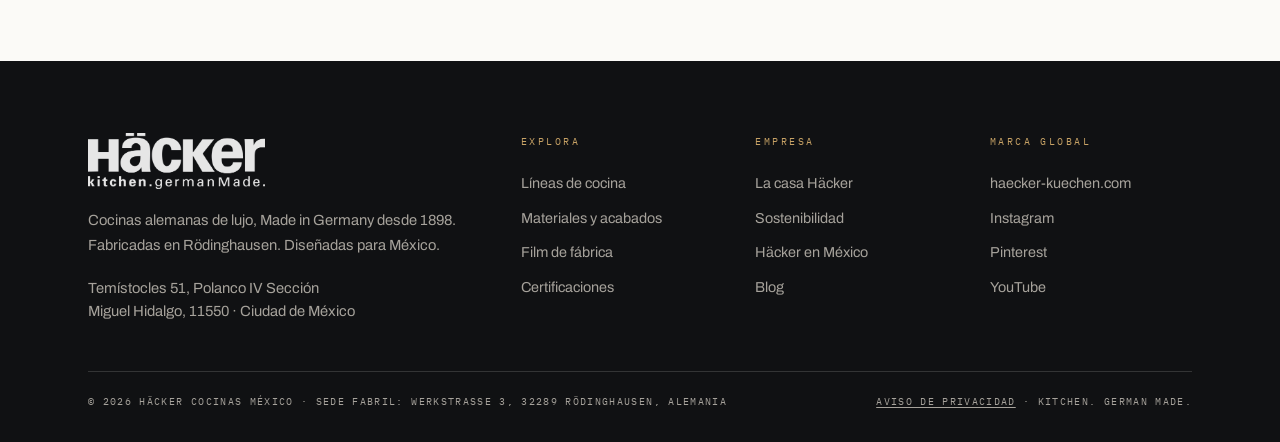
<file: blog/systemat-o-concept130.html>
<!DOCTYPE html>
<html lang="es-MX">
<head>
  <!-- Google Tag Manager -->
  <script>(function(w,d,s,l,i){w[l]=w[l]||[];w[l].push({'gtm.start':
  new Date().getTime(),event:'gtm.js'});var f=d.getElementsByTagName(s)[0],
  j=d.createElement(s),dl=l!='dataLayer'?'&l='+l:'';j.async=true;j.src=
  'https://www.googletagmanager.com/gtm.js?id='+i+dl;f.parentNode.insertBefore(j,f);
  })(window,document,'script','dataLayer','GTM-P6LWNMBX');</script>
  <!-- End Google Tag Manager -->
  <meta charset="UTF-8">
  <meta name="viewport" content="width=device-width, initial-scale=1.0, viewport-fit=cover">

  <title>systemat o concept130: cuál elegir | Häcker México</title>
  <meta name="description" content="systemat es la línea arquitectónica de máxima personalización; concept130 se planifica sobre retícula de 130 mm. Comparación de las dos líneas Häcker.">
  <meta name="robots" content="index, follow, max-image-preview:large, max-snippet:-1">
  <meta name="author" content="Häcker Cocinas México">
  <meta name="theme-color" content="#FBFAF7">
  <link rel="canonical" href="https://www.hackerkitchen.com.mx/blog/systemat-o-concept130.html">
  <link rel="alternate" hreflang="es-MX" href="https://www.hackerkitchen.com.mx/blog/systemat-o-concept130.html">

  <meta property="og:type" content="article">
  <meta property="og:locale" content="es_MX">
  <meta property="og:site_name" content="Häcker Cocinas México">
  <meta property="og:title" content="systemat o concept130: cuál elegir | Häcker México">
  <meta property="og:description" content="systemat es la línea arquitectónica de máxima personalización; concept130 se planifica sobre retícula de 130 mm. Comparación de las dos líneas Häcker.">
  <meta property="og:url" content="https://www.hackerkitchen.com.mx/blog/systemat-o-concept130.html">
  <meta property="og:image" content="https://www.hackerkitchen.com.mx/assets/images/av7070_gl_bronze_av6088_gl_eiche_schwarz_m1_querformat_1700x1200.jpg">
  <meta property="og:image:alt" content="Cocina Häcker systemat AV 7070 con frentes de laca metálica bronce y roble negro">
  <meta name="twitter:card" content="summary_large_image">
  <meta name="twitter:title" content="systemat o concept130: cuál elegir | Häcker México">
  <meta name="twitter:description" content="systemat es la línea arquitectónica de máxima personalización; concept130 se planifica sobre retícula de 130 mm. Comparación de las dos líneas Häcker.">
  <meta name="twitter:image" content="https://www.hackerkitchen.com.mx/assets/images/av7070_gl_bronze_av6088_gl_eiche_schwarz_m1_querformat_1700x1200.jpg">

  <link rel="preconnect" href="https://fonts.googleapis.com">
  <link rel="preconnect" href="https://fonts.gstatic.com" crossorigin>
  <link rel="preload" as="style" href="https://fonts.googleapis.com/css2?family=Archivo:wght@400;500;700;800&family=Cormorant+Garamond:ital,wght@1,500&family=IBM+Plex+Mono:wght@400;500&display=swap">
  <link rel="stylesheet" media="print" onload="this.media='all';this.onload=null" href="https://fonts.googleapis.com/css2?family=Archivo:wght@400;500;700;800&family=Cormorant+Garamond:ital,wght@1,500&family=IBM+Plex+Mono:wght@400;500&display=swap">
  <noscript><link rel="stylesheet" href="https://fonts.googleapis.com/css2?family=Archivo:wght@400;500;700;800&family=Cormorant+Garamond:ital,wght@1,500&family=IBM+Plex+Mono:wght@400;500&display=swap"></noscript>
  <link rel="stylesheet" href="/css/styles.css">

  <link rel="icon" href="/favicon.ico" sizes="32x32">
  <link rel="icon" type="image/svg+xml" href="/assets/icons/favicon.svg">
  <link rel="apple-touch-icon" href="/apple-touch-icon.png">
  <link rel="manifest" href="/site.webmanifest">

  <script type="application/ld+json">
  {
    "@context": "https://schema.org",
    "@graph": [
      {
        "@type": "BlogPosting",
        "@id": "https://www.hackerkitchen.com.mx/blog/systemat-o-concept130.html#articulo",
        "headline": "systemat o concept130: cuál elegir",
        "name": "systemat o concept130: cuál elegir",
        "description": "systemat es la línea arquitectónica de máxima personalización; concept130 se planifica sobre retícula de 130 mm. Comparación de las dos líneas Häcker.",
        "articleSection": "LÍNEAS DE COCINA",
        "inLanguage": "es-MX",
        "datePublished": "2026-07-17",
        "dateModified": "2026-07-17",
        "image": {
          "@type": "ImageObject",
          "url": "https://www.hackerkitchen.com.mx/assets/images/av7070_gl_bronze_av6088_gl_eiche_schwarz_m1_querformat_1700x1200.jpg",
          "caption": "Cocina Häcker systemat AV 7070 con frentes de laca metálica bronce y roble negro"
        },
        "author": {
          "@id": "https://www.hackerkitchen.com.mx/#organizacion"
        },
        "publisher": {
          "@id": "https://www.hackerkitchen.com.mx/#organizacion"
        },
        "isPartOf": {
          "@id": "https://www.hackerkitchen.com.mx/blog/#blog"
        },
        "mainEntityOfPage": {
          "@id": "https://www.hackerkitchen.com.mx/blog/systemat-o-concept130.html#pagina"
        },
        "about": {
          "@id": "https://www.hackerkitchen.com.mx/#organizacion"
        }
      },
      {
        "@type": "WebPage",
        "@id": "https://www.hackerkitchen.com.mx/blog/systemat-o-concept130.html#pagina",
        "url": "https://www.hackerkitchen.com.mx/blog/systemat-o-concept130.html",
        "name": "systemat o concept130: cuál elegir | Häcker México",
        "inLanguage": "es-MX",
        "isPartOf": {
          "@id": "https://www.hackerkitchen.com.mx/#sitioweb"
        },
        "breadcrumb": {
          "@id": "https://www.hackerkitchen.com.mx/blog/systemat-o-concept130.html#migas"
        }
      },
      {
        "@type": "BreadcrumbList",
        "@id": "https://www.hackerkitchen.com.mx/blog/systemat-o-concept130.html#migas",
        "itemListElement": [
          {
            "@type": "ListItem",
            "position": 1,
            "name": "Inicio",
            "item": "https://www.hackerkitchen.com.mx/"
          },
          {
            "@type": "ListItem",
            "position": 2,
            "name": "Blog",
            "item": "https://www.hackerkitchen.com.mx/blog/"
          },
          {
            "@type": "ListItem",
            "position": 3,
            "name": "systemat o concept130: cuál elegir",
            "item": "https://www.hackerkitchen.com.mx/blog/systemat-o-concept130.html"
          }
        ]
      },
      {
        "@type": "FAQPage",
        "@id": "https://www.hackerkitchen.com.mx/blog/systemat-o-concept130.html#faq",
        "mainEntity": [
          {
            "@type": "Question",
            "name": "¿Cuál es la diferencia entre systemat y concept130?",
            "acceptedAnswer": {
              "@type": "Answer",
              "text": "systemat es la línea arquitectónica de Häcker, con la carta de materiales más amplia (laca satinada, chapa de madera real, vidrio polimérico, bronce metalizado), frentes de 19 a 22 mm y posibilidad de medidas especiales. concept130 se planifica sobre una retícula de 130 mm que aporta fiabilidad y plazos ágiles, con superficies Perfect Soft anti-huella. Ambas se fabrican en Rödinghausen con certificado RAL Made in Germany."
            }
          },
          {
            "@type": "Question",
            "name": "¿concept130 es de menor calidad que systemat?",
            "acceptedAnswer": {
              "@type": "Answer",
              "text": "No. Las dos líneas salen de las mismas fábricas, pasan por el mismo laboratorio interno de ensayos y comparten las mismas certificaciones: ISO 9001, sello GS de TÜV Rheinland, Goldenes M de la DGM y RAL Made in Germany. La diferencia es el método de planificación y la carta de materiales, no el nivel de calidad."
            }
          },
          {
            "@type": "Question",
            "name": "¿Qué significa la retícula de 130 mm de concept130?",
            "acceptedAnswer": {
              "@type": "Answer",
              "text": "Significa que todos los módulos de la línea son múltiplos de 130 milímetros. Al planificar sobre esa medida base, la distribución encaja de forma predecible y se reduce el margen de error en obra, lo que hace el proceso más fiable y ágil."
            }
          },
          {
            "@type": "Question",
            "name": "¿Cuántas líneas de cocina tiene Häcker?",
            "acceptedAnswer": {
              "@type": "Answer",
              "text": "Häcker tiene exactamente dos líneas de cocina: systemat y concept130. La Edición Limitada 1926 no es una línea del catálogo, sino una edición especial conmemorativa por los 100 años de la cocina empotrada."
            }
          }
        ]
      }
    ]
  }
  </script>
  <!-- Google tag (gtag.js) -->
  <script async src="https://www.googletagmanager.com/gtag/js?id=G-S4J8G2546M"></script>
  <script>
    window.dataLayer = window.dataLayer || [];
    function gtag(){dataLayer.push(arguments);}
    gtag('js', new Date());
    gtag('config', 'G-S4J8G2546M');
  </script>
</head>

<body>
  <!-- Google Tag Manager (noscript) -->
  <noscript><iframe src="https://www.googletagmanager.com/ns.html?id=GTM-P6LWNMBX"
  height="0" width="0" style="display:none;visibility:hidden"></iframe></noscript>
  <!-- End Google Tag Manager (noscript) -->

  <a class="skip-link" href="#contenido">Saltar al contenido</a>

  <header class="site-header is-scrolled" id="siteHeader">
    <div class="site-header__inner">
      <a class="brand" href="/" aria-label="Häcker Cocinas México — inicio">
        <img class="brand__logo" src="/assets/logos/hacker-logo.png" alt="Häcker kitchen. german Made. — logotipo" width="2048" height="649">
        <span class="brand__region mono">MÉXICO</span>
      </a>
      <nav class="site-nav" id="siteNav" aria-label="Navegación principal">
        <a href="/#lineas">Líneas</a>
        <a href="/#acabados">Acabados</a>
        <a href="/#certificaciones">Certificaciones</a>
        <a href="/#mexico">México</a>
        <a href="/blog/">Blog</a>
      </nav>
      <a class="btn btn--ink site-header__cta" href="/#contacto">Agenda tu asesoría</a>
      <button class="nav-toggle" id="navToggle" aria-label="Abrir menú" aria-expanded="false" aria-controls="siteNav">
        <span></span><span></span>
      </button>
    </div>
  </header>

  <main id="contenido">
    <article class="article">
      <div class="wrap wrap--narrow">

        <nav aria-label="Ruta de navegación">
          <ol class="breadcrumbs">
            <li><a href="/">Inicio</a></li>
            <li><a href="/blog/">Blog</a></li>
            <li><span aria-current="page">LÍNEAS DE COCINA</span></li>
          </ol>
        </nav>

        <header class="article__header">
          <h1 class="article__title">systemat o concept130: cuál elegir</h1>
          <p class="article__standfirst">Häcker fabrica dos líneas de cocina, no cinco ni diez. Esa contención es deliberada y hace que la decisión sea más simple de lo que parece: una prioriza la libertad de diseño y la otra, la precisión del sistema.</p>
          <p class="article__byline">
            <span>Häcker Cocinas México</span>
            <span><time datetime="2026-07-17">17 de julio de 2026</time></span>
            <span>6 min de lectura</span>
          </p>
        </header>

        <div class="article__key">
          <h2>En corto</h2>
        <p>Häcker tiene exactamente dos líneas de cocina: systemat y concept130. Ambas se fabrican en Rödinghausen, Alemania, y ambas cuentan con el certificado RAL Made in Germany.</p>
        <p>systemat es la línea arquitectónica: máxima personalización de material, color y medida. concept130 se planifica sobre una retícula de 130 mm que aporta fiabilidad y agilidad. La diferencia no es de calidad, sino de método.</p>
        </div>

        <nav class="article__toc" aria-labelledby="toc-titulo">
          <h2 id="toc-titulo">En este artículo</h2>
          <ol>
          <li><a href="#dos-lineas-una-fabrica">Dos líneas, una misma fábrica</a></li>
          <li><a href="#que-es-systemat">Qué es systemat</a></li>
          <li><a href="#que-es-concept130">Qué es concept130</a></li>
          <li><a href="#tabla-comparativa">Comparación lado a lado</a></li>
          <li><a href="#como-decidir">Cómo decidir en tres preguntas</a></li>
          <li><a href="#lo-que-comparten">Lo que comparten las dos</a></li>
          </ol>
        </nav>

        <div class="prose">
          <h2 id="dos-lineas-una-fabrica">Dos líneas, una misma fábrica</h2>
          <p>
            Conviene empezar por lo que <em>no</em> es una diferencia. systemat y concept130 salen de las mismas
            cinco fábricas de Rödinghausen, pasan por el mismo laboratorio interno de ensayos de humedad,
            temperatura y uso intensivo, y las dos llevan el certificado <strong>RAL Made in Germany</strong>.
            Ninguna es «la buena» y la otra «la económica».
          </p>
          <p>
            La diferencia es de <strong>método de planificación</strong>. Y de esa diferencia se derivan las
            consecuencias prácticas: cuánta libertad tienes para adaptar la cocina a un espacio irregular y con
            qué grado de previsibilidad se fabrica.
          </p>
          
          <h2 id="que-es-systemat">Qué es systemat</h2>
          <p>
            <strong>systemat es la línea arquitectónica de Häcker.</strong> Está pensada para proyectos donde
            la cocina se diseña con el espacio, no dentro de él: residencias de autor, remodelaciones con
            geometrías difíciles, proyectos donde el interiorista quiere un material concreto.
          </p>
          <p>Lo que la define:</p>
          <ul>
            <li><strong>La carta de materiales más amplia:</strong> laca satinada, chapa de madera real, vidrio polimérico, HPL, concreto, granito, linóleo, ratán y lacas metalizadas como el bronce pulido.</li>
            <li><strong>Frentes de 19 a 22 mm</strong> según el modelo, incluidos diseños con marco y facetados.</li>
            <li><strong>Medidas especiales:</strong> es la línea que permite salirse de la retícula cuando el espacio lo exige.</li>
            <li><strong>Costados y detalles a juego:</strong> zócalos, cornisas y paneles laterales en el mismo acabado del frente.</li>
          </ul>
          
          <h2 id="que-es-concept130">Qué es concept130</h2>
          <p>
            <strong>concept130 se planifica sobre una retícula de 130 milímetros.</strong> Ese número es el
            corazón de la línea: todos los módulos son múltiplos de esa medida, de modo que la planificación
            encaja de forma predecible y el margen de error se reduce drásticamente.
          </p>
          <p>Lo que la define:</p>
          <ul>
            <li><strong>Fiabilidad de planificación:</strong> la retícula elimina buena parte de las sorpresas de obra.</li>
            <li><strong>Superficies Perfect Soft:</strong> acabado anti-huella, especialmente cómodo en tonos oscuros y en cocinas de uso intenso.</li>
            <li><strong>Maderas cálidas</strong> y una paleta pensada para ambientes contemporáneos.</li>
            <li><strong>Agilidad:</strong> al trabajar sobre un sistema cerrado, el proceso es más directo.</li>
          </ul>
          <p>
            Es la línea que mejor encaja cuando hay varias cocinas iguales que resolver —un desarrollo
            inmobiliario, un edificio de departamentos— o cuando los plazos mandan.
          </p>
          
          <h2 id="tabla-comparativa">Comparación lado a lado</h2>
          <div class="table-scroll">
            <table>
              <caption class="sr-only">Comparación entre las líneas Häcker systemat y concept130</caption>
              <thead>
                <tr><th scope="col">Criterio</th><th scope="col">systemat</th><th scope="col">concept130</th></tr>
              </thead>
              <tbody>
                <tr><th scope="row">Posicionamiento</th><td>Línea arquitectónica, máxima personalización</td><td>Retícula de 130 mm, fiabilidad y agilidad</td></tr>
                <tr><th scope="row">Frentes</th><td>Laca satinada, chapa de madera real, vidrio polimérico, bronce metalizado, concreto, granito, linóleo, ratán</td><td>Perfect Soft anti-huella, maderas cálidas</td></tr>
                <tr><th scope="row">Grosor de frente</th><td>19–22 mm</td><td>19 mm</td></tr>
                <tr><th scope="row">Medidas especiales</th><td>Sí, a la medida del proyecto</td><td>Sobre retícula de 130 mm</td></tr>
                <tr><th scope="row">Origen certificado</th><td>RAL Made in Germany</td><td>RAL Made in Germany</td></tr>
                <tr><th scope="row">Laboratorio de ensayos</th><td>Sí</td><td>Sí</td></tr>
                <tr><th scope="row">Ideal para</th><td>Residencias de autor y proyectos únicos</td><td>Departamentos y desarrollos con plazos definidos</td></tr>
              </tbody>
            </table>
          </div>
          
          <h2 id="como-decidir">Cómo decidir en tres preguntas</h2>
          <ol>
            <li><strong>¿Tu espacio es regular?</strong> Si las paredes están a escuadra y las medidas son convencionales, concept130 resuelve con precisión y sin fricción. Si hay muros irregulares, techos con desnivel o un hueco que hay que aprovechar al milímetro, systemat tiene las herramientas.</li>
            <li><strong>¿Hay un material que no negocias?</strong> Si el proyecto pide chapa de madera real con veta continua, bronce metalizado o un facetado concreto, la respuesta es systemat.</li>
            <li><strong>¿Cuántas cocinas son?</strong> Para una sola cocina muy personal, systemat. Para varias unidades con el mismo estándar, concept130 es más eficiente en tiempo y coordinación.</li>
          </ol>
          
          <h2 id="lo-que-comparten">Lo que comparten las dos</h2>
          <p>
            Ambas líneas se fabrican bajo el mismo sistema de gestión de calidad certificado ISO 9001, con el
            sello GS de seguridad comprobada de TÜV Rheinland, el Goldenes M de la Deutsche Gütegemeinschaft
            Möbel y el certificado RAL de muebles verificados libres de sustancias nocivas. Las dos se
            producen además de forma climáticamente neutra: Häcker fue el primer fabricante de cocinas del
            mundo en certificar toda su gama como neutra en carbono.
          </p>
          <p>
            Dicho de otro modo: eliges método de planificación y carta de materiales, no nivel de calidad.
            Si quieres entender qué garantiza cada sello, lo explicamos en
            <a href="/blog/certificaciones-cocina-alemana.html">la guía de certificaciones</a>.
          </p>
        </div>

        <section class="article__faq" aria-labelledby="faq-titulo">
          <h2 id="faq-titulo">Preguntas frecuentes</h2>
          <div class="faq__list">
          <details class="faq__item">
            <summary>¿Cuál es la diferencia entre systemat y concept130?<span class="faq__icon" aria-hidden="true"></span></summary>
            <p>systemat es la línea arquitectónica de Häcker, con la carta de materiales más amplia (laca satinada, chapa de madera real, vidrio polimérico, bronce metalizado), frentes de 19 a 22 mm y posibilidad de medidas especiales. concept130 se planifica sobre una retícula de 130 mm que aporta fiabilidad y plazos ágiles, con superficies Perfect Soft anti-huella. Ambas se fabrican en Rödinghausen con certificado RAL Made in Germany.</p>
          </details>
          <details class="faq__item">
            <summary>¿concept130 es de menor calidad que systemat?<span class="faq__icon" aria-hidden="true"></span></summary>
            <p>No. Las dos líneas salen de las mismas fábricas, pasan por el mismo laboratorio interno de ensayos y comparten las mismas certificaciones: ISO 9001, sello GS de TÜV Rheinland, Goldenes M de la DGM y RAL Made in Germany. La diferencia es el método de planificación y la carta de materiales, no el nivel de calidad.</p>
          </details>
          <details class="faq__item">
            <summary>¿Qué significa la retícula de 130 mm de concept130?<span class="faq__icon" aria-hidden="true"></span></summary>
            <p>Significa que todos los módulos de la línea son múltiplos de 130 milímetros. Al planificar sobre esa medida base, la distribución encaja de forma predecible y se reduce el margen de error en obra, lo que hace el proceso más fiable y ágil.</p>
          </details>
          <details class="faq__item">
            <summary>¿Cuántas líneas de cocina tiene Häcker?<span class="faq__icon" aria-hidden="true"></span></summary>
            <p>Häcker tiene exactamente dos líneas de cocina: systemat y concept130. La Edición Limitada 1926 no es una línea del catálogo, sino una edición especial conmemorativa por los 100 años de la cocina empotrada.</p>
          </details>
          </div>
        </section>

        <aside class="article__cta">
          <h2>Tu cocina alemana empieza con una conversación</h2>
          <p>Cuéntanos sobre tu proyecto y un asesor te contactará para planificar tu cocina en 3D con el catálogo alemán completo.</p>
          <a class="btn btn--light" href="/#contacto">Agenda una asesoría de diseño</a>
        </aside>

        <nav class="related" aria-labelledby="rel-titulo">
          <p class="related__title" id="rel-titulo">Seguir leyendo</p>
          <ul class="related__list" role="list">
          <li><a href="/blog/cuanto-cuesta-una-cocina-alemana-en-mexico.html"><svg width="16" height="8" viewBox="0 0 16 8" fill="none" aria-hidden="true"><path d="M0 4h14M11 1l3 3-3 3" stroke="currentColor" stroke-width="1.3"/></svg><span>¿Cuánto cuesta una cocina alemana en México?</span></a></li>
          <li><a href="/blog/certificaciones-cocina-alemana.html"><svg width="16" height="8" viewBox="0 0 16 8" fill="none" aria-hidden="true"><path d="M0 4h14M11 1l3 3-3 3" stroke="currentColor" stroke-width="1.3"/></svg><span>Qué garantiza realmente cada certificación de una cocina alemana</span></a></li>
          <li><a href="/blog/proceso-cocina-alemana-mexico.html"><svg width="16" height="8" viewBox="0 0 16 8" fill="none" aria-hidden="true"><path d="M0 4h14M11 1l3 3-3 3" stroke="currentColor" stroke-width="1.3"/></svg><span>Cómo llega una cocina alemana a tu casa en México</span></a></li>
          </ul>
        </nav>

      </div>
    </article>
  </main>

  <footer class="site-footer">
    <div class="wrap">
      <div class="site-footer__top">
        <div class="site-footer__brand">
          <img class="site-footer__logo" src="/assets/logos/hacker-logo.png" alt="Häcker kitchen. german Made. — logotipo" loading="lazy" width="2048" height="649">
          <p>Cocinas alemanas de lujo, Made in Germany desde 1898.<br>Fabricadas en Rödinghausen. Diseñadas para México.</p>
          <p class="site-footer__address">Temístocles 51, Polanco IV Sección<br>Miguel Hidalgo, 11550 · Ciudad de México</p>
        </div>
        <nav class="site-footer__nav" aria-label="Navegación de pie de página">
          <div>
            <p class="mono footer-label">EXPLORA</p>
            <a href="/#lineas">Líneas de cocina</a>
            <a href="/#acabados">Materiales y acabados</a>
            <a href="/#film">Film de fábrica</a>
            <a href="/#certificaciones">Certificaciones</a>
          </div>
          <div>
            <p class="mono footer-label">EMPRESA</p>
            <a href="/#manifiesto">La casa Häcker</a>
            <a href="/#sostenibilidad">Sostenibilidad</a>
            <a href="/#mexico">Häcker en México</a>
            <a href="/blog/">Blog</a>
          </div>
          <div>
            <p class="mono footer-label">MARCA GLOBAL</p>
            <a href="https://www.haecker-kuechen.com/es/" target="_blank" rel="noopener">haecker-kuechen.com</a>
            <a href="https://www.instagram.com/haeckerkuechen/" target="_blank" rel="noopener">Instagram</a>
            <a href="https://www.pinterest.de/haeckerkuechen/" target="_blank" rel="noopener">Pinterest</a>
            <a href="https://www.youtube.com/channel/UCLhVb-wuSguLFLpVPP7nQXw" target="_blank" rel="noopener">YouTube</a>
          </div>
        </nav>
      </div>
      <div class="site-footer__bottom">
        <p class="mono">© <span id="year">2026</span> HÄCKER COCINAS MÉXICO · SEDE FABRIL: WERKSTRASSE 3, 32289 RÖDINGHAUSEN, ALEMANIA</p>
        <p class="mono"><a href="/aviso-de-privacidad.html">AVISO DE PRIVACIDAD</a> · KITCHEN. GERMAN MADE.</p>
      </div>
    </div>
  </footer>

  <script src="/js/main.js" defer></script>
</body>
</html>
</file>
<file: css/styles.css>
/* ==========================================================================
   HÄCKER COCINAS MÉXICO — Sistema de diseño v2 «Showroom»
   Base blanca y aérea como la marca. El video, el film y el footer son
   los únicos momentos oscuros. Un solo acento: bronce systemat.
   Tipos: Archivo (titulares/texto) · Cormorant Garamond (una voz editorial)
          · IBM Plex Mono (datos técnicos)
   ========================================================================== */

:root {
  --paper: #FBFAF7;
  --porcelain: #F1EDE6;
  --carbon: #101113;
  --carbon-soft: #17181B;
  --ink: #17181A;
  --ink-soft: #5B5852;
  --bronze: #9C7A4B;
  --bronze-deep: #7E6139;
  --text-light: #ECE9E3;
  --text-light-dim: #A6A29B;
  --line: rgba(23, 24, 26, 0.14);
  --line-soft: rgba(23, 24, 26, 0.08);
  --line-dark: rgba(236, 233, 227, 0.16);

  --font-display: "Archivo", "Helvetica Neue", Arial, sans-serif;
  --font-serif: "Cormorant Garamond", Georgia, serif;
  --font-mono: "IBM Plex Mono", "Courier New", monospace;

  --wrap: 1200px;
  --gutter: clamp(1.25rem, 4vw, 3rem);
  --header-h: 72px;

  --ease-out: cubic-bezier(0.19, 1, 0.22, 1);
}

/* ---------- Reset ---------- */
*, *::before, *::after { box-sizing: border-box; margin: 0; padding: 0; }

html {
  scroll-behavior: smooth;
  scroll-padding-top: calc(var(--header-h) + 16px);
  -webkit-text-size-adjust: 100%;
}

body {
  background: var(--paper);
  color: var(--ink);
  font-family: var(--font-display);
  font-weight: 400;
  font-size: 1rem;
  line-height: 1.7;
  overflow-x: hidden;
}

img, video { max-width: 100%; display: block; height: auto; }
a { color: inherit; text-decoration: none; }
button { font: inherit; color: inherit; background: none; border: none; cursor: pointer; }
ul { list-style: none; }

/* Anillo de doble capa: el halo claro garantiza visibilidad sobre
   fotogramas de video y fotos de tono medio (WCAG 1.4.11 / 2.4.7) */
:focus-visible {
  outline: 2px solid var(--bronze-deep);
  outline-offset: 3px;
  box-shadow: 0 0 0 5px rgba(251, 250, 247, 0.95);
}

/* Sobre superficies oscuras el halo se invierte */
.hero :focus-visible,
.film :focus-visible,
.site-footer :focus-visible {
  outline-color: #C9A567;
  box-shadow: 0 0 0 5px rgba(16, 17, 19, 0.9);
}

/* Utilidad para texto solo de lectores de pantalla */
.sr-only {
  position: absolute;
  width: 1px;
  height: 1px;
  padding: 0;
  margin: -1px;
  overflow: hidden;
  clip: rect(0 0 0 0);
  clip-path: inset(50%);
  white-space: nowrap;
  border: 0;
}

/* Enlace de salto al contenido (WCAG 2.4.1) */
.skip-link {
  position: absolute;
  left: -9999px;
  top: 0;
  z-index: 200;
  background: var(--ink);
  color: var(--paper);
  padding: 0.9rem 1.4rem;
  font-family: var(--font-mono);
  font-size: 0.7rem;
  letter-spacing: 0.14em;
  text-transform: uppercase;
}

.skip-link:focus { left: 0; }

::selection { background: var(--ink); color: var(--paper); }

.mono {
  font-family: var(--font-mono);
  letter-spacing: 0.08em;
}

/* ---------- Header ---------- */
.site-header {
  position: fixed;
  top: 0;
  left: 0;
  right: 0;
  z-index: 100;
  background: rgba(251, 250, 247, 0.92);
  backdrop-filter: blur(12px);
  -webkit-backdrop-filter: blur(12px);
  border-bottom: 1px solid var(--line-soft);
  transition: box-shadow 0.35s ease;
}

.site-header.is-scrolled {
  box-shadow: 0 1px 0 var(--line), 0 8px 24px rgba(23, 24, 26, 0.05);
}

.site-header__inner {
  max-width: calc(var(--wrap) + 6rem);
  margin: 0 auto;
  padding: 0 var(--gutter);
  height: var(--header-h);
  display: flex;
  align-items: center;
  gap: 2rem;
}

.brand {
  display: flex;
  align-items: center;
  gap: 0.9rem;
  flex: 0 0 auto;
  padding-right: 1.35rem;
}

.brand__logo {
  width: auto;
  height: 38px;
  /* El logo es negro sobre blanco: multiply funde el fondo con el header claro */
  mix-blend-mode: multiply;
}

.brand__region {
  font-size: 0.62rem;
  letter-spacing: 0.3em;
  color: var(--bronze-deep);
  border-left: 1px solid var(--line);
  padding-left: 0.8rem;
  white-space: nowrap;
  flex: 0 0 auto;
}

.site-nav {
  display: flex;
  gap: 1.8rem;
  margin-left: auto;
}

.site-nav a {
  font-size: 0.8rem;
  font-weight: 500;
  letter-spacing: 0.12em;
  text-transform: uppercase;
  color: var(--ink-soft);
  transition: color 0.25s ease;
  position: relative;
  padding: 0.3rem 0;
}

.site-nav a::after {
  content: "";
  position: absolute;
  left: 0;
  bottom: 0;
  width: 100%;
  height: 1px;
  background: var(--ink);
  transform: scaleX(0);
  transform-origin: right;
  transition: transform 0.35s var(--ease-out);
}

.site-nav a:hover { color: var(--ink); }
.site-nav a:hover::after { transform: scaleX(1); transform-origin: left; }

.nav-toggle {
  display: none;
  width: 44px;
  height: 44px;
  flex-direction: column;
  justify-content: center;
  align-items: center;
  gap: 7px;
  margin-left: auto;
}

.nav-toggle span {
  display: block;
  width: 24px;
  height: 2px;
  background: var(--ink);
  transition: transform 0.3s ease;
}

.nav-toggle[aria-expanded="true"] span:first-child { transform: translateY(4.5px) rotate(45deg); }
.nav-toggle[aria-expanded="true"] span:last-child { transform: translateY(-4.5px) rotate(-45deg); }

/* ---------- Botones ---------- */
.btn {
  display: inline-flex;
  align-items: center;
  justify-content: center;
  gap: 0.6rem;
  padding: 0.98rem 2rem;
  font-size: 0.78rem;
  font-weight: 700;
  letter-spacing: 0.15em;
  text-transform: uppercase;
  border: 1px solid transparent;
  transition: background 0.35s ease, color 0.35s ease, border-color 0.35s ease, transform 0.4s var(--ease-out);
  white-space: nowrap;
}

.btn--ink { background: var(--ink); color: var(--paper); }
.btn--ink:hover { background: var(--bronze-deep); transform: translateY(-2px); }

.btn--light { background: var(--paper); color: var(--ink); }
.btn--light:hover { background: #fff; transform: translateY(-2px); }

.btn--outline-ink { border-color: var(--line); color: var(--ink); }
.btn--outline-ink:hover { border-color: var(--ink); background: var(--porcelain); transform: translateY(-2px); }

.btn--outline-light { border-color: rgba(251, 250, 247, 0.5); color: var(--paper); }
.btn--outline-light:hover { border-color: var(--paper); background: rgba(251, 250, 247, 0.12); transform: translateY(-2px); }

.btn svg { transition: transform 0.4s var(--ease-out); }
.btn:hover svg { transform: translateX(3px); }

.btn--lg { padding: 1.1rem 2.4rem; }

.site-header__cta { padding: 0.65rem 1.3rem; font-size: 0.66rem; }

/* ---------- Hero · proceso Häcker ---------- */
.hero {
  --hero-progress: 0;
  position: relative;
  margin-top: var(--header-h);
  isolation: isolate;
  background: #0c0d0e;
}

.hero__track { height: 470vh; }

.hero__pin {
  position: sticky;
  top: var(--header-h);
  height: calc(100svh - var(--header-h));
  min-height: 620px;
  overflow: hidden;
  background: #0c0d0e;
  color: var(--paper);
}

.hero__media {
  position: absolute;
  inset: 0;
  z-index: 0;
  overflow: hidden;
  background: #0c0d0e;
}

.hero__scene {
  position: absolute;
  inset: 0;
  opacity: 0;
  will-change: opacity, transform, clip-path;
  transform: scale(1.018);
  transform-origin: center center;
}

.hero__scene:first-child { opacity: 1; }

.hero__scene img {
  width: 100%;
  height: 100%;
  object-fit: cover;
  object-position: center center;
}

.hero__scrim {
  position: absolute;
  inset: 0;
  z-index: 1;
  pointer-events: none;
  background:
    linear-gradient(90deg, rgba(7, 8, 9, calc(0.79 - var(--hero-final, 0) * 0.10)) 0%, rgba(7, 8, 9, calc(0.46 - var(--hero-final, 0) * 0.08)) 24%, rgba(7, 8, 9, 0.08) 52%, rgba(7, 8, 9, 0.10) 100%),
    linear-gradient(0deg, rgba(7, 8, 9, calc(0.42 - var(--hero-final, 0) * 0.06)) 0%, rgba(7, 8, 9, 0.04) 43%, rgba(7, 8, 9, 0.08) 100%);
}

.hero__story {
  position: absolute;
  z-index: 3;
  left: 175px; /* 25px del rail + 150px de separación */
  bottom: 140px;
  width: min(43rem, calc(100vw - 18rem));
  min-height: 15rem;
  pointer-events: none;
}

.hero__copy {
  position: absolute;
  left: 0;
  bottom: 0;
  width: 100%;
  opacity: 0;
  transform: translateY(22px);
  visibility: hidden;
  transition: opacity 0.5s var(--ease-out), transform 0.6s var(--ease-out), visibility 0.5s;
}

.hero__copy.is-active {
  opacity: 1;
  transform: none;
  visibility: visible;
  pointer-events: auto;
}

.hero__eyebrow {
  display: flex;
  align-items: center;
  gap: 0.8rem;
  margin-bottom: 1.25rem;
  font-size: 0.66rem;
  letter-spacing: 0.24em;
  color: rgba(251, 250, 247, 0.9);
}

.hero__eyebrow::before {
  content: "";
  width: 30px;
  height: 1px;
  background: rgba(251, 250, 247, 0.62);
}

.hero__title {
  max-width: 12.5ch;
  color: #fff;
  font-family: var(--font-serif);
  font-size: clamp(3.1rem, 5.3vw, 5.6rem);
  line-height: 0.94;
  font-weight: 500;
  letter-spacing: -0.035em;
  text-wrap: balance;
}

.hero__title em {
  display: block;
  margin-top: 0.08em;
  color: #fff;
  font-style: italic;
  font-weight: 500;
  letter-spacing: -0.018em;
}

.hero__actions {
  margin-top: 2rem;
  display: flex;
  gap: 0.9rem;
  pointer-events: auto;
}

/* Rail editorial de las cuatro etapas */
.hero__steps {
  position: absolute;
  z-index: 4;
  left: 25px;
  top: 50%;
  transform: translateY(-50%);
  width: 5.1rem;
  display: flex;
  flex-direction: column;
  gap: 0;
  list-style: none;
}

.hero__steps li {
  position: relative;
  min-height: 5.2rem;
  padding: 0 0 1.1rem 1.05rem;
  border-left: 1px solid rgba(251, 250, 247, 0.22);
  color: rgba(251, 250, 247, 0.38);
  transition: color 0.35s ease, border-color 0.35s ease;
}

.hero__steps li:last-child { min-height: 2.9rem; }

.hero__steps li::before {
  content: "";
  position: absolute;
  left: -4px;
  top: 0.55rem;
  width: 7px;
  height: 7px;
  border-radius: 50%;
  border: 1px solid currentColor;
  background: transparent;
  transition: background 0.35s ease, transform 0.35s var(--ease-out), color 0.35s ease;
}

.hero__steps li span,
.hero__steps li small { display: block; }

.hero__steps li span {
  font-size: 1.25rem;
  line-height: 1.1;
  letter-spacing: 0.04em;
}

.hero__steps li small {
  margin-top: 0.3rem;
  font-size: 0.52rem;
  letter-spacing: 0.18em;
  line-height: 1.2;
}

.hero__steps li.is-done { color: rgba(251, 250, 247, 0.7); }
.hero__steps li.is-active {
  color: #fff;
  border-left-color: rgba(251, 250, 247, 0.5);
}
.hero__steps li.is-active::before {
  background: #fff;
  transform: scale(1.15);
}

.hero__progress {
  position: absolute;
  z-index: 4;
  left: max(var(--gutter), calc((100vw - var(--wrap)) / 2));
  bottom: 1.35rem;
  font-size: 0.58rem;
  letter-spacing: 0.18em;
  color: rgba(251, 250, 247, 0.72);
}

.hero__progress-sep { margin: 0 0.35rem; opacity: 0.5; }

.hero__cue {
  position: absolute;
  z-index: 4;
  right: max(var(--gutter), calc((100vw - var(--wrap)) / 2));
  bottom: 1.35rem;
  display: flex;
  align-items: center;
  gap: 0.8rem;
  font-size: 0.56rem;
  letter-spacing: 0.22em;
  color: rgba(251, 250, 247, 0.72);
  transition: opacity 0.45s ease;
}

.hero__cue.is-hidden { opacity: 0; }

.hero__cueline {
  position: relative;
  width: 42px;
  height: 1px;
  overflow: hidden;
  background: rgba(251, 250, 247, 0.28);
}

.hero__cueline::after {
  content: "";
  position: absolute;
  inset: 0;
  background: #fff;
  transform: translateX(-100%);
  animation: heroCueLine 1.8s var(--ease-out) infinite;
}

@keyframes heroCueLine {
  0% { transform: translateX(-100%); }
  65%, 100% { transform: translateX(100%); }
}

/* Móvil: assets portrait y recorrido más corto */
@media (max-width: 900px) {
  .hero__track { height: 360svh; }

  .hero__pin {
    min-height: 0;
    height: calc(100svh - var(--header-h));
  }

  .hero__scene img {
    object-position: center center;
  }

  .hero__scrim {
    background:
      linear-gradient(0deg, rgba(7, 8, 9, 0.78) 0%, rgba(7, 8, 9, 0.42) 30%, rgba(7, 8, 9, 0.04) 62%, rgba(7, 8, 9, 0.14) 100%);
  }

  .hero__story {
    left: var(--gutter);
    right: var(--gutter);
    bottom: clamp(4.5rem, 9vh, 6.2rem);
    width: auto;
    min-height: 12rem;
  }

  .hero__title {
    max-width: 10.5ch;
    font-size: clamp(2.15rem, 9.2vw, 3.25rem);
    line-height: 0.94;
  }

  .hero__eyebrow {
    margin-bottom: 0.9rem;
    font-size: 0.58rem;
  }

  .hero__steps {
    left: 25px;
    right: 25px;
    top: 1.15rem;
    width: auto;
    transform: none;
    flex-direction: row;
    justify-content: space-between;
    gap: 0.55rem;
  }

  .hero__steps li,
  .hero__steps li:last-child {
    flex: 1;
    min-height: 0;
    padding: 0.72rem 0 0 0;
    border-left: 0;
    border-top: 1px solid rgba(251, 250, 247, 0.22);
  }

  .hero__steps li::before {
    left: 0;
    top: -4px;
  }

  .hero__steps li span { font-size: 0.86rem; }
  .hero__steps li small { font-size: 0.42rem; letter-spacing: 0.12em; }

  .hero__cue {
    right: var(--gutter);
    bottom: 1.2rem;
    font-size: 0;
  }

  .hero__cue::before {
    content: "DESLIZA";
    font-size: 0.5rem;
    letter-spacing: 0.2em;
  }

  .hero__cueline { width: 28px; }
  .hero__actions { margin-top: 1.35rem; }
}

@media (max-width: 560px) {
  .hero__steps li small { display: none; }
  .hero__story { bottom: 3.15rem; }
  .hero__title { font-size: clamp(1.95rem, 9vw, 2.9rem); }
  .hero__actions .btn { width: auto; }
}

/* Movimiento reducido: una sola escena final, sin recorrido artificial */
.hero--reduced .hero__track { height: auto; }
.hero--reduced .hero__pin {
  position: relative;
  top: auto;
  min-height: calc(100svh - var(--header-h));
}
.hero--reduced .hero__scene { opacity: 0 !important; transform: none !important; }
.hero--reduced .hero__scene:last-child { opacity: 1 !important; }
.hero--reduced .hero__cue { display: none; }
.hero--reduced .hero__cueline::after { animation: none; }

/* ---------- Cifras ---------- */
.stats {
  border-bottom: 1px solid var(--line-soft);
  background: var(--paper);
}

.stats__grid {
  display: grid;
  grid-template-columns: repeat(4, 1fr);
}

.stat {
  padding: clamp(2rem, 4vw, 3rem) clamp(1.25rem, 2vw, 1.8rem);
  border-left: 1px solid var(--line-soft);
  display: grid;
  gap: 0.6rem;
  position: relative;
}

.stat::before {
  content: "";
  position: absolute;
  top: -1px;
  left: 0;
  width: 34px;
  height: 2px;
  background: var(--bronze);
  transform: scaleX(0);
  transform-origin: left;
  transition: transform 0.7s var(--ease-out);
}

.stat.is-visible::before { transform: scaleX(1); }
.stat:nth-child(2) { transition-delay: 0.07s; }
.stat:nth-child(3) { transition-delay: 0.14s; }
.stat:nth-child(4) { transition-delay: 0.21s; }
.stat:nth-child(2)::before { transition-delay: 0.2s; }
.stat:nth-child(3)::before { transition-delay: 0.3s; }
.stat:nth-child(4)::before { transition-delay: 0.4s; }

.stat:first-child { border-left: none; }

.stat__num {
  font-size: clamp(1.6rem, 2.7vw, 2.25rem);
  font-weight: 400;
  color: var(--ink);
  letter-spacing: -0.01em;
  line-height: 1;
  font-variant-numeric: tabular-nums;
  white-space: nowrap;
}



.stat__label {
  font-size: 0.72rem;
  letter-spacing: 0.05em;
  color: var(--ink-soft);
  max-width: 24ch;
}

/* ---------- Estructura de secciones ---------- */
.section { padding: clamp(4.5rem, 9vw, 7.5rem) 0; }

.wrap {
  max-width: var(--wrap);
  margin: 0 auto;
  padding: 0 var(--gutter);
}

.wrap--narrow { max-width: 840px; }

.eyebrow {
  display: inline-flex;
  align-items: center;
  gap: 0.85rem;
  font-size: 0.66rem;
  letter-spacing: 0.28em;
  color: var(--bronze-deep);
  margin-bottom: 1.5rem;
}

.eyebrow::before {
  content: "";
  width: 30px;
  height: 1px;
  background: currentColor;
  opacity: 0.55;
}

.section__title {
  font-weight: 800;
  font-size: clamp(1.8rem, 3.6vw, 2.8rem);
  line-height: 1.12;
  letter-spacing: -0.015em;
  max-width: 24ch;
  text-wrap: balance;
}

.section__lead {
  margin-top: 1.3rem;
  max-width: 42rem;
  color: var(--ink-soft);
  font-size: 1.05rem;
}

.section--porcelain { background: var(--porcelain); }

/* Secciones oscuras (film) */
.film {
  background: var(--carbon);
  color: var(--text-light);
}

.film .section__lead { color: var(--text-light-dim); }
.film .eyebrow { color: #C7A265; }
.film ::selection { background: var(--paper); color: var(--carbon); }

/* Revelado al hacer scroll */
[data-reveal] {
  opacity: 0;
  transform: translateY(22px);
  transition: opacity 0.8s var(--ease-out), transform 0.85s var(--ease-out);
}

[data-reveal].is-visible { opacity: 1; transform: none; }

/* ---------- Manifiesto ---------- */
.manifesto__definition {
  margin-top: 1.4rem;
  max-width: 60ch;
  font-size: 1.05rem;
  color: var(--ink-soft);
}

.manifesto__definition strong { color: var(--ink); font-weight: 700; }

.manifesto__quote {
  position: relative;
  font-family: var(--font-serif);
  font-style: italic;
  font-weight: 500;
  font-size: clamp(1.7rem, 3.5vw, 2.85rem);
  line-height: 1.26;
  max-width: 26ch;
  margin-bottom: clamp(2.5rem, 6vw, 4rem);
  padding-top: 2.2rem;
  text-wrap: balance;
}

.manifesto__quote::before {
  content: "";
  position: absolute;
  top: 0;
  left: 0;
  width: 48px;
  height: 2px;
  background: var(--bronze);
}

.manifesto__quote em { color: var(--bronze-deep); }

.manifesto__grid {
  display: grid;
  grid-template-columns: 1.05fr 1fr;
  gap: clamp(2rem, 5vw, 4.5rem);
  align-items: start;
}

.manifesto__figure img {
  aspect-ratio: 4 / 3;
  object-fit: cover;
}

.manifesto__figure figcaption,
.sustain__figure figcaption {
  font-size: 0.62rem;
  color: var(--ink-soft);
  padding-top: 0.7rem;
  letter-spacing: 0.14em;
}

.manifesto__text p { margin-bottom: 1.2rem; color: var(--ink-soft); }
.manifesto__text strong { color: var(--ink); font-weight: 700; }

.manifesto__values {
  margin-top: 1.8rem;
  border-top: 1px solid var(--line);
}

.manifesto__values li {
  padding: 0.95rem 0;
  border-bottom: 1px solid var(--line);
  color: var(--ink-soft);
  font-size: 0.95rem;
}

.manifesto__values strong {
  display: inline-block;
  color: var(--ink);
  text-transform: uppercase;
  letter-spacing: 0.1em;
  font-size: 0.78rem;
  min-width: 9.5rem;
}

/* ---------- Colecciones ---------- */
.collection-list {
  margin-top: clamp(2.8rem, 6vw, 4.5rem);
  display: grid;
  gap: clamp(3rem, 7vw, 5.5rem);
}

.collection {
  display: grid;
  grid-template-columns: 1.25fr 1fr;
  gap: clamp(1.8rem, 4vw, 3.5rem);
  align-items: center;
}

.collection--flip .collection__media { order: 2; }
.collection--flip .collection__body { order: 1; }

.collection__media {
  display: block;
  overflow: hidden;
}

.collection__media img {
  aspect-ratio: 17 / 12;
  object-fit: cover;
  width: 100%;
  transition: transform 1.3s var(--ease-out);
}

.collection__media:hover img { transform: scale(1.04); }

.collection__index {
  display: inline-flex;
  align-items: center;
  gap: 0.6rem;
  font-size: 0.66rem;
  letter-spacing: 0.2em;
  color: var(--bronze-deep);
  margin-bottom: 1rem;
}

.collection__index::before {
  content: "";
  width: 22px;
  height: 1px;
  background: currentColor;
  opacity: 0.55;
}

.collection__name {
  font-weight: 800;
  font-size: clamp(1.6rem, 3vw, 2.2rem);
  line-height: 1.05;
  letter-spacing: -0.01em;
}

.collection__tag {
  font-family: var(--font-serif);
  font-style: italic;
  font-size: 1.25rem;
  color: var(--bronze-deep);
  margin: 0.4rem 0 1rem;
}

.collection__desc { color: var(--ink-soft); max-width: 42ch; }

.collection__specs {
  margin-top: 1.4rem;
  display: flex;
  flex-wrap: wrap;
  gap: 0.5rem;
}

.collection__specs li {
  font-size: 0.6rem;
  letter-spacing: 0.14em;
  border: 1px solid var(--line);
  padding: 0.4rem 0.7rem;
  color: var(--ink-soft);
  background: var(--paper);
}

/* ---------- Tabla comparativa ---------- */
.compare {
  margin-top: clamp(3rem, 6vw, 4.5rem);
  padding-top: clamp(2rem, 4vw, 3rem);
  border-top: 1px solid var(--line);
}

.compare__title {
  font-weight: 800;
  font-size: clamp(1.25rem, 2.2vw, 1.6rem);
  letter-spacing: -0.01em;
  margin-bottom: 1.5rem;
}

/* La tabla desborda dentro de su propio contenedor, nunca la página */
.compare__scroll { overflow-x: auto; }

.compare__table {
  width: 100%;
  min-width: 580px;
  border-collapse: collapse;
  font-size: 0.92rem;
}

.compare__table caption { text-align: left; }

.compare__table th,
.compare__table td {
  text-align: left;
  padding: 0.95rem 1.1rem;
  border-bottom: 1px solid var(--line);
  vertical-align: top;
}

.compare__table thead th {
  font-family: var(--font-mono);
  font-size: 0.66rem;
  letter-spacing: 0.18em;
  text-transform: uppercase;
  color: var(--bronze-deep);
  border-bottom-color: var(--ink);
  padding-bottom: 0.8rem;
}

.compare__table tbody th {
  font-weight: 700;
  color: var(--ink);
  width: 26%;
}

.compare__table td { color: var(--ink-soft); }

.compare__table tbody tr:last-child th,
.compare__table tbody tr:last-child td { border-bottom: none; }

/* ---------- Acabados ---------- */
.finishes__gallery {
  margin-top: clamp(2.5rem, 5vw, 3.5rem);
  display: flex;
  gap: 1rem;
  overflow-x: auto;
  padding: 0 var(--gutter) 1.2rem;
  scroll-snap-type: x mandatory;
  scrollbar-width: thin;
  scrollbar-color: var(--bronze) transparent;
}

.finishes__gallery figure {
  flex: 0 0 auto;
  width: clamp(240px, 30vw, 400px);
  scroll-snap-align: start;
}

.finishes__gallery img {
  width: 100%;
  aspect-ratio: 4 / 5;
  object-fit: cover;
}

.finishes__gallery figcaption {
  font-size: 0.6rem;
  letter-spacing: 0.16em;
  color: var(--ink-soft);
  padding-top: 0.6rem;
}

.finishes__chips {
  display: flex;
  flex-wrap: wrap;
  gap: 0.6rem;
  padding-top: 1.8rem;
}

.chip {
  display: inline-flex;
  align-items: center;
  gap: 0.55rem;
  font-size: 0.78rem;
  letter-spacing: 0.04em;
  border: 1px solid var(--line);
  padding: 0.5rem 0.9rem;
  color: var(--ink-soft);
  transition: border-color 0.3s ease, color 0.3s ease;
}

.chip::before {
  content: "";
  width: 13px;
  height: 13px;
  border-radius: 50%;
  background: var(--sw, #ccc);
  box-shadow: inset 0 0 0 1px rgba(0, 0, 0, 0.14);
}

.chip:hover { border-color: var(--bronze-deep); color: var(--ink); }

/* ---------- Film ---------- */
.film__player {
  position: relative;
  margin-top: clamp(2.5rem, 5vw, 3.5rem);
  overflow: hidden;
}

.film__player video {
  width: 100%;
  aspect-ratio: 16 / 9;
  object-fit: cover;
  background: #000;
}

.film__play {
  position: absolute;
  inset: 0;
  margin: auto;
  width: 92px;
  height: 92px;
  border-radius: 50%;
  border: 1px solid rgba(236, 233, 227, 0.5);
  background: rgba(10, 11, 12, 0.5);
  backdrop-filter: blur(6px);
  -webkit-backdrop-filter: blur(6px);
  color: var(--paper);
  display: grid;
  place-items: center;
  transition: transform 0.4s var(--ease-out), background 0.3s ease, opacity 0.4s ease;
}

.film__play svg { margin-left: 5px; }
.film__play:hover { transform: scale(1.06); background: rgba(10, 11, 12, 0.72); }
/* visibility retira además el botón del orden de tabulación (WCAG 2.4.7) */
.film__player.is-playing .film__play { opacity: 0; pointer-events: none; visibility: hidden; }

.film__badge {
  position: absolute;
  top: 1rem;
  left: 1rem;
  font-size: 0.6rem;
  letter-spacing: 0.2em;
  color: var(--text-light);
  background: rgba(10, 11, 12, 0.78);
  padding: 0.45rem 0.8rem;
  pointer-events: none;
}

.film__extra {
  margin-top: 1.4rem;
  display: grid;
  grid-template-columns: 1fr 1fr;
  gap: 1rem;
}

.yt-card {
  position: relative;
  display: block;
  overflow: hidden;
  aspect-ratio: 16 / 9;
}

.yt-card img {
  width: 100%;
  height: 100%;
  object-fit: cover;
  filter: saturate(0.85) brightness(0.75);
  transition: transform 0.8s var(--ease-out), filter 0.5s ease;
}

.yt-card:hover img { transform: scale(1.04); filter: saturate(1) brightness(0.92); }

.yt-card__play {
  position: absolute;
  inset: 0;
  margin: auto;
  width: 52px;
  height: 52px;
  border-radius: 50%;
  border: 1px solid rgba(236, 233, 227, 0.55);
  background: rgba(10, 11, 12, 0.5);
}

.yt-card__play::after {
  content: "";
  position: absolute;
  inset: 0;
  margin: auto;
  width: 0;
  height: 0;
  border-left: 11px solid var(--paper);
  border-top: 6.5px solid transparent;
  border-bottom: 6.5px solid transparent;
  transform: translateX(2px);
}

.yt-card__title {
  position: absolute;
  left: 0;
  right: 0;
  bottom: 0;
  padding: 2.2rem 1rem 0.9rem;
  font-size: 0.8rem;
  letter-spacing: 0.04em;
  color: var(--text-light);
  background: linear-gradient(to top, rgba(10, 11, 12, 0.88), transparent);
}

.yt-card iframe {
  position: absolute;
  inset: 0;
  width: 100%;
  height: 100%;
  border: 0;
}

/* ---------- Certificaciones ---------- */
.certs__group { margin-top: clamp(2.6rem, 5vw, 4rem); }

.certs__heading {
  display: flex;
  align-items: center;
  gap: 1rem;
  font-size: 0.68rem;
  letter-spacing: 0.24em;
  color: var(--bronze-deep);
  margin-bottom: 1.5rem;
}

.certs__heading::after {
  content: "";
  flex: 1;
  height: 1px;
  background: var(--line);
}

.certs__grid {
  display: grid;
  grid-template-columns: repeat(auto-fill, minmax(min(255px, 100%), 1fr));
  gap: 1px;
  background: var(--line-soft);
  border: 1px solid var(--line-soft);
}

.certs__grid--two { grid-template-columns: repeat(auto-fill, minmax(min(320px, 100%), 1fr)); }

.cert {
  background: var(--paper);
  padding: 1.7rem 1.5rem;
  display: grid;
  grid-template-columns: 60px 1fr;
  grid-template-rows: auto auto;
  column-gap: 1.15rem;
  row-gap: 0.4rem;
  align-items: center;
  position: relative;
  transition: background 0.35s ease;
}

.cert::after {
  content: "";
  position: absolute;
  left: 0;
  top: 0;
  bottom: 0;
  width: 2px;
  background: var(--bronze);
  transform: scaleY(0);
  transform-origin: top;
  transition: transform 0.4s var(--ease-out);
}

.cert:hover { background: #fff; }
.cert:hover::after { transform: scaleY(1); }

.cert img {
  grid-row: 1 / 3;
  width: 60px;
  height: 60px;
  object-fit: contain;
  mix-blend-mode: multiply;
}

.cert h4 {
  font-weight: 700;
  font-size: 0.92rem;
  letter-spacing: 0.02em;
  align-self: end;
}

.cert p {
  font-size: 0.84rem;
  color: var(--ink-soft);
  line-height: 1.55;
  align-self: start;
}

.certs__note {
  margin-top: 2.8rem;
  padding-top: 2.2rem;
  border-top: 1px solid var(--line);
  font-family: var(--font-serif);
  font-style: italic;
  font-size: clamp(1.3rem, 2.2vw, 1.65rem);
  line-height: 1.5;
  max-width: 46ch;
  color: var(--ink);
}

/* ---------- Sostenibilidad ---------- */
.sustain__grid {
  margin-top: clamp(2.5rem, 5vw, 3.5rem);
  display: grid;
  grid-template-columns: 1.15fr 1fr;
  gap: clamp(2rem, 5vw, 4.5rem);
  align-items: start;
}

.sustain__text p { color: var(--ink-soft); margin-bottom: 1.2rem; max-width: 56ch; }
.sustain__text strong { color: var(--ink); }

.sustain__pillars {
  margin-top: 2rem;
  display: grid;
  grid-template-columns: repeat(3, 1fr);
  gap: 1px;
  background: var(--line);
  border: 1px solid var(--line);
}

.pillar { background: var(--paper); padding: 1.3rem 1.1rem; }
.pillar .mono { font-size: 0.62rem; color: var(--bronze-deep); }
.pillar h3 {
  font-weight: 700;
  font-size: 0.95rem;
  margin: 0.45rem 0 0.35rem;
}
.pillar p { font-size: 0.82rem; color: var(--ink-soft); margin: 0; }

.sustain__figure img {
  aspect-ratio: 1;
  object-fit: cover;
}

/* ---------- México ---------- */
.mexico__grid {
  margin-top: clamp(2.5rem, 5vw, 3.5rem);
  display: grid;
  grid-template-columns: 1.35fr 1fr;
  gap: clamp(2rem, 5vw, 4rem);
  align-items: start;
}

.step {
  display: grid;
  grid-template-columns: 56px 1fr;
  gap: 1.3rem;
  padding: 1.5rem 0;
  border-bottom: 1px solid var(--line);
}

.step:first-child { border-top: 1px solid var(--line); }

.step .mono {
  font-size: 1.3rem;
  color: var(--bronze-deep);
}

.step h3 {
  font-weight: 700;
  font-size: 1.05rem;
  margin-bottom: 0.3rem;
}

.step p { color: var(--ink-soft); font-size: 0.95rem; }

.mexico__cities {
  border: 1px solid var(--line);
  padding: 1.8rem 1.6rem;
  background: var(--porcelain);
  position: sticky;
  top: calc(var(--header-h) + 24px);
}

.mexico__cities h3 {
  font-size: 0.66rem;
  letter-spacing: 0.24em;
  color: var(--bronze-deep);
  margin-bottom: 1.2rem;
}

.mexico__cities ul {
  display: flex;
  flex-wrap: wrap;
  gap: 0.5rem;
}

.mexico__cities li {
  font-size: 0.82rem;
  letter-spacing: 0.03em;
  border: 1px solid var(--line);
  background: var(--paper);
  padding: 0.42rem 0.85rem;
  color: var(--ink-soft);
}

.mexico__cities-note {
  margin-top: 1.3rem;
  font-family: var(--font-serif);
  font-style: italic;
  font-size: 1.1rem;
  color: var(--ink-soft);
}

/* ---------- Actualidad ----------
   Módulo editorial, listo para recibir más entradas. Deliberadamente
   distinto de .collection para que nunca se lea como catálogo. */
.news { border-top: 1px solid var(--line-soft); }

.post {
  margin-top: clamp(2.5rem, 5vw, 3.5rem);
  display: grid;
  grid-template-columns: 1.15fr 1fr;
  gap: clamp(1.8rem, 4vw, 3.5rem);
  align-items: center;
}

.post__media {
  display: block;
  overflow: hidden;
}

.post__media img {
  width: 100%;
  aspect-ratio: 17 / 12;
  object-fit: cover;
  transition: transform 1.3s var(--ease-out);
}

.post__media:hover img { transform: scale(1.04); }

.post__meta {
  font-size: 0.64rem;
  letter-spacing: 0.24em;
  color: var(--bronze-deep);
  margin-bottom: 0.85rem;
}

.post__title {
  font-weight: 800;
  font-size: clamp(1.45rem, 2.5vw, 2rem);
  line-height: 1.14;
  letter-spacing: -0.01em;
  max-width: 20ch;
}

.post__desc {
  margin-top: 1rem;
  color: var(--ink-soft);
  max-width: 46ch;
}

.post__link {
  display: inline-flex;
  align-items: center;
  gap: 0.6rem;
  margin-top: 1.4rem;
  padding-bottom: 0.35rem;
  font-size: 0.76rem;
  font-weight: 700;
  letter-spacing: 0.12em;
  text-transform: uppercase;
  border-bottom: 1px solid var(--line);
  transition: color 0.3s ease, border-color 0.3s ease;
}

.post__link svg { transition: transform 0.35s var(--ease-out); }
.post__link:hover { color: var(--bronze-deep); border-color: var(--bronze-deep); }
.post__link:hover svg { transform: translateX(4px); }

/* ---------- Contacto ---------- */
.contact__grid {
  display: grid;
  grid-template-columns: 1fr 1.1fr;
  gap: clamp(2.5rem, 6vw, 5rem);
  align-items: start;
}

.contact__promises {
  margin-top: 1.8rem;
  border-top: 1px solid var(--line);
}

.contact__promises li {
  padding: 0.9rem 0 0.9rem 1.6rem;
  border-bottom: 1px solid var(--line);
  color: var(--ink-soft);
  font-size: 0.95rem;
  position: relative;
}

.contact__promises li::before {
  content: "";
  position: absolute;
  left: 0;
  top: 50%;
  width: 8px;
  height: 8px;
  transform: translateY(-50%);
  background: var(--bronze);
}

.contact__form {
  display: grid;
  grid-template-columns: 1fr 1fr;
  gap: 1.2rem;
  background: var(--paper);
  border: 1px solid var(--line);
  padding: clamp(1.6rem, 3.5vw, 2.4rem);
}

.field { display: grid; gap: 0.45rem; min-width: 0; }
.field--full { grid-column: 1 / -1; }

.field label {
  font-size: 0.66rem;
  font-family: var(--font-mono);
  letter-spacing: 0.14em;
  text-transform: uppercase;
  color: var(--ink-soft);
}

.field input,
.field select,
.field textarea {
  background: #fff;
  /* 3.2:1 sobre blanco: el borde es lo único que delimita el campo (WCAG 1.4.11) */
  border: 1px solid rgba(23, 24, 26, 0.48);
  color: var(--ink);
  padding: 0.82rem 1rem;
  font: inherit;
  font-size: 0.95rem;
  border-radius: 0;
  transition: border-color 0.3s ease;
  width: 100%;
  min-width: 0;
}

/* Opacidad alta para que el placeholder alcance 4.5:1 (WCAG 1.4.3) */
.field input::placeholder,
.field textarea::placeholder { color: rgba(91, 88, 82, 0.92); }

.field input:focus,
.field select:focus,
.field textarea:focus { border-color: var(--ink); }

/* El foco de teclado conserva su anillo (antes lo anulaba outline:none) */
.field input:focus-visible,
.field select:focus-visible,
.field textarea:focus-visible {
  outline: 2px solid var(--bronze-deep);
  outline-offset: 2px;
}

.field input[aria-invalid="true"],
.field textarea[aria-invalid="true"] { border-color: #A03A2B; }

.contact__req {
  font-size: 0.6rem;
  letter-spacing: 0.14em;
  color: var(--ink-soft);
  margin-top: -0.4rem;
}

.honeypot {
  position: absolute;
  left: -9999px;
  width: 1px;
  height: 1px;
  opacity: 0;
}

.field-consent {
  display: flex;
  align-items: flex-start;
  gap: 0.7rem;
  font-size: 0.85rem;
  line-height: 1.5;
  color: var(--ink-soft);
  cursor: pointer;
}

.field-consent input[type="checkbox"] {
  flex: 0 0 auto;
  width: 18px;
  height: 18px;
  margin-top: 0.15rem;
  accent-color: var(--bronze-deep);
}

.field-consent a {
  color: var(--ink);
  text-decoration: underline;
  text-underline-offset: 2px;
}

.field-consent a:hover { color: var(--bronze-deep); }

.field textarea { resize: vertical; min-height: 110px; }

.contact__hint {
  grid-column: 1 / -1;
  font-size: 0.7rem;
  color: var(--bronze-deep);
  min-height: 1.2em;
}

/* ---------- FAQ ---------- */
.faq__list { margin-top: clamp(2rem, 4vw, 3rem); border-top: 1px solid var(--line); }

.faq__item { border-bottom: 1px solid var(--line); }

.faq__item summary {
  list-style: none;
  cursor: pointer;
  display: flex;
  align-items: center;
  justify-content: space-between;
  gap: 1.5rem;
  padding: 1.3rem 0;
  font-weight: 700;
  font-size: 1rem;
  transition: color 0.3s ease;
}

.faq__item summary::-webkit-details-marker { display: none; }
.faq__item summary:hover { color: var(--bronze-deep); }

.faq__icon {
  flex: 0 0 auto;
  width: 14px;
  height: 14px;
  position: relative;
}

.faq__icon::before,
.faq__icon::after {
  content: "";
  position: absolute;
  inset: 0;
  margin: auto;
  background: var(--bronze-deep);
  transition: transform 0.35s var(--ease-out);
}

.faq__icon::before { width: 14px; height: 1.5px; }
.faq__icon::after { width: 1.5px; height: 14px; }

.faq__item[open] .faq__icon::after { transform: rotate(90deg); }

.faq__item p {
  padding: 0 2.5rem 1.5rem 0;
  color: var(--ink-soft);
  font-size: 0.96rem;
}

/* ---------- Páginas legales ---------- */
.legal {
  padding: calc(var(--header-h) + clamp(3rem, 7vw, 5rem)) 0 clamp(4rem, 8vw, 6rem);
}

.legal__title {
  font-weight: 800;
  font-size: clamp(2rem, 4.5vw, 3rem);
  line-height: 1.1;
  letter-spacing: -0.02em;
}

.legal__meta {
  font-size: 0.66rem;
  letter-spacing: 0.2em;
  color: var(--ink-soft);
  margin-top: 0.9rem;
}

.legal__notice {
  margin: 2.2rem 0;
  padding: 1.2rem 1.4rem;
  background: var(--porcelain);
  border-left: 3px solid var(--bronze);
  font-size: 0.92rem;
  color: var(--ink-soft);
}

.legal__notice code {
  font-family: var(--font-mono);
  font-size: 0.85em;
  color: var(--bronze-deep);
}

.legal h2 {
  font-weight: 800;
  font-size: clamp(1.15rem, 2vw, 1.4rem);
  letter-spacing: -0.01em;
  margin: 2.6rem 0 0.9rem;
}

.legal p { color: var(--ink-soft); margin-bottom: 1rem; }
.legal strong { color: var(--ink); }

.legal ul {
  margin: 0 0 1.2rem;
  padding-left: 1.2rem;
  color: var(--ink-soft);
}

.legal li {
  list-style: disc;
  margin-bottom: 0.45rem;
}

.legal a { color: var(--ink); text-decoration: underline; text-underline-offset: 2px; }
.legal a:hover { color: var(--bronze-deep); }

.legal__back { margin-top: 3rem; }
.legal__back a { text-decoration: none; }

/* ---------- 404 ---------- */
.notfound {
  padding: calc(var(--header-h) + clamp(4rem, 12vh, 8rem)) 0 clamp(5rem, 12vh, 9rem);
}

.notfound__title {
  font-weight: 800;
  font-size: clamp(2rem, 4.5vw, 3rem);
  line-height: 1.06;
  letter-spacing: -0.02em;
  max-width: 18ch;
}

.notfound__title em {
  display: block;
  font-family: var(--font-serif);
  font-style: italic;
  font-weight: 500;
  letter-spacing: 0;
  color: var(--bronze-deep);
}

.notfound__text {
  margin: 1.4rem 0 2.2rem;
  max-width: 46ch;
  color: var(--ink-soft);
  font-size: 1.05rem;
}

/* ---------- Footer ---------- */
.site-footer {
  background: var(--carbon);
  color: var(--text-light);
  padding: clamp(3rem, 6vw, 4.5rem) 0 2rem;
}

.site-footer__top {
  display: grid;
  grid-template-columns: 1.1fr 2fr;
  gap: clamp(2rem, 5vw, 4rem);
  padding-bottom: 3rem;
}

.site-footer__logo {
  width: auto;
  height: 56px;
  /* Negro sobre blanco → invertido queda blanco sobre negro; screen funde el fondo */
  filter: invert(1);
  mix-blend-mode: screen;
}

.site-footer__brand p {
  margin-top: 1.2rem;
  color: var(--text-light-dim);
  font-size: 0.92rem;
}

.site-footer__nav {
  display: grid;
  grid-template-columns: repeat(3, 1fr);
  gap: 2rem;
}

.site-footer__nav .footer-label {
  font-size: 0.64rem;
  letter-spacing: 0.24em;
  color: #C7A265;
  margin-bottom: 1rem;
}

.site-footer__bottom a {
  color: var(--text-light-dim);
  text-decoration: underline;
  text-underline-offset: 2px;
  transition: color 0.25s ease;
}

.site-footer__bottom a:hover { color: var(--text-light); }

.site-footer__nav a {
  display: block;
  padding: 0.32rem 0;
  color: var(--text-light-dim);
  font-size: 0.9rem;
  transition: color 0.25s ease;
}

.site-footer__nav a:hover { color: var(--text-light); }

.site-footer__bottom {
  border-top: 1px solid var(--line-dark);
  padding-top: 1.4rem;
  display: flex;
  flex-wrap: wrap;
  justify-content: space-between;
  gap: 0.8rem;
}

.site-footer__bottom p {
  font-size: 0.6rem;
  color: var(--text-light-dim);
  letter-spacing: 0.14em;
}

/* ==========================================================================
   RESPONSIVE
   ========================================================================== */

/* Por defecto un elemento de grid no encoge por debajo de su contenido mínimo
   y acaba recortado por overflow-x:hidden. Esto le permite ceder (WCAG 1.4.10). */
.manifesto__grid > *,
.collection > *,
.sustain__grid > *,
.mexico__grid > *,
.contact__grid > *,
.post > *,
.site-footer__top > *,
.stats__grid > * { min-width: 0; }

/* Palabras largas y títulos no fuerzan el ancho de su columna */
.section__title,
.hero__title,
.collection__name,
.post__title,
.notfound__title,
.legal__title,
.manifesto__quote { overflow-wrap: break-word; }

/* El eyebrow puede partirse en dos líneas antes que desbordar */
.eyebrow,
.hero__eyebrow { flex-wrap: wrap; }
@media (max-width: 1400px) {
  .site-header__inner { gap: 1.4rem; }
  .site-nav { gap: 1.15rem; }
}

/* Con 8 entradas de menú, el botón deja de caber por debajo de 1320:
   gana el menú — el hero y la sección de contacto ya llevan el CTA. */
@media (max-width: 1320px) {
  .site-header__cta { display: none; }
}

@media (max-width: 900px) {
  .site-nav {
    position: fixed;
    inset: 0;
    background: rgba(251, 250, 247, 0.98);
    flex-direction: column;
    justify-content: center;
    align-items: center;
    gap: 1.6rem;
    opacity: 0;
    visibility: hidden;
    transition: opacity 0.3s ease, visibility 0.3s ease;
    z-index: 90;
  }

  .site-nav.is-open { opacity: 1; visibility: visible; }
  .site-nav a { font-size: 1.1rem; }

  .nav-toggle { display: flex; position: relative; z-index: 95; }
  .site-header__cta { display: none; }

  .stats__grid { grid-template-columns: 1fr 1fr; }
  .stat { border-top: 1px solid var(--line-soft); }
  .stat:nth-child(-n+2) { border-top: none; }
  .stat:nth-child(odd) { border-left: none; }

  .manifesto__grid,
  .collection,
  .post,
  .sustain__grid,
  .mexico__grid,
  .contact__grid { grid-template-columns: 1fr; }

  .collection--flip .collection__media { order: 0; }
  .collection--flip .collection__body { order: 1; }

  .film__extra { grid-template-columns: 1fr; }
  .sustain__pillars { grid-template-columns: 1fr; }
  .mexico__cities { position: static; }
  .site-footer__top { grid-template-columns: 1fr; }
  .contact__form { grid-template-columns: 1fr; }
}

@media (max-width: 560px) {
  .btn { white-space: normal; }

  /* A 320px dos columnas cortaban las cifras («1,000/día» no cabe) */
  .stats__grid { grid-template-columns: 1fr; }
  .stat { border-left: none; border-top: 1px solid var(--line-soft); }
  .stat:first-child { border-top: none; }
  .stat__num { font-size: clamp(1.5rem, 7vw, 2.05rem); overflow-wrap: anywhere; }

  .brand__logo { height: 30px; }
  .brand__region { display: none; }
  .hero__title { font-size: clamp(1.95rem, 9vw, 2.9rem); }
  .hero__actions .btn { width: auto; }
  .site-footer__nav { grid-template-columns: 1fr 1fr; }
  .cert { grid-template-columns: 50px 1fr; }
  .cert img { width: 50px; height: 50px; }
  .film__play { width: 66px; height: 66px; }
}

/* ==========================================================================
   MOVIMIENTO REDUCIDO
   ========================================================================== */
@media (prefers-reduced-motion: reduce) {
  html { scroll-behavior: auto; }

  *, *::before, *::after {
    animation-duration: 0.01ms !important;
    animation-iteration-count: 1 !important;
    transition-duration: 0.01ms !important;
  }

  [data-load], [data-reveal] { opacity: 1 !important; transform: none !important; }
}

/* ==========================================================================
   BLOG — Listado y artículos
   Mismo sistema visual; la prosa gana medida de lectura y ritmo editorial.
   ========================================================================== */

/* ---------- Migas de pan ---------- */
.breadcrumbs {
  display: flex;
  flex-wrap: wrap;
  align-items: center;
  gap: 0.5rem;
  font-family: var(--font-mono);
  font-size: 0.64rem;
  letter-spacing: 0.16em;
  text-transform: uppercase;
  color: var(--ink-soft);
  margin-bottom: 1.6rem;
}

.breadcrumbs a { color: var(--ink-soft); transition: color 0.25s ease; }
.breadcrumbs a:hover { color: var(--bronze-deep); }
.breadcrumbs li { display: flex; align-items: center; gap: 0.5rem; list-style: none; }
.breadcrumbs li + li::before { content: "/"; color: var(--line); }
.breadcrumbs [aria-current="page"] { color: var(--ink); }

/* ---------- Cabecera del blog ---------- */
.blog-head {
  padding: calc(var(--header-h) + clamp(3rem, 7vw, 5rem)) 0 clamp(2.5rem, 5vw, 3.5rem);
  border-bottom: 1px solid var(--line);
}

.blog-head__title {
  font-weight: 800;
  font-size: clamp(2rem, 4.5vw, 3.1rem);
  line-height: 1.06;
  letter-spacing: -0.025em;
  max-width: 18ch;
  overflow-wrap: break-word;
}

.blog-head__lead {
  margin-top: 1.3rem;
  max-width: 52ch;
  color: var(--ink-soft);
  font-size: 1.05rem;
}

/* ---------- Listado de artículos ---------- */
.blog-list { padding: clamp(3rem, 6vw, 4.5rem) 0 clamp(4rem, 8vw, 6rem); }

.blog-list__grid {
  display: grid;
  border-top: 1px solid var(--line-soft);
}

.entry {
  position: relative;
  display: grid;
  grid-template-columns: 9rem 1fr;
  gap: clamp(1.2rem, 3vw, 2.5rem);
  padding: clamp(1.6rem, 3vw, 2.2rem) 0;
  border-bottom: 1px solid var(--line-soft);
  transition: background 0.3s ease;
}

.entry:hover { background: #fff; }

.entry__meta {
  font-family: var(--font-mono);
  font-size: 0.62rem;
  letter-spacing: 0.16em;
  text-transform: uppercase;
  color: var(--bronze-deep);
  padding-top: 0.35rem;
}

.entry__title {
  font-weight: 800;
  font-size: clamp(1.15rem, 2.1vw, 1.5rem);
  line-height: 1.2;
  letter-spacing: -0.015em;
  max-width: 32ch;
  overflow-wrap: break-word;
}

.entry__title a { transition: color 0.25s ease; }
.entry__title a:hover { color: var(--bronze-deep); }

/* El enlace del título cubre la tarjeta sin romper la semántica */
.entry__title a::after { content: ""; position: absolute; inset: 0; }

.entry__desc {
  margin-top: 0.7rem;
  color: var(--ink-soft);
  max-width: 62ch;
  font-size: 0.95rem;
}

.entry__read {
  margin-top: 0.9rem;
  font-family: var(--font-mono);
  font-size: 0.62rem;
  letter-spacing: 0.16em;
  text-transform: uppercase;
  color: var(--ink-soft);
}

/* ---------- Artículo ---------- */
.article {
  padding: calc(var(--header-h) + clamp(2.5rem, 6vw, 4rem)) 0 clamp(4rem, 8vw, 6rem);
}

.article__header { margin-bottom: clamp(2rem, 4vw, 3rem); }

.article__title {
  font-weight: 800;
  font-size: clamp(1.9rem, 4.2vw, 2.9rem);
  line-height: 1.08;
  letter-spacing: -0.025em;
  overflow-wrap: break-word;
}

.article__standfirst {
  margin-top: 1.2rem;
  font-size: 1.12rem;
  line-height: 1.6;
  color: var(--ink-soft);
  max-width: 58ch;
}

.article__byline {
  margin-top: 1.6rem;
  padding-top: 1.1rem;
  border-top: 1px solid var(--line);
  display: flex;
  flex-wrap: wrap;
  gap: 0.5rem 1.4rem;
  font-family: var(--font-mono);
  font-size: 0.62rem;
  letter-spacing: 0.16em;
  text-transform: uppercase;
  color: var(--ink-soft);
}

/* Respuesta directa: el bloque que los motores generativos extraen primero */
.article__key {
  margin: 2.2rem 0;
  padding: 1.5rem 1.7rem;
  background: var(--porcelain);
  border-left: 3px solid var(--bronze);
}

.article__key h2 {
  font-family: var(--font-mono);
  font-size: 0.64rem;
  letter-spacing: 0.2em;
  text-transform: uppercase;
  color: var(--bronze-deep);
  margin: 0 0 0.9rem;
}

.article__key p { margin: 0; color: var(--ink); font-size: 1.02rem; line-height: 1.6; }
.article__key p + p { margin-top: 0.8rem; }

/* Índice de contenidos */
.article__toc {
  margin: 2.2rem 0;
  padding: 1.3rem 1.6rem;
  border: 1px solid var(--line);
}

.article__toc h2 {
  font-family: var(--font-mono);
  font-size: 0.62rem;
  letter-spacing: 0.2em;
  text-transform: uppercase;
  color: var(--ink-soft);
  margin: 0 0 0.9rem;
}

.article__toc ol {
  counter-reset: toc;
  display: grid;
  gap: 0.5rem;
  margin: 0;
  padding: 0;
}

.article__toc li {
  counter-increment: toc;
  display: flex;
  gap: 0.7rem;
  list-style: none;
  margin: 0;
}

.article__toc li::before {
  content: counter(toc, decimal-leading-zero);
  font-family: var(--font-mono);
  font-size: 0.68rem;
  color: var(--bronze-deep);
  padding-top: 0.15rem;
}

.article__toc a {
  color: var(--ink);
  font-size: 0.95rem;
  text-decoration: underline;
  text-decoration-color: var(--line);
  text-underline-offset: 3px;
  transition: text-decoration-color 0.25s ease;
}

.article__toc a:hover { text-decoration-color: var(--bronze-deep); }

/* ---------- Cuerpo del artículo ---------- */
.prose { max-width: 68ch; }

.prose h2 {
  font-weight: 800;
  font-size: clamp(1.3rem, 2.4vw, 1.65rem);
  line-height: 1.22;
  letter-spacing: -0.015em;
  margin: 2.8rem 0 1rem;
  scroll-margin-top: calc(var(--header-h) + 20px);
  overflow-wrap: break-word;
}

.prose h3 {
  font-weight: 700;
  font-size: 1.08rem;
  margin: 1.9rem 0 0.7rem;
}

.prose p { margin-bottom: 1.15rem; color: var(--ink-soft); }
.prose strong { color: var(--ink); font-weight: 700; }

.prose ul, .prose ol { margin: 0 0 1.3rem; padding-left: 1.3rem; color: var(--ink-soft); }
.prose li { list-style: disc; margin-bottom: 0.5rem; }
.prose ol li { list-style: decimal; }
.prose li::marker { color: var(--bronze); }

.prose a {
  color: var(--ink);
  text-decoration: underline;
  text-underline-offset: 2px;
  text-decoration-color: var(--line);
  transition: text-decoration-color 0.25s ease;
}

.prose a:hover { text-decoration-color: var(--bronze-deep); }

.prose blockquote {
  margin: 1.8rem 0;
  padding-left: 1.3rem;
  border-left: 2px solid var(--bronze);
  font-family: var(--font-serif);
  font-style: italic;
  font-size: 1.25rem;
  line-height: 1.45;
  color: var(--ink);
}

.prose figure { margin: 2rem 0; }
.prose figure img { width: 100%; object-fit: cover; }

.prose figcaption {
  margin-top: 0.6rem;
  font-family: var(--font-mono);
  font-size: 0.6rem;
  letter-spacing: 0.14em;
  text-transform: uppercase;
  color: var(--ink-soft);
}

/* Tablas: de los formatos que más citan los motores generativos */
.prose .table-scroll { overflow-x: auto; margin: 1.8rem 0; }

.prose table {
  width: 100%;
  min-width: 520px;
  border-collapse: collapse;
  font-size: 0.92rem;
}

.prose th, .prose td {
  text-align: left;
  padding: 0.85rem 1rem;
  border-bottom: 1px solid var(--line);
  vertical-align: top;
}

.prose thead th {
  font-family: var(--font-mono);
  font-size: 0.62rem;
  letter-spacing: 0.16em;
  text-transform: uppercase;
  color: var(--bronze-deep);
  border-bottom-color: var(--ink);
}

.prose tbody th { font-weight: 700; color: var(--ink); }
.prose tbody td { color: var(--ink-soft); }

/* Aviso de dato que debe aportar el cliente */
.prose .pendiente {
  margin: 1.8rem 0;
  padding: 1.1rem 1.3rem;
  border: 1px dashed var(--bronze);
  background: rgba(156, 122, 75, 0.07);
  font-size: 0.92rem;
  color: var(--ink-soft);
}

.prose .pendiente strong { color: var(--bronze-deep); }

/* ---------- FAQ del artículo ---------- */
.article__faq { margin-top: 3rem; }

.article__faq > h2 {
  font-weight: 800;
  font-size: clamp(1.3rem, 2.4vw, 1.65rem);
  letter-spacing: -0.015em;
  margin-bottom: 1.2rem;
}

/* ---------- Cierre ---------- */
.article__cta {
  margin-top: 3.5rem;
  padding: clamp(1.8rem, 4vw, 2.6rem);
  background: var(--carbon);
  color: var(--text-light);
}

.article__cta h2 {
  font-weight: 800;
  font-size: clamp(1.25rem, 2.4vw, 1.6rem);
  letter-spacing: -0.015em;
  margin-bottom: 0.7rem;
  max-width: 26ch;
}

.article__cta p { color: var(--text-light-dim); margin-bottom: 1.5rem; max-width: 52ch; }

.related { margin-top: 3.5rem; padding-top: 2rem; border-top: 1px solid var(--line); }

.related__title {
  font-family: var(--font-mono);
  font-size: 0.64rem;
  letter-spacing: 0.2em;
  text-transform: uppercase;
  color: var(--ink-soft);
  margin-bottom: 1.2rem;
}

.related__list { display: grid; gap: 0.9rem; }

.related__list a {
  display: flex;
  align-items: baseline;
  gap: 0.8rem;
  font-weight: 700;
  font-size: 1rem;
  transition: color 0.25s ease;
}

.related__list a:hover { color: var(--bronze-deep); }
.related__list svg { flex: 0 0 auto; }

@media (max-width: 700px) {
  .entry { grid-template-columns: 1fr; gap: 0.5rem; }
  .entry__meta { padding-top: 0; }
  .prose table { min-width: 440px; }
}

/* ---------- Guías en la home (enlaces al blog) ---------- */
.guides {
  margin-top: clamp(3rem, 6vw, 4.5rem);
  padding-top: clamp(2rem, 4vw, 2.8rem);
  border-top: 1px solid var(--line);
}

.guides__head {
  display: flex;
  flex-wrap: wrap;
  align-items: baseline;
  justify-content: space-between;
  gap: 1rem;
  margin-bottom: 1.4rem;
}

.guides__title {
  font-weight: 800;
  font-size: clamp(1.2rem, 2.2vw, 1.5rem);
  letter-spacing: -0.015em;
}

.guides__list {
  display: grid;
  border-top: 1px solid var(--line-soft);
}

.guides__list li { border-bottom: 1px solid var(--line-soft); }

.guides__list a {
  display: grid;
  grid-template-columns: 11rem 1fr;
  gap: 1.2rem;
  align-items: baseline;
  padding: 1rem 0;
  transition: color 0.25s ease;
}

.guides__list a:hover { color: var(--bronze-deep); }

.guides__cat {
  font-size: 0.6rem;
  letter-spacing: 0.18em;
  color: var(--bronze-deep);
}

.guides__name {
  font-weight: 700;
  font-size: 1rem;
  line-height: 1.35;
}

@media (max-width: 700px) {
  .guides__list a { grid-template-columns: 1fr; gap: 0.3rem; }
}

/* ==========================================================================
   ASESORÍA GUIADA (asistente de 3 pasos) + direcciones
   Sin JavaScript los tres pasos se muestran apilados: nada se pierde.
   ========================================================================== */

.wizard__panel {
  grid-column: 1 / -1;
  display: grid;
  grid-template-columns: 1fr 1fr;
  gap: 1.2rem;
  border: 0;
  padding: 0;
  margin: 0;
  min-width: 0;
}

.wizard__legend {
  grid-column: 1 / -1;
  font-weight: 800;
  font-size: 1.05rem;
  letter-spacing: -0.01em;
  padding: 0;
}

/* La barra de progreso y los botones de paso solo existen con JS activo */
.wizard__progress { display: none; }
.wizard__btn { display: none; }

.contact__form.is-wizard .wizard__progress {
  grid-column: 1 / -1;
  display: grid;
  gap: 0.55rem;
}

.wizard__progress .mono {
  font-size: 0.62rem;
  letter-spacing: 0.2em;
  color: var(--bronze-deep);
}

.wizard__track {
  display: block;
  height: 3px;
  background: var(--line-soft);
  position: relative;
}

.wizard__track i {
  position: absolute;
  inset: 0 auto 0 0;
  background: var(--bronze);
  transition: width 0.45s var(--ease-out);
}

.contact__form.is-wizard .wizard__panel { display: none; }
.contact__form.is-wizard .wizard__panel.is-active { display: grid; }
.contact__form.is-wizard .wizard__legend { position: absolute; width: 1px; height: 1px; overflow: hidden; clip: rect(0 0 0 0); }
.contact__form.is-wizard .wizard__btn { display: inline-flex; }
.contact__form.is-wizard #wizardSubmit { display: none; }
.contact__form.is-wizard.is-last #wizardSubmit { display: inline-flex; }
.contact__form.is-wizard.is-last #wizardNext { display: none; }
.contact__form.is-wizard.is-first #wizardPrev { display: none; }

.wizard__nav {
  display: flex;
  flex-wrap: wrap;
  gap: 0.8rem;
}

.wizard__nav .btn--lg { flex: 1 1 auto; }

/* Chips de opción (radio) */
.field__label {
  font-size: 0.66rem;
  font-family: var(--font-mono);
  letter-spacing: 0.14em;
  text-transform: uppercase;
  color: var(--ink-soft);
  display: block;
  margin-bottom: 0.45rem;
}

.choice-row { display: flex; flex-wrap: wrap; gap: 0.55rem; }

.choice { position: relative; cursor: pointer; }

.choice input {
  position: absolute;
  opacity: 0;
  width: 100%;
  height: 100%;
  cursor: pointer;
}

.choice span {
  display: inline-block;
  padding: 0.6rem 1.1rem;
  border: 1px solid rgba(23, 24, 26, 0.42);
  background: #fff;
  font-size: 0.88rem;
  transition: border-color 0.25s ease, background 0.25s ease, color 0.25s ease;
}

.choice input:checked + span {
  background: var(--ink);
  border-color: var(--ink);
  color: var(--paper);
}

.choice input:focus-visible + span {
  outline: 2px solid var(--bronze-deep);
  outline-offset: 2px;
}

/* ---------- Direcciones ---------- */
.mexico__address {
  font-style: normal;
  color: var(--ink-soft);
  font-size: 0.92rem;
  line-height: 1.55;
  margin: 0.4rem 0 1.5rem;
  display: block;
}

.mexico__address .mono {
  display: block;
  margin-top: 0.5rem;
  font-size: 0.6rem;
  letter-spacing: 0.18em;
  color: var(--bronze-deep);
}

.contact__address {
  margin-top: 1.3rem;
  font-size: 0.64rem;
  letter-spacing: 0.16em;
  color: var(--ink-soft);
}

.site-footer__address {
  margin-top: 0.9rem;
  color: var(--text-light-dim);
  font-size: 0.85rem;
  line-height: 1.55;
}

@media (max-width: 900px) {
  .wizard__panel { grid-template-columns: 1fr; }
}
</file>
